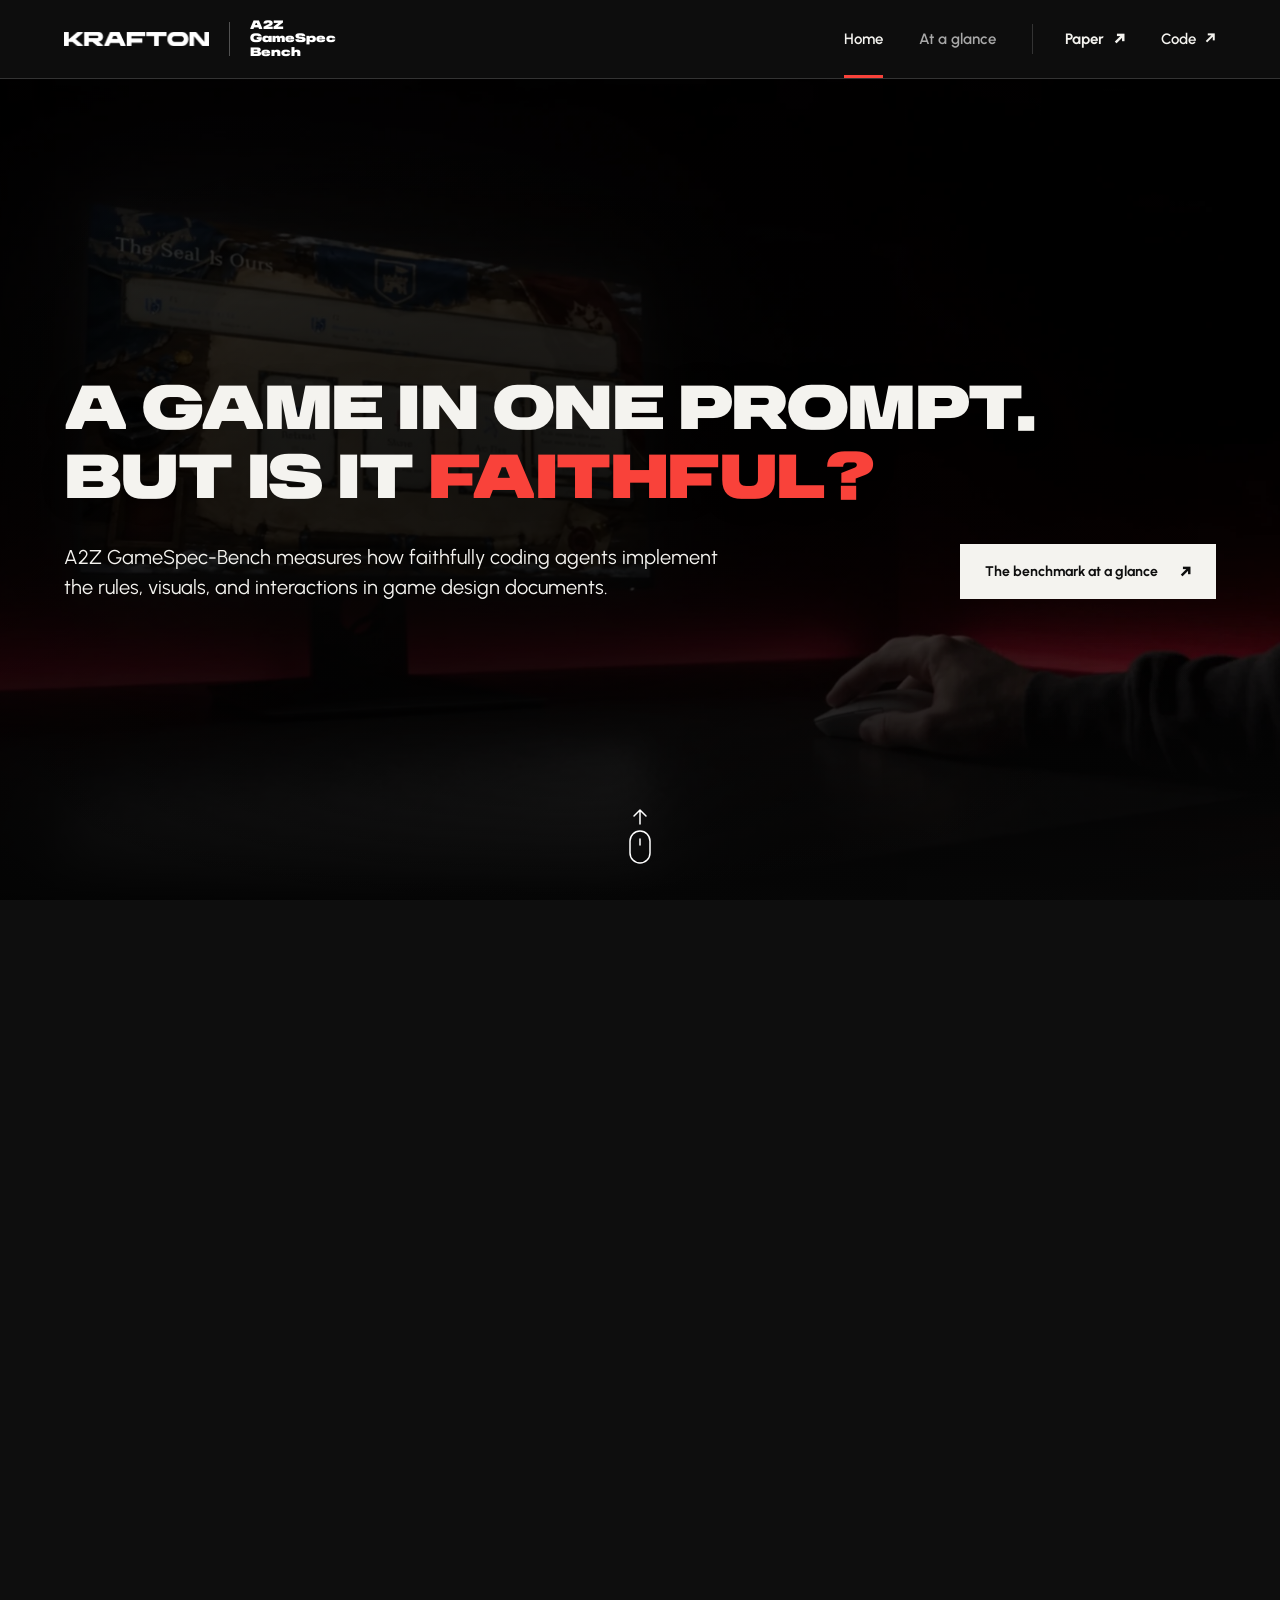
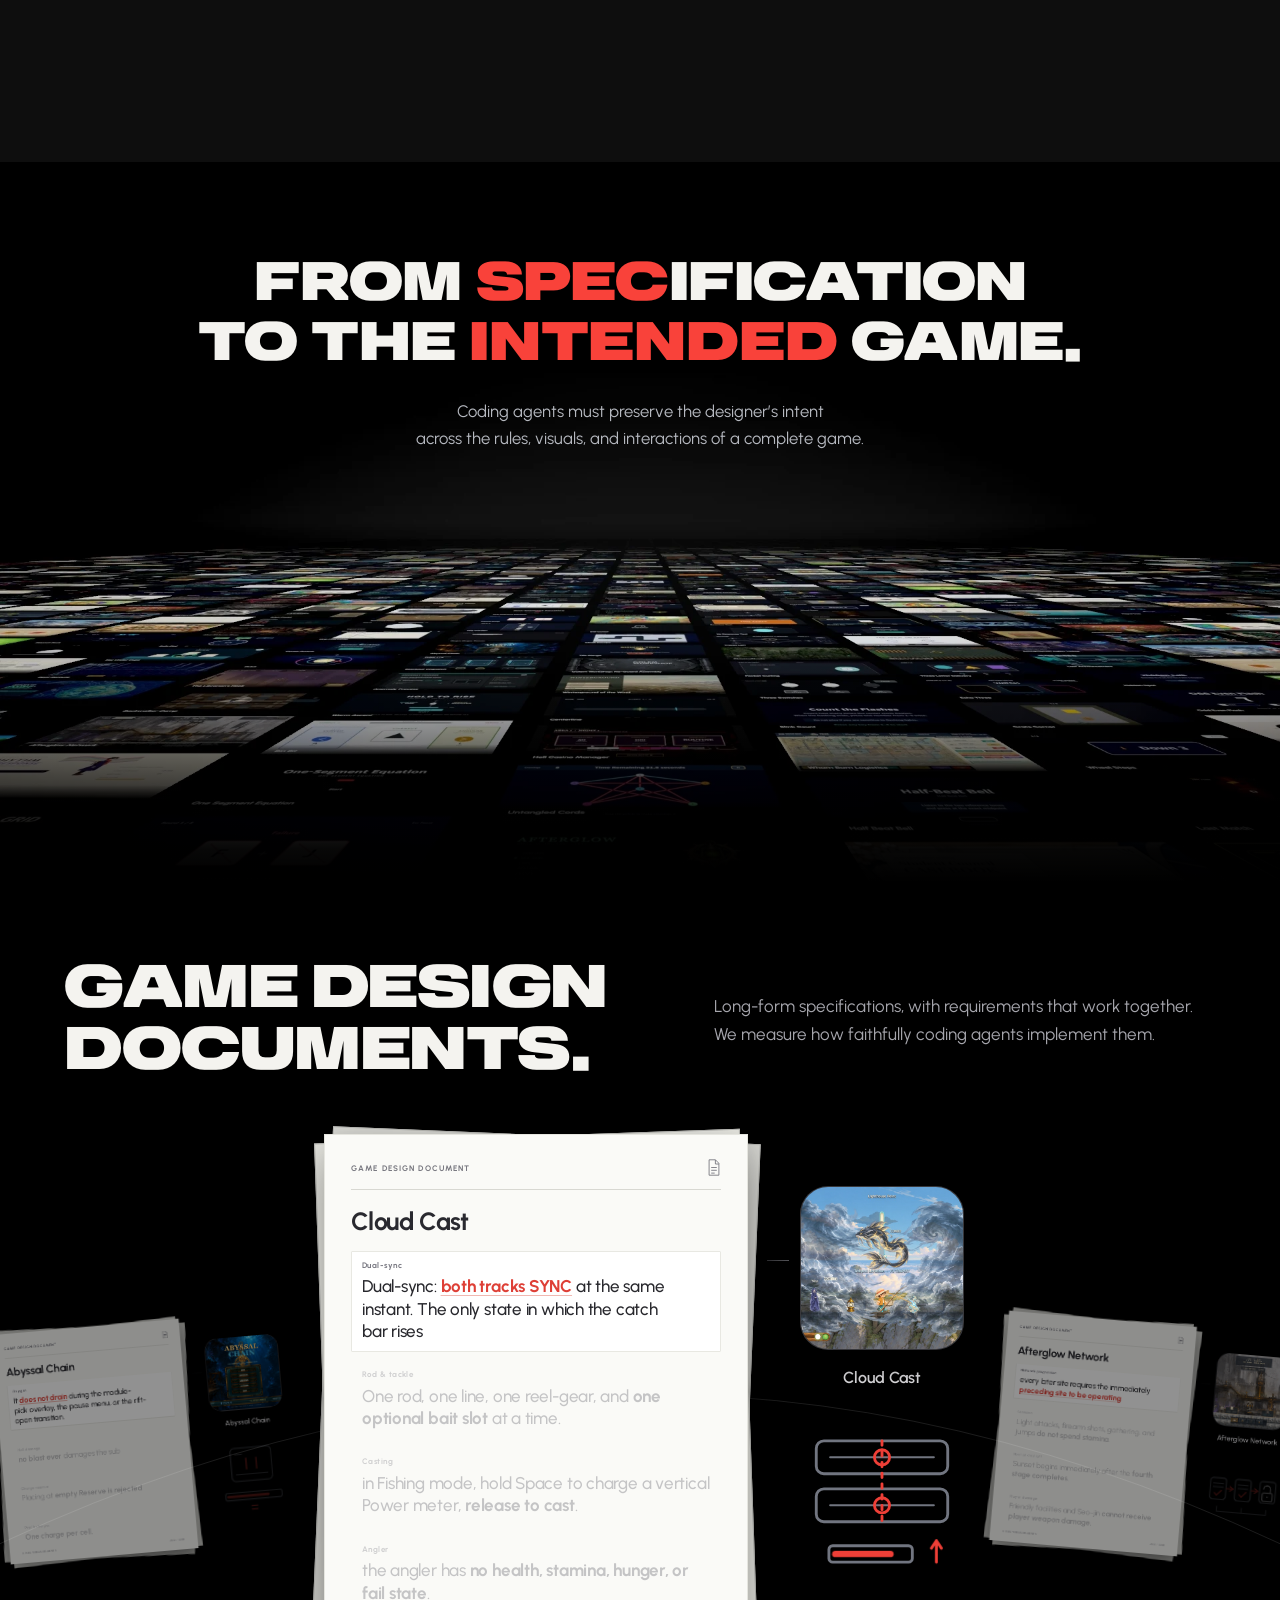
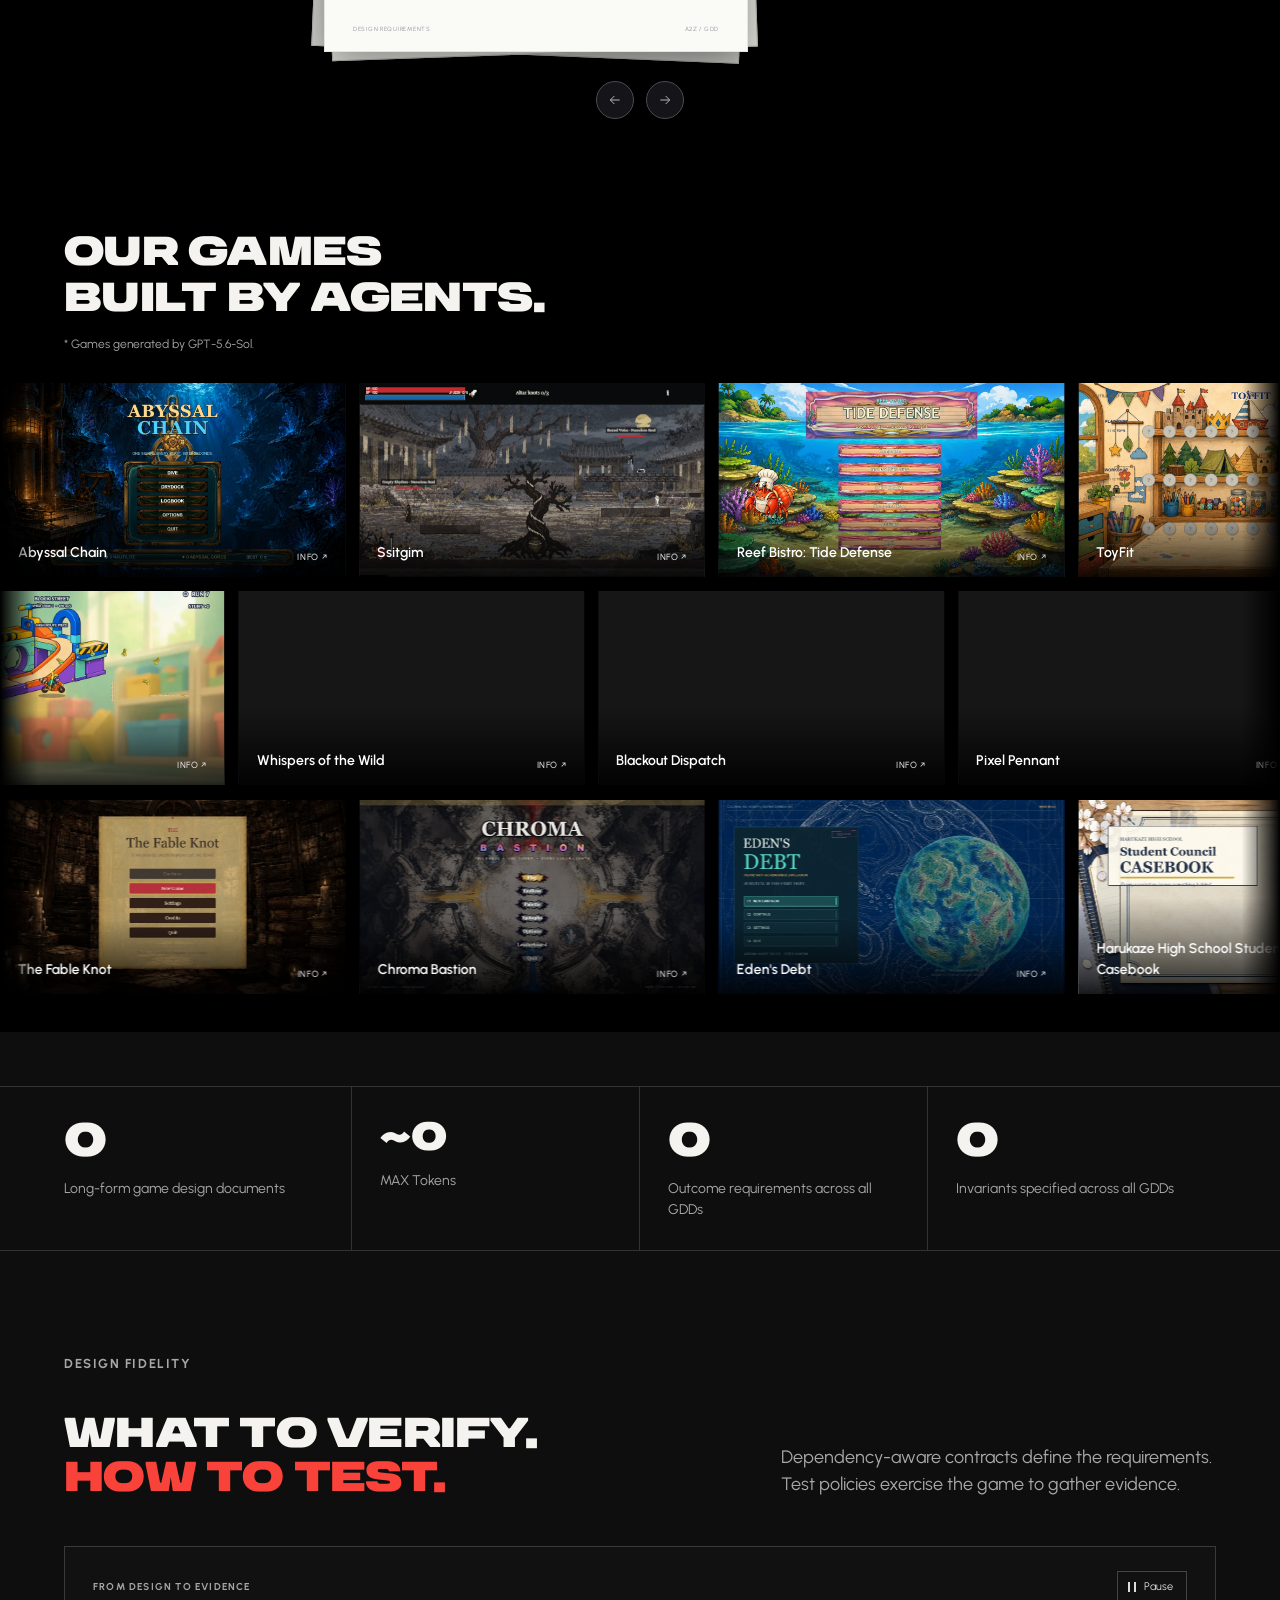
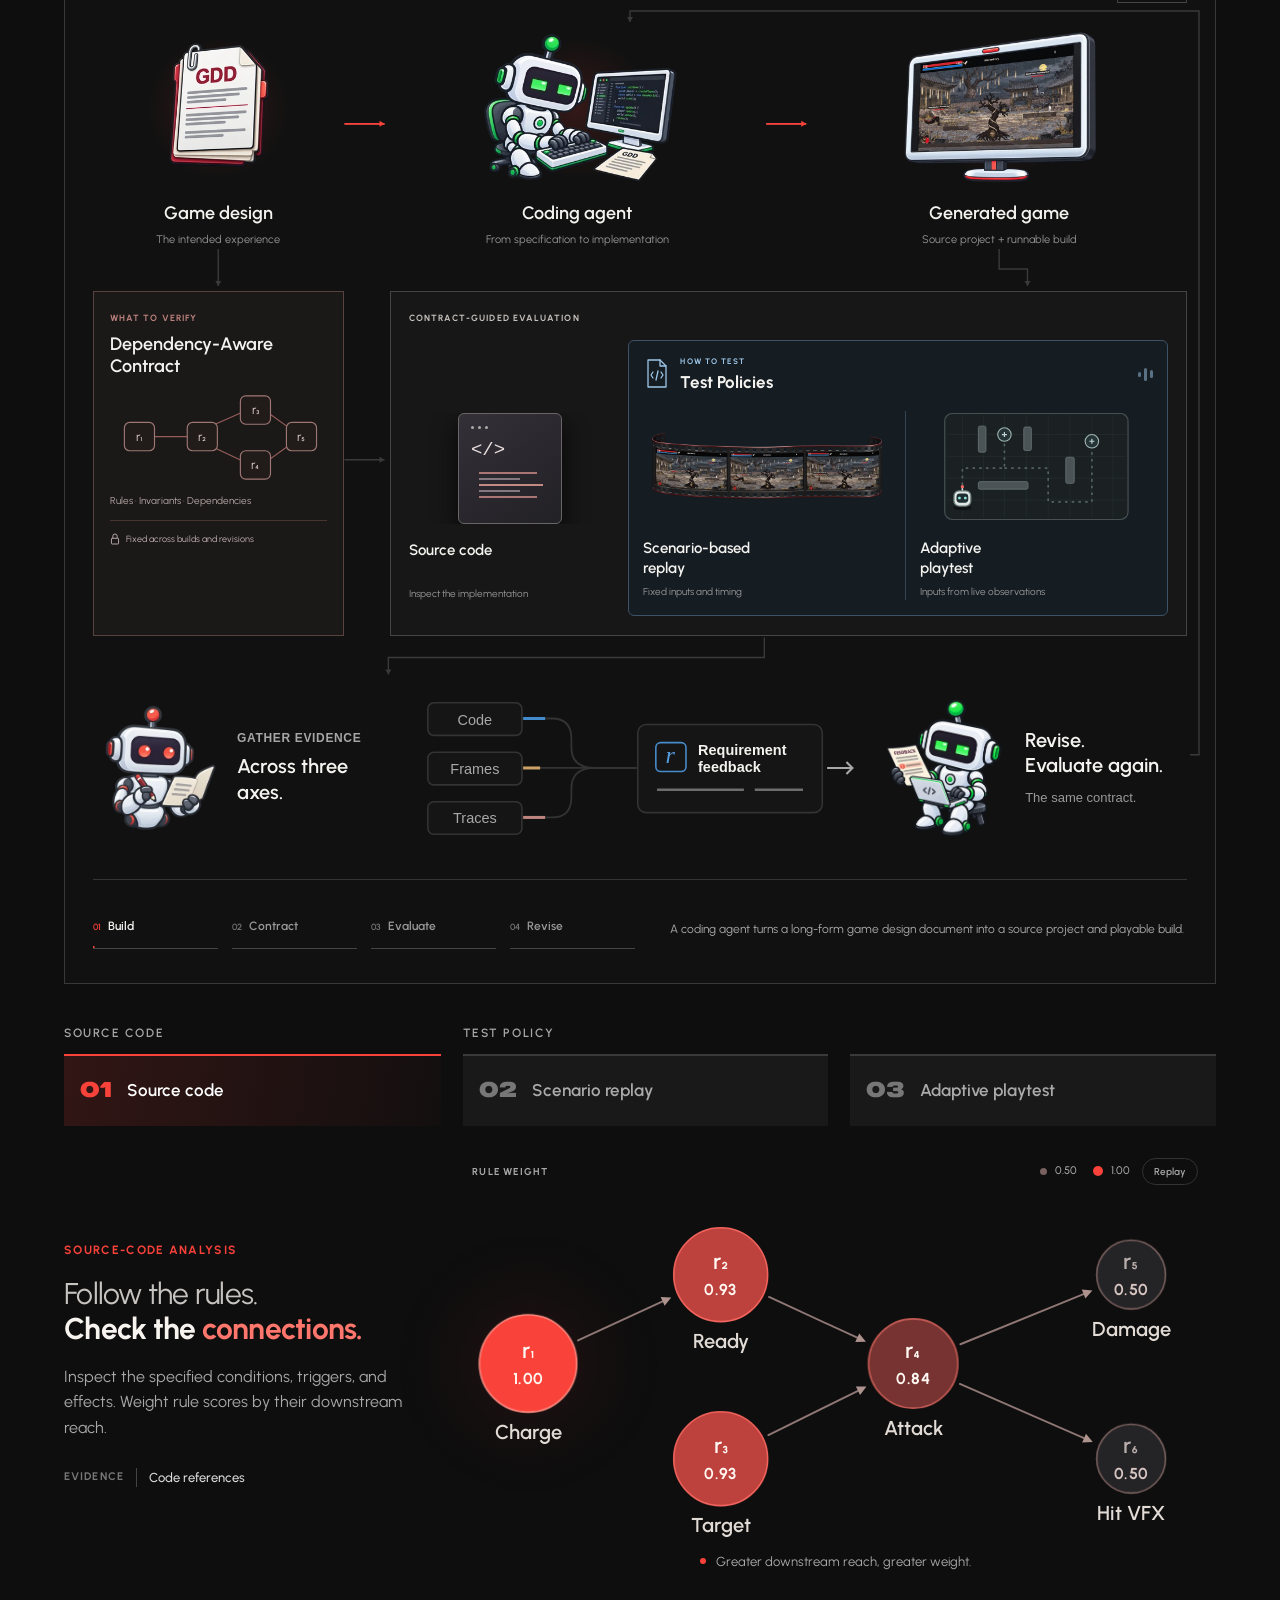
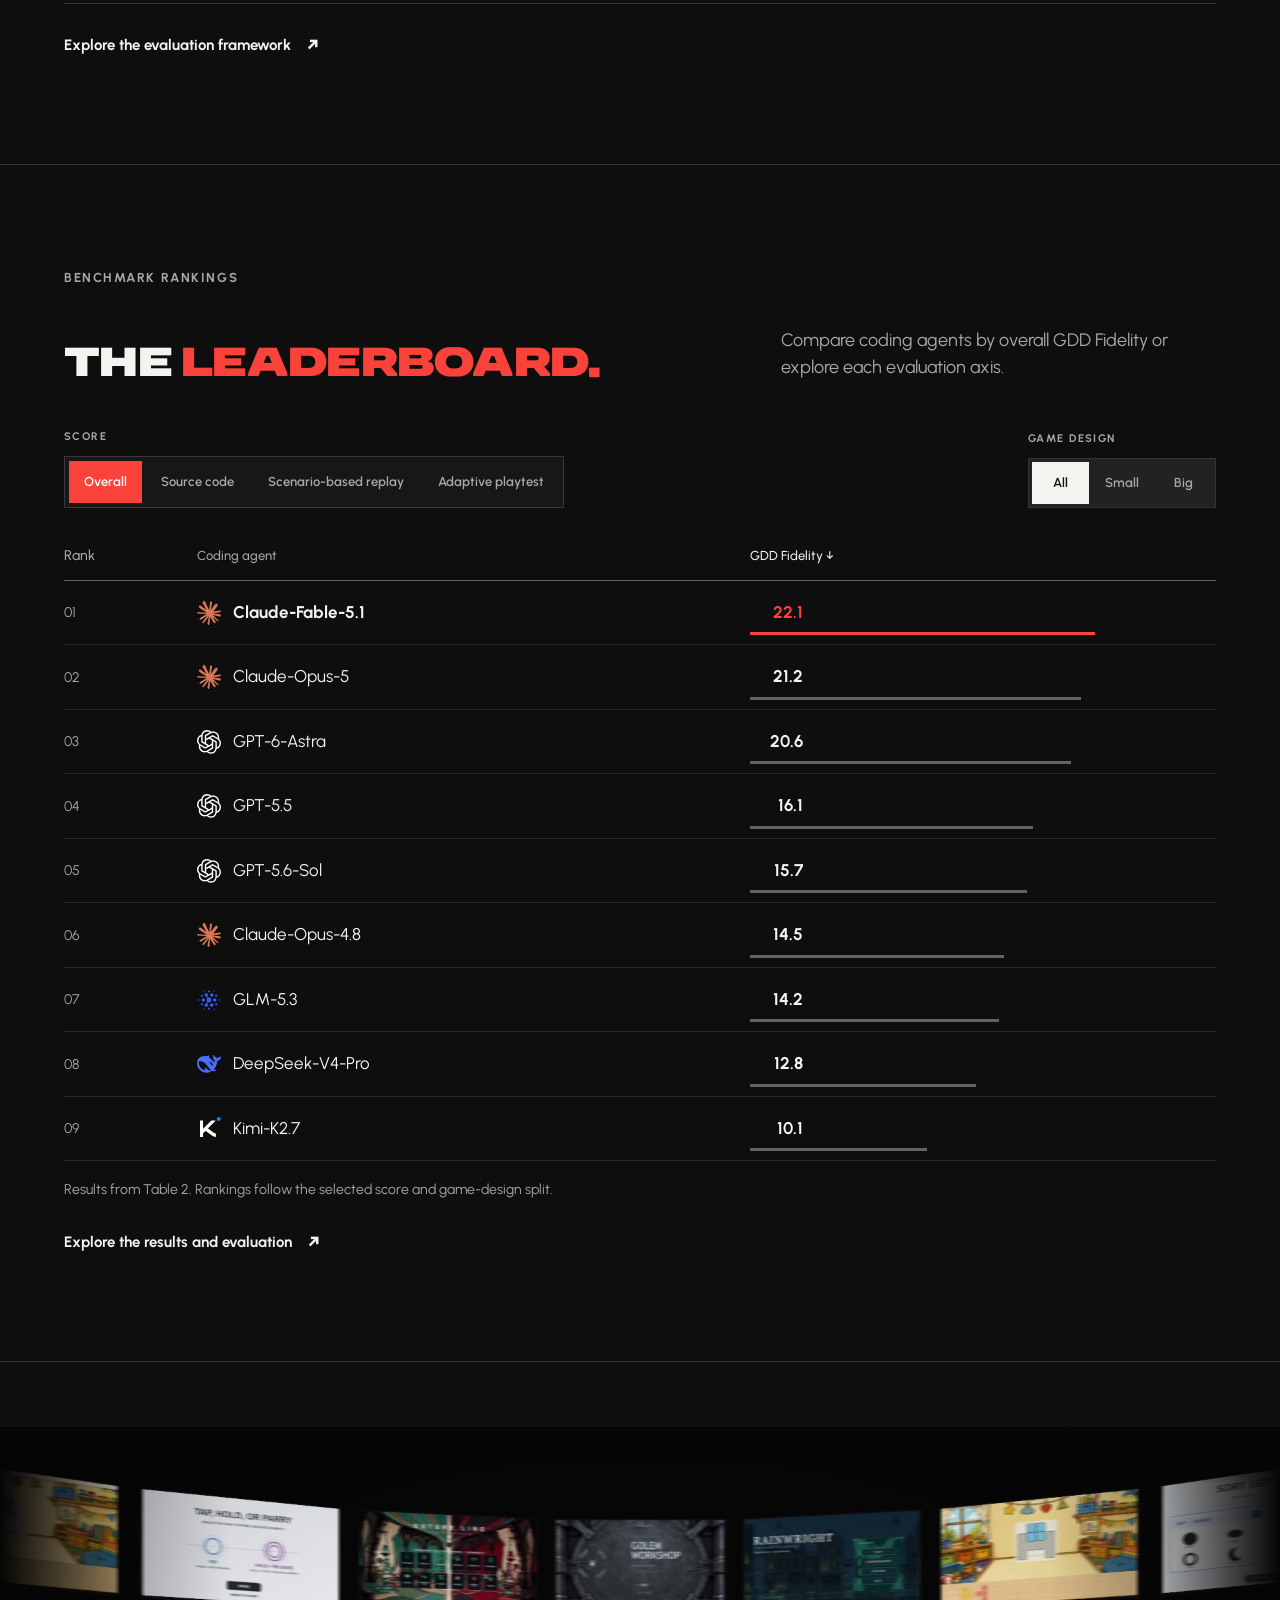
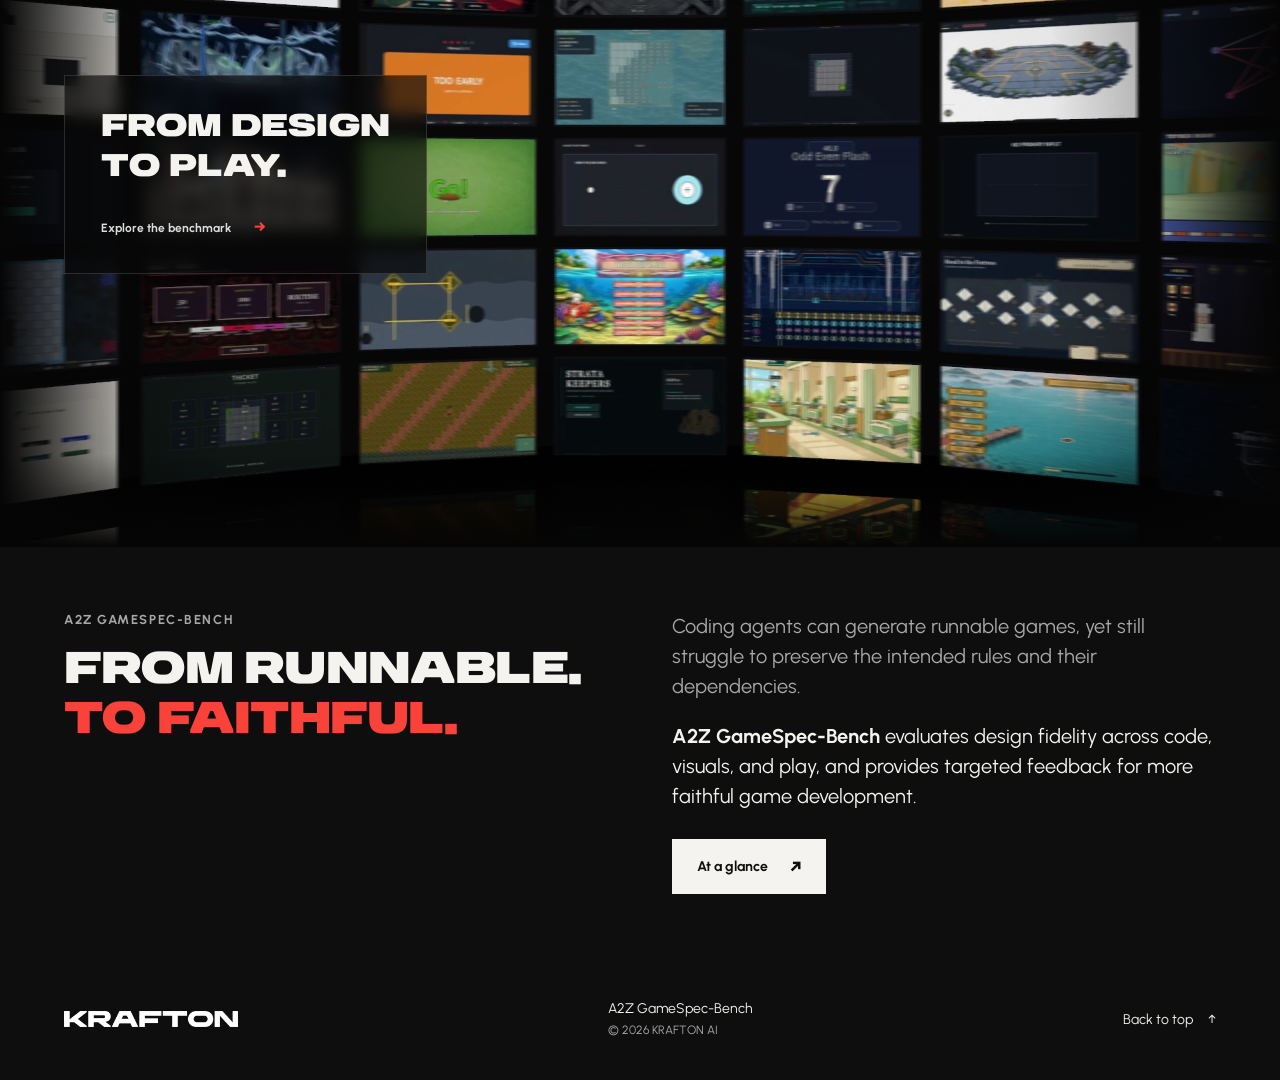
<file: index.html>
<!doctype html>
<html lang="en"><head>
  <meta charset="utf-8">
  <meta name="viewport" content="width=device-width, initial-scale=1">
  <title>A2Z GameSpec-Bench | KRAFTON AI</title>
  <meta name="description" content="Evaluating how faithfully coding agents implement 100 long-form game design documents. Fixed Dependency-Aware Contracts guide source-code inspection, scenario-based replay, and adaptive playtesting, with requirement-specific evidence and revision feedback.">
  <meta name="theme-color" content="#0e0e0e">
  <meta property="og:title" content="A2Z GameSpec-Bench: How Faithfully Can Coding Agents Generate Games from Game Design Specifications?">
  <meta property="og:description" content="Evaluating how faithfully coding agents implement 100 long-form game design documents. Fixed Dependency-Aware Contracts guide source-code inspection, scenario-based replay, and adaptive playtesting, with requirement-specific evidence and revision feedback.">
  <meta property="og:type" content="website">
  <meta property="og:url" content="https://a2z-gamespec-bench.github.io/">
  <meta property="og:image" content="https://a2z-gamespec-bench.github.io/assets/social-preview.png">
  <meta property="og:image:type" content="image/png">
  <meta property="og:image:width" content="2319">
  <meta property="og:image:height" content="1152">
  <meta property="og:image:alt" content="A2Z GameSpec Bench logo over a collage of generated games">
  <meta name="twitter:card" content="summary_large_image">
  <meta name="twitter:title" content="A2Z GameSpec-Bench: How Faithfully Can Coding Agents Generate Games from Game Design Specifications?">
  <meta name="twitter:description" content="Evaluating how faithfully coding agents implement 100 long-form game design documents. Fixed Dependency-Aware Contracts guide source-code inspection, scenario-based replay, and adaptive playtesting, with requirement-specific evidence and revision feedback.">
  <meta name="twitter:image" content="https://a2z-gamespec-bench.github.io/assets/social-preview.png">
  <meta name="twitter:image:alt" content="A2Z GameSpec Bench logo over a collage of generated games">
  <link rel="icon" type="image/png" href="assets/favicon.png">





<link rel="preload" href="styles.css" as="style">
<link rel="preload" href="assets/media/home-teaser.webp" as="image" fetchpriority="high">
<link rel="preload" href="assets/fonts/krafton-sans.otf" as="font" type="font/otf" crossorigin>
<link id="site-styles" rel="stylesheet" href="styles.css" media="print" onload="this.media='all';this.dataset.loaded='true'" onerror="this.dataset.loaded='error'">
<noscript><link rel="stylesheet" href="styles.css"></noscript>
<script src="site-config.js" defer></script><script id="site-script" src="script.js" defer></script>
</head><body class="home-page"><!-- Krafton loader. -->
<style id="krafton-loader-style">html{background:#0e0e0e}body{margin:0}/* The original KRAFTON wordmark masks one compositor-backed red fill. */
#krafton-loader[hidden]{display:none!important}
#krafton-loader{position:fixed;inset:0;z-index:2147483000;display:grid;place-items:center;background:#0e0e0e;opacity:1;pointer-events:none;transition:opacity 160ms ease-out;contain:layout paint}
#krafton-loader.kl-leaving{opacity:0}
#krafton-loader .kl-mark{position:relative;width:min(64vw,520px);aspect-ratio:600/56;background:#484848;-webkit-mask:var(--krafton-loader-logo) center/contain no-repeat;mask:var(--krafton-loader-logo) center/contain no-repeat;transform:translateY(-2vh);isolation:isolate}
#krafton-loader .kl-fill{position:absolute;inset:0;background:#f9423a;transform:scaleX(0);transform-origin:left center;will-change:transform}
#krafton-loader .kl-announcement{position:absolute;width:1px;height:1px;padding:0;margin:-1px;overflow:hidden;clip-path:inset(50%);white-space:nowrap;border:0}
@media(max-width:600px){#krafton-loader .kl-mark{width:72vw}}
@media(prefers-reduced-motion:reduce){#krafton-loader{transition:none}#krafton-loader .kl-fill{display:none}}
</style>
<div id="krafton-loader" data-loading-mode="static" hidden style="--krafton-loader-logo:url('[data-uri]')">
  <div class="kl-mark" aria-hidden="true"><span class="kl-fill"></span></div>
  <span class="kl-announcement" role="status">Loading A2Z GameSpec-Bench</span>
</div>
<script id="krafton-loader-controller">(function kraftonLoadingMark() {
  'use strict';
  const overlay = document.getElementById('krafton-loader');
  if (!overlay || window.A2ZLoader) return;
  const motion = window.matchMedia('(prefers-reduced-motion: reduce)');
  const preview = overlay.dataset.loadingMode === 'preview';
  const fill = overlay.querySelector('.kl-fill');
  let finished = false, readinessStarted = false, progress = 0, displayed = 0;
  let frame = 0, lastFrame = 0, firstPaint = true, completionAnimation = null, leaving = false;
  const cleanups = [];
  overlay.hidden = false;
  let timeout = setTimeout(dismiss, 8000);
  function paint(value) { fill.style.transform = `scaleX(${value.toFixed(5)})`; }
  function queueFrame() { if (!frame && !finished && !leaving && overlay.isConnected) frame = requestAnimationFrame(draw); }
  function draw(time) {
    frame = 0;
    if (!overlay.isConnected || leaving || finished) return;
    if (motion.matches || document.hidden) {
      displayed = progress;paint(displayed);
      if (finished) remove();
      return;
    }
    if (firstPaint) {
      firstPaint = false;lastFrame = time;paint(displayed);queueFrame();return;
    }
    const elapsed = Math.min(20,Math.max(0,time-lastFrame));lastFrame = time;
    // Follow actual completed work smoothly. The fill never leads readiness.
    displayed = Math.min(progress,displayed+(progress-displayed)*(1-Math.exp(-elapsed/120)));
    if (progress-displayed < .00025) displayed = progress;
    paint(displayed);
    if (progress-displayed > .0001) queueFrame();
  }
  function advance(value) {
    if (finished || !Number.isFinite(value)) return;
    const next = Math.max(progress,Math.min(.995,Math.max(0,value)));
    progress = next;queueFrame();
  }
  function remove() {
    if (!overlay.isConnected) return;
    clearTimeout(timeout);
    cancelAnimationFrame(frame);frame=0;completionAnimation?.cancel();completionAnimation=null;
    overlay.remove();
    document.dispatchEvent(new Event('a2z-page-visible'));
  }
  function dismiss() {
    finished = true;clearTimeout(timeout);
    cleanups.splice(0).forEach(cleanup => cleanup());remove();
  }
  function finish() {
    if (finished) return;
    finished = true;progress = 1;
    cleanups.splice(0).forEach(cleanup => cleanup());
    cancelAnimationFrame(frame);frame = 0;
    if (motion.matches || document.hidden) { remove();return; }
    // Real readiness is already complete. Settle the remaining visible distance
    // on the compositor so subsequent page work cannot interrupt the final fill.
    const duration = 120 + 120 * (1-displayed);
    completionAnimation = fill.animate(
      [{transform:`scaleX(${displayed})`},{transform:'scaleX(1)'}],
      {duration,easing:'cubic-bezier(.25,.1,.25,1)',fill:'forwards'}
    );
    completionAnimation.finished.then(() => {
      if (!overlay.isConnected) return;
      displayed = 1;paint(1);completionAnimation?.cancel();completionAnimation = null;
      leaving = true;
      // Render a fully red mark before fading the overlay.
      requestAnimationFrame(() => {
        if (!overlay.isConnected) return;
        overlay.classList.add('kl-leaving');setTimeout(remove,180);
      });
    }).catch(() => {});
  }
  const onKey = event => { if (event.key === 'Tab' || event.key === 'Escape') dismiss(); };
  document.addEventListener('keydown',onKey);
  cleanups.push(() => document.removeEventListener('keydown',onKey));
  // Pointer and keyboard users can always interact with the page immediately.
  const onPointer = () => dismiss();
  document.addEventListener('pointerdown',onPointer,{once:true});
  cleanups.push(() => document.removeEventListener('pointerdown',onPointer));
  window.addEventListener('pageshow',event => { if (event.persisted) dismiss(); });
  document.addEventListener('visibilitychange',() => { if (document.hidden && finished) remove();else if (!document.hidden) queueFrame(); });
  function bounded(promise, milliseconds) {
    return new Promise(resolve => {
      let timer = setTimeout(resolve,milliseconds);
      Promise.resolve(promise).then(resolve,resolve).finally(() => clearTimeout(timer));
    });
  }
  function imageReady(image) {
    if (image.complete) return image.decode?.().catch(() => {}) || Promise.resolve();
    return new Promise(resolve => {
      const done = () => { image.removeEventListener('load',done);image.removeEventListener('error',done);resolve(); };
      image.addEventListener('load',done,{once:true});image.addEventListener('error',done,{once:true});
      cleanups.push(done);
    });
  }
  async function ready() {
    if (readinessStarted || finished) return;
    readinessStarted = true;
    if (document.readyState === 'loading') await new Promise(resolve => document.addEventListener('DOMContentLoaded',resolve,{once:true}));
    if (finished) return;
    const base = preview ? .92 : .45;
    advance(base);
    // Layout identifies just the first visible screen. Offscreen screenshots and
    // full gameplay videos must never delay access to the page.
    const criticalImages = [...document.querySelectorAll('.masthead img, main:not([hidden]) img')].filter(image => {
      const box = image.getBoundingClientRect();
      return box.width > 0 && box.height > 0 && box.bottom > 0 && box.top < window.innerHeight && image.getAttribute('src');
    }).slice(0,6);
    const tasks = criticalImages.map(image => bounded(imageReady(image),1500));
    const hero = document.querySelector('main:not([hidden]) [data-hero-video]');
    if (hero?.poster && !hero.hidden) {
      const poster = new Image(); poster.src = hero.poster;
      tasks.push(bounded(imageReady(poster),1500));
    }
    if (document.fonts) {
      const requestedFonts = [document.fonts.load('700 32px Krafton'),document.fonts.load('500 16px Urbanist')];
      tasks.push(bounded(Promise.allSettled(requestedFonts).then(() => document.fonts.ready),1800));
    }
    if (!tasks.length) { finish(); return; }
    let settled = 0;
    await Promise.all(tasks.map(task => Promise.resolve(task).finally(() => {
      settled++;
      advance(base + (1-base) * settled/tasks.length);
    })));
    finish();
  }
  window.A2ZLoader = Object.freeze({
    progress:advance,
    ready,
    finish,
    dismiss,
    get finished() { return finished; },
    get progressValue() { return progress; }
  });
  advance(0);
  if (!preview) {
    const stylesheet = document.getElementById('site-styles');
    window.A2ZStylesReady = new Promise(resolve => {
      const settled = () => {
        if (stylesheet) {
          stylesheet.removeEventListener('load',settled);
          stylesheet.removeEventListener('error',settled);
          stylesheet.media = 'all';
        }
        advance(.25);
        resolve();
      };
      if (!stylesheet || stylesheet.dataset.loaded || stylesheet.sheet) settled();
      else {
        stylesheet.addEventListener('load',settled,{once:true});
        stylesheet.addEventListener('error',settled,{once:true});
      }
    });
    document.addEventListener('DOMContentLoaded',() => advance(.1),{once:true});
    document.getElementById('site-script')?.addEventListener('error',() => {
      window.A2ZStylesReady.then(ready);
    },{once:true});
  }
})();
</script>
<a class="skip" href="#main">Skip to content</a><header class="masthead"><div class="shell mast-inner"><div class="mast-brands">
  <a class="brand" href="https://krafton.ai/en/" target="_blank" rel="noopener" aria-label="KRAFTON, visit KRAFTON AI"><img src="assets/krafton-wordmark.png" alt="KRAFTON" width="600" height="56"></a>
  <span class="mast-brand-divider" aria-hidden="true"></span>
  <a class="bench-brand" href="index.html" aria-label="A2Z GameSpec-Bench, Home"><span aria-hidden="true">A2Z</span><span aria-hidden="true">GameSpec</span><span aria-hidden="true">Bench</span></a>
</div>
    <nav aria-label="Main navigation"><a href="index.html" aria-current="page">Home</a><a href="at-a-glance.html">At a glance</a><a class="paper-nav" data-paper-link href="https://arxiv.org/abs/2609.39564" target="_blank" rel="noopener noreferrer">Paper <span aria-hidden="true">↗</span></a><a class="code-nav" data-code-link href="https://github.com/krafton-ai/a2z-gamespec-bench" target="_blank" rel="noopener">Code <span aria-hidden="true">↗</span></a></nav>
    <details class="mast-menu">
      <summary aria-label="Navigation menu"><span>Menu</span><svg viewBox="0 0 24 24" width="20" height="20" aria-hidden="true"><path d="M4 7h16M4 12h16M4 17h16"/></svg></summary>
      <nav aria-label="Main navigation"><a href="index.html" aria-current="page">Home</a><a href="at-a-glance.html">At a glance</a><a class="paper-nav" data-paper-link href="https://arxiv.org/abs/2609.39564" target="_blank" rel="noopener noreferrer">Paper <span aria-hidden="true">↗</span></a><a class="code-nav" data-code-link href="https://github.com/krafton-ai/a2z-gamespec-bench" target="_blank" rel="noopener">Code <span aria-hidden="true">↗</span></a></nav>
    </details>
  </div></header><main id="main" data-view="home">
  <section class="home-hero" aria-labelledby="home-title">
    <div class="hero-scroll" data-hero-scroll>
      <div class="hero-stage">
        <div class="hero-media" aria-hidden="true"><video data-hero-video muted autoplay loop playsinline preload="none" poster="assets/media/home-teaser.webp" tabindex="-1" hidden></video></div>
        <div class="hero-intro shell" data-hero-intro>
    <h1 id="home-title">A GAME IN ONE PROMPT.<br>BUT IS IT <span class="accent">FAITHFUL?</span></h1>
    <div class="hero-bottom"><p>A2Z GameSpec-Bench measures how faithfully coding agents implement<br class="desktop-break"> the rules, visuals, and interactions in game design documents.</p><a class="button primary" href="at-a-glance.html">The benchmark at a glance <span aria-hidden="true">↗</span></a></div>
        </div>
        <button class="hero-scroll-cue" type="button" data-hero-scroll-cue aria-label="Scroll to reveal A2Z GameSpec-Bench"><svg viewBox="0 0 30 62" aria-hidden="true"><g class="cue-arrow"><path d="M9 10 15 4l6 6M15 4v14"/></g><rect x="5" y="25" width="20" height="32" rx="10"/><path class="cue-wheel" d="M15 33v6"/></svg></button>
        <div class="hero-brand-curtain" aria-hidden="true"></div>
        <div class="hero-brand">
          <div class="hero-brand-content shell">
            <div class="hero-wordmark" aria-hidden="true">
              <span class="hero-logo-line"><span>A2Z</span></span>
              <span class="hero-logo-line"><span>GameSpec</span></span>
              <span class="hero-logo-line"><span>Bench</span></span>
            </div>
          </div>
        <div class="hero-credits shell"><p class="hero-author-names"><span><a class="author-link" href="https://glanceyes.github.io" target="_blank" rel="noopener noreferrer">Seonho Lee</a><sup>*†1</sup></span><span><a class="author-link" href="https://github.com/jwr0218" target="_blank" rel="noopener noreferrer">Wonryeol Jeong</a><sup>*†1</sup></span><span><a class="author-link" href="https://github.com/albusdemens" target="_blank" rel="noopener noreferrer">Alberto Cereser</a><sup>†1</sup></span><span><a class="author-link" href="https://2na-97.github.io/" target="_blank" rel="noopener noreferrer">Inha Kang</a><sup>‡1,2</sup></span><span><a class="author-link" href="https://github.com/hjkim001" target="_blank" rel="noopener noreferrer">Hyeonjong Kim</a><sup>1</sup></span><span><a class="author-link" href="https://github.com/Kwak-Seungmin" target="_blank" rel="noopener noreferrer">Seungmin Kwak</a><sup>‡1,3</sup></span><span><a class="author-link" href="https://dongmean.github.io" target="_blank" rel="noopener noreferrer">Dongmin Park</a><sup>1</sup></span></p><p class="hero-author-affiliations">¹ KRAFTON &nbsp; ² KAIST &nbsp; ³ Korea National University of Arts</p></div>
        </div>
      </div>
    </div>
<!-- Design horizon. -->
<section class="design-horizon" data-design-horizon aria-labelledby="design-horizon-title">
  <video class="design-horizon-video" data-horizon-video muted loop playsinline preload="none" poster="assets/media/design-horizon.webp" data-src="assets/media/design-horizon.mp4" aria-hidden="true" tabindex="-1"></video>
  <div class="design-horizon-copy shell">
    <h2 id="design-horizon-title"><span>FROM <span class="intent-accent">SPEC</span>IFICATION</span><span>TO THE <span class="intent-accent">INTENDED</span> GAME.</span></h2>
    <p>Coding agents must preserve the designer’s intent<br>across the rules, visuals, and interactions<br class="horizon-mobile-break"> of a complete game.</p>
  </div>
</section>


<!-- Gdd document rollout. -->
<section class="gdd-rollout gdd-library gdd-arc-library" data-gdd-rollout aria-labelledby="gdd-rollout-title">
<div class="gdd-content"><div class="shell gdd-heading"><h2 id="gdd-rollout-title">GAME DESIGN<br>DOCUMENTS.</h2><p>Long-form specifications, with requirements that work together. We measure how faithfully coding agents implement them.</p></div>
<div class="gdd-pair-stage" data-gdd-stage tabindex="0" aria-label="Game design excerpts. Use left and right arrow keys to browse. Focusing here pauses automatic movement. Up and down arrow keys select requirements.">
<svg class="gdd-arc-line" viewBox="0 0 1440 500" preserveAspectRatio="none" aria-hidden="true"><path d="M-100 428 Q720 68 1540 428"/></svg>
<div class="gdd-pair-deck" data-gdd-deck><article class="gdd-pair" data-gdd-pair="0" aria-label="Cloud Cast design document and game">
<div class="gdd-document-wrap"><div class="gdd-document-backing" aria-hidden="true"></div><div class="gdd-document">
<div class="gdd-document-top"><span>GAME DESIGN DOCUMENT</span><svg viewBox="0 0 20 24" aria-hidden="true"><path d="M3 1h9l5 5v17H3zM12 1v6h5M6 12h8M6 16h8M6 20h5"/></svg></div>
<p class="gdd-document-game">Cloud Cast</p><div class="gdd-requirements" role="group" aria-label="Design requirements"><button type="button" class="gdd-requirement-row is-requirement-focus" data-gdd-requirement="0" aria-pressed="true"><span class="gdd-requirement-label">Dual-sync</span><span class="gdd-requirement">Dual-sync: <mark>both tracks SYNC</mark> at the same instant. The only state in which the catch bar rises</span></button><button type="button" class="gdd-requirement-row" data-gdd-requirement="1" aria-pressed="false"><span class="gdd-requirement-label">Rod &amp; tackle</span><span class="gdd-requirement">One rod, one line, one reel-gear, and <mark>one optional bait slot</mark> at a time.</span></button><button type="button" class="gdd-requirement-row" data-gdd-requirement="2" aria-pressed="false"><span class="gdd-requirement-label">Casting</span><span class="gdd-requirement">in Fishing mode, hold Space to charge a vertical Power meter, <mark>release to cast</mark>.</span></button><button type="button" class="gdd-requirement-row" data-gdd-requirement="3" aria-pressed="false"><span class="gdd-requirement-label">Angler</span><span class="gdd-requirement">the angler has <mark>no health, stamina, hunger, or fail state</mark>.</span></button></div>
<div class="gdd-document-footer"><span>DESIGN REQUIREMENTS</span><span>A2Z / GDD</span></div>
</div></div>
<figure class="gdd-game-tile"><div class="gdd-app-image"><img src="assets/replay/fig-s27-cloud-cast-02.jpeg" alt="Game capture from Cloud Cast" loading="lazy" decoding="async"></div><figcaption>Cloud Cast<div class="gdd-semantics" data-gdd-semantics><svg class="gdd-semantic-state is-semantic-active" data-gdd-semantic="0" viewBox="0 0 144 144" role="img" aria-label="Dual-sync: Dual-sync: both tracks SYNC at the same instant. The only state in which the catch bar rises" aria-hidden="false"><rect x="20" y="26" width="104" height="26" rx="6" class="gsm-muted"/><rect x="20" y="64" width="104" height="26" rx="6" class="gsm-muted"/><path d="M31 39H113M31 77H113" class="gsm-detail gsm-muted" /><path d="M72 26V90" class="gsm-accent gsm-dashed" /><circle cx="72" cy="39" r="6" class="gsm-accent gsm-soft-fill"/><circle cx="72" cy="77" r="6" class="gsm-accent gsm-soft-fill"/><rect x="30" y="109" width="66" height="13" rx="3" class="gsm-muted"/><path d="M35 115.5H78.68" class="gsm-accent gsm-grow gsm-bar" /><path d="M115 122L115 105M111.00 111.00L115 105L119.00 111.00" class="gsm-accent gsm-draw" pathLength="1" /></svg><svg class="gdd-semantic-state" data-gdd-semantic="1" viewBox="0 0 144 144" role="img" aria-label="Rod &amp; tackle: One rod, one line, one reel-gear, and one optional bait slot at a time." aria-hidden="true"><rect x="17" y="20" width="48" height="48" rx="8" class="gsm-muted"/><rect x="79" y="20" width="48" height="48" rx="8" class="gsm-muted"/><rect x="17" y="82" width="48" height="48" rx="8" class="gsm-muted"/><rect x="79" y="82" width="48" height="48" rx="8" class="gsm-muted gsm-dashed"/><path d="M29 57L48 30Q56 24 57 35M33 53l-4 -3M48 30l-3 14M90 33C119 32 88 55 115 55" class="gsm-accent" /><circle cx="41" cy="106" r="12" class=""/><circle cx="41" cy="106" r="6" class="gsm-detail"/><path d="M41 94V89M53 106h5M58 106v6" class="gsm-detail" /><path d="M97 95q14 -4 9 7l-5 9q-4 9 10 6" class="gsm-accent" /><path d="M101 96l1 4M103 105l4 2M100 112l5 1" class="gsm-accent gsm-detail" /></svg><svg class="gdd-semantic-state" data-gdd-semantic="2" viewBox="0 0 144 144" role="img" aria-label="Casting: in Fishing mode, hold Space to charge a vertical Power meter, release to cast." aria-hidden="true"><rect x="21" y="31" width="14" height="65" rx="5" class="gsm-muted"/><path d="M28 87V49" class="gsm-accent gsm-draw" pathLength="1" /><path d="M47 95L64 59Q71 44 83 50M52 85l-4 -2" class="gsm-detail" /><path d="M65 60Q91 15 121 49" class="gsm-accent gsm-draw" pathLength="1" /><circle cx="121" cy="49" r="3.5" class="gsm-accent gsm-soft-fill"/><rect x="44" y="107" width="72" height="21" rx="5" class="gsm-muted"/><path d="M55 114v7h49v-7" class="gsm-detail" /></svg><svg class="gdd-semantic-state" data-gdd-semantic="3" viewBox="0 0 144 144" role="img" aria-label="Angler: the angler has no health, stamina, hunger, or fail state." aria-hidden="true"><circle cx="49" cy="40" r="7" class=""/><path d="M40 74V58q0 -9 9 -9t9 9v16M40 63l-7 6M58 63l7 6M45 74v15M53 74v15" class="" /><path d="M66 64L83 44Q89 36 92 43M80 46v31" class="gsm-detail" /><rect x="92" y="25" width="34" height="70" rx="6" class="gsm-muted"/><path d="M100 40c0 -7 9 -7 9 0c0 -7 9 -7 9 0q0 5 -9 11q-9 -6 -9 -11M111 57l-8 14h10l-5 12" class="gsm-detail gsm-muted" /><path d="M95 92L123 28" class="gsm-accent" /><path d="M21 118H121" class="gsm-muted" /></svg></div></figcaption></figure>
<button class="gdd-neighbor-button" type="button" tabindex="-1" aria-hidden="true" data-gdd-select></button></article><article class="gdd-pair" data-gdd-pair="1" aria-label="Afterglow Network design document and game" hidden>
<div class="gdd-document-wrap"><div class="gdd-document-backing" aria-hidden="true"></div><div class="gdd-document">
<div class="gdd-document-top"><span>GAME DESIGN DOCUMENT</span><svg viewBox="0 0 20 24" aria-hidden="true"><path d="M3 1h9l5 5v17H3zM12 1v6h5M6 12h8M6 16h8M6 20h5"/></svg></div>
<p class="gdd-document-game">Afterglow Network</p><div class="gdd-requirements" role="group" aria-label="Design requirements"><button type="button" class="gdd-requirement-row is-requirement-focus" data-gdd-requirement="0" aria-pressed="true" tabindex="-1"><span class="gdd-requirement-label">Network progression</span><span class="gdd-requirement">every later site requires the immediately <mark>preceding site to be operating</mark>.</span></button><button type="button" class="gdd-requirement-row" data-gdd-requirement="1" aria-pressed="false" tabindex="-1"><span class="gdd-requirement-label">Stamina</span><span class="gdd-requirement">Light attacks, firearm shots, gathering, and jumps <mark>do not spend stamina</mark>.</span></button><button type="button" class="gdd-requirement-row" data-gdd-requirement="2" aria-pressed="false" tabindex="-1"><span class="gdd-requirement-label">Normal daylight</span><span class="gdd-requirement">Sunset begins immediately after the <mark>fourth stage completes</mark>.</span></button><button type="button" class="gdd-requirement-row" data-gdd-requirement="3" aria-pressed="false" tabindex="-1"><span class="gdd-requirement-label">Player damage</span><span class="gdd-requirement">Friendly facilities and Seo-jin <mark>cannot receive player weapon damage</mark>.</span></button></div>
<div class="gdd-document-footer"><span>DESIGN REQUIREMENTS</span><span>A2Z / GDD</span></div>
</div></div>
<figure class="gdd-game-tile"><div class="gdd-app-image"><img src="assets/replay/fig-s27-afterglow-network-03.jpeg" alt="Game capture from Afterglow Network" loading="lazy" decoding="async"></div><figcaption>Afterglow Network<div class="gdd-semantics" data-gdd-semantics><svg class="gdd-semantic-state is-semantic-active" data-gdd-semantic="0" viewBox="0 0 144 144" role="img" aria-label="Network progression: every later site requires the immediately preceding site to be operating." aria-hidden="false"><rect x="14" y="47" width="28" height="38" rx="5" class="gsm-muted"/><path d="M19 57h18M19 63h18" class="gsm-detail gsm-muted" /><rect x="58" y="47" width="28" height="38" rx="5" class="gsm-muted"/><path d="M63 57h18M63 63h18" class="gsm-detail gsm-muted" /><rect x="102" y="47" width="28" height="38" rx="5" class="gsm-muted"/><path d="M22 74l4 4l8 -9" class="gsm-accent gsm-draw" pathLength="1" /><path d="M66 74l4 4l8 -9" class="gsm-accent gsm-draw" pathLength="1" /><rect x="107" y="67" width="18" height="15" rx="3" class=""/><path d="M121 67v-7a6 6 0 0 0 -12 0" class="" /><circle cx="116" cy="74" r="1.4" class="gsm-ink-fill"/><path d="M43 65L55 65M49.00 61.00L55 65L49.00 69.00" class="gsm-accent gsm-draw" pathLength="1" /><path d="M87 65L99 65M93.00 61.00L99 65L93.00 69.00" class="gsm-accent gsm-draw" pathLength="1" /><path d="M28 98v8h44v-8M72 106h44v-8" class="gsm-detail gsm-muted" /></svg><svg class="gdd-semantic-state" data-gdd-semantic="1" viewBox="0 0 144 144" role="img" aria-label="Stamina: Light attacks, firearm shots, gathering, and jumps do not spend stamina." aria-hidden="true"><path d="M43 20L26 52H42L35 72L61 40H45L53 20Z" class="gsm-soft-fill" /><path d="M85 31l17 17M80 39l9 -13q14 -4 18 10M104 27l5 -5" class="gsm-detail" /><path d="M87 63h23M108 59l4 4l-4 4" class="gsm-muted" /><rect x="24" y="96" width="96" height="13" rx="3" class="gsm-muted"/><path d="M29 102.5H115" class="gsm-accent gsm-bar" /><path d="M67 121h10M67 127h10" class="gsm-accent" /></svg><svg class="gdd-semantic-state" data-gdd-semantic="2" viewBox="0 0 144 144" role="img" aria-label="Normal daylight: Sunset begins immediately after the fourth stage completes." aria-hidden="true"><path d="M27 63H117" class="gsm-muted" /><path d="M45 63a27 27 0 0 1 54 0" class="gsm-accent gsm-draw" pathLength="1" /><path d="M72 25v-8M41 32l-6 -6M103 32l6 -6" class="gsm-muted gsm-detail" /><path d="M118 35L118 57M122.00 51.00L118 57L114.00 51.00" class="gsm-accent gsm-draw" pathLength="1" /><rect x="16" y="91" width="22" height="24" rx="4" class="gsm-muted"/><path d="M21 102l4 4l8 -9" class="gsm-accent gsm-draw" pathLength="1" /><rect x="46" y="91" width="22" height="24" rx="4" class="gsm-muted"/><path d="M51 102l4 4l8 -9" class="gsm-accent gsm-draw" pathLength="1" /><rect x="76" y="91" width="22" height="24" rx="4" class="gsm-muted"/><path d="M81 102l4 4l8 -9" class="gsm-accent gsm-draw" pathLength="1" /><rect x="106" y="91" width="22" height="24" rx="4" class="gsm-accent"/><path d="M111 102l4 4l8 -9" class="gsm-accent gsm-draw" pathLength="1" /></svg><svg class="gdd-semantic-state" data-gdd-semantic="3" viewBox="0 0 144 144" role="img" aria-label="Player damage: Friendly facilities and Seo-jin cannot receive player weapon damage." aria-hidden="true"><circle cx="61" cy="50" r="7" class=""/><path d="M52 84V68q0 -9 9 -9t9 9v16M52 73l-7 6M70 73l7 6M57 84v15M65 84v15" class="" /><path d="M86 93V56l21 -17l21 17v37ZM101 93V77h12v16M93 62h6v7h-6" class="gsm-detail" /><path d="M35 30v78" class="gsm-accent gsm-draw" pathLength="1" /><path d="M16 58h11M18 74h9" class="gsm-muted" /><path d="M28 44l-6 -6M28 92l-6 6" class="gsm-accent gsm-detail" /><path d="M47 115H128" class="gsm-muted" /></svg></div></figcaption></figure>
<button class="gdd-neighbor-button" type="button" tabindex="-1" aria-hidden="true" data-gdd-select></button></article><article class="gdd-pair" data-gdd-pair="2" aria-label="Wham Bam Logistics design document and game" hidden>
<div class="gdd-document-wrap"><div class="gdd-document-backing" aria-hidden="true"></div><div class="gdd-document">
<div class="gdd-document-top"><span>GAME DESIGN DOCUMENT</span><svg viewBox="0 0 20 24" aria-hidden="true"><path d="M3 1h9l5 5v17H3zM12 1v6h5M6 12h8M6 16h8M6 20h5"/></svg></div>
<p class="gdd-document-game">Wham Bam Logistics</p><div class="gdd-requirements" role="group" aria-label="Design requirements"><button type="button" class="gdd-requirement-row is-requirement-focus" data-gdd-requirement="0" aria-pressed="true" tabindex="-1"><span class="gdd-requirement-label">Cargo priority</span><span class="gdd-requirement">Priority changes affect <mark>only Waiting cargo</mark></span></button><button type="button" class="gdd-requirement-row" data-gdd-requirement="1" aria-pressed="false" tabindex="-1"><span class="gdd-requirement-label">Cargo bikes</span><span class="gdd-requirement">Cargo bikes may use only itineraries with <mark>zero or one inter-district edge</mark>.</span></button><button type="button" class="gdd-requirement-row" data-gdd-requirement="2" aria-pressed="false" tabindex="-1"><span class="gdd-requirement-label">Vehicle assignment</span><span class="gdd-requirement">A vehicle may belong to <mark>exactly one</mark> active or closing route.</span></button><button type="button" class="gdd-requirement-row" data-gdd-requirement="3" aria-pressed="false" tabindex="-1"><span class="gdd-requirement-label">Route editing</span><span class="gdd-requirement">Creating, editing, and deleting routes <mark>costs no cash</mark>.</span></button></div>
<div class="gdd-document-footer"><span>DESIGN REQUIREMENTS</span><span>A2Z / GDD</span></div>
</div></div>
<figure class="gdd-game-tile"><div class="gdd-app-image"><img src="assets/replay/fig-s27-wham-bam-logistics-02.jpeg" alt="Game capture from Wham Bam Logistics" loading="lazy" decoding="async"></div><figcaption>Wham Bam Logistics<div class="gdd-semantics" data-gdd-semantics><svg class="gdd-semantic-state is-semantic-active" data-gdd-semantic="0" viewBox="0 0 144 144" role="img" aria-label="Cargo priority: Priority changes affect only Waiting cargo" aria-hidden="false"><rect x="18" y="39" width="34" height="31" rx="2" class=""/><path d="M18 46h34M35.0 39v31" class="gsm-detail" /><path d="M22 65h4" class="gsm-muted gsm-detail" /><circle cx="35" cy="89" r="10" class=""/><path d="M35 83.0V89l4.0 2.5" class="gsm-detail" /><rect x="71" y="39" width="34" height="31" rx="2" class=""/><path d="M71 46h34M88.0 39v31" class="gsm-detail" /><path d="M75 65h4" class="gsm-muted gsm-detail" /><circle cx="88" cy="89" r="10" class=""/><path d="M88 83.0V89l4.0 2.5" class="gsm-detail" /><path d="M53 25L86 25M80.00 21.00L86 25L80.00 29.00" class="gsm-accent gsm-draw" pathLength="1" /><path d="M89 113L40 113M46.00 117.00L40 113L46.00 109.00" class="gsm-accent gsm-draw" pathLength="1" /><path d="M116 42v58" class="gsm-muted gsm-dashed" /><path d="M123 65h9M129 61l4 4l-4 4" class="gsm-muted" /></svg><svg class="gdd-semantic-state" data-gdd-semantic="1" viewBox="0 0 144 144" role="img" aria-label="Cargo bikes: Cargo bikes may use only itineraries with zero or one inter-district edge." aria-hidden="true"><circle cx="34" cy="66" r="16" class=""/><circle cx="108" cy="66" r="16" class=""/><path d="M34 66L53 36L74 66H34L64 43H94L108 66M53 36h13M89 33h11M94 33v10" class="gsm-detail" /><rect x="58" y="23" width="22" height="14" rx="2" class="gsm-muted"/><path d="M64 23v14" class="gsm-detail gsm-muted" /><rect x="17" y="103" width="29" height="23" rx="5" class="gsm-muted"/><rect x="98" y="103" width="29" height="23" rx="5" class="gsm-muted"/><circle cx="32" cy="114" r="4" class="gsm-accent"/><circle cx="112" cy="114" r="4" class="gsm-accent"/><path d="M38 114H106" class="gsm-accent gsm-draw" pathLength="1" /></svg><svg class="gdd-semantic-state" data-gdd-semantic="2" viewBox="0 0 144 144" role="img" aria-label="Vehicle assignment: A vehicle may belong to exactly one active or closing route." aria-hidden="true"><path d="M49 27q0 -4 4 -4h25v27H49ZM78 30h11l8 11v9h-19M82 34h5l5 8h-10Z" class="" /><circle cx="59" cy="51" r="5" class="gsm-dark-fill"/><circle cx="87" cy="51" r="5" class="gsm-dark-fill"/><path d="M53 31h15M53 36h10" class="gsm-detail gsm-muted" /><path d="M73 61v19H32v30M73 80h39v30" class="gsm-muted" /><path d="M73 61v19H32v30" class="gsm-accent gsm-draw" pathLength="1" /><circle cx="32" cy="119" r="9" class="gsm-accent"/><path d="M27 118l4 4l8 -9" class="gsm-accent gsm-draw" pathLength="1" /><circle cx="112" cy="119" r="9" class="gsm-muted"/><path d="M108 115l8 8m0 -8l-8 8" class="gsm-accent" /><path d="M57 80v7M89 80v7" class="gsm-detail gsm-muted" /></svg><svg class="gdd-semantic-state" data-gdd-semantic="3" viewBox="0 0 144 144" role="img" aria-label="Route editing: Creating, editing, and deleting routes costs no cash." aria-hidden="true"><rect x="19" y="27" width="106" height="56" rx="6" class="gsm-muted"/><path d="M36 65L58 42L87 66L107 44" class="gsm-accent gsm-draw" pathLength="1" /><circle cx="36" cy="65" r="4" class="gsm-dark-fill"/><circle cx="58" cy="42" r="4" class="gsm-dark-fill"/><circle cx="87" cy="66" r="4" class="gsm-dark-fill"/><circle cx="107" cy="44" r="4" class="gsm-dark-fill"/><circle cx="72" cy="110" r="12" class=""/><circle cx="72" cy="110" r="8" class="gsm-detail gsm-muted"/><path d="M69 106h6M72 103v14M69 114h6" class="gsm-detail" /><path d="M57 125L87 95" class="gsm-accent" /></svg></div></figcaption></figure>
<button class="gdd-neighbor-button" type="button" tabindex="-1" aria-hidden="true" data-gdd-select></button></article><article class="gdd-pair" data-gdd-pair="3" aria-label="Strata Keepers design document and game" hidden>
<div class="gdd-document-wrap"><div class="gdd-document-backing" aria-hidden="true"></div><div class="gdd-document">
<div class="gdd-document-top"><span>GAME DESIGN DOCUMENT</span><svg viewBox="0 0 20 24" aria-hidden="true"><path d="M3 1h9l5 5v17H3zM12 1v6h5M6 12h8M6 16h8M6 20h5"/></svg></div>
<p class="gdd-document-game">Strata Keepers</p><div class="gdd-requirements" role="group" aria-label="Design requirements"><button type="button" class="gdd-requirement-row is-requirement-focus" data-gdd-requirement="0" aria-pressed="true" tabindex="-1"><span class="gdd-requirement-label">Vulnerability axes</span><span class="gdd-requirement">Striking a vulnerability axis <mark>immediately displays a crack mark</mark> over the artifact</span></button><button type="button" class="gdd-requirement-row" data-gdd-requirement="1" aria-pressed="false" tabindex="-1"><span class="gdd-requirement-label">Strokes</span><span class="gdd-requirement">A single drag can produce multiple ticks but <mark>does not consume workdays</mark></span></button><button type="button" class="gdd-requirement-row" data-gdd-requirement="2" aria-pressed="false" tabindex="-1"><span class="gdd-requirement-label">Measurement tools</span><span class="gdd-requirement">With a measurement tool selected, left-click (or drag) to <mark>read a point</mark>.</span></button><button type="button" class="gdd-requirement-row" data-gdd-requirement="3" aria-pressed="false" tabindex="-1"><span class="gdd-requirement-label">Layer removal</span><span class="gdd-requirement">Layers are removed only through strokes and <mark>cannot be restored</mark></span></button></div>
<div class="gdd-document-footer"><span>DESIGN REQUIREMENTS</span><span>A2Z / GDD</span></div>
</div></div>
<figure class="gdd-game-tile"><div class="gdd-app-image"><img src="assets/replay/fig-s28-strata-keepers-02.png" alt="Game capture from Strata Keepers" loading="lazy" decoding="async"></div><figcaption>Strata Keepers<div class="gdd-semantics" data-gdd-semantics><svg class="gdd-semantic-state is-semantic-active" data-gdd-semantic="0" viewBox="0 0 144 144" role="img" aria-label="Vulnerability axes: Striking a vulnerability axis immediately displays a crack mark over the artifact" aria-hidden="false"><path d="M31 43L66 24L112 48L105 94L67 118L32 93Z M31 43L66 65L112 48M66 65L67 118" class="gsm-muted" /><path d="M23 31L117 111M23 106L118 31" class="gsm-muted gsm-dashed" /><path d="M69 47L59 61L73 76L65 90L79 99" class="gsm-accent gsm-draw" pathLength="1" /><path d="M100 30L119 11M111 16L129 34M107 20l18 18" class="gsm-detail" /></svg><svg class="gdd-semantic-state" data-gdd-semantic="1" viewBox="0 0 144 144" role="img" aria-label="Strokes: A single drag can produce multiple ticks but does not consume workdays" aria-hidden="true"><path d="M20 67C43 19 65 42 82 58S111 86 126 54" class="gsm-accent gsm-draw" pathLength="1" /><path d="M29 49l5 3M48 38v6M72 50l-4 5M91 66l-3 5M114 72l-3 -5" class="gsm-detail" /><path d="M16 67l-1 14l11 -8Z" class="gsm-detail" /><rect x="46" y="97" width="52" height="30" rx="5" class="gsm-muted"/><path d="M46 105h52M58 92v10M86 92v10" class="gsm-detail gsm-muted" /><path d="M67 113h10M67 119h10" class="gsm-accent" /></svg><svg class="gdd-semantic-state" data-gdd-semantic="2" viewBox="0 0 144 144" role="img" aria-label="Measurement tools: With a measurement tool selected, left-click (or drag) to read a point." aria-hidden="true"><path d="M28 93L49 39L83 29L112 67L91 107Z" class="gsm-muted" /><path d="M39 91L58 70L82 84L101 65" class="gsm-muted gsm-detail" /><circle cx="68" cy="64" r="16" class="gsm-accent"/><circle cx="68" cy="64" r="3" class="gsm-accent gsm-soft-fill"/><path d="M68 41v10M68 77v10M45 64h10M81 64h10" class="gsm-accent gsm-draw" pathLength="1" /><path d="M85 94l13 12h28" class="gsm-muted gsm-detail" /><rect x="99" y="100" width="29" height="19" rx="3" class=""/><path d="M105 106h16M105 112h8" class="gsm-detail" /></svg><svg class="gdd-semantic-state" data-gdd-semantic="3" viewBox="0 0 144 144" role="img" aria-label="Layer removal: Layers are removed only through strokes and cannot be restored" aria-hidden="true"><path d="M22 76L69 52L116 76L69 100Z M22 92L69 116L116 92" class="gsm-muted" /><path d="M22 44L69 20L116 44L69 68Z" class="gsm-accent gsm-fade-layer" /><path d="M22 60L69 84L116 60" class="gsm-muted gsm-detail" /><path d="M121 53Q139 37 123 24M123 24l1 8M123 24l8 1" class="gsm-muted" /><circle cx="122" cy="23" r="10" class="gsm-accent"/><path d="M115.0 30.0L129.0 16.0" class="gsm-accent" /></svg></div></figcaption></figure>
<button class="gdd-neighbor-button" type="button" tabindex="-1" aria-hidden="true" data-gdd-select></button></article><article class="gdd-pair" data-gdd-pair="4" aria-label="Alias Alchemy Shop design document and game" hidden>
<div class="gdd-document-wrap"><div class="gdd-document-backing" aria-hidden="true"></div><div class="gdd-document">
<div class="gdd-document-top"><span>GAME DESIGN DOCUMENT</span><svg viewBox="0 0 20 24" aria-hidden="true"><path d="M3 1h9l5 5v17H3zM12 1v6h5M6 12h8M6 16h8M6 20h5"/></svg></div>
<p class="gdd-document-game">Alias Alchemy Shop</p><div class="gdd-requirements" role="group" aria-label="Design requirements"><button type="button" class="gdd-requirement-row is-requirement-focus" data-gdd-requirement="0" aria-pressed="true" tabindex="-1"><span class="gdd-requirement-label">Forged Alias I upgrade</span><span class="gdd-requirement">First forbidden fulfillment of each visit <mark>does not raise Suspicion</mark></span></button><button type="button" class="gdd-requirement-row" data-gdd-requirement="1" aria-pressed="false" tabindex="-1"><span class="gdd-requirement-label">Recipe switching</span><span class="gdd-requirement">Changing recipes <mark>keeps 50%</mark> of incomplete progress and discards 50%.</span></button><button type="button" class="gdd-requirement-row" data-gdd-requirement="2" aria-pressed="false" tabindex="-1"><span class="gdd-requirement-label">District progression</span><span class="gdd-requirement"><mark>Two voluntary closures</mark> in the current district unlock the next district.</span></button><button type="button" class="gdd-requirement-row" data-gdd-requirement="3" aria-pressed="false" tabindex="-1"><span class="gdd-requirement-label">Shared stock</span><span class="gdd-requirement">There is <mark>no spoilage</mark>, sale outside orders, or cross-tier substitution.</span></button></div>
<div class="gdd-document-footer"><span>DESIGN REQUIREMENTS</span><span>A2Z / GDD</span></div>
</div></div>
<figure class="gdd-game-tile"><div class="gdd-app-image"><img src="assets/replay/fig-s28-alias-alchemy-shop-02.jpeg" alt="Game capture from Alias Alchemy Shop" loading="lazy" decoding="async"></div><figcaption>Alias Alchemy Shop<div class="gdd-semantics" data-gdd-semantics><svg class="gdd-semantic-state is-semantic-active" data-gdd-semantic="0" viewBox="0 0 144 144" role="img" aria-label="Forged Alias I upgrade: First forbidden fulfillment of each visit does not raise Suspicion" aria-hidden="false"><rect x="18" y="22" width="42" height="64" rx="5" class="gsm-muted"/><circle cx="39" cy="41" r="7" class=""/><path d="M27 64q0 -14 12 -14t12 14M27 75h24" class="gsm-detail" /><path d="M80 48Q101 24 126 48Q101 72 80 48Z" class="" /><circle cx="103" cy="48" r="7" class=""/><path d="M86 44l34 8" class="gsm-detail" /><rect x="79" y="89" width="48" height="13" rx="3" class="gsm-muted"/><path d="M84 95.5H99.2" class="gsm-accent gsm-bar" /><path d="M98 113h10M98 119h10" class="gsm-accent" /><circle cx="53" cy="84" r="9" class="gsm-accent"/><path d="M46.7 90.3L59.3 77.7" class="gsm-accent" /></svg><svg class="gdd-semantic-state" data-gdd-semantic="1" viewBox="0 0 144 144" role="img" aria-label="Recipe switching: Changing recipes keeps 50% of incomplete progress and discards 50%." aria-hidden="true"><rect x="20" y="23" width="36" height="42" rx="5" class="gsm-muted"/><rect x="88" y="23" width="36" height="42" rx="5" class="gsm-muted"/><path d="M28 33h20M28 42h14M28 51h18M96 33h20M96 42h18M96 51h11" class="gsm-detail" /><path d="M62 44L81 44M75.00 40.00L81 44L75.00 48.00" class="gsm-accent gsm-draw" pathLength="1" /><rect x="24" y="88" width="96" height="13" rx="3" class="gsm-muted"/><path d="M29 94.5H115" class="gsm-muted gsm-bar" /><rect x="24" y="114" width="96" height="13" rx="3" class="gsm-muted"/><path d="M29 120.5H72.0" class="gsm-accent gsm-reduce gsm-bar" /><path d="M72 111v19" class="gsm-accent gsm-detail" /></svg><svg class="gdd-semantic-state" data-gdd-semantic="2" viewBox="0 0 144 144" role="img" aria-label="District progression: Two voluntary closures in the current district unlock the next district." aria-hidden="true"><path d="M16 65V35h35v30M13 35l5 -11h31l5 11M23 35v12h21V35" class="gsm-detail" /><circle cx="33.5" cy="58" r="7" class="gsm-accent"/><path d="M28.6 62.9L38.4 53.1" class="gsm-accent" /><path d="M64 65V35h35v30M61 35l5 -11h31l5 11M71 35v12h21V35" class="gsm-detail" /><circle cx="81.5" cy="58" r="7" class="gsm-accent"/><path d="M76.6 62.9L86.4 53.1" class="gsm-accent" /><path d="M33 77v10h49v13" class="gsm-accent gsm-draw" pathLength="1" /><rect x="101" y="107" width="18" height="15" rx="3" class=""/><path d="M115 107v-7a6 6 0 0 0 -12 0" class="" /><circle cx="110" cy="114" r="1.4" class="gsm-ink-fill"/><path d="M95 124H81V102" class="gsm-muted gsm-detail" /></svg><svg class="gdd-semantic-state" data-gdd-semantic="3" viewBox="0 0 144 144" role="img" aria-label="Shared stock: There is no spoilage, sale outside orders, or cross-tier substitution." aria-hidden="true"><path d="M19 120V27H125v93M19 77H125" class="gsm-muted" /><g transform="translate(29 33) scale(0.8)" class=""><path d="M6 0h12M8 0v10l-7 16q-4 11 7 11h8q11 0 7 -11l-7 -16V0" class="" /><path d="M3 25h18" class="gsm-detail" /><circle cx="9" cy="29" r="1.2" class="gsm-ink-fill"/><circle cx="15" cy="19" r="1.2" class="gsm-ink-fill"/></g><g transform="translate(86 33) scale(0.8)" class=""><path d="M6 0h12M8 0v10l-7 16q-4 11 7 11h8q11 0 7 -11l-7 -16V0" class="" /><path d="M3 25h18" class="gsm-detail" /><circle cx="9" cy="29" r="1.2" class="gsm-ink-fill"/><circle cx="15" cy="19" r="1.2" class="gsm-ink-fill"/></g><g transform="translate(29 83) scale(0.8)" class=""><path d="M6 0h12M8 0v10l-7 16q-4 11 7 11h8q11 0 7 -11l-7 -16V0" class="" /><path d="M3 25h18" class="gsm-detail" /><circle cx="9" cy="29" r="1.2" class="gsm-ink-fill"/><circle cx="15" cy="19" r="1.2" class="gsm-ink-fill"/></g><g transform="translate(86 83) scale(0.8)" class=""><path d="M6 0h12M8 0v10l-7 16q-4 11 7 11h8q11 0 7 -11l-7 -16V0" class="" /><path d="M3 25h18" class="gsm-detail" /><circle cx="9" cy="29" r="1.2" class="gsm-ink-fill"/><circle cx="15" cy="19" r="1.2" class="gsm-ink-fill"/></g><path d="M64 53h14M64 101h14" class="gsm-muted gsm-detail" /><path d="M67 49l8 8m0 -8l-8 8" class="gsm-accent" /><path d="M67 97l8 8m0 -8l-8 8" class="gsm-accent" /></svg></div></figcaption></figure>
<button class="gdd-neighbor-button" type="button" tabindex="-1" aria-hidden="true" data-gdd-select></button></article><article class="gdd-pair" data-gdd-pair="5" aria-label="SSITGIM design document and game" hidden>
<div class="gdd-document-wrap"><div class="gdd-document-backing" aria-hidden="true"></div><div class="gdd-document">
<div class="gdd-document-top"><span>GAME DESIGN DOCUMENT</span><svg viewBox="0 0 20 24" aria-hidden="true"><path d="M3 1h9l5 5v17H3zM12 1v6h5M6 12h8M6 16h8M6 20h5"/></svg></div>
<p class="gdd-document-game">SSITGIM</p><div class="gdd-requirements" role="group" aria-label="Design requirements"><button type="button" class="gdd-requirement-row is-requirement-focus" data-gdd-requirement="0" aria-pressed="true" tabindex="-1"><span class="gdd-requirement-label">Bells</span><span class="gdd-requirement">The wave passes through solids and can hit <mark>each target only once</mark>.</span></button><button type="button" class="gdd-requirement-row" data-gdd-requirement="1" aria-pressed="false" tabindex="-1"><span class="gdd-requirement-label">Spirit sword</span><span class="gdd-requirement"><mark>Jump input is ignored</mark> from startup through the end of recovery.</span></button><button type="button" class="gdd-requirement-row" data-gdd-requirement="2" aria-pressed="false" tabindex="-1"><span class="gdd-requirement-label">Dani’s sidestep</span><span class="gdd-requirement">She can cross pits and <mark>stops immediately</mark> on contact with a solid.</span></button><button type="button" class="gdd-requirement-row" data-gdd-requirement="3" aria-pressed="false" tabindex="-1"><span class="gdd-requirement-label">Heoju corruption</span><span class="gdd-requirement">The passage of time, taking damage, and death <mark>do not reduce Heoju</mark>.</span></button></div>
<div class="gdd-document-footer"><span>DESIGN REQUIREMENTS</span><span>A2Z / GDD</span></div>
</div></div>
<figure class="gdd-game-tile"><div class="gdd-app-image"><img src="assets/gallery/ssitgim.webp" alt="Game capture from SSITGIM" loading="lazy" decoding="async"></div><figcaption>SSITGIM<div class="gdd-semantics" data-gdd-semantics><svg class="gdd-semantic-state is-semantic-active" data-gdd-semantic="0" viewBox="0 0 144 144" role="img" aria-label="Bells: The wave passes through solids and can hit each target only once." aria-hidden="false"><path d="M19 69q6 -6 6 -19q0 -12 10 -12t10 12q0 13 6 19ZM29 76q6 8 12 0M35 38v-6" class="gsm-detail" /><rect x="70" y="26" width="10" height="91" rx="1" class="gsm-muted"/><path d="M56 47q20 18 0 36M62 32q44 34 0 66" class="gsm-accent gsm-draw" pathLength="1" /><circle cx="116" cy="66" r="15" class=""/><circle cx="116" cy="66" r="5" class="gsm-detail"/><text x="116" y="105" class="gsm-symbol gsm-accent" text-anchor="middle">1</text></svg><svg class="gdd-semantic-state" data-gdd-semantic="1" viewBox="0 0 144 144" role="img" aria-label="Spirit sword: Jump input is ignored from startup through the end of recovery." aria-hidden="true"><circle cx="44" cy="52" r="7" class=""/><path d="M35 86V70q0 -9 9 -9t9 9v16M35 75l-7 6M53 75l7 6M40 86v15M48 86v15" class="" /><path d="M56 65L80 34L87 27L87 37L63 70M58 62l9 8" class="gsm-accent" /><path d="M40 27Q82 20 91 63" class="gsm-accent gsm-draw" pathLength="1" /><path d="M24 118h69M30 113v10M87 113v10" class="gsm-muted gsm-detail" /><path d="M115 97L115 49M111.00 55.00L115 49L119.00 55.00" class="gsm-muted" /><circle cx="115" cy="71" r="11" class="gsm-accent"/><path d="M107.3 78.7L122.7 63.3" class="gsm-accent" /></svg><svg class="gdd-semantic-state" data-gdd-semantic="2" viewBox="0 0 144 144" role="img" aria-label="Dani’s sidestep: She can cross pits and stops immediately on contact with a solid." aria-hidden="true"><path d="M16 102H43v24M89 126v-24h39M120 39v63" class="gsm-muted" /><circle cx="31" cy="61" r="7" class=""/><path d="M30 68v19l-8 15M30 87l10 7M30 74l11 5" class="gsm-detail" /><path d="M44 81Q77 55 112 81" class="gsm-accent gsm-draw" pathLength="1" /><path d="M105 77l7 4l-5 6" class="gsm-accent" /><path d="M50 113v5M59 113v5M68 113v5M77 113v5" class="gsm-muted gsm-detail" /><circle cx="118" cy="81" r="3" class="gsm-accent gsm-soft-fill"/></svg><svg class="gdd-semantic-state" data-gdd-semantic="3" viewBox="0 0 144 144" role="img" aria-label="Heoju corruption: The passage of time, taking damage, and death do not reduce Heoju." aria-hidden="true"><circle cx="31" cy="40" r="12" class=""/><path d="M31 32.8V40l4.800000000000001 3.0" class="gsm-detail" /><path d="M70 27l-10 18h10l-5 13l19 -22H73l5 -9" class="gsm-muted gsm-detail" /><path d="M105 33q0 -9 10 -9t10 9v10h-20ZM111 47v7M119 47v7" class="gsm-muted gsm-detail" /><rect x="23" y="85" width="98" height="13" rx="3" class="gsm-muted"/><path d="M28 91.5H87.84" class="gsm-accent gsm-bar" /><path d="M31 109h82" class="gsm-muted gsm-dashed" /><path d="M67 116h10M67 122h10" class="gsm-accent" /></svg></div></figcaption></figure>
<button class="gdd-neighbor-button" type="button" tabindex="-1" aria-hidden="true" data-gdd-select></button></article><article class="gdd-pair" data-gdd-pair="6" aria-label="Whispers of the Wild design document and game" hidden>
<div class="gdd-document-wrap"><div class="gdd-document-backing" aria-hidden="true"></div><div class="gdd-document">
<div class="gdd-document-top"><span>GAME DESIGN DOCUMENT</span><svg viewBox="0 0 20 24" aria-hidden="true"><path d="M3 1h9l5 5v17H3zM12 1v6h5M6 12h8M6 16h8M6 20h5"/></svg></div>
<p class="gdd-document-game">Whispers of the Wild</p><div class="gdd-requirements" role="group" aria-label="Design requirements"><button type="button" class="gdd-requirement-row is-requirement-focus" data-gdd-requirement="0" aria-pressed="true" tabindex="-1"><span class="gdd-requirement-label">Shutter</span><span class="gdd-requirement">shutter pressed outside Photo Mode <mark>does nothing</mark>.</span></button><button type="button" class="gdd-requirement-row" data-gdd-requirement="1" aria-pressed="false" tabindex="-1"><span class="gdd-requirement-label">Photo Mode</span><span class="gdd-requirement">Photo Mode zoom is <mark>fixed ×1.5</mark> so apparent subject size is constant</span></button><button type="button" class="gdd-requirement-row" data-gdd-requirement="2" aria-pressed="false" tabindex="-1"><span class="gdd-requirement-label">Photography</span><span class="gdd-requirement">photos <mark>cost nothing and are unlimited</mark> (no film resource).</span></button><button type="button" class="gdd-requirement-row" data-gdd-requirement="3" aria-pressed="false" tabindex="-1"><span class="gdd-requirement-label">Rest at tent</span><span class="gdd-requirement">Resting <mark>does not move the player</mark>.</span></button></div>
<div class="gdd-document-footer"><span>DESIGN REQUIREMENTS</span><span>A2Z / GDD</span></div>
</div></div>
<figure class="gdd-game-tile"><div class="gdd-app-image"><img src="assets/gallery/whispers-of-the-wild.webp" alt="Game capture from Whispers of the Wild" loading="lazy" decoding="async"></div><figcaption>Whispers of the Wild<div class="gdd-semantics" data-gdd-semantics><svg class="gdd-semantic-state is-semantic-active" data-gdd-semantic="0" viewBox="0 0 144 144" role="img" aria-label="Shutter: shutter pressed outside Photo Mode does nothing." aria-hidden="false"><rect x="42" y="46" width="58" height="36" rx="6" class=""/><path d="M51 46l4 -7h17l4 7" class="" /><circle cx="72" cy="64" r="11" class=""/><circle cx="72" cy="64" r="6" class="gsm-detail"/><path d="M49 54h5" class="gsm-detail" /><path d="M18 43V28h16M111 28h15v15M18 92v15h16M111 107h15V92" class="gsm-muted gsm-dashed" /><rect x="23" y="60" width="9" height="15" rx="4" class="gsm-muted"/><path d="M27.5 55v-8" class="gsm-muted" /><circle cx="72" cy="113" r="11" class="gsm-accent"/><path d="M64.3 120.7L79.7 105.3" class="gsm-accent" /></svg><svg class="gdd-semantic-state" data-gdd-semantic="1" viewBox="0 0 144 144" role="img" aria-label="Photo Mode: Photo Mode zoom is fixed ×1.5 so apparent subject size is constant" aria-hidden="true"><rect x="43" y="48" width="58" height="36" rx="6" class=""/><path d="M52 48l4 -7h17l4 7" class="" /><circle cx="73" cy="66" r="11" class=""/><circle cx="73" cy="66" r="6" class="gsm-detail"/><path d="M50 56h5" class="gsm-detail" /><path d="M18 41V25h16M110 25h16v16M18 83v16h16M110 99h16V83" class="gsm-accent" /><rect x="48" y="110" width="48" height="23" rx="5" class="gsm-muted"/><text x="72" y="122" class="gsm-symbol " text-anchor="middle">×1.5</text><rect x="107" y="116" width="18" height="15" rx="3" class=""/><path d="M111 116v-6a5 5 0 0 1 10 0v6" class="" /><circle cx="116" cy="123" r="1.4" class="gsm-ink-fill"/></svg><svg class="gdd-semantic-state" data-gdd-semantic="2" viewBox="0 0 144 144" role="img" aria-label="Photography: photos cost nothing and are unlimited (no film resource)." aria-hidden="true"><rect x="21" y="24" width="78" height="54" rx="5" class="gsm-muted"/><rect x="29" y="33" width="78" height="54" rx="5" class="gsm-muted"/><rect x="37" y="42" width="78" height="54" rx="5" class=""/><path d="M45 83l18 -19l16 16l11 -11l17 14" class="gsm-detail" /><circle cx="96" cy="56" r="4" class="gsm-detail"/><path d="M72 116C60 99 39 99 39 116C39 133 60 133 72 116C84 99 105 99 105 116C105 133 84 133 72 116Z" class="gsm-accent gsm-draw" pathLength="1" /></svg><svg class="gdd-semantic-state" data-gdd-semantic="3" viewBox="0 0 144 144" role="img" aria-label="Rest at tent: Resting does not move the player." aria-hidden="true"><path d="M21 102L72 26L123 102ZM72 26v76M48 102l24 -38l24 38" class="gsm-detail" /><path d="M31 117h26M87 117h26" class="gsm-muted" /><circle cx="72" cy="103" r="6" class="gsm-accent gsm-soft-fill"/><circle cx="72" cy="103" r="15" class="gsm-accent"/><path d="M72 119v8M53 103h-8M91 103h8" class="gsm-accent gsm-detail" /></svg></div></figcaption></figure>
<button class="gdd-neighbor-button" type="button" tabindex="-1" aria-hidden="true" data-gdd-select></button></article><article class="gdd-pair" data-gdd-pair="7" aria-label="Bloom or Weed design document and game" hidden>
<div class="gdd-document-wrap"><div class="gdd-document-backing" aria-hidden="true"></div><div class="gdd-document">
<div class="gdd-document-top"><span>GAME DESIGN DOCUMENT</span><svg viewBox="0 0 20 24" aria-hidden="true"><path d="M3 1h9l5 5v17H3zM12 1v6h5M6 12h8M6 16h8M6 20h5"/></svg></div>
<p class="gdd-document-game">Bloom or Weed</p><div class="gdd-requirements" role="group" aria-label="Design requirements"><button type="button" class="gdd-requirement-row is-requirement-focus" data-gdd-requirement="0" aria-pressed="true" tabindex="-1"><span class="gdd-requirement-label">Beat resolution</span><span class="gdd-requirement">Only the <mark>first press</mark> of a beat resolves it</span></button><button type="button" class="gdd-requirement-row" data-gdd-requirement="1" aria-pressed="false" tabindex="-1"><span class="gdd-requirement-label">Last-frame input</span><span class="gdd-requirement">a press on the exact frame ACTIVE would expire is <mark>evaluated as a click first</mark></span></button><button type="button" class="gdd-requirement-row" data-gdd-requirement="2" aria-pressed="false" tabindex="-1"><span class="gdd-requirement-label">Streak feedback</span><span class="gdd-requirement">the streak grants <mark>no reward</mark>.</span></button><button type="button" class="gdd-requirement-row" data-gdd-requirement="3" aria-pressed="false" tabindex="-1"><span class="gdd-requirement-label">Readability</span><span class="gdd-requirement">flower vs weed must be distinguishable by <mark>silhouette and value alone</mark></span></button></div>
<div class="gdd-document-footer"><span>DESIGN REQUIREMENTS</span><span>A2Z / GDD</span></div>
</div></div>
<figure class="gdd-game-tile"><div class="gdd-app-image"><img src="assets/gallery/bloom-or-weed.webp" alt="Game capture from Bloom or Weed" loading="lazy" decoding="async"></div><figcaption>Bloom or Weed<div class="gdd-semantics" data-gdd-semantics><svg class="gdd-semantic-state is-semantic-active" data-gdd-semantic="0" viewBox="0 0 144 144" role="img" aria-label="Beat resolution: Only the first press of a beat resolves it" aria-hidden="false"><rect x="17" y="25" width="35" height="35" rx="8" class="gsm-muted"/><path d="M29 43l4 4l8 -9" class="gsm-accent gsm-draw" pathLength="1" /><rect x="17" y="81" width="35" height="35" rx="8" class="gsm-muted"/><circle cx="34" cy="99" r="9" class="gsm-accent"/><path d="M27.7 105.3L40.3 92.7" class="gsm-accent" /><path d="M59 44L80 44M74.00 40.00L80 44L74.00 48.00" class="gsm-accent gsm-draw" pathLength="1" /><g transform="translate(108 43) scale(0.8)" class=""><path d="M0 12v26M0 30q-13 0 -14 -10q11 -2 14 7" class="gsm-detail" /><path d="M-5 -9C-14 -25 14 -25 5 -9C24 -17 27 8 10 6C19 23 -8 29 -7 11C-27 17 -27 -10 -10 -7Z" class="gsm-soft-fill" /><circle cx="0" cy="0" r="5" class="gsm-ink-fill"/></g><path d="M57 99h25" class="gsm-muted gsm-dashed" /><path d="M67 95l8 8m0 -8l-8 8" class="gsm-accent" /></svg><svg class="gdd-semantic-state" data-gdd-semantic="1" viewBox="0 0 144 144" role="img" aria-label="Last-frame input: a press on the exact frame ACTIVE would expire is evaluated as a click first" aria-hidden="true"><path d="M21 96H123M108 43v75" class="gsm-muted" /><path d="M23 92h76" class="gsm-accent gsm-draw" pathLength="1" /><path d="M90 59l4 29l7 -8l9 14l6 -4l-9 -14h11Z" class="gsm-accent gsm-soft-fill" /><circle cx="107" cy="27" r="11" class=""/><path d="M107 20.4V27l4.4 2.75" class="gsm-detail" /><path d="M34 105v5M54 105v5M74 105v5" class="gsm-muted gsm-detail" /></svg><svg class="gdd-semantic-state" data-gdd-semantic="2" viewBox="0 0 144 144" role="img" aria-label="Streak feedback: the streak grants no reward." aria-hidden="true"><circle cx="24" cy="36" r="6" class="gsm-accent gsm-soft-fill"/><circle cx="48" cy="36" r="6" class="gsm-accent gsm-soft-fill"/><circle cx="72" cy="36" r="6" class="gsm-accent gsm-soft-fill"/><circle cx="96" cy="36" r="6" class="gsm-accent gsm-soft-fill"/><circle cx="120" cy="36" r="6" class="gsm-accent gsm-soft-fill"/><path d="M24 53H120M72 53v22" class="gsm-muted" /><circle cx="72" cy="104" r="12" class=""/><circle cx="72" cy="104" r="8" class="gsm-detail gsm-muted"/><path d="M69 100h6M72 97v14M69 108h6" class="gsm-detail" /><path d="M55 121L89 87" class="gsm-accent" /><path d="M35 71l-3 6M109 71l3 6" class="gsm-muted gsm-detail" /></svg><svg class="gdd-semantic-state" data-gdd-semantic="3" viewBox="0 0 144 144" role="img" aria-label="Readability: flower vs weed must be distinguishable by silhouette and value alone" aria-hidden="true"><path d="M38 71v26M38 89q-13 0 -14 -10q11 -2 14 7" class="gsm-detail" /><path d="M33 50C24 34 52 34 43 50C62 42 65 67 48 65C57 82 30 88 31 70C11 76 11 49 28 52Z" class="gsm-soft-fill" /><circle cx="38" cy="59" r="5" class="gsm-ink-fill"/><path d="M107 93V35M107 82q-19 -4 -20 -19q17 1 20 16M107 69q20 -5 22 -22q-18 3 -22 19M107 55q-17 -4 -17 -18q15 2 17 15" class="gsm-detail" /><path d="M16 118h46M84 118h46" class="gsm-muted" /><path d="M72 27v76" class="gsm-muted gsm-dashed" /></svg></div></figcaption></figure>
<button class="gdd-neighbor-button" type="button" tabindex="-1" aria-hidden="true" data-gdd-select></button></article><article class="gdd-pair" data-gdd-pair="8" aria-label="Snowfall Draw design document and game" hidden>
<div class="gdd-document-wrap"><div class="gdd-document-backing" aria-hidden="true"></div><div class="gdd-document">
<div class="gdd-document-top"><span>GAME DESIGN DOCUMENT</span><svg viewBox="0 0 20 24" aria-hidden="true"><path d="M3 1h9l5 5v17H3zM12 1v6h5M6 12h8M6 16h8M6 20h5"/></svg></div>
<p class="gdd-document-game">Snowfall Draw</p><div class="gdd-requirements" role="group" aria-label="Design requirements"><button type="button" class="gdd-requirement-row is-requirement-focus" data-gdd-requirement="0" aria-pressed="true" tabindex="-1"><span class="gdd-requirement-label">Ice ramp preview</span><span class="gdd-requirement">A live preview ghost (dashed) follows the cursor during the drag, <mark>tinted red</mark> if the stroke is unaffordable</span></button><button type="button" class="gdd-requirement-row" data-gdd-requirement="1" aria-pressed="false" tabindex="-1"><span class="gdd-requirement-label">Ink cost</span><span class="gdd-requirement">the ink gauge <mark>drains on commit</mark>.</span></button><button type="button" class="gdd-requirement-row" data-gdd-requirement="2" aria-pressed="false" tabindex="-1"><span class="gdd-requirement-label">Shield</span><span class="gdd-requirement">the first bullet that contacts it <mark>destroys both bullet and shield</mark>.</span></button><button type="button" class="gdd-requirement-row" data-gdd-requirement="3" aria-pressed="false" tabindex="-1"><span class="gdd-requirement-label">Camera</span><span class="gdd-requirement">The camera follows the sprite <mark>downward only</mark>.</span></button></div>
<div class="gdd-document-footer"><span>DESIGN REQUIREMENTS</span><span>A2Z / GDD</span></div>
</div></div>
<figure class="gdd-game-tile"><div class="gdd-app-image"><img src="assets/gallery/snowfall-draw.webp" alt="Game capture from Snowfall Draw" loading="lazy" decoding="async"></div><figcaption>Snowfall Draw<div class="gdd-semantics" data-gdd-semantics><svg class="gdd-semantic-state is-semantic-active" data-gdd-semantic="0" viewBox="0 0 144 144" role="img" aria-label="Ice ramp preview: A live preview ghost (dashed) follows the cursor during the drag, tinted red if the stroke is unaffordable" aria-hidden="false"><path d="M17 116H127" class="gsm-muted" /><path d="M22 104L91 60L121 78" class="gsm-accent gsm-dashed gsm-draw" /><path d="M89 37l3 24l7 -8l9 11l5 -4l-9 -11h11Z" class="gsm-accent gsm-soft-fill" /><rect x="21" y="24" width="44" height="16" rx="4" class="gsm-muted"/><path d="M27 32h6" class="gsm-accent gsm-bar" /><circle cx="57" cy="47" r="9" class="gsm-accent"/><path d="M50.7 53.3L63.3 40.7" class="gsm-accent" /></svg><svg class="gdd-semantic-state" data-gdd-semantic="1" viewBox="0 0 144 144" role="img" aria-label="Ink cost: the ink gauge drains on commit." aria-hidden="true"><path d="M22 79L82 39L120 59" class="gsm-accent gsm-draw" pathLength="1" /><path d="M22 88L82 48L120 68" class="gsm-muted gsm-detail" /><path d="M112 81l4 4l8 -9" class="gsm-accent gsm-draw" pathLength="1" /><rect x="23" y="110" width="98" height="13" rx="3" class="gsm-muted"/><path d="M28 116.5H64.96000000000001" class="gsm-accent gsm-reduce gsm-bar" /><path d="M68 107v19" class="gsm-muted gsm-dashed" /><path d="M89 97L72 97M78.00 101.00L72 97L78.00 93.00" class="gsm-accent gsm-draw" pathLength="1" /></svg><svg class="gdd-semantic-state" data-gdd-semantic="2" viewBox="0 0 144 144" role="img" aria-label="Shield: the first bullet that contacts it destroys both bullet and shield." aria-hidden="true"><path d="M88 29L119 43v32q-3 27 -31 43q-28 -16 -31 -43V43Z" class="" /><path d="M88 41L107 50v24q-3 19 -19 30" class="gsm-detail gsm-muted" /><path d="M16 70H43" class="gsm-accent gsm-draw" pathLength="1" /><circle cx="48" cy="70" r="5" class="gsm-accent gsm-soft-fill"/><path d="M61 63l9 -8M62 79l10 7" class="gsm-accent" /><circle cx="88" cy="72" r="11" class="gsm-accent"/><path d="M80.3 79.7L95.7 64.3" class="gsm-accent" /></svg><svg class="gdd-semantic-state" data-gdd-semantic="3" viewBox="0 0 144 144" role="img" aria-label="Camera: The camera follows the sprite downward only." aria-hidden="true"><rect x="35" y="25" width="78" height="82" rx="6" class="gsm-muted"/><path d="M43 38V33h12M93 33h12v5M43 94v5h12M93 99h12v-5" class="gsm-detail" /><g transform="translate(74 62) scale(0.74)" class=""><circle cx="0" cy="-17" r="7" class=""/><path d="M-9 17V1q0 -9 9 -9t9 9v16M-9 6l-7 6M9 6l7 6M-4 17v15M4 17v15" class="" /></g><path d="M21 27L21 121M25.00 115.00L21 121L17.00 115.00" class="gsm-accent gsm-draw" pathLength="1" /><path d="M127 111L127 44M123.00 50.00L127 44L131.00 50.00" class="gsm-muted" /><circle cx="127" cy="65" r="9" class="gsm-accent"/><path d="M120.7 71.3L133.3 58.7" class="gsm-accent" /></svg></div></figcaption></figure>
<button class="gdd-neighbor-button" type="button" tabindex="-1" aria-hidden="true" data-gdd-select></button></article><article class="gdd-pair" data-gdd-pair="9" aria-label="Abyssal Chain design document and game" hidden>
<div class="gdd-document-wrap"><div class="gdd-document-backing" aria-hidden="true"></div><div class="gdd-document">
<div class="gdd-document-top"><span>GAME DESIGN DOCUMENT</span><svg viewBox="0 0 20 24" aria-hidden="true"><path d="M3 1h9l5 5v17H3zM12 1v6h5M6 12h8M6 16h8M6 20h5"/></svg></div>
<p class="gdd-document-game">Abyssal Chain</p><div class="gdd-requirements" role="group" aria-label="Design requirements"><button type="button" class="gdd-requirement-row is-requirement-focus" data-gdd-requirement="0" aria-pressed="true" tabindex="-1"><span class="gdd-requirement-label">Oxygen</span><span class="gdd-requirement">It <mark>does not drain</mark> during the module-pick overlay, the pause menu, or the rift-open transition.</span></button><button type="button" class="gdd-requirement-row" data-gdd-requirement="1" aria-pressed="false" tabindex="-1"><span class="gdd-requirement-label">Hull damage</span><span class="gdd-requirement"><mark>no blast ever</mark> damages the sub</span></button><button type="button" class="gdd-requirement-row" data-gdd-requirement="2" aria-pressed="false" tabindex="-1"><span class="gdd-requirement-label">Charge reserve</span><span class="gdd-requirement">Placing at <mark>empty Reserve is rejected</mark></span></button><button type="button" class="gdd-requirement-row" data-gdd-requirement="3" aria-pressed="false" tabindex="-1"><span class="gdd-requirement-label">Depth charges</span><span class="gdd-requirement"><mark>One charge per cell</mark>.</span></button></div>
<div class="gdd-document-footer"><span>DESIGN REQUIREMENTS</span><span>A2Z / GDD</span></div>
</div></div>
<figure class="gdd-game-tile"><div class="gdd-app-image"><img src="assets/gallery/abyssal-chain.webp" alt="Game capture from Abyssal Chain" loading="lazy" decoding="async"></div><figcaption>Abyssal Chain<div class="gdd-semantics" data-gdd-semantics><svg class="gdd-semantic-state is-semantic-active" data-gdd-semantic="0" viewBox="0 0 144 144" role="img" aria-label="Oxygen: It does not drain during the module-pick overlay, the pause menu, or the rift-open transition." aria-hidden="false"><rect x="36" y="22" width="72" height="59" rx="7" class="gsm-muted"/><path d="M44 34h12M44 69h56" class="gsm-detail gsm-muted" /><path d="M63 41v19M81 41v19" class="gsm-accent" /><rect x="22" y="101" width="100" height="13" rx="3" class="gsm-muted"/><path d="M27 107.5H97.2" class="gsm-accent gsm-bar" /><path d="M67 126h10M67 132h10" class="gsm-accent" /></svg><svg class="gdd-semantic-state" data-gdd-semantic="1" viewBox="0 0 144 144" role="img" aria-label="Hull damage: no blast ever damages the sub" aria-hidden="true"><path d="M33 64h70q19 0 19 17t-19 17h-70q-16 0 -16 -17t16 -17Z M48 64v-9h24v9M56 55v-7h14M118 76l13 -8v26l-13 -8" class="" /><circle cx="41" cy="81" r="5" class=""/><circle cx="62" cy="81" r="5" class=""/><circle cx="83" cy="81" r="5" class=""/><path d="M27 72h8M26 90h69" class="gsm-detail gsm-muted" /><path d="M34 21l7 -11l7 15l14 -2l-3 15l15 7l-17 7" class="gsm-accent gsm-draw" pathLength="1" /><path d="M29 34l-10 -4M27 48l-12 6M63 59l8 4" class="gsm-accent gsm-detail" /><path d="M31 115h83" class="gsm-muted" /><path d="M67 126h10M67 132h10" class="gsm-accent" /></svg><svg class="gdd-semantic-state" data-gdd-semantic="2" viewBox="0 0 144 144" role="img" aria-label="Charge reserve: Placing at empty Reserve is rejected" aria-hidden="true"><rect x="20" y="23" width="104" height="19" rx="5" class="gsm-muted"/><path d="M29 33h86" class="gsm-muted gsm-dashed" /><text x="72" y="61" class="gsm-symbol gsm-muted" text-anchor="middle">0</text><path d="M72 71v12" class="gsm-muted" /><rect x="47" y="95" width="50" height="33" rx="5" class="gsm-muted"/><path d="M53 90v11M91 90v11" class="gsm-muted gsm-detail" /><circle cx="72" cy="111" r="10" class="gsm-accent"/><path d="M65.0 118.0L79.0 104.0" class="gsm-accent" /></svg><svg class="gdd-semantic-state" data-gdd-semantic="3" viewBox="0 0 144 144" role="img" aria-label="Depth charges: One charge per cell." aria-hidden="true"><rect x="23" y="23" width="98" height="98" rx="3" class="gsm-muted"/><path d="M56 23V121M88 23V121M23 56H121M23 88H121" class="gsm-muted gsm-detail" /><rect x="58" y="58" width="28" height="28" rx="3" class="gsm-accent gsm-soft-fill"/><circle cx="72" cy="73" r="7" class="gsm-accent"/><path d="M72 66v-3h4" class="gsm-accent gsm-detail" /><circle cx="104" cy="105" r="7" class=""/><path d="M104 98v-3h4" class="gsm-detail" /></svg></div></figcaption></figure>
<button class="gdd-neighbor-button" type="button" tabindex="-1" aria-hidden="true" data-gdd-select></button></article></div>
<div class="gdd-browse-controls"><button type="button" data-gdd-prev aria-label="Previous design document"><svg viewBox="0 0 24 24" aria-hidden="true"><path d="M19 12H5M11 6L5 12L11 18"/></svg></button><button type="button" data-gdd-next aria-label="Next design document"><svg viewBox="0 0 24 24" aria-hidden="true"><path d="M5 12H19M13 6L19 12L13 18"/></svg></button></div>
</div><span class="sr-only" data-gdd-announcement role="status" aria-live="polite"></span>
</div></section>

    <section class="game-wall" data-game-wall aria-label="Gallery of agent-generated games"><div class="wall-heading shell"><div><h2>OUR GAMES<br>BUILT BY AGENTS.</h2><p class="wall-generation-note">* Games generated by GPT-5.6-Sol.</p></div></div><div class="game-wall-rows"><div class="marquee-row"><div class="marquee-track" style="--drift-duration:185s"><div class="marquee-group"><button class="marquee-card" type="button" data-media-id="abyssal-chain" aria-label="Abyssal Chain, Big GDD, Action puzzle roguelike" aria-description="Pilot a deep-sea submersible and set off chain reactions through an abyss of volatile creatures and mineral veins."><img src="assets/gallery/abyssal-chain.webp" alt="" width="1280" height="720" loading="lazy"><span class="marquee-rest-title" aria-hidden="true">Abyssal Chain<small>INFO ↗</small></span><span class="marquee-info" aria-hidden="true"><span class="marquee-meta"><b class="split-badge" data-split="Big">Big</b><span>Action puzzle roguelike</span></span><strong class="marquee-game-name">Abyssal Chain</strong><span class="marquee-brief">Pilot a deep-sea submersible and set off chain reactions through an abyss of volatile creatures and mineral veins.</span><span class="marquee-cta">MEET THE GAME ↗</span></span></button><button class="marquee-card" type="button" data-media-id="ssitgim" aria-label="Ssitgim, Big GDD, Action platformer" aria-description="Wield a spirit sword and ritual bells through a silent shrine, soothing restless souls and guiding them toward the afterlife."><img src="assets/gallery/ssitgim.webp" alt="" width="1280" height="720" loading="lazy"><span class="marquee-rest-title" aria-hidden="true">Ssitgim<small>INFO ↗</small></span><span class="marquee-info" aria-hidden="true"><span class="marquee-meta"><b class="split-badge" data-split="Big">Big</b><span>Action platformer</span></span><strong class="marquee-game-name">Ssitgim</strong><span class="marquee-brief">Wield a spirit sword and ritual bells through a silent shrine, soothing restless souls and guiding them toward the afterlife.</span><span class="marquee-cta">MEET THE GAME ↗</span></span></button><button class="marquee-card" type="button" data-media-id="reef-bistro" aria-label="Reef Bistro: Tide Defense, Big GDD, Restaurant and tower defense" aria-description="Run a coral-reef bistro by day and protect its display shelf from thieving sea creatures by night."><img src="assets/gallery/reef-bistro.webp" alt="" width="1280" height="720" loading="lazy"><span class="marquee-rest-title" aria-hidden="true">Reef Bistro: Tide Defense<small>INFO ↗</small></span><span class="marquee-info" aria-hidden="true"><span class="marquee-meta"><b class="split-badge" data-split="Big">Big</b><span>Restaurant and tower defense</span></span><strong class="marquee-game-name">Reef Bistro: Tide Defense</strong><span class="marquee-brief">Run a coral-reef bistro by day and protect its display shelf from thieving sea creatures by night.</span><span class="marquee-cta">MEET THE GAME ↗</span></span></button><button class="marquee-card" type="button" data-media-id="toyfit" aria-label="ToyFit, Big GDD, Spatial puzzle" aria-description="Fit wooden pieces into a toy&#x27;s silhouette and watch the completed shape come alive on the collection shelf."><img src="assets/gallery/toyfit.webp" alt="" width="1280" height="720" loading="lazy"><span class="marquee-rest-title" aria-hidden="true">ToyFit<small>INFO ↗</small></span><span class="marquee-info" aria-hidden="true"><span class="marquee-meta"><b class="split-badge" data-split="Big">Big</b><span>Spatial puzzle</span></span><strong class="marquee-game-name">ToyFit</strong><span class="marquee-brief">Fit wooden pieces into a toy&#x27;s silhouette and watch the completed shape come alive on the collection shelf.</span><span class="marquee-cta">MEET THE GAME ↗</span></span></button><button class="marquee-card" type="button" data-media-id="snowfall-draw" aria-label="Snowfall Draw, Big GDD, Drawing · Survival" aria-description="Draw ice ramps and shields to guide a falling snow sprite through gunfire, balancing each rescue against a slowly refilling ink supply."><img src="assets/gallery/snowfall-draw.webp" alt="" width="1280" height="720" loading="lazy"><span class="marquee-rest-title" aria-hidden="true">Snowfall Draw<small>INFO ↗</small></span><span class="marquee-info" aria-hidden="true"><span class="marquee-meta"><b class="split-badge" data-split="Big">Big</b><span>Drawing · Survival</span></span><strong class="marquee-game-name">Snowfall Draw</strong><span class="marquee-brief">Draw ice ramps and shields to guide a falling snow sprite through gunfire, balancing each rescue against a slowly refilling ink supply.</span><span class="marquee-cta">MEET THE GAME ↗</span></span></button><button class="marquee-card" type="button" data-media-id="greedy-die" aria-label="Greedy Die, Small GDD, Push your luck" aria-description="Roll a six-sided die to build a temporary score, then bank your points before a one wipes out your unbanked total."><img src="assets/gallery/paper-greedy-die.webp" alt="" width="1280" height="720" loading="lazy"><span class="marquee-rest-title" aria-hidden="true">Greedy Die<small>INFO ↗</small></span><span class="marquee-info" aria-hidden="true"><span class="marquee-meta"><b class="split-badge" data-split="Small">Small</b><span>Push your luck</span></span><strong class="marquee-game-name">Greedy Die</strong><span class="marquee-brief">Roll a six-sided die to build a temporary score, then bank your points before a one wipes out your unbanked total.</span><span class="marquee-cta">MEET THE GAME ↗</span></span></button><button class="marquee-card" type="button" data-media-id="echo-three" aria-label="Echo Three, Small GDD, Memory game" aria-description="Watch three panels flash, then repeat their order with mapped keys across ten short patterns that increase their flashing speed."><img src="assets/gallery/echo-three.webp" alt="" width="1280" height="720" loading="lazy"><span class="marquee-rest-title" aria-hidden="true">Echo Three<small>INFO ↗</small></span><span class="marquee-info" aria-hidden="true"><span class="marquee-meta"><b class="split-badge" data-split="Small">Small</b><span>Memory game</span></span><strong class="marquee-game-name">Echo Three</strong><span class="marquee-brief">Watch three panels flash, then repeat their order with mapped keys across ten short patterns that increase their flashing speed.</span><span class="marquee-cta">MEET THE GAME ↗</span></span></button><button class="marquee-card" type="button" data-media-id="backwalker-camp" aria-label="Backwalker Camp, Big GDD, Psychological horror" aria-description="Explore an abandoned training center with a single flashlight, spotting changes in remembered objects while keeping a relentless pursuer at a distance."><img src="assets/gallery/backwalker-camp.webp" alt="" width="1280" height="720" loading="lazy"><span class="marquee-rest-title" aria-hidden="true">Backwalker Camp<small>INFO ↗</small></span><span class="marquee-info" aria-hidden="true"><span class="marquee-meta"><b class="split-badge" data-split="Big">Big</b><span>Psychological horror</span></span><strong class="marquee-game-name">Backwalker Camp</strong><span class="marquee-brief">Explore an abandoned training center with a single flashlight, spotting changes in remembered objects while keeping a relentless pursuer at a distance.</span><span class="marquee-cta">MEET THE GAME ↗</span></span></button><button class="marquee-card" type="button" data-media-id="the-librarians-hook" aria-label="The Librarian’s Hook, Big GDD, Grappling · Collection" aria-description="Swing between floating bookshelves, hook wandering memory creatures, and tame them through rhythm challenges to restore the Library of Memories."><img src="assets/gallery/the-librarians-hook.webp" alt="" width="1280" height="720" loading="lazy"><span class="marquee-rest-title" aria-hidden="true">The Librarian’s Hook<small>INFO ↗</small></span><span class="marquee-info" aria-hidden="true"><span class="marquee-meta"><b class="split-badge" data-split="Big">Big</b><span>Grappling · Collection</span></span><strong class="marquee-game-name">The Librarian’s Hook</strong><span class="marquee-brief">Swing between floating bookshelves, hook wandering memory creatures, and tame them through rhythm challenges to restore the Library of Memories.</span><span class="marquee-cta">MEET THE GAME ↗</span></span></button><button class="marquee-card" type="button" data-media-id="afterglow-network" aria-label="Afterglow Network, Big GDD, Survival · Base defense" aria-description="Scavenge and reconnect relay bases by day, then defend their light at night to reopen a protected route through a ruined world."><img src="assets/replay/fig-s27-afterglow-network-03.jpeg" alt="" width="1280" height="720" loading="lazy"><span class="marquee-rest-title" aria-hidden="true">Afterglow Network<small>INFO ↗</small></span><span class="marquee-info" aria-hidden="true"><span class="marquee-meta"><b class="split-badge" data-split="Big">Big</b><span>Survival · Base defense</span></span><strong class="marquee-game-name">Afterglow Network</strong><span class="marquee-brief">Scavenge and reconnect relay bases by day, then defend their light at night to reopen a protected route through a ruined world.</span><span class="marquee-cta">MEET THE GAME ↗</span></span></button><button class="marquee-card" type="button" data-media-id="key-under-cups" aria-label="Key Under Cups, Small GDD, Visual tracking" aria-description="Remember the cup hiding a key, follow its identity through a series of swaps, then select where the key ended up."><img src="assets/gallery/paper-key-under-cups.webp" alt="" width="1280" height="720" loading="lazy"><span class="marquee-rest-title" aria-hidden="true">Key Under Cups<small>INFO ↗</small></span><span class="marquee-info" aria-hidden="true"><span class="marquee-meta"><b class="split-badge" data-split="Small">Small</b><span>Visual tracking</span></span><strong class="marquee-game-name">Key Under Cups</strong><span class="marquee-brief">Remember the cup hiding a key, follow its identity through a series of swaps, then select where the key ended up.</span><span class="marquee-cta">MEET THE GAME ↗</span></span></button><button class="marquee-card" type="button" data-media-id="pocket-curling" aria-label="Pocket Curling, Small GDD, Precision · Physics" aria-description="Drag back a disc, judge the power and direction, then release a single shot to stop as close as possible to the target."><img src="assets/gallery/pocket-curling.webp" alt="" width="1280" height="720" loading="lazy"><span class="marquee-rest-title" aria-hidden="true">Pocket Curling<small>INFO ↗</small></span><span class="marquee-info" aria-hidden="true"><span class="marquee-meta"><b class="split-badge" data-split="Small">Small</b><span>Precision · Physics</span></span><strong class="marquee-game-name">Pocket Curling</strong><span class="marquee-brief">Drag back a disc, judge the power and direction, then release a single shot to stop as close as possible to the target.</span><span class="marquee-cta">MEET THE GAME ↗</span></span></button><button class="marquee-card" type="button" data-media-id="odd-patch" aria-label="Odd Patch, Small GDD, Reaction puzzle" aria-description="Spot the patch with a different color or shape across fifteen rounds, balancing accurate picks against your selection time."><img src="assets/gallery/odd-patch.webp" alt="" width="1280" height="720" loading="lazy"><span class="marquee-rest-title" aria-hidden="true">Odd Patch<small>INFO ↗</small></span><span class="marquee-info" aria-hidden="true"><span class="marquee-meta"><b class="split-badge" data-split="Small">Small</b><span>Reaction puzzle</span></span><strong class="marquee-game-name">Odd Patch</strong><span class="marquee-brief">Spot the patch with a different color or shape across fifteen rounds, balancing accurate picks against your selection time.</span><span class="marquee-cta">MEET THE GAME ↗</span></span></button><button class="marquee-card" type="button" data-media-id="chromashade" aria-label="ChromaShade, Big GDD, Puzzle platformer" aria-description="Aim light to turn shadows into temporary platforms, then leap across them to recover color shards and restore a monochrome city."><img src="assets/replay/fig-s28-chromashade-03.jpeg" alt="" width="1280" height="720" loading="lazy"><span class="marquee-rest-title" aria-hidden="true">ChromaShade<small>INFO ↗</small></span><span class="marquee-info" aria-hidden="true"><span class="marquee-meta"><b class="split-badge" data-split="Big">Big</b><span>Puzzle platformer</span></span><strong class="marquee-game-name">ChromaShade</strong><span class="marquee-brief">Aim light to turn shadows into temporary platforms, then leap across them to recover color shards and restore a monochrome city.</span><span class="marquee-cta">MEET THE GAME ↗</span></span></button><button class="marquee-card" type="button" data-media-id="safe-dial" aria-label="Safe Dial, Small GDD, Precision timing" aria-description="Hold the indicated direction to turn a numbered dial, releasing at each of three targets to complete the displayed combination."><img src="assets/gallery/paper-safe-dial.webp" alt="" width="1280" height="720" loading="lazy"><span class="marquee-rest-title" aria-hidden="true">Safe Dial<small>INFO ↗</small></span><span class="marquee-info" aria-hidden="true"><span class="marquee-meta"><b class="split-badge" data-split="Small">Small</b><span>Precision timing</span></span><strong class="marquee-game-name">Safe Dial</strong><span class="marquee-brief">Hold the indicated direction to turn a numbered dial, releasing at each of three targets to complete the displayed combination.</span><span class="marquee-cta">MEET THE GAME ↗</span></span></button><button class="marquee-card" type="button" data-media-id="stamp-register" aria-label="Stamp Register, Small GDD, Precision alignment" aria-description="Drag a translucent stamp onto its matching outline, then inspect the placement error and try to align the centers more precisely."><img src="assets/gallery/stamp-register.webp" alt="" width="1280" height="720" loading="lazy"><span class="marquee-rest-title" aria-hidden="true">Stamp Register<small>INFO ↗</small></span><span class="marquee-info" aria-hidden="true"><span class="marquee-meta"><b class="split-badge" data-split="Small">Small</b><span>Precision alignment</span></span><strong class="marquee-game-name">Stamp Register</strong><span class="marquee-brief">Drag a translucent stamp onto its matching outline, then inspect the placement error and try to align the centers more precisely.</span><span class="marquee-cta">MEET THE GAME ↗</span></span></button></div></div></div><div class="marquee-row"><div class="marquee-track" style="--drift-duration:200s"><div class="marquee-group"><button class="marquee-card" type="button" data-media-id="rainwright" aria-label="Rainwright: The Rain Sculptor, Big GDD, Runner puzzle platformer" aria-description="Race through a drowning city, shaping falling rain into temporary bridges, launch-mounds, and rescue pillars."><img src="assets/gallery/rainwright.webp" alt="" width="1280" height="720" loading="lazy"><span class="marquee-rest-title" aria-hidden="true">Rainwright: The Rain Sculptor<small>INFO ↗</small></span><span class="marquee-info" aria-hidden="true"><span class="marquee-meta"><b class="split-badge" data-split="Big">Big</b><span>Runner puzzle platformer</span></span><strong class="marquee-game-name">Rainwright: The Rain Sculptor</strong><span class="marquee-brief">Race through a drowning city, shaping falling rain into temporary bridges, launch-mounds, and rescue pillars.</span><span class="marquee-cta">MEET THE GAME ↗</span></span></button><button class="marquee-card" type="button" data-media-id="magma-arc" aria-label="Magma Arc: Fall of the Archer, Big GDD, Archery wave defense" aria-description="Hold the rim of a waking volcano with arrows that change size and trajectory in mid-flight."><img src="assets/gallery/magma-arc.webp" alt="" width="1280" height="720" loading="lazy"><span class="marquee-rest-title" aria-hidden="true">Magma Arc: Fall of the Archer<small>INFO ↗</small></span><span class="marquee-info" aria-hidden="true"><span class="marquee-meta"><b class="split-badge" data-split="Big">Big</b><span>Archery wave defense</span></span><strong class="marquee-game-name">Magma Arc: Fall of the Archer</strong><span class="marquee-brief">Hold the rim of a waking volcano with arrows that change size and trajectory in mid-flight.</span><span class="marquee-cta">MEET THE GAME ↗</span></span></button><button class="marquee-card" type="button" data-media-id="seamline" aria-label="Suture Line, Big GDD, Action roguelite" aria-description="Two survivors from overlapping realities share one lifeline, swapping in and out to chain attacks through a collapsing city."><img src="assets/gallery/seamline.webp" alt="" width="1280" height="720" loading="lazy"><span class="marquee-rest-title" aria-hidden="true">Suture Line<small>INFO ↗</small></span><span class="marquee-info" aria-hidden="true"><span class="marquee-meta"><b class="split-badge" data-split="Big">Big</b><span>Action roguelite</span></span><strong class="marquee-game-name">Suture Line</strong><span class="marquee-brief">Two survivors from overlapping realities share one lifeline, swapping in and out to chain attacks through a collapsing city.</span><span class="marquee-cta">MEET THE GAME ↗</span></span></button><button class="marquee-card" type="button" data-media-id="toybox-rider" aria-label="Toybox Rider, Big GDD, Stunt racing" aria-description="Ride an endless toy track, time your jumps, and rotate the bike for clean landings while collecting Bolts and chasing distance records."><img src="assets/gallery/toybox-rider.webp" alt="" width="1280" height="720" loading="lazy"><span class="marquee-rest-title" aria-hidden="true">Toybox Rider<small>INFO ↗</small></span><span class="marquee-info" aria-hidden="true"><span class="marquee-meta"><b class="split-badge" data-split="Big">Big</b><span>Stunt racing</span></span><strong class="marquee-game-name">Toybox Rider</strong><span class="marquee-brief">Ride an endless toy track, time your jumps, and rotate the bike for clean landings while collecting Bolts and chasing distance records.</span><span class="marquee-cta">MEET THE GAME ↗</span></span></button><button class="marquee-card" type="button" data-media-id="whispers-of-the-wild" aria-label="Whispers of the Wild, Big GDD, Photography · Adventure" aria-description="Follow tracks through a misty forest, approach animals quietly, and frame their photographs to complete a wildlife codex without frightening them away."><img src="assets/gallery/whispers-of-the-wild.webp" alt="" width="1280" height="720" loading="lazy"><span class="marquee-rest-title" aria-hidden="true">Whispers of the Wild<small>INFO ↗</small></span><span class="marquee-info" aria-hidden="true"><span class="marquee-meta"><b class="split-badge" data-split="Big">Big</b><span>Photography · Adventure</span></span><strong class="marquee-game-name">Whispers of the Wild</strong><span class="marquee-brief">Follow tracks through a misty forest, approach animals quietly, and frame their photographs to complete a wildlife codex without frightening them away.</span><span class="marquee-cta">MEET THE GAME ↗</span></span></button><button class="marquee-card" type="button" data-media-id="blackout-dispatch" aria-label="Blackout Dispatch, Small GDD, Resource planning" aria-description="Allocate two power tokens across three bars, balancing restoration and escalating decay to keep every bar alive for six turns."><img src="assets/gallery/blackout-dispatch.webp" alt="" width="1280" height="720" loading="lazy"><span class="marquee-rest-title" aria-hidden="true">Blackout Dispatch<small>INFO ↗</small></span><span class="marquee-info" aria-hidden="true"><span class="marquee-meta"><b class="split-badge" data-split="Small">Small</b><span>Resource planning</span></span><strong class="marquee-game-name">Blackout Dispatch</strong><span class="marquee-brief">Allocate two power tokens across three bars, balancing restoration and escalating decay to keep every bar alive for six turns.</span><span class="marquee-cta">MEET THE GAME ↗</span></span></button><button class="marquee-card" type="button" data-media-id="pixel-pennant" aria-label="Pixel Pennant, Big GDD, Baseball · Career" aria-description="Pitch, bat, and field through a baseball season, using precise timing and lineup decisions to lead your club toward a championship."><img src="assets/gallery/pixel-pennant.webp" alt="" width="1280" height="720" loading="lazy"><span class="marquee-rest-title" aria-hidden="true">Pixel Pennant<small>INFO ↗</small></span><span class="marquee-info" aria-hidden="true"><span class="marquee-meta"><b class="split-badge" data-split="Big">Big</b><span>Baseball · Career</span></span><strong class="marquee-game-name">Pixel Pennant</strong><span class="marquee-brief">Pitch, bat, and field through a baseball season, using precise timing and lineup decisions to lead your club toward a championship.</span><span class="marquee-cta">MEET THE GAME ↗</span></span></button><button class="marquee-card" type="button" data-media-id="siege-deck-2d" aria-label="Siege Deck 2D, Big GDD, Tactical deckbuilding" aria-description="Choose three orders each turn, position your formations, and anticipate enemy actions as simultaneous battles unfold across a fortress conquest campaign."><img src="assets/replay/fig-s27-siege-deck-2d-01.jpeg" alt="" width="1280" height="720" loading="lazy"><span class="marquee-rest-title" aria-hidden="true">Siege Deck 2D<small>INFO ↗</small></span><span class="marquee-info" aria-hidden="true"><span class="marquee-meta"><b class="split-badge" data-split="Big">Big</b><span>Tactical deckbuilding</span></span><strong class="marquee-game-name">Siege Deck 2D</strong><span class="marquee-brief">Choose three orders each turn, position your formations, and anticipate enemy actions as simultaneous battles unfold across a fortress conquest campaign.</span><span class="marquee-cta">MEET THE GAME ↗</span></span></button><button class="marquee-card" type="button" data-media-id="mobile-balance" aria-label="Mobile Balance, Small GDD, Balance puzzle" aria-description="Place two different weights on a bar’s hooks, using their masses and distances from the center to make both sides balance."><img src="assets/gallery/mobile-balance.webp" alt="" width="1280" height="720" loading="lazy"><span class="marquee-rest-title" aria-hidden="true">Mobile Balance<small>INFO ↗</small></span><span class="marquee-info" aria-hidden="true"><span class="marquee-meta"><b class="split-badge" data-split="Small">Small</b><span>Balance puzzle</span></span><strong class="marquee-game-name">Mobile Balance</strong><span class="marquee-brief">Place two different weights on a bar’s hooks, using their masses and distances from the center to make both sides balance.</span><span class="marquee-cta">MEET THE GAME ↗</span></span></button><button class="marquee-card" type="button" data-media-id="shadow-pair" aria-label="Shadow Pair, Small GDD, Silhouette puzzle" aria-description="Drag a circle and rectangle along horizontal rails until their combined silhouette matches the target, then hold the match before time expires."><img src="assets/gallery/shadow-pair.webp" alt="" width="1280" height="720" loading="lazy"><span class="marquee-rest-title" aria-hidden="true">Shadow Pair<small>INFO ↗</small></span><span class="marquee-info" aria-hidden="true"><span class="marquee-meta"><b class="split-badge" data-split="Small">Small</b><span>Silhouette puzzle</span></span><strong class="marquee-game-name">Shadow Pair</strong><span class="marquee-brief">Drag a circle and rectangle along horizontal rails until their combined silhouette matches the target, then hold the match before time expires.</span><span class="marquee-cta">MEET THE GAME ↗</span></span></button><button class="marquee-card" type="button" data-media-id="color-flood" aria-label="Color Flood, Small GDD, Color puzzle" aria-description="Choose colors to expand a connected region across the board, absorbing adjacent tiles until every cell is covered within the move limit."><img src="assets/gallery/color-flood.webp" alt="" width="1280" height="720" loading="lazy"><span class="marquee-rest-title" aria-hidden="true">Color Flood<small>INFO ↗</small></span><span class="marquee-info" aria-hidden="true"><span class="marquee-meta"><b class="split-badge" data-split="Small">Small</b><span>Color puzzle</span></span><strong class="marquee-game-name">Color Flood</strong><span class="marquee-brief">Choose colors to expand a connected region across the board, absorbing adjacent tiles until every cell is covered within the move limit.</span><span class="marquee-cta">MEET THE GAME ↗</span></span></button><button class="marquee-card" type="button" data-media-id="alias-alchemy-shop" aria-label="Alias Alchemy Shop, Big GDD, Idle management" aria-description="Brew potions, automate an underground shop, and weigh forbidden profits against rising suspicion before inspectors force you to abandon your alias."><img src="assets/replay/fig-s28-alias-alchemy-shop-02.jpeg" alt="" width="1280" height="720" loading="lazy"><span class="marquee-rest-title" aria-hidden="true">Alias Alchemy Shop<small>INFO ↗</small></span><span class="marquee-info" aria-hidden="true"><span class="marquee-meta"><b class="split-badge" data-split="Big">Big</b><span>Idle management</span></span><strong class="marquee-game-name">Alias Alchemy Shop</strong><span class="marquee-brief">Brew potions, automate an underground shop, and weigh forbidden profits against rising suspicion before inspectors force you to abandon your alias.</span><span class="marquee-cta">MEET THE GAME ↗</span></span></button><button class="marquee-card" type="button" data-media-id="bin-bit" aria-label="Bin Bit, Small GDD, Classification · Reflex" aria-description="Read the category rules and send each incoming symbol left or right before its timer expires, balancing quick decisions with accuracy."><img src="assets/gallery/paper-bin-bit.webp" alt="" width="1280" height="720" loading="lazy"><span class="marquee-rest-title" aria-hidden="true">Bin Bit<small>INFO ↗</small></span><span class="marquee-info" aria-hidden="true"><span class="marquee-meta"><b class="split-badge" data-split="Small">Small</b><span>Classification · Reflex</span></span><strong class="marquee-game-name">Bin Bit</strong><span class="marquee-brief">Read the category rules and send each incoming symbol left or right before its timer expires, balancing quick decisions with accuracy.</span><span class="marquee-cta">MEET THE GAME ↗</span></span></button><button class="marquee-card" type="button" data-media-id="beat-bistro" aria-label="Beat Bistro, Small GDD, Timing arcade" aria-description="Press four lane keys as falling symbol cards reach the timing line, matching at least fifteen of twenty to clear the session."><img src="assets/gallery/beat-bistro.webp" alt="" width="1280" height="720" loading="lazy"><span class="marquee-rest-title" aria-hidden="true">Beat Bistro<small>INFO ↗</small></span><span class="marquee-info" aria-hidden="true"><span class="marquee-meta"><b class="split-badge" data-split="Small">Small</b><span>Timing arcade</span></span><strong class="marquee-game-name">Beat Bistro</strong><span class="marquee-brief">Press four lane keys as falling symbol cards reach the timing line, matching at least fifteen of twenty to clear the session.</span><span class="marquee-cta">MEET THE GAME ↗</span></span></button><button class="marquee-card" type="button" data-media-id="chalk-escape" aria-label="Chalk Escape, Small GDD, Precision maze" aria-description="Draw one continuous line through three fixed mazes, reaching each goal while holding the pointer and keeping the entire path clear of walls."><img src="assets/gallery/chalk-escape.webp" alt="" width="1280" height="720" loading="lazy"><span class="marquee-rest-title" aria-hidden="true">Chalk Escape<small>INFO ↗</small></span><span class="marquee-info" aria-hidden="true"><span class="marquee-meta"><b class="split-badge" data-split="Small">Small</b><span>Precision maze</span></span><strong class="marquee-game-name">Chalk Escape</strong><span class="marquee-brief">Draw one continuous line through three fixed mazes, reaching each goal while holding the pointer and keeping the entire path clear of walls.</span><span class="marquee-cta">MEET THE GAME ↗</span></span></button><button class="marquee-card" type="button" data-media-id="borrowed-faces-2d" aria-label="Borrowed Faces, Big GDD, Social stealth · RPG" aria-description="Borrow identities to enter restricted districts, read social cues, and uncover secrets before conversations expose your disguise and spread rumors across the city."><img src="assets/gallery/borrowed-faces-2d.webp" alt="" width="1280" height="720" loading="lazy"><span class="marquee-rest-title" aria-hidden="true">Borrowed Faces<small>INFO ↗</small></span><span class="marquee-info" aria-hidden="true"><span class="marquee-meta"><b class="split-badge" data-split="Big">Big</b><span>Social stealth · RPG</span></span><strong class="marquee-game-name">Borrowed Faces</strong><span class="marquee-brief">Borrow identities to enter restricted districts, read social cues, and uncover secrets before conversations expose your disguise and spread rumors across the city.</span><span class="marquee-cta">MEET THE GAME ↗</span></span></button><button class="marquee-card" type="button" data-media-id="cloud-cast" aria-label="Cloud Cast, Big GDD, Rhythm · Fishing" aria-description="Keep two rhythms at once to reel cloudfish from the sky, discover rare catches, and befriend the residents of a floating harbor."><img src="assets/replay/fig-s27-cloud-cast-02.jpeg" alt="" width="1280" height="720" loading="lazy"><span class="marquee-rest-title" aria-hidden="true">Cloud Cast<small>INFO ↗</small></span><span class="marquee-info" aria-hidden="true"><span class="marquee-meta"><b class="split-badge" data-split="Big">Big</b><span>Rhythm · Fishing</span></span><strong class="marquee-game-name">Cloud Cast</strong><span class="marquee-brief">Keep two rhythms at once to reel cloudfish from the sky, discover rare catches, and befriend the residents of a floating harbor.</span><span class="marquee-cta">MEET THE GAME ↗</span></span></button></div></div></div><div class="marquee-row"><div class="marquee-track" style="--drift-duration:215s"><div class="marquee-group"><button class="marquee-card" type="button" data-media-id="fable-knot" aria-label="The Fable Knot, Big GDD, Logic puzzle" aria-description="Rewrite a fable by arranging portraits and relationship tokens, changing who follows, avoids, protects, or awakens whom."><img src="assets/gallery/fable-knot.webp" alt="" width="1280" height="720" loading="lazy"><span class="marquee-rest-title" aria-hidden="true">The Fable Knot<small>INFO ↗</small></span><span class="marquee-info" aria-hidden="true"><span class="marquee-meta"><b class="split-badge" data-split="Big">Big</b><span>Logic puzzle</span></span><strong class="marquee-game-name">The Fable Knot</strong><span class="marquee-brief">Rewrite a fable by arranging portraits and relationship tokens, changing who follows, avoids, protects, or awakens whom.</span><span class="marquee-cta">MEET THE GAME ↗</span></span></button><button class="marquee-card" type="button" data-media-id="chroma-bastion" aria-label="Chroma Bastion, Big GDD, Action tower defense" aria-description="Defend the last source of color by switching between a Painter and a Gunner, turning colored ink into ammunition."><img src="assets/gallery/chroma-bastion.webp" alt="" width="1280" height="720" loading="lazy"><span class="marquee-rest-title" aria-hidden="true">Chroma Bastion<small>INFO ↗</small></span><span class="marquee-info" aria-hidden="true"><span class="marquee-meta"><b class="split-badge" data-split="Big">Big</b><span>Action tower defense</span></span><strong class="marquee-game-name">Chroma Bastion</strong><span class="marquee-brief">Defend the last source of color by switching between a Painter and a Gunner, turning colored ink into ammunition.</span><span class="marquee-cta">MEET THE GAME ↗</span></span></button><button class="marquee-card" type="button" data-media-id="edens-debt" aria-label="Eden&#x27;s Debt, Big GDD, Planetary governance simulation" aria-description="Govern an unfamiliar planet by drawing zones and policies as residents, corporations, and a changing biosphere respond."><img src="assets/gallery/edens-debt.webp" alt="" width="1280" height="720" loading="lazy"><span class="marquee-rest-title" aria-hidden="true">Eden&#x27;s Debt<small>INFO ↗</small></span><span class="marquee-info" aria-hidden="true"><span class="marquee-meta"><b class="split-badge" data-split="Big">Big</b><span>Planetary governance simulation</span></span><strong class="marquee-game-name">Eden&#x27;s Debt</strong><span class="marquee-brief">Govern an unfamiliar planet by drawing zones and policies as residents, corporations, and a changing biosphere respond.</span><span class="marquee-cta">MEET THE GAME ↗</span></span></button><button class="marquee-card" type="button" data-media-id="harukaze-student-council-casebook" aria-label="Harukaze High School Student Council Casebook, Big GDD, School-life simulation" aria-description="Balance student council duties, campus investigations, and relationships while classmates follow schedules of their own."><img src="assets/gallery/harukaze-student-council-casebook.webp" alt="" width="1280" height="720" loading="lazy"><span class="marquee-rest-title" aria-hidden="true">Harukaze High School Student Council Casebook<small>INFO ↗</small></span><span class="marquee-info" aria-hidden="true"><span class="marquee-meta"><b class="split-badge" data-split="Big">Big</b><span>School-life simulation</span></span><strong class="marquee-game-name">Harukaze High School Student Council Casebook</strong><span class="marquee-brief">Balance student council duties, campus investigations, and relationships while classmates follow schedules of their own.</span><span class="marquee-cta">MEET THE GAME ↗</span></span></button><button class="marquee-card" type="button" data-media-id="night-shift-rx" aria-label="Night Shift Rx, Big GDD, Typing and triage" aria-description="Take the hospital&#x27;s night shift, typing symptoms and medicines while several patients need attention at once."><img src="assets/gallery/night-shift-rx.webp" alt="" width="1280" height="720" loading="lazy"><span class="marquee-rest-title" aria-hidden="true">Night Shift Rx<small>INFO ↗</small></span><span class="marquee-info" aria-hidden="true"><span class="marquee-meta"><b class="split-badge" data-split="Big">Big</b><span>Typing and triage</span></span><strong class="marquee-game-name">Night Shift Rx</strong><span class="marquee-brief">Take the hospital&#x27;s night shift, typing symptoms and medicines while several patients need attention at once.</span><span class="marquee-cta">MEET THE GAME ↗</span></span></button><button class="marquee-card" type="button" data-media-id="bloom-or-weed" aria-label="Bloom or Weed, Small GDD, Reaction game" aria-description="Click each flower and leave weeds untouched during a forty-five-second run, testing your accuracy as the time to respond shrinks."><img src="assets/gallery/bloom-or-weed.webp" alt="" width="1280" height="720" loading="lazy"><span class="marquee-rest-title" aria-hidden="true">Bloom or Weed<small>INFO ↗</small></span><span class="marquee-info" aria-hidden="true"><span class="marquee-meta"><b class="split-badge" data-split="Small">Small</b><span>Reaction game</span></span><strong class="marquee-game-name">Bloom or Weed</strong><span class="marquee-brief">Click each flower and leave weeds untouched during a forty-five-second run, testing your accuracy as the time to respond shrinks.</span><span class="marquee-cta">MEET THE GAME ↗</span></span></button><button class="marquee-card" type="button" data-media-id="three-letter-delivery" aria-label="Three Letter Delivery, Small GDD, Symbol transcription" aria-description="Enter six three-symbol codes with J, K, and L before each timer expires, keeping every key press in the correct order."><img src="assets/gallery/three-letter-delivery.webp" alt="" width="1280" height="720" loading="lazy"><span class="marquee-rest-title" aria-hidden="true">Three Letter Delivery<small>INFO ↗</small></span><span class="marquee-info" aria-hidden="true"><span class="marquee-meta"><b class="split-badge" data-split="Small">Small</b><span>Symbol transcription</span></span><strong class="marquee-game-name">Three Letter Delivery</strong><span class="marquee-brief">Enter six three-symbol codes with J, K, and L before each timer expires, keeping every key press in the correct order.</span><span class="marquee-cta">MEET THE GAME ↗</span></span></button><button class="marquee-card" type="button" data-media-id="one-fold-letter" aria-label="One-Fold Letter, Small GDD, Geometry puzzle" aria-description="Choose the reflection axis that will carry a starting point onto its target, predicting each fold before the decision timer expires."><img src="assets/gallery/one-fold-letter.webp" alt="" width="1280" height="720" loading="lazy"><span class="marquee-rest-title" aria-hidden="true">One-Fold Letter<small>INFO ↗</small></span><span class="marquee-info" aria-hidden="true"><span class="marquee-meta"><b class="split-badge" data-split="Small">Small</b><span>Geometry puzzle</span></span><strong class="marquee-game-name">One-Fold Letter</strong><span class="marquee-brief">Choose the reflection axis that will carry a starting point onto its target, predicting each fold before the decision timer expires.</span><span class="marquee-cta">MEET THE GAME ↗</span></span></button><button class="marquee-card" type="button" data-media-id="lighthouse-mirrors" aria-label="Lighthouse Mirrors, Small GDD, Light routing puzzle" aria-description="Rotate three one-sided mirrors to guide a beam into the target, solving three fixed optical puzzles by reading each reflection."><img src="assets/gallery/lighthouse-mirrors.webp" alt="" width="1280" height="720" loading="lazy"><span class="marquee-rest-title" aria-hidden="true">Lighthouse Mirrors<small>INFO ↗</small></span><span class="marquee-info" aria-hidden="true"><span class="marquee-meta"><b class="split-badge" data-split="Small">Small</b><span>Light routing puzzle</span></span><strong class="marquee-game-name">Lighthouse Mirrors</strong><span class="marquee-brief">Rotate three one-sided mirrors to guide a beam into the target, solving three fixed optical puzzles by reading each reflection.</span><span class="marquee-cta">MEET THE GAME ↗</span></span></button><button class="marquee-card" type="button" data-media-id="wham-bam-logistics" aria-label="Wham Bam Logistics, Big GDD, Logistics management" aria-description="Plan delivery routes while time is paused, then watch warehouses and vehicles carry out your choices as deadlines and growing districts test the network."><img src="assets/replay/fig-s27-wham-bam-logistics-02.jpeg" alt="" width="1280" height="720" loading="lazy"><span class="marquee-rest-title" aria-hidden="true">Wham Bam Logistics<small>INFO ↗</small></span><span class="marquee-info" aria-hidden="true"><span class="marquee-meta"><b class="split-badge" data-split="Big">Big</b><span>Logistics management</span></span><strong class="marquee-game-name">Wham Bam Logistics</strong><span class="marquee-brief">Plan delivery routes while time is paused, then watch warehouses and vehicles carry out your choices as deadlines and growing districts test the network.</span><span class="marquee-cta">MEET THE GAME ↗</span></span></button><button class="marquee-card" type="button" data-media-id="crate-corner" aria-label="Crate Corner, Small GDD, Sokoban puzzle" aria-description="Push one crate onto its goal across three compact warehouse puzzles, planning each move to avoid trapping it against walls."><img src="assets/gallery/crate-corner.webp" alt="" width="1280" height="720" loading="lazy"><span class="marquee-rest-title" aria-hidden="true">Crate Corner<small>INFO ↗</small></span><span class="marquee-info" aria-hidden="true"><span class="marquee-meta"><b class="split-badge" data-split="Small">Small</b><span>Sokoban puzzle</span></span><strong class="marquee-game-name">Crate Corner</strong><span class="marquee-brief">Push one crate onto its goal across three compact warehouse puzzles, planning each move to avoid trapping it against walls.</span><span class="marquee-cta">MEET THE GAME ↗</span></span></button><button class="marquee-card" type="button" data-media-id="peg-garden" aria-label="Peg Garden, Small GDD, Peg solitaire" aria-description="Jump pegs over neighboring pegs into empty holes, removing each crossed piece until a single peg remains before time runs out."><img src="assets/gallery/peg-garden.webp" alt="" width="1280" height="720" loading="lazy"><span class="marquee-rest-title" aria-hidden="true">Peg Garden<small>INFO ↗</small></span><span class="marquee-info" aria-hidden="true"><span class="marquee-meta"><b class="split-badge" data-split="Small">Small</b><span>Peg solitaire</span></span><strong class="marquee-game-name">Peg Garden</strong><span class="marquee-brief">Jump pegs over neighboring pegs into empty holes, removing each crossed piece until a single peg remains before time runs out.</span><span class="marquee-cta">MEET THE GAME ↗</span></span></button><button class="marquee-card" type="button" data-media-id="pancake-prefix" aria-label="Pancake Prefix, Small GDD, Sequence puzzle" aria-description="Flip the top portion of a numbered stack by selecting dividers, arranging every block into the target order within limited moves."><img src="assets/gallery/pancake-prefix.webp" alt="" width="1280" height="720" loading="lazy"><span class="marquee-rest-title" aria-hidden="true">Pancake Prefix<small>INFO ↗</small></span><span class="marquee-info" aria-hidden="true"><span class="marquee-meta"><b class="split-badge" data-split="Small">Small</b><span>Sequence puzzle</span></span><strong class="marquee-game-name">Pancake Prefix</strong><span class="marquee-brief">Flip the top portion of a numbered stack by selecting dividers, arranging every block into the target order within limited moves.</span><span class="marquee-cta">MEET THE GAME ↗</span></span></button><button class="marquee-card" type="button" data-media-id="strata-keepers" aria-label="Strata Keepers, Big GDD, Excavation · Simulation" aria-description="Choose tools and pressure to uncover buried artifacts, balancing speed against preserving fragile remains and the archaeological context needed to interpret them."><img src="assets/replay/fig-s28-strata-keepers-02.png" alt="" width="1280" height="720" loading="lazy"><span class="marquee-rest-title" aria-hidden="true">Strata Keepers<small>INFO ↗</small></span><span class="marquee-info" aria-hidden="true"><span class="marquee-meta"><b class="split-badge" data-split="Big">Big</b><span>Excavation · Simulation</span></span><strong class="marquee-game-name">Strata Keepers</strong><span class="marquee-brief">Choose tools and pressure to uncover buried artifacts, balancing speed against preserving fragile remains and the archaeological context needed to interpret them.</span><span class="marquee-cta">MEET THE GAME ↗</span></span></button><button class="marquee-card" type="button" data-media-id="orbit" aria-label="Orbit, Small GDD, Reflex arcade" aria-description="Hop between two orbital rings to dodge red blockers, collect gold motes, and build your multiplier as the pace rises."><img src="assets/gallery/paper-orbit.webp" alt="" width="1280" height="720" loading="lazy"><span class="marquee-rest-title" aria-hidden="true">Orbit<small>INFO ↗</small></span><span class="marquee-info" aria-hidden="true"><span class="marquee-meta"><b class="split-badge" data-split="Small">Small</b><span>Reflex arcade</span></span><strong class="marquee-game-name">Orbit</strong><span class="marquee-brief">Hop between two orbital rings to dodge red blockers, collect gold motes, and build your multiplier as the pace rises.</span><span class="marquee-cta">MEET THE GAME ↗</span></span></button><button class="marquee-card" type="button" data-media-id="traces-left" aria-label="Traces Left, Small GDD, Deduction puzzle" aria-description="Place two sensors on a directed graph, observe one hidden traversal, and use the resulting signals to identify its cause."><img src="assets/gallery/traces-left.webp" alt="" width="1280" height="720" loading="lazy"><span class="marquee-rest-title" aria-hidden="true">Traces Left<small>INFO ↗</small></span><span class="marquee-info" aria-hidden="true"><span class="marquee-meta"><b class="split-badge" data-split="Small">Small</b><span>Deduction puzzle</span></span><strong class="marquee-game-name">Traces Left</strong><span class="marquee-brief">Place two sensors on a directed graph, observe one hidden traversal, and use the resulting signals to identify its cause.</span><span class="marquee-cta">MEET THE GAME ↗</span></span></button><button class="marquee-card" type="button" data-media-id="untangled-cords" aria-label="Untangled Cords, Small GDD, Geometry puzzle" aria-description="Drag connected points into a layout with no crossing lines, keeping every connection intact as the fixed puzzle’s time limit runs down."><img src="assets/gallery/untangled-cords.webp" alt="" width="1280" height="720" loading="lazy"><span class="marquee-rest-title" aria-hidden="true">Untangled Cords<small>INFO ↗</small></span><span class="marquee-info" aria-hidden="true"><span class="marquee-meta"><b class="split-badge" data-split="Small">Small</b><span>Geometry puzzle</span></span><strong class="marquee-game-name">Untangled Cords</strong><span class="marquee-brief">Drag connected points into a layout with no crossing lines, keeping every connection intact as the fixed puzzle’s time limit runs down.</span><span class="marquee-cta">MEET THE GAME ↗</span></span></button></div></div></div></div></section>
  </section>
  <div class="facts-band">
    <div class="shell facts"><div><strong>100</strong><span>Long-form game design documents</span></div><div><strong class="fact-max-tokens">~51,433</strong><span>MAX Tokens</span></div><div><strong>6,912</strong><span>Outcome requirements across all GDDs</span></div><div><strong>3,240</strong><span>Invariants specified across all GDDs</span></div></div>
  </div>

  <section class="section shell home-evaluation" id="home-evaluation" aria-labelledby="home-evaluation-title"><div class="section-index">DESIGN FIDELITY</div><div class="section-heading"><h2 id="home-evaluation-title">WHAT TO VERIFY.<br><span class="accent">HOW TO TEST.</span></h2><p>Dependency-aware contracts define the requirements. Test policies exercise the game to gather evidence.</p></div>
<div class="a2z-pipeline paper-pipeline" data-a2z-pipeline data-stage="0">
  <div class="pp-topline"><span class="pp-eyebrow">From design to evidence</span><button class="pp-transport" type="button" data-pipeline-toggle aria-label="Pause pipeline animation" aria-pressed="false" hidden><span class="pp-transport-icon" aria-hidden="true"></span><span data-pipeline-toggle-label>Pause</span></button></div>
  <div class="pp-canvas">
    <svg class="pp-wires" xmlns="http://www.w3.org/2000/svg" aria-hidden="true" focusable="false"></svg>
    <div class="pp-design pp-object" data-pipeline-node="design" data-pipeline-stage="0 1">
      <div class="pp-art"><img src="assets/method/gdd.webp" width="223" height="279" alt="" loading="lazy"></div>
      <strong>Game design</strong><span>The intended experience</span>
    </div>
    <div class="pp-builder pp-object" data-pipeline-node="builder" data-pipeline-stage="0 3">
      <div class="pp-art"><img src="assets/pipeline/coding-agent.webp" width="362" height="272" alt="" loading="lazy"></div>
      <strong>Coding agent</strong><span>From specification to implementation</span>
    </div>
    <div class="pp-build pp-object" data-pipeline-node="build" data-pipeline-stage="0 2">
      <div class="pp-art"><img src="assets/pipeline/game-build.webp" width="711" height="554" alt="A generated game displayed on a monitor" loading="lazy"></div>
      <strong>Generated game</strong><span>Source project + runnable build</span>
    </div>
    <div class="pp-contract" data-pipeline-node="contract" data-pipeline-stage="1 2">
      <span class="pp-node-kicker">What to verify</span><strong>Dependency-Aware<br>Contract</strong>
      <svg class="pp-dependencies" viewBox="0 0 224 96" role="img" aria-label="A schematic network of requirement dependencies">
        <path class="pp-edge" d="M39 47H85M104 35L145 17M104 58L145 77M164 17L196 40M164 77L196 54"/>
        <g class="pp-rule"><rect x="6" y="31" width="34" height="32" rx="6"/><text x="23" y="52">r₁</text></g><g class="pp-rule"><rect x="77" y="31" width="34" height="32" rx="6"/><text x="94" y="52">r₂</text></g><g class="pp-rule"><rect x="137" y="1" width="34" height="32" rx="6"/><text x="154" y="22">r₃</text></g><g class="pp-rule"><rect x="137" y="63" width="34" height="32" rx="6"/><text x="154" y="84">r₄</text></g><g class="pp-rule"><rect x="189" y="31" width="34" height="32" rx="6"/><text x="206" y="52">r₅</text></g>
      </svg>
      <span class="pp-contract-contents">Rules · Invariants · Dependencies</span><span class="pp-fixed"><svg viewBox="0 0 14 16" fill="none" aria-hidden="true"><rect x="2" y="7" width="10" height="8" rx="1"/><path d="M4 7V4a3 3 0 0 1 6 0v3"/></svg>Fixed across builds and revisions</span>
    </div>
    <div class="pp-evaluation" data-pipeline-node="evaluation" data-pipeline-stage="2">
      <div class="pp-evaluation-heading"><span class="pp-node-kicker">Contract-guided evaluation</span></div>
      <div class="pp-axes pp-contract-policy-axes">
<div class="pp-axis pp-source" data-pipeline-axis="0">
          <div class="pp-axis-visual"><div class="pp-code" aria-hidden="true"><span class="pp-code-top"><i></i><i></i><i></i></span><b>&lt;/&gt;</b><span class="pp-code-lines"><i></i><i></i><i></i><i></i><i></i></span><span class="pp-code-scan"></span></div></div>
          <strong>Source code</strong><span>Inspect the implementation</span>
        </div>
<div class="pp-policies" data-pipeline-policies aria-label="Test policies for scenario-based replay and adaptive playtesting">
<div class="pp-policy-heading"><svg viewBox="0 0 27 32" aria-hidden="true"><path d="M5 2H17L23 8V29H5Z"/><path d="M17 2V8H23M10 14L8 17L10 20M18 14L20 17L18 20M15 13L13 22"/></svg><div><span class="pp-node-kicker">How to test</span><strong>Test Policies</strong></div><span class="pp-policy-inputs" aria-hidden="true"><i></i><i></i><i></i></span></div>
<div class="pp-policy-methods"><div class="pp-axis pp-replay" data-pipeline-axis="1">
          <div class="pp-axis-visual"><div class="pp-replay-view" aria-hidden="true"><img src="assets/pipeline/replay-film.webp" width="750" height="281" alt="" loading="lazy"><span class="pp-playhead"></span><span class="pp-frame-marker"></span></div></div>
          <strong>Scenario-based<br> replay</strong><span>Fixed inputs and timing</span>
        </div>
<div class="pp-axis pp-playtest" data-pipeline-axis="2">
          <div class="pp-axis-visual pp-exploration-visual">
  <svg class="pp-exploration" viewBox="0 0 224 132" role="img" aria-label="A playtest bot explores a branching game route, pauses to observe interactions, and records its path.">
    <rect class="pp-arena" x="3" y="3" width="218" height="126" rx="9"/>
    <g class="pp-arena-grid"><path d="M24 5V127M49 5V127M74 5V127M100 5V127M126 5V127M152 5V127M178 5V127M203 5V127M5 28H219M5 54H219M5 80H219M5 106H219"/></g>
    <g class="pp-arena-walls"><rect x="43" y="84" width="59" height="9" rx="2"/><rect x="97" y="19" width="9" height="28" rx="2"/><rect x="147" y="55" width="10" height="31" rx="2"/><rect x="43" y="18" width="9" height="31" rx="2"/></g>
    <path class="pp-route-guide" d="M24 104V68H74V28M74 68H126V108H178V36"/>
    <path class="pp-route-explored" pathLength="1" d="M24 104V68H74V28V68H126V108H178V36"/>
    <rect class="pp-route-start" x="17" y="97" width="14" height="14" rx="4"/>
    <g class="pp-route-observation pp-observation-a"><circle cx="74" cy="28" r="8"/><path d="M71 28H77M74 25V31"/></g>
    <g class="pp-route-observation pp-observation-b"><circle cx="178" cy="36" r="8"/><path d="M175 36H181M178 33V39"/></g>
    <circle class="pp-interaction-pulse pp-interaction-a" cx="74" cy="28" r="14"/>
    <circle class="pp-interaction-pulse pp-interaction-b" cx="178" cy="36" r="14"/>
    <g class="pp-explorer-bot">
      <ellipse class="pp-bot-shadow" cy="11" rx="11" ry="3"/>
      <path class="pp-bot-antenna" d="M0-9V-13"/><circle class="pp-bot-signal" cy="-14" r="2"/>
      <rect class="pp-bot-body" x="-10" y="-9" width="20" height="18" rx="6"/>
      <rect class="pp-bot-face" x="-7" y="-6" width="14" height="11" rx="4"/>
      <rect class="pp-bot-eye" x="-5" y="-2" width="3" height="3" rx="1"/><rect class="pp-bot-eye" x="2" y="-2" width="3" height="3" rx="1"/>
    </g>
  </svg>
</div>
          <strong>Adaptive<br> playtest</strong><span>Inputs from live observations</span>
        </div></div>
</div>
</div>
    </div>
    <div class="pp-feedback pp-feedback-connected" data-pipeline-node="feedback" data-pipeline-stage="3">
  <div class="pp-evidence"><img src="assets/pipeline/evidence-agent.webp" width="314" height="314" alt="" loading="lazy"><div><span class="pp-node-kicker">Gather evidence</span><strong>Across three axes.</strong></div></div>
  <div class="pp-feedback-flow"><svg viewBox="0 0 360 116" role="img" aria-label="Code references, replay frames, and execution traces converge into feedback linked to each requirement.">
    <g class="pp-flow-cards"><rect x="4" y="4" width="78" height="27" rx="5"/><rect x="4" y="45" width="78" height="27" rx="5"/><rect x="4" y="86" width="78" height="27" rx="5"/><text x="43" y="22">Code</text><text x="43" y="63">Frames</text><text x="43" y="104">Traces</text></g>
    <g class="pp-flow-tracks"><path d="M83 17H107Q123 17 123 34V41Q123 58 143 58H177"/><path d="M83 58H177"/><path d="M83 99H107Q123 99 123 82V75Q123 58 143 58H177"/></g>
    <g class="pp-flow-streams"><path class="pp-flow-code" pathLength="1" d="M83 17H107Q123 17 123 34V41Q123 58 143 58H177"/><path class="pp-flow-frame" pathLength="1" d="M83 58H177"/><path class="pp-flow-trace" pathLength="1" d="M83 99H107Q123 99 123 82V75Q123 58 143 58H177"/></g>
    <g class="pp-linked-feedback"><rect x="178" y="22" width="153" height="73" rx="7"/><rect class="pp-feedback-rule" x="193" y="37" width="25" height="24" rx="4"/><text class="pp-feedback-rule-text" x="205" y="54">r</text><text class="pp-feedback-title" x="228" y="47">Requirement</text><text class="pp-feedback-title" x="228" y="61">feedback</text><path class="pp-feedback-lines" d="M194 76H266M275 76H315"/></g>
    <path class="pp-feedback-out" d="M335 58H356M351 53L356 58L351 63"/>
  </svg></div>
  <div class="pp-revise"><img src="assets/pipeline/feedback-agent.webp" width="549" height="600" alt="" loading="lazy"><div><strong>Revise.<br>Evaluate again.</strong><span>The same contract.</span></div></div>
</div>
  </div>
  <div class="pp-bottom"><div class="pp-steps" role="group" aria-label="Explore the evaluation pipeline"><button type="button" data-pipeline-step="0" aria-pressed="true"><span>01</span>Build<i aria-hidden="true"></i></button><button type="button" data-pipeline-step="1" aria-pressed="false"><span>02</span>Contract<i aria-hidden="true"></i></button><button type="button" data-pipeline-step="2" aria-pressed="false"><span>03</span>Evaluate<i aria-hidden="true"></i></button><button type="button" data-pipeline-step="3" aria-pressed="false"><span>04</span>Revise<i aria-hidden="true"></i></button></div><p data-pipeline-description>A coding agent turns a long-form game design document into a source project and playable build.</p></div>
  <span class="sr-only" data-pipeline-announcement role="status" aria-live="polite" aria-atomic="true"></span>
</div>
<div class="method-explorer" data-method-explorer><div class="explorer-tabs" aria-label="Evaluation method"><div class="explorer-tab-group"><span class="tab-group-label">SOURCE CODE</span><button type="button" class="method-tab active" data-method-target="source" aria-pressed="true"><b>01</b><span>Source code</span></button></div><div class="explorer-tab-group policy-tab-group"><span class="tab-group-label">TEST POLICY</span><div><button type="button" class="method-tab" data-method-target="replay" aria-pressed="false"><b>02</b><span>Scenario replay</span></button><button type="button" class="method-tab" data-method-target="adaptive" aria-pressed="false"><b>03</b><span>Adaptive playtest</span></button></div></div></div><div class="explorer-panel" data-method-panel="source"><div class="explorer-copy"><span class="diagram-eyebrow">Source-code analysis</span><h3><span class="source-title-light">Follow the rules.</span><strong class="source-title-strong">Check the <em>connections.</em></strong></h3><p>Inspect the specified conditions, triggers, and effects. Weight rule scores by their downstream reach.</p><span class="evidence-label">EVIDENCE <b>Code references</b></span></div><div class="explorer-visual"><div class="dependency-drawing dependency-weighted"><div class="dw-legend"><span>RULE WEIGHT</span><span class="dw-legend-range"><i></i>0.50<b></b>1.00</span><button class="dw-motion-toggle" type="button" data-weight-motion aria-label="Pause rule-weight animation" aria-pressed="false">Pause</button></div><div class="graph-desktop"><svg xmlns="http://www.w3.org/2000/svg" viewBox="0 0 720 330" role="img" aria-label="Illustrative rule dependencies and their scoring weights">
<title>Rule weight grows with downstream reach</title>
<desc>Illustrative dependency graph using the paper’s source-scoring weights. Charge leads to Ready. Ready and Target each lead to Attack. Attack leads to Damage and Hit VFX. The rule weights are 1.00 for Charge, 0.93 for Ready and Target, 0.84 for Attack, and 0.50 for Damage and Hit VFX. Circle area represents rule weight. These are illustrative dependencies, not measured rule scores.</desc>
<g class="dw-edges" aria-hidden="true">
<path class="dw-edge" d="M117.21 142.21L197.18 105.30"/>
<path class="dw-arrow" d="M205.35 101.53L199.07 109.39L195.29 101.22Z"/>
<path class="dw-edge" d="M297.74 101.11L381.16 139.61"/>
<path class="dw-arrow" d="M389.34 143.39L379.28 143.70L383.05 135.53Z"/>
<path class="dw-edge" d="M297.16 231.67L381.84 189.79"/>
<path class="dw-arrow" d="M389.90 185.81L383.83 193.83L379.84 185.76Z"/>
<path class="dw-edge" d="M478.62 145.80L595.07 98.32"/>
<path class="dw-arrow" d="M603.40 94.92L596.76 102.49L593.37 94.16Z"/>
<path class="dw-edge" d="M478.16 183.29L595.53 234.57"/>
<path class="dw-arrow" d="M603.78 238.18L593.73 238.70L597.33 230.45Z"/>
</g><g class="dw-nodes">
<g class="dw-node dw-node-0" style="--node-fill:#f9423a;--node-stroke:#ff8b82">
<circle class="dw-disc" cx="70" cy="164" r="46.000"/>
<text class="dw-rule" x="70" y="159">r₁</text>
<text class="dw-weight" x="70" y="183">1.00</text>
<text class="dw-name" x="70" y="235.00">Charge</text></g>
<g class="dw-node dw-node-1" style="--node-fill:#bd413d;--node-stroke:#f4655e">
<circle class="dw-disc" cx="252" cy="80" r="44.377"/>
<text class="dw-rule" x="252" y="75">r₂</text>
<text class="dw-weight" x="252" y="99">0.93</text>
<text class="dw-name" x="252" y="149.38">Ready</text></g>
<g class="dw-node dw-node-2" style="--node-fill:#bd413d;--node-stroke:#f4655e">
<circle class="dw-disc" cx="252" cy="254" r="44.377"/>
<text class="dw-rule" x="252" y="249">r₃</text>
<text class="dw-weight" x="252" y="273">0.93</text>
<text class="dw-name" x="252" y="323.38">Target</text></g>
<g class="dw-node dw-node-3" style="--node-fill:#773331;--node-stroke:#c45b55">
<circle class="dw-disc" cx="434" cy="164" r="42.192"/>
<text class="dw-rule" x="434" y="159">r₄</text>
<text class="dw-weight" x="434" y="183">0.84</text>
<text class="dw-name" x="434" y="231.19">Attack</text></g>
<g class="dw-node dw-node-4" style="--node-fill:#242326;--node-stroke:#79615f">
<circle class="dw-disc" cx="640" cy="80" r="32.527"/>
<text class="dw-rule" x="640" y="75">r₅</text>
<text class="dw-weight" x="640" y="99">0.50</text>
<text class="dw-name" x="640" y="137.53">Damage</text></g>
<g class="dw-node dw-node-5" style="--node-fill:#242326;--node-stroke:#79615f">
<circle class="dw-disc" cx="640" cy="254" r="32.527"/>
<text class="dw-rule" x="640" y="249">r₆</text>
<text class="dw-weight" x="640" y="273">0.50</text>
<text class="dw-name" x="640" y="311.53">Hit VFX</text></g>
</g></svg></div><div class="graph-mobile"><svg xmlns="http://www.w3.org/2000/svg" viewBox="0 0 340 410" role="img" aria-label="Illustrative rule dependencies and their scoring weights">
<title>Rule weight grows with downstream reach</title>
<desc>Illustrative dependency graph using the paper’s source-scoring weights. Charge leads to Ready. Ready and Target each lead to Attack. Attack leads to Damage and Hit VFX. The rule weights are 1.00 for Charge, 0.93 for Ready and Target, 0.84 for Attack, and 0.50 for Damage and Hit VFX. Circle area represents rule weight. These are illustrative dependencies, not measured rule scores.</desc>
<g class="dw-edges" aria-hidden="true">
<path class="dw-edge" d="M144.92 68.55L105.61 113.29"/>
<path class="dw-arrow" d="M100.99 118.55L102.99 110.98L108.24 115.60Z"/>
<path class="dw-edge" d="M100.33 174.70L141.39 221.43"/>
<path class="dw-arrow" d="M146.01 226.69L138.76 223.74L144.02 219.12Z"/>
<path class="dw-edge" d="M239.67 174.70L198.61 221.43"/>
<path class="dw-arrow" d="M193.99 226.69L195.98 219.12L201.24 223.74Z"/>
<path class="dw-edge" d="M146.67 280.56L100.17 333.48"/>
<path class="dw-arrow" d="M95.55 338.74L97.54 331.17L102.80 335.79Z"/>
<path class="dw-edge" d="M193.33 280.56L239.83 333.48"/>
<path class="dw-arrow" d="M244.45 338.74L237.20 335.79L242.46 331.17Z"/>
</g><g class="dw-nodes">
<g class="dw-node dw-node-0" style="--node-fill:#f9423a;--node-stroke:#ff8b82">
<circle class="dw-disc" cx="170" cy="40" r="32.000"/>
<text class="dw-weight" x="170" y="45">1.00</text>
<text class="dw-name" x="170" y="92.00">Charge</text></g>
<g class="dw-node dw-node-1" style="--node-fill:#bd413d;--node-stroke:#f4655e">
<circle class="dw-disc" cx="76" cy="147" r="30.871"/>
<text class="dw-weight" x="76" y="152">0.93</text>
<text class="dw-name" x="76" y="197.87">Ready</text></g>
<g class="dw-node dw-node-2" style="--node-fill:#bd413d;--node-stroke:#f4655e">
<circle class="dw-disc" cx="264" cy="147" r="30.871"/>
<text class="dw-weight" x="264" y="152">0.93</text>
<text class="dw-name" x="264" y="197.87">Target</text></g>
<g class="dw-node dw-node-3" style="--node-fill:#773331;--node-stroke:#c45b55">
<circle class="dw-disc" cx="170" cy="254" r="29.351"/>
<text class="dw-weight" x="170" y="259">0.84</text>
<text class="dw-name" x="170" y="303.35">Attack</text></g>
<g class="dw-node dw-node-4" style="--node-fill:#242326;--node-stroke:#79615f">
<circle class="dw-disc" cx="76" cy="361" r="22.627"/>
<text class="dw-weight" x="76" y="366">0.50</text>
<text class="dw-name" x="76" y="403.63">Damage</text></g>
<g class="dw-node dw-node-5" style="--node-fill:#242326;--node-stroke:#79615f">
<circle class="dw-disc" cx="264" cy="361" r="22.627"/>
<text class="dw-weight" x="264" y="366">0.50</text>
<text class="dw-name" x="264" y="403.63">Hit VFX</text></g>
</g></svg></div></div><div class="diagram-foot"><span class="signal-dot"></span><span data-weight-status>Greater downstream reach, greater weight.</span></div></div></div><div class="explorer-panel" data-method-panel="replay" hidden><div class="explorer-copy"><span class="diagram-eyebrow">Scenario-based replay</span><h3>Replay the scenario.<br>Find the visual evidence.</h3><p>Replay each shared scenario with its prescribed inputs and timing. Retrieve relevant frames to assess the specified visual responses.</p></div><div class="explorer-visual"><section class="scenario-evidence se-filmstrip-evidence se-spatial-evidence se-retrieval-evidence" data-scenario-evidence aria-label="Scenario evidence from generated games">
  <div class="se-toolbar">
    <label class="se-game-picker">
      <span class="se-sr-only">Choose a game</span>
      <select data-se-game aria-label="Choose a game">
        <option value="cloud-cast">Cloud Cast</option>
        <option value="afterglow-network">Afterglow Network</option>
        <option value="siege-deck-2d">Siege Deck 2D</option>
        <option value="wham-bam-logistics">Wham Bam Logistics</option>
        <option value="chromashade">ChromaShade</option>
        <option value="ssitgim">Ssitgim</option>
        <option value="alias-alchemy-shop">Alias Alchemy Shop</option>
        <option value="strata-keepers">Strata Keepers</option>
      </select>
      <svg viewBox="0 0 12 8" aria-hidden="true"><path d="m1 1 5 5 5-5"/></svg>
    </label>
    <button class="se-autoplay" data-se-autoplay type="button" aria-label="Pause automatic frame exploration" aria-pressed="false">
      <svg class="se-pause-icon" viewBox="0 0 16 16" aria-hidden="true"><path d="M5 3v10M11 3v10"/></svg>
      <svg class="se-play-icon" viewBox="0 0 16 16" aria-hidden="true"><path d="m5 3 8 5-8 5z"/></svg>
      <span data-se-auto-label>Pause</span>
    </button>
  </div>
  <div class="se-spatial-scene" data-se-spatial-scene>
    <div class="se-slice-array" data-se-slice-array aria-hidden="true">
      <div class="se-slice-rail"></div>
      <i class="se-slice" style="--slice:0"></i><i class="se-slice" style="--slice:1" data-se-slice="0"></i><i class="se-slice" style="--slice:2"></i><i class="se-slice" style="--slice:3"></i><i class="se-slice" style="--slice:4"></i><i class="se-slice" style="--slice:5"></i><i class="se-slice" style="--slice:6"></i><i class="se-slice" style="--slice:7" data-se-slice="1"></i><i class="se-slice" style="--slice:8"></i><i class="se-slice" style="--slice:9"></i><i class="se-slice" style="--slice:10"></i><i class="se-slice" style="--slice:11"></i><i class="se-slice" style="--slice:12"></i><i class="se-slice" style="--slice:13" data-se-slice="2"></i><i class="se-slice" style="--slice:14"></i>
    </div>
    <div class="se-extracted-frames" aria-label="Selected screenshots">
      <figure class="se-extract-card" data-se-card="0">
        <button class="se-card-image" type="button" data-se-observation="0" aria-label="Inspect Reeling gauges" aria-pressed="true"><img data-se-image src="assets/replay/fig-s27-cloud-cast-01.jpeg" width="960" height="540" loading="lazy" decoding="async" alt="Cloud Cast. Reeling gauges. 42% catch progress with A/D and J/K cues. Screenshot from Figure S26(a)."></button>
        <figcaption><strong data-se-frame-title>Reeling gauges</strong><span data-se-frame-detail>42% catch progress with A/D and J/K cues</span></figcaption>
      </figure>
      <figure class="se-extract-card" data-se-card="1">
        <button class="se-card-image" type="button" data-se-observation="1" aria-label="Inspect Cloudstorm readability" aria-pressed="false"><img data-se-image src="assets/replay/fig-s27-cloud-cast-02.jpeg" width="960" height="540" loading="lazy" decoding="async" alt="Cloud Cast. Cloudstorm readability. Timing gauges remain visible during the storm. Screenshot from Figure S26(a)."></button>
        <figcaption><strong data-se-frame-title>Cloudstorm readability</strong><span data-se-frame-detail>Timing gauges remain visible during the storm</span></figcaption>
      </figure>
      <figure class="se-extract-card" data-se-card="2">
        <button class="se-card-image" type="button" data-se-observation="2" aria-label="Inspect Catch summary" aria-pressed="false"><img data-se-image src="assets/replay/fig-s27-cloud-cast-03.jpeg" width="960" height="540" loading="lazy" decoding="async" alt="Cloud Cast. Catch summary. Perfect grade, 90.3 cm, and +108 coins. Screenshot from Figure S26(a)."></button>
        <figcaption><strong data-se-frame-title>Catch summary</strong><span data-se-frame-detail>Perfect grade, 90.3 cm, and +108 coins</span></figcaption>
      </figure>
    </div>
  </div>
  <div class="se-source"><span data-se-source>Paper appendix · Selected screenshots</span></div>
  <span class="se-sr-only" data-se-status role="status" aria-live="polite"></span>
</section>

</div></div><div class="explorer-panel" data-method-panel="adaptive" hidden><div class="explorer-copy"><span class="diagram-eyebrow">Adaptive playtest</span><h3>Observe. Act.<br>Test what comes next.</h3><p>Bots respond to live game states. Normal play and targeted adversarial tests collect evidence across a broader set of requirements.</p><span class="evidence-label">EVIDENCE <b>Recorded traces</b></span></div><div class="explorer-visual"><div class="adaptive-lab" data-adaptive-lab data-adaptive-phase="0">
  <div class="al-toolbar"><div class="al-policy"><img src="assets/method/playtest-bots.webp" width="460" height="271" loading="lazy" alt=""><div><span class="al-kicker">Code-as-policy</span><strong data-adaptive-status>Explore from the start</strong></div></div><button class="al-pause" type="button" data-adaptive-toggle aria-label="Pause playtest animation" aria-pressed="false"><span aria-hidden="true">Ⅱ</span><span data-adaptive-toggle-label>Pause</span></button></div>
  <div class="al-worlds"><div class="al-episode al-normal-episode"><div class="al-episode-heading"><strong>Normal play</strong><span>Default start</span></div><svg class="al-world" viewBox="0 0 324 178" role="img" aria-label="Normal play. A blue bot explores the game, encounters an unmet precondition, and continues testing another branch.">
<rect class="al-arena" x="2" y="2" width="320" height="174" rx="10"/><g class="al-grid"><path d="M30 8V169M66 8V169M102 8V169M138 8V169M174 8V169M210 8V169M246 8V169M282 8V169M6 30H318M6 66H318M6 102H318M6 138H318"/></g>
<g class="al-walls"><rect x="51" y="112" width="53" height="10" rx="3"/><rect x="75" y="28" width="10" height="45" rx="3"/><rect x="150" y="119" width="65" height="11" rx="3"/></g>
<path class="al-route-guide" d="M30 145V95H126V44H203M126 95H265"/>
<path class="al-route-drawn al-normal-trace" pathLength="1" d="M30 145V95H126V44H203H126V95H265"/>
<rect class="al-start" x="23" y="138" width="14" height="14" rx="4"/>
<g class="al-blocked-gate"><path d="M221 25V63M229 25V63M237 25V63"/><path d="M219 33H239M219 54H239"/></g>
<g class="al-unmet"><rect x="153" y="7" width="157" height="23" rx="4"/><text x="231" y="22">Unmet precondition</text></g>
<circle class="al-observation" cx="265" cy="95" r="10"/><path class="al-observation-cross" d="M261 95H269M265 91V99"/>
<circle class="al-sensor al-normal-sensor" cx="203" cy="44" r="20"/>
<g class="al-bot al-normal-bot"><ellipse class="al-bot-shadow" cx="0" cy="12" rx="13" ry="4"/><path class="al-bot-antenna" d="M0-10V-16"/><circle class="al-bot-signal" cy="-17" r="3"/><rect class="al-bot-body" x="-12" y="-10" width="24" height="23" rx="7"/><rect class="al-bot-face" x="-8" y="-6" width="16" height="13" rx="4"/><rect class="al-bot-eye" x="-6" y="-1" width="4" height="4" rx="1"/><rect class="al-bot-eye" x="2" y="-1" width="4" height="4" rx="1"/></g>
</svg></div><div class="al-episode al-targeted-episode"><div class="al-episode-heading"><strong>Targeted adversarial test</strong><span>Initialized start</span></div><svg class="al-world" viewBox="0 0 324 178" role="img" aria-label="A separate targeted adversarial test starts from initialized preconditions. The bot then uses player inputs to exercise and observe downstream behavior.">
<rect class="al-arena" x="2" y="2" width="320" height="174" rx="10"/><g class="al-grid"><path d="M30 8V169M66 8V169M102 8V169M138 8V169M174 8V169M210 8V169M246 8V169M282 8V169M6 30H318M6 66H318M6 102H318M6 138H318"/></g>
<g class="al-walls"><rect x="65" y="47" width="10" height="66" rx="3"/><rect x="143" y="109" width="70" height="10" rx="3"/><rect x="153" y="29" width="55" height="10" rx="3"/></g>
<path class="al-route-guide" d="M35 139H118V86H263V40"/>
<path class="al-route-drawn al-targeted-trace" pathLength="1" d="M35 139H118V86H263V40"/>
<rect class="al-initialized-start" x="22" y="126" width="26" height="26" rx="7"/><circle class="al-init-ring" cx="35" cy="139" r="21"/>
<circle class="al-observation" cx="263" cy="40" r="10"/><path class="al-observation-cross" d="M259 40H267M263 36V44"/>
<circle class="al-sensor al-targeted-sensor" cx="263" cy="40" r="20"/>
<g class="al-bot al-targeted-bot"><ellipse class="al-bot-shadow" cx="0" cy="12" rx="13" ry="4"/><path class="al-bot-antenna" d="M0-10V-16"/><circle class="al-bot-signal" cy="-17" r="3"/><rect class="al-bot-body" x="-12" y="-10" width="24" height="23" rx="7"/><rect class="al-bot-face" x="-8" y="-6" width="16" height="13" rx="4"/><rect class="al-bot-eye" x="-6" y="-1" width="4" height="4" rx="1"/><rect class="al-bot-eye" x="2" y="-1" width="4" height="4" rx="1"/></g>
</svg></div></div>
  <div class="al-evidence-join" aria-hidden="true"><span class="al-evidence-drop al-normal-drop"></span><span class="al-evidence-drop al-targeted-drop"></span><i></i></div>
  <div class="al-feedback"><div class="al-trace-record"><span class="al-trace-icon" aria-hidden="true">≡</span><div><strong>Recorded trace</strong><span>States · Inputs · Events</span></div><div class="al-trace-lines" aria-hidden="true"><i></i><i></i><i></i></div></div><span class="al-to-feedback" aria-hidden="true">→</span><div class="al-rule-feedback"><span class="al-requirement-icon" aria-hidden="true">r</span><strong>Requirement-level<br>feedback</strong></div></div>
</div></div></div></div><a class="text-link evaluation-detail-link" href="at-a-glance.html#benchmark">Explore the evaluation framework <span aria-hidden="true">↗</span></a></section>
  <section class="section shell results home-results" id="home-results" data-leaderboard aria-labelledby="home-results-title">
    <div class="section-index">BENCHMARK RANKINGS</div>
    <div class="section-heading"><h2 id="home-results-title">THE <span class="accent">LEADERBOARD.</span></h2><p>Compare coding agents by overall GDD Fidelity or explore each evaluation axis.</p></div>
    <div class="results-toolbar"><div class="results-filter"><span class="results-filter-label">Score</span><div class="segmented score-axis-tabs" role="group" aria-label="Evaluation score"><button type="button" class="active" data-score-axis="overall" aria-pressed="true">Overall</button><button type="button" data-score-axis="source" aria-pressed="false">Source code</button><button type="button" data-score-axis="replay" aria-pressed="false">Scenario-based replay</button><button type="button" data-score-axis="playtest" aria-pressed="false">Adaptive playtest</button></div></div><div class="results-filter"><span class="results-filter-label">Game design</span><div class="segmented split-tabs" role="group" aria-label="Game design split"><button type="button" class="active" data-split="all" aria-pressed="true">All</button><button type="button" data-split="small" aria-pressed="false">Small</button><button type="button" data-split="big" aria-pressed="false">Big</button></div></div></div>
    <div class="table-scroll"><table><caption class="sr-only">Coding-agent results. GDD Fidelity is on a zero to one hundred scale. Use the split buttons to compare all, Small, and Big designs.</caption><thead><tr><th scope="col">Rank</th><th scope="col">Coding agent</th><th scope="col" class="score-th"><span data-score-label>GDD Fidelity</span> <span aria-hidden="true">↓</span></th></tr></thead><tbody id="home-results-body" data-results-body></tbody></table></div>
    <p class="fine-print">Results from Table 2. Rankings follow the selected score and game-design split.</p><p class="fine-print" data-score-note hidden>≈ All per-axis scores average the reported Small and Big results.</p><span class="sr-only" data-results-status role="status" aria-live="polite"></span>
    <a class="text-link results-detail-link" href="at-a-glance.html#results">Explore the results and evaluation <span aria-hidden="true">↗</span></a>
  </section>
  <section class="motion-section" id="games" data-motion-section aria-labelledby="games-title">
  <div class="motion-cinema">
    <div class="motion-backdrop" aria-hidden="true"><video data-motion-video data-src="assets/media/game-field-loop.mp4" poster="assets/media/game-field-loop.webp" muted autoplay loop playsinline preload="none" tabindex="-1"></video></div>
    <div class="motion-stage-content shell"><div class="motion-message">
      <h2 id="games-title">FROM DESIGN<br>TO PLAY.</h2>
      <a class="text-link" href="at-a-glance.html" target="_self">Explore the benchmark <span aria-hidden="true">→</span></a>
    </div></div>
  </div>
</section>
  <section class="home-next home-takeaway shell" id="takeaway" aria-labelledby="takeaway-title">
    <div class="takeaway-title"><span class="eyebrow">A2Z GAMESPEC-BENCH</span><h2 id="takeaway-title">FROM RUNNABLE.<br><span class="accent">TO FAITHFUL.</span></h2></div>
    <div class="takeaway-copy"><p>Coding agents can generate runnable games, yet still struggle to preserve the intended rules and their dependencies.</p><p><strong>A2Z GameSpec-Bench</strong> evaluates design fidelity across code, visuals, and play, and provides targeted feedback for more faithful game development.</p><a class="button primary" href="at-a-glance.html">At a glance <span aria-hidden="true">↗</span></a></div>
  </section>
</main><footer class="footer shell"><a class="brand" href="https://krafton.ai/en/" target="_blank" rel="noopener" aria-label="KRAFTON, visit KRAFTON AI"><img src="assets/krafton-wordmark.png" alt="KRAFTON" width="600" height="56"></a><p>A2Z GameSpec-Bench<br><span>© 2026 KRAFTON AI</span></p><a href="#main">Back to top <span aria-hidden="true">↑</span></a></footer><dialog id="game-dialog" class="game-profile-dialog" aria-labelledby="dialog-title" aria-describedby="dialog-description"><button type="button" class="close-dialog" aria-label="Close game introduction">×</button><div class="profile-heading"><div class="profile-thumbnail"><img id="dialog-image" alt="" width="320" height="180"></div><div><span class="profile-kicker">THE GAME DESIGN</span><h2 id="dialog-title">Game introduction</h2><div class="dialog-game-meta" data-dialog-game-meta hidden></div></div></div><p id="dialog-description"></p><div class="profile-design"><div><span>Your goal</span><p data-dialog-goal></p></div><div><span>How it plays</span><p data-dialog-gameplay></p></div></div><div class="profile-bottom"><p>A short introduction based on the game brief and design document.</p><button type="button" data-dialog-watch hidden>Watch gameplay ↗</button></div></dialog></body></html>
</file>
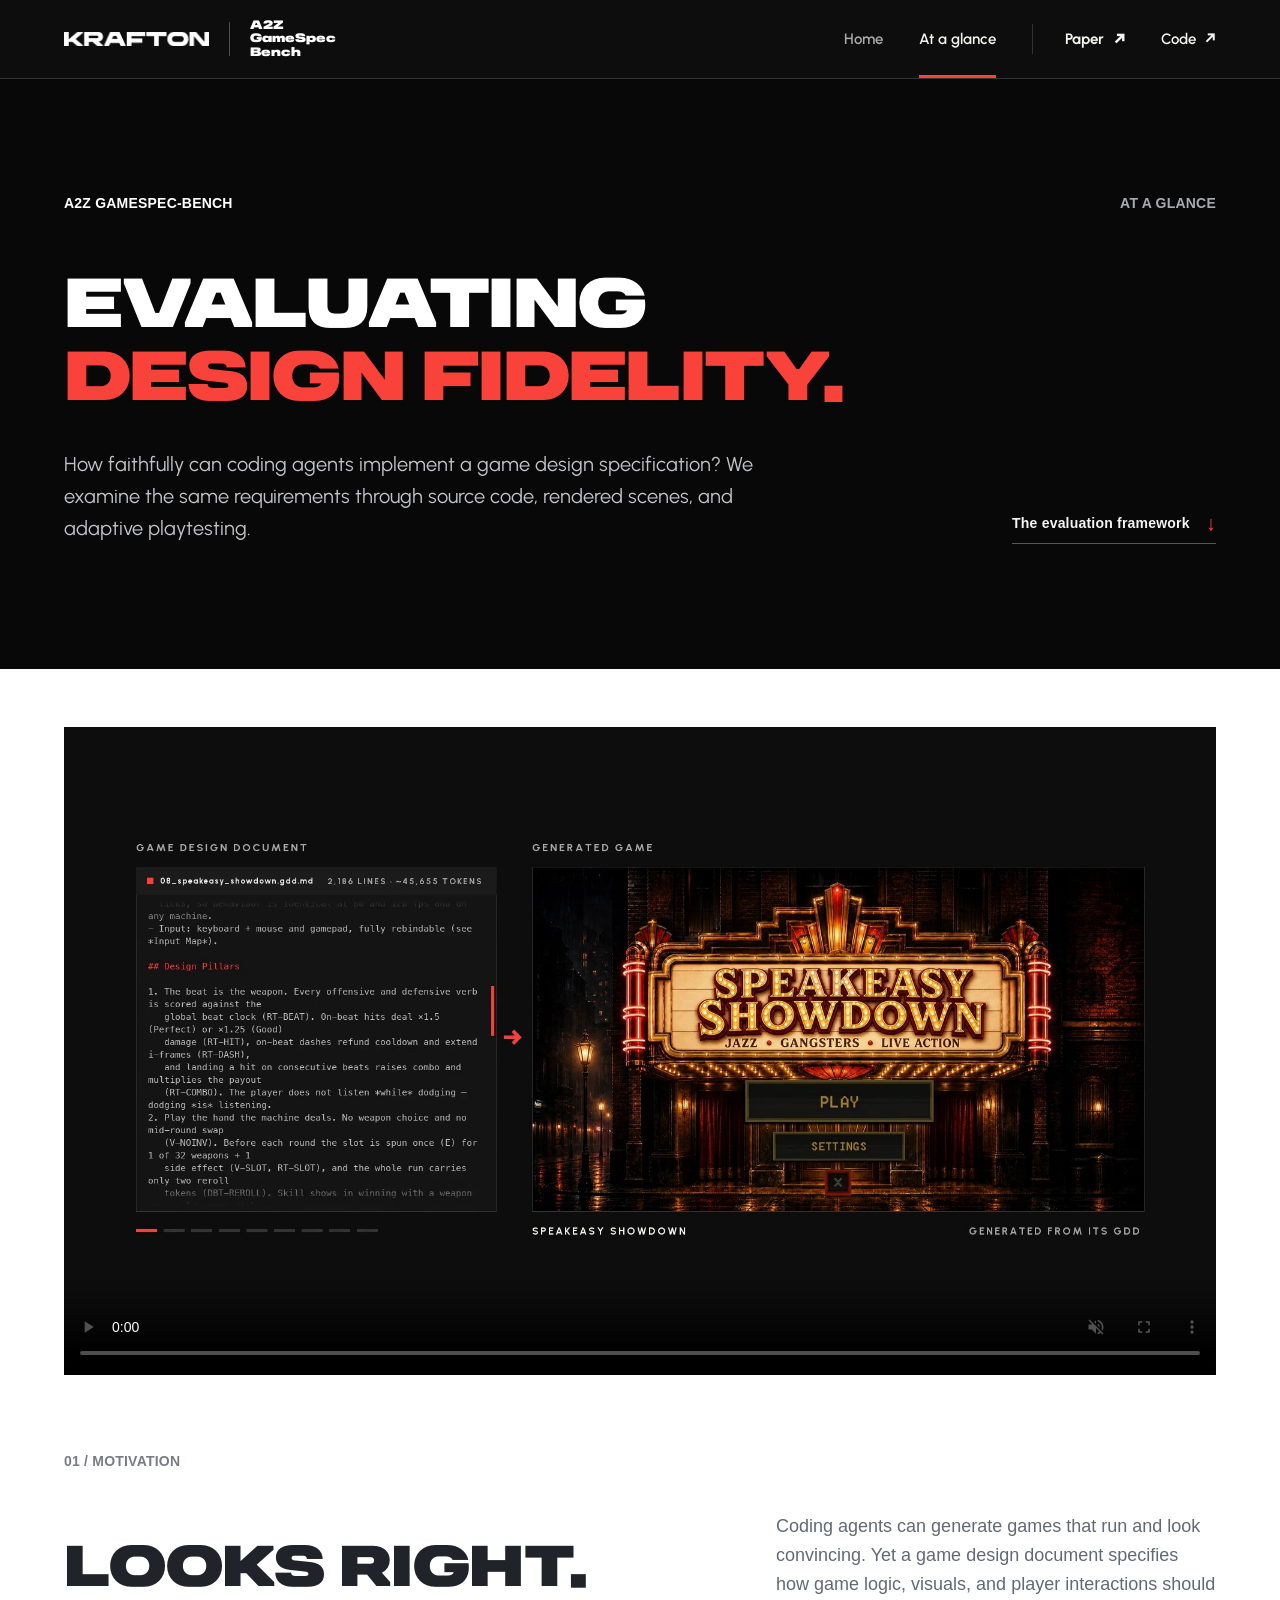
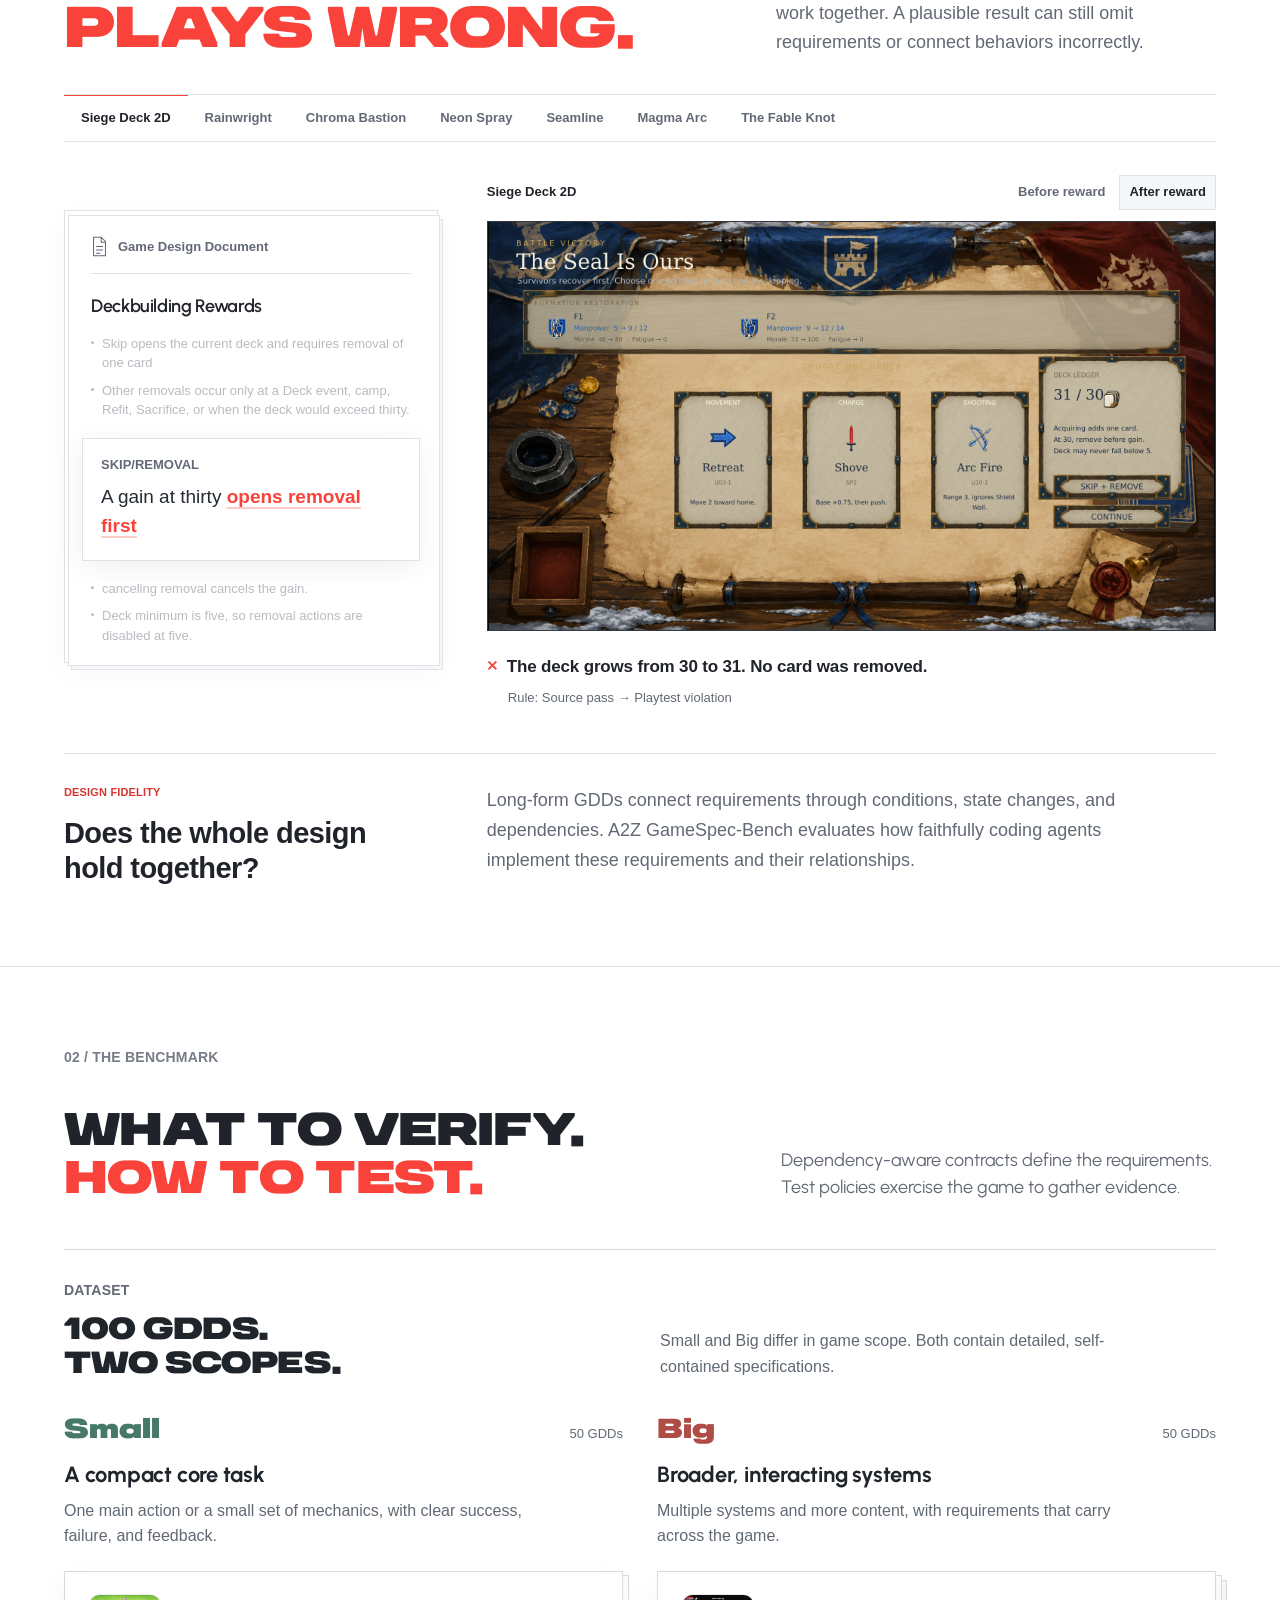
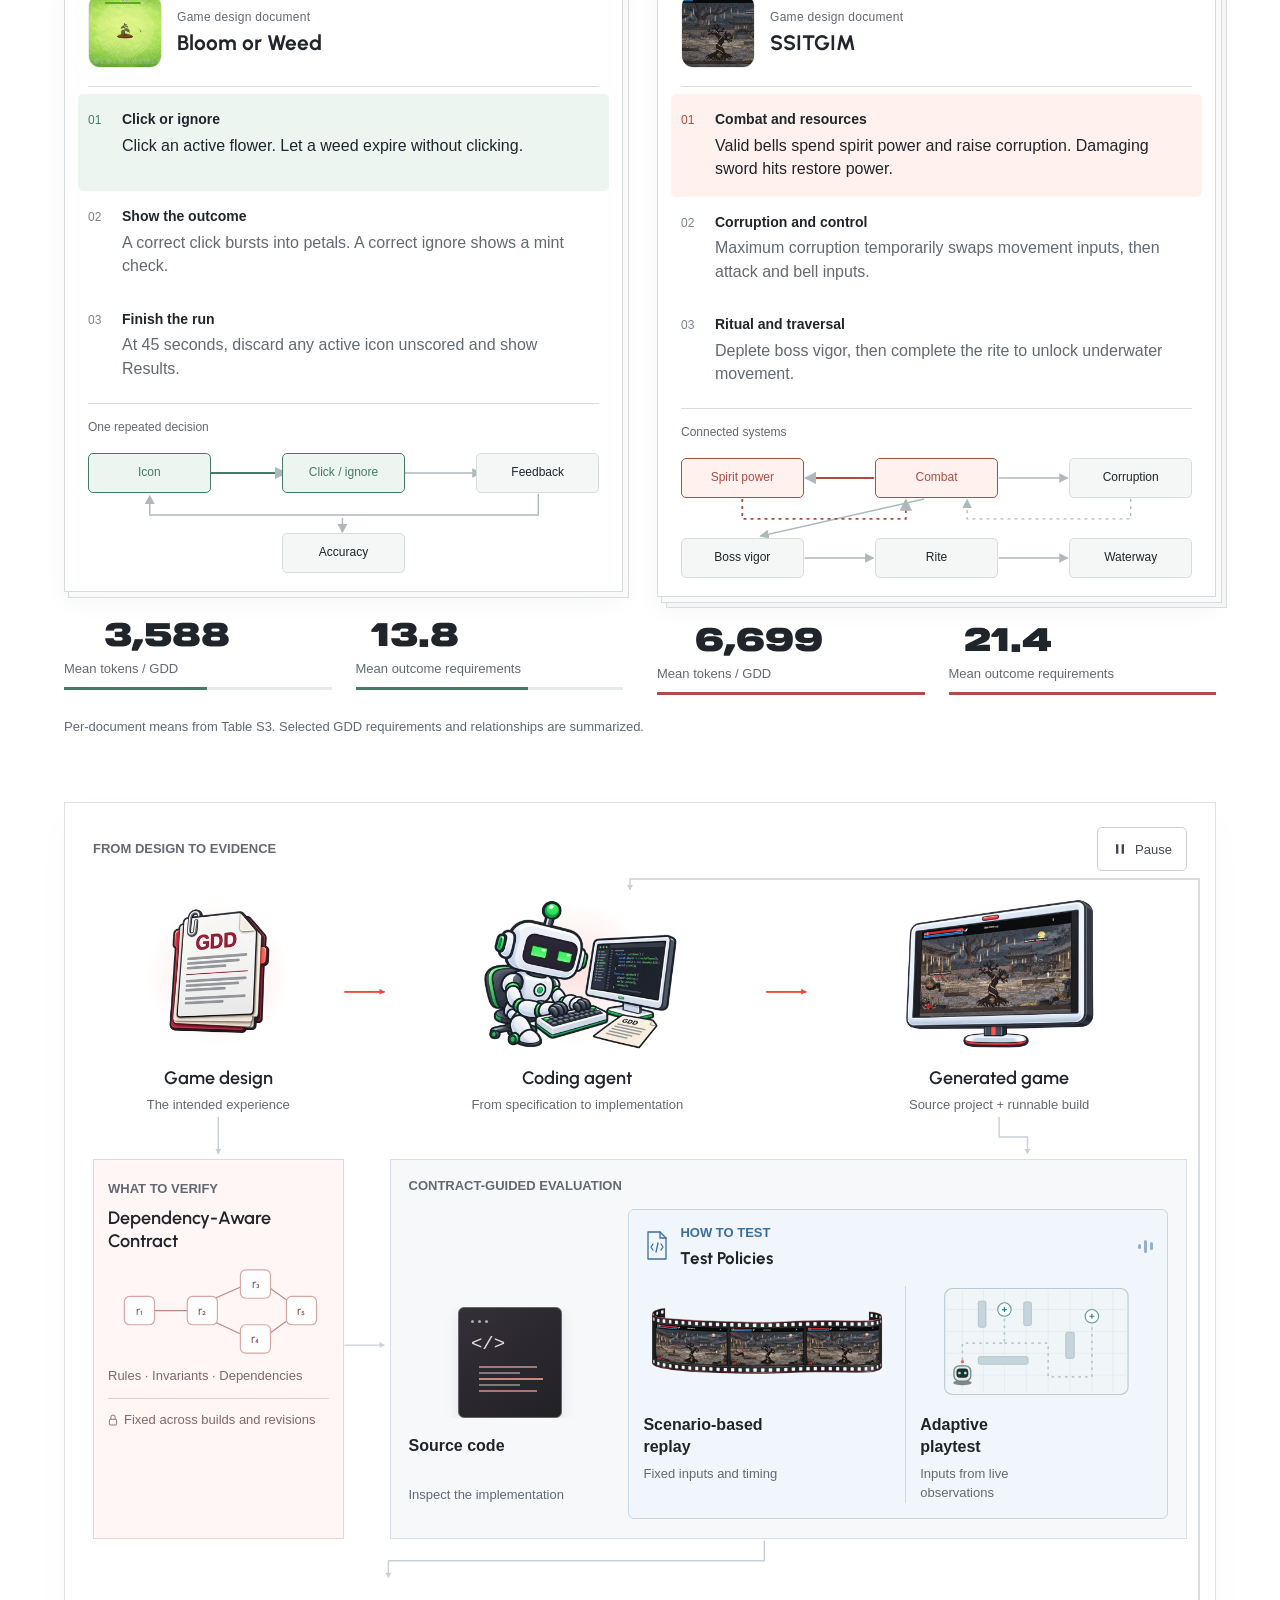
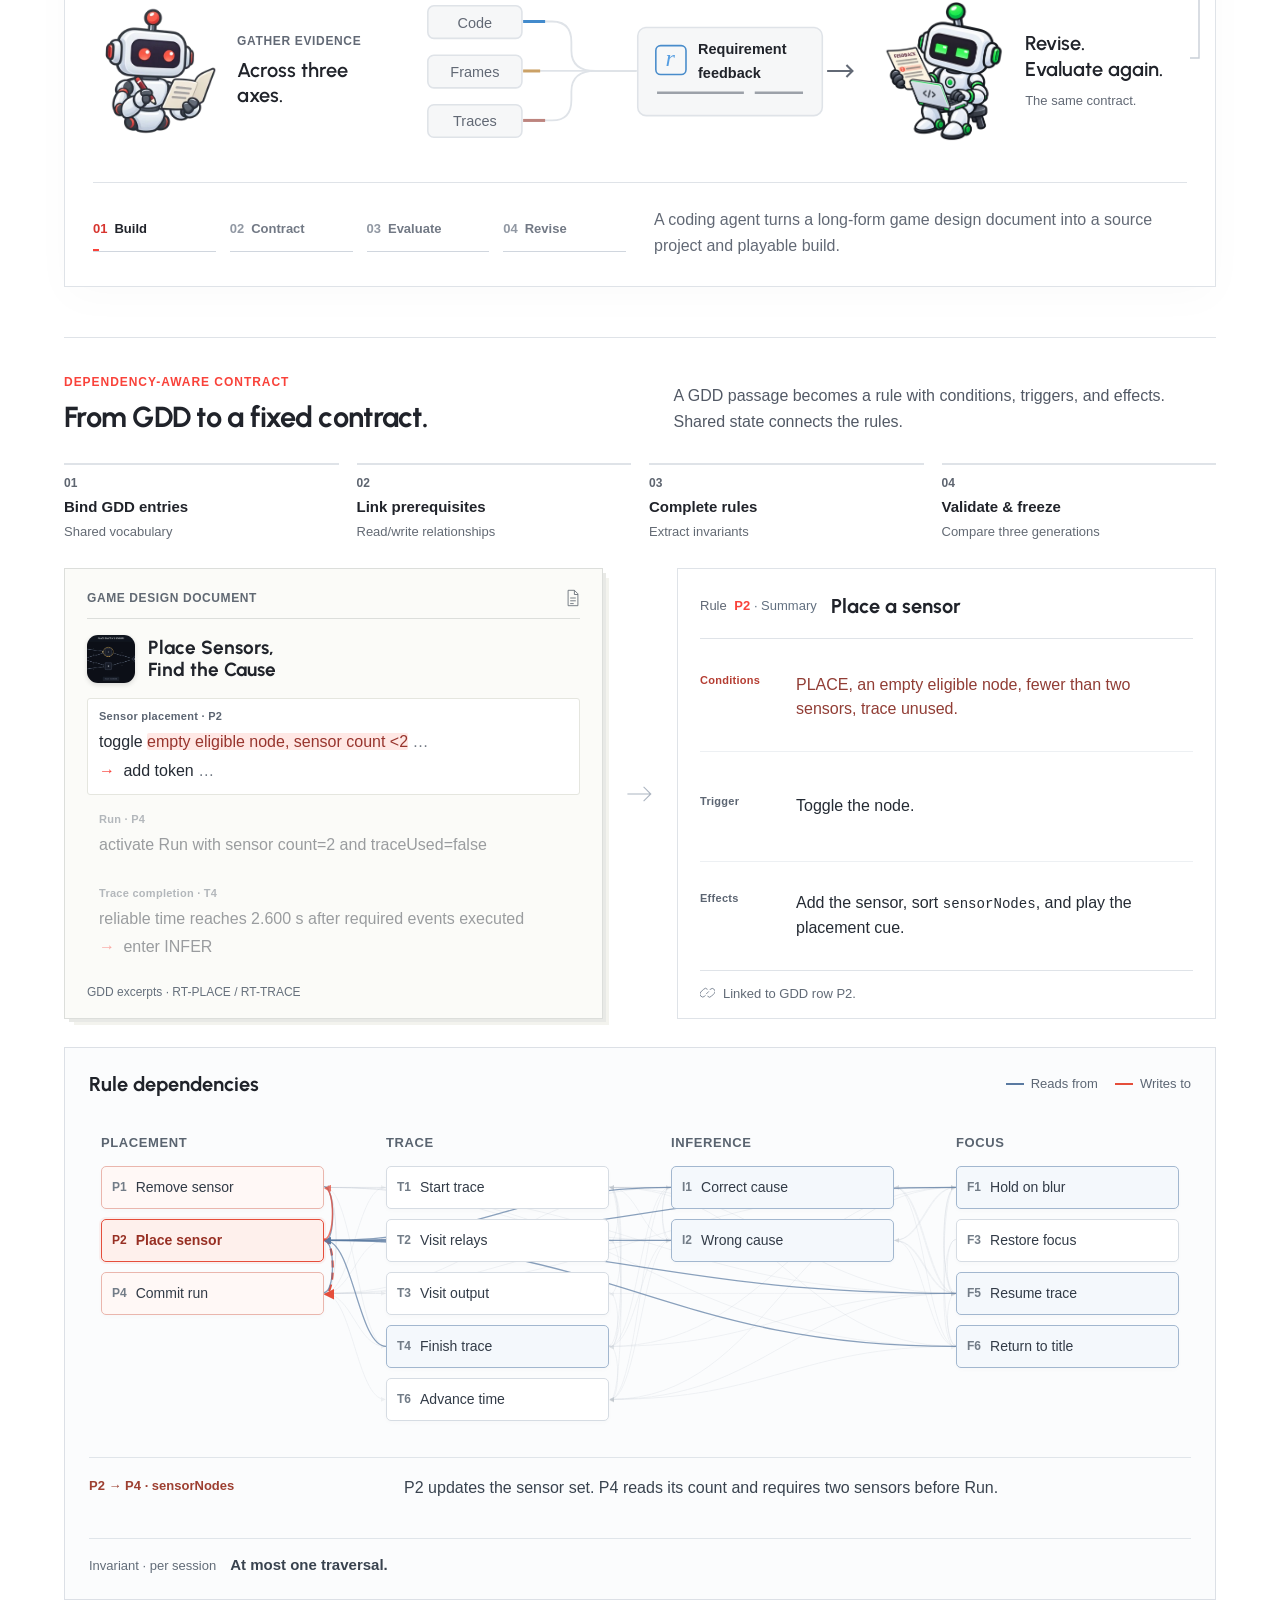
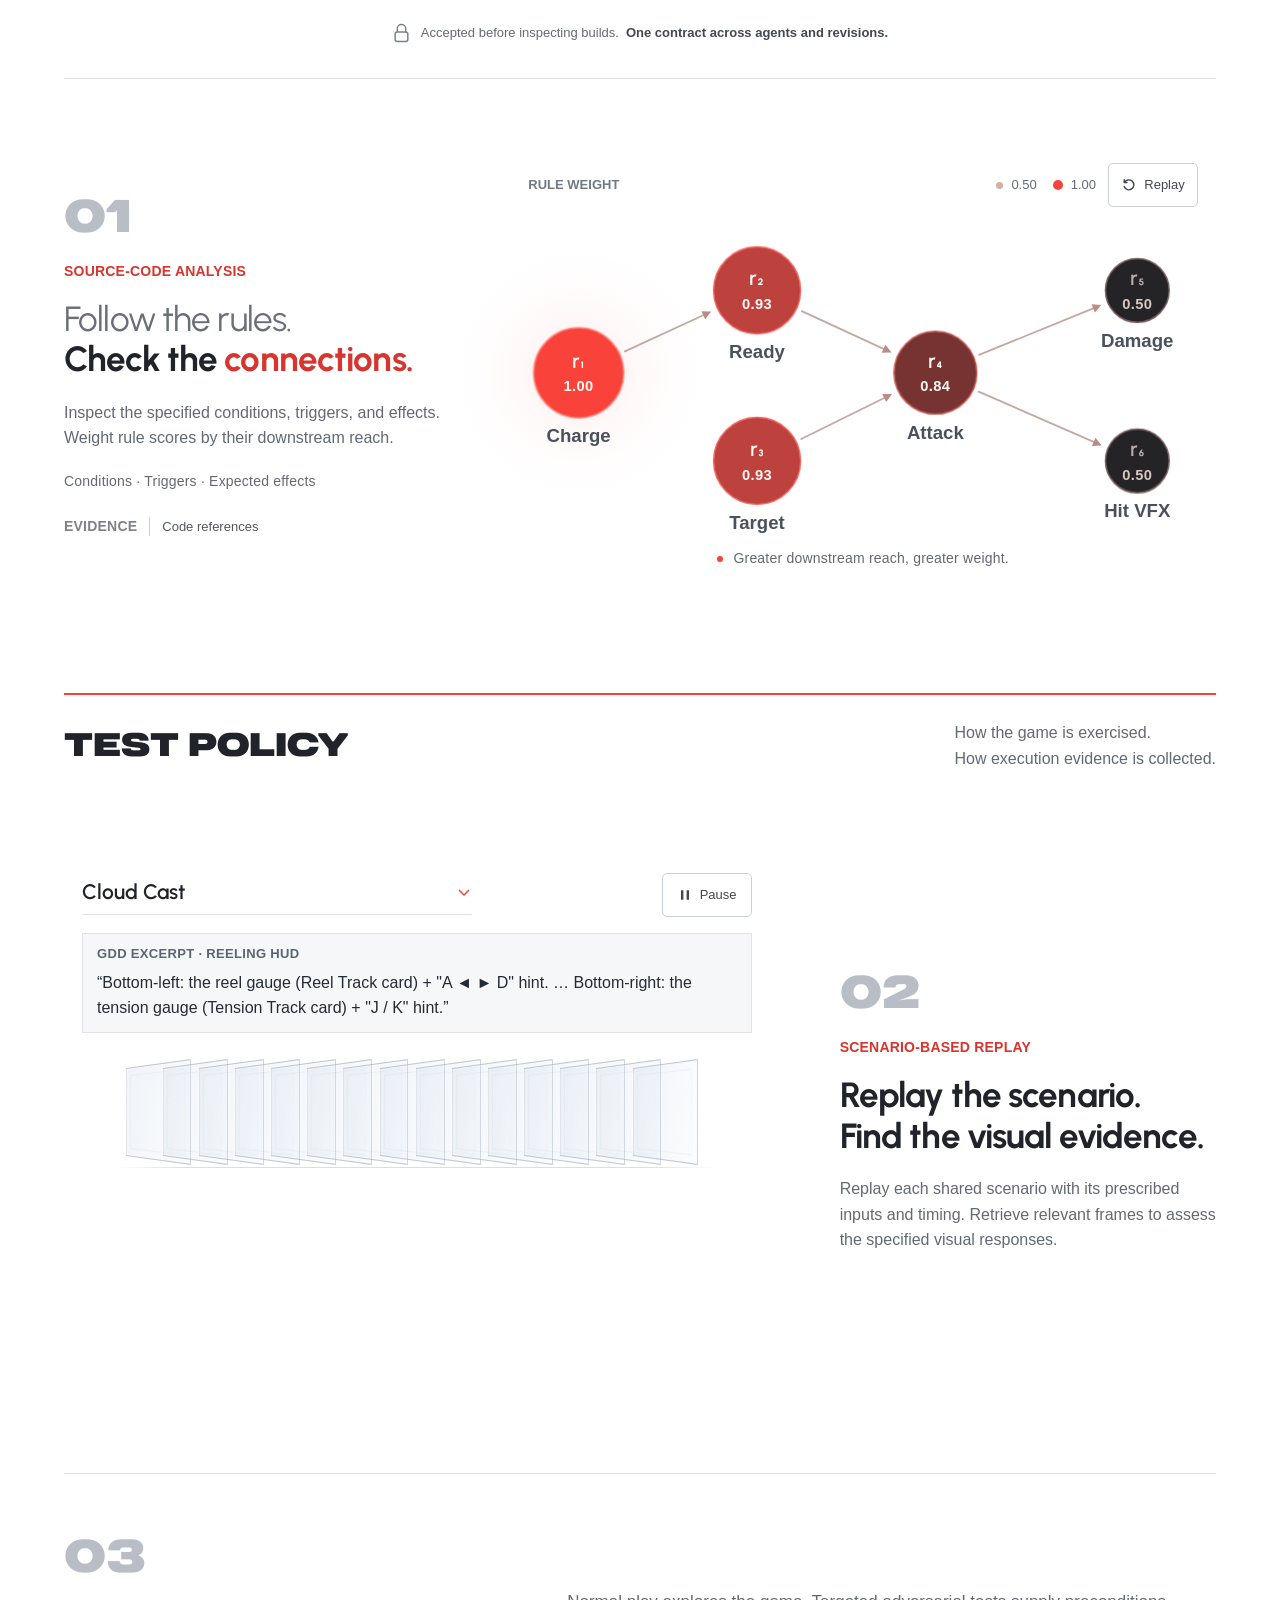
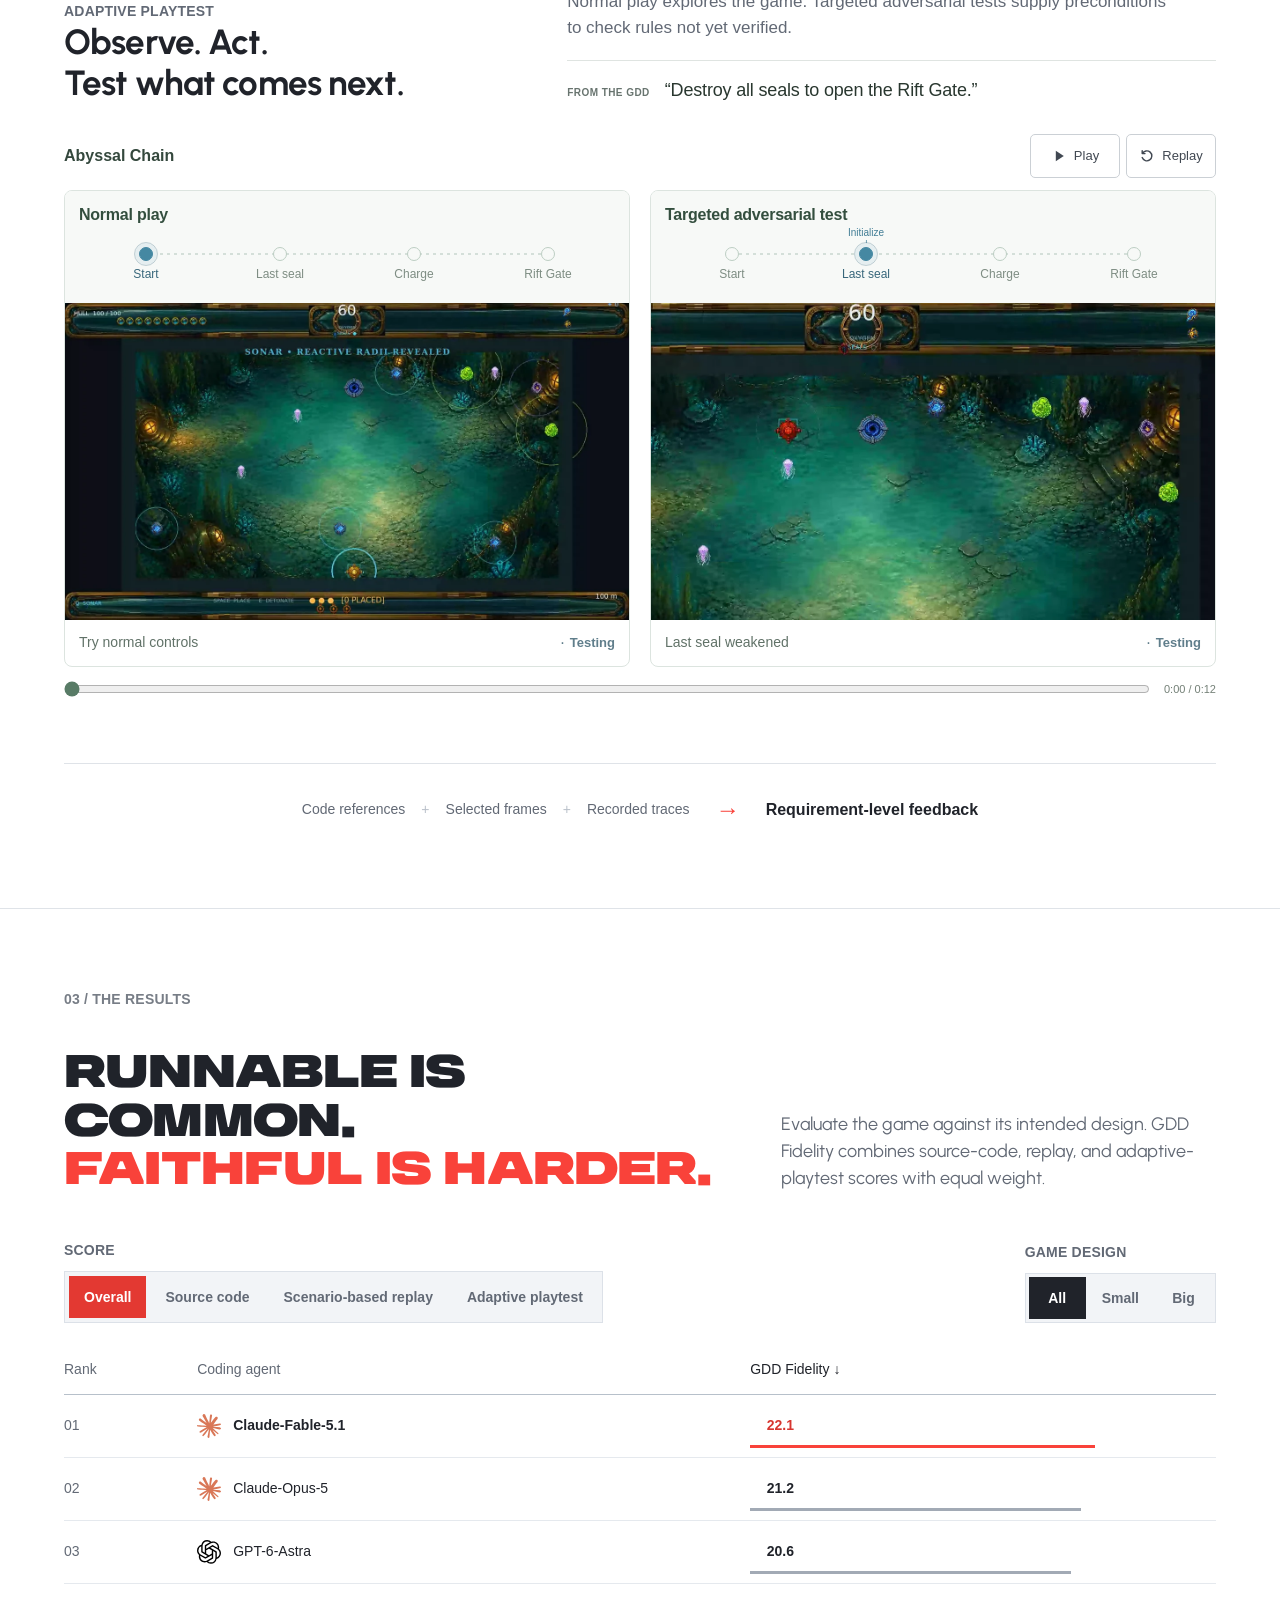
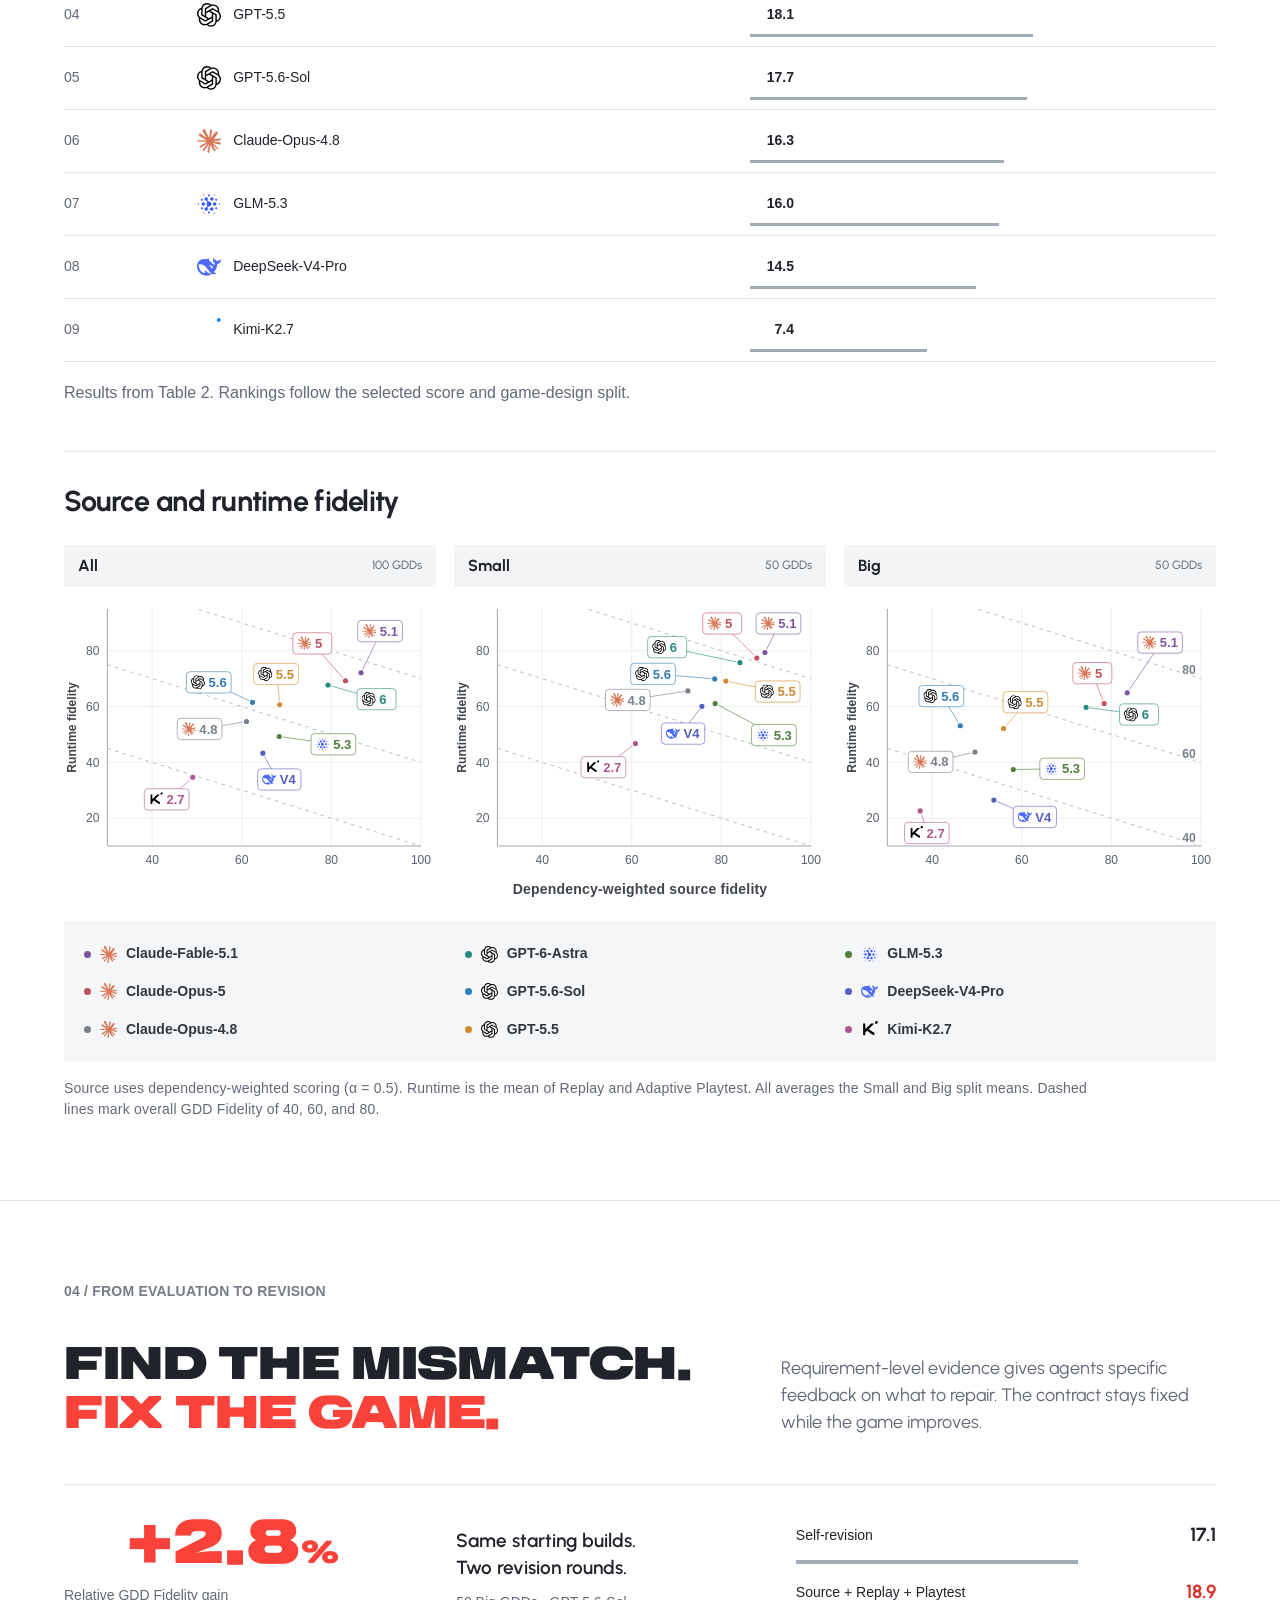
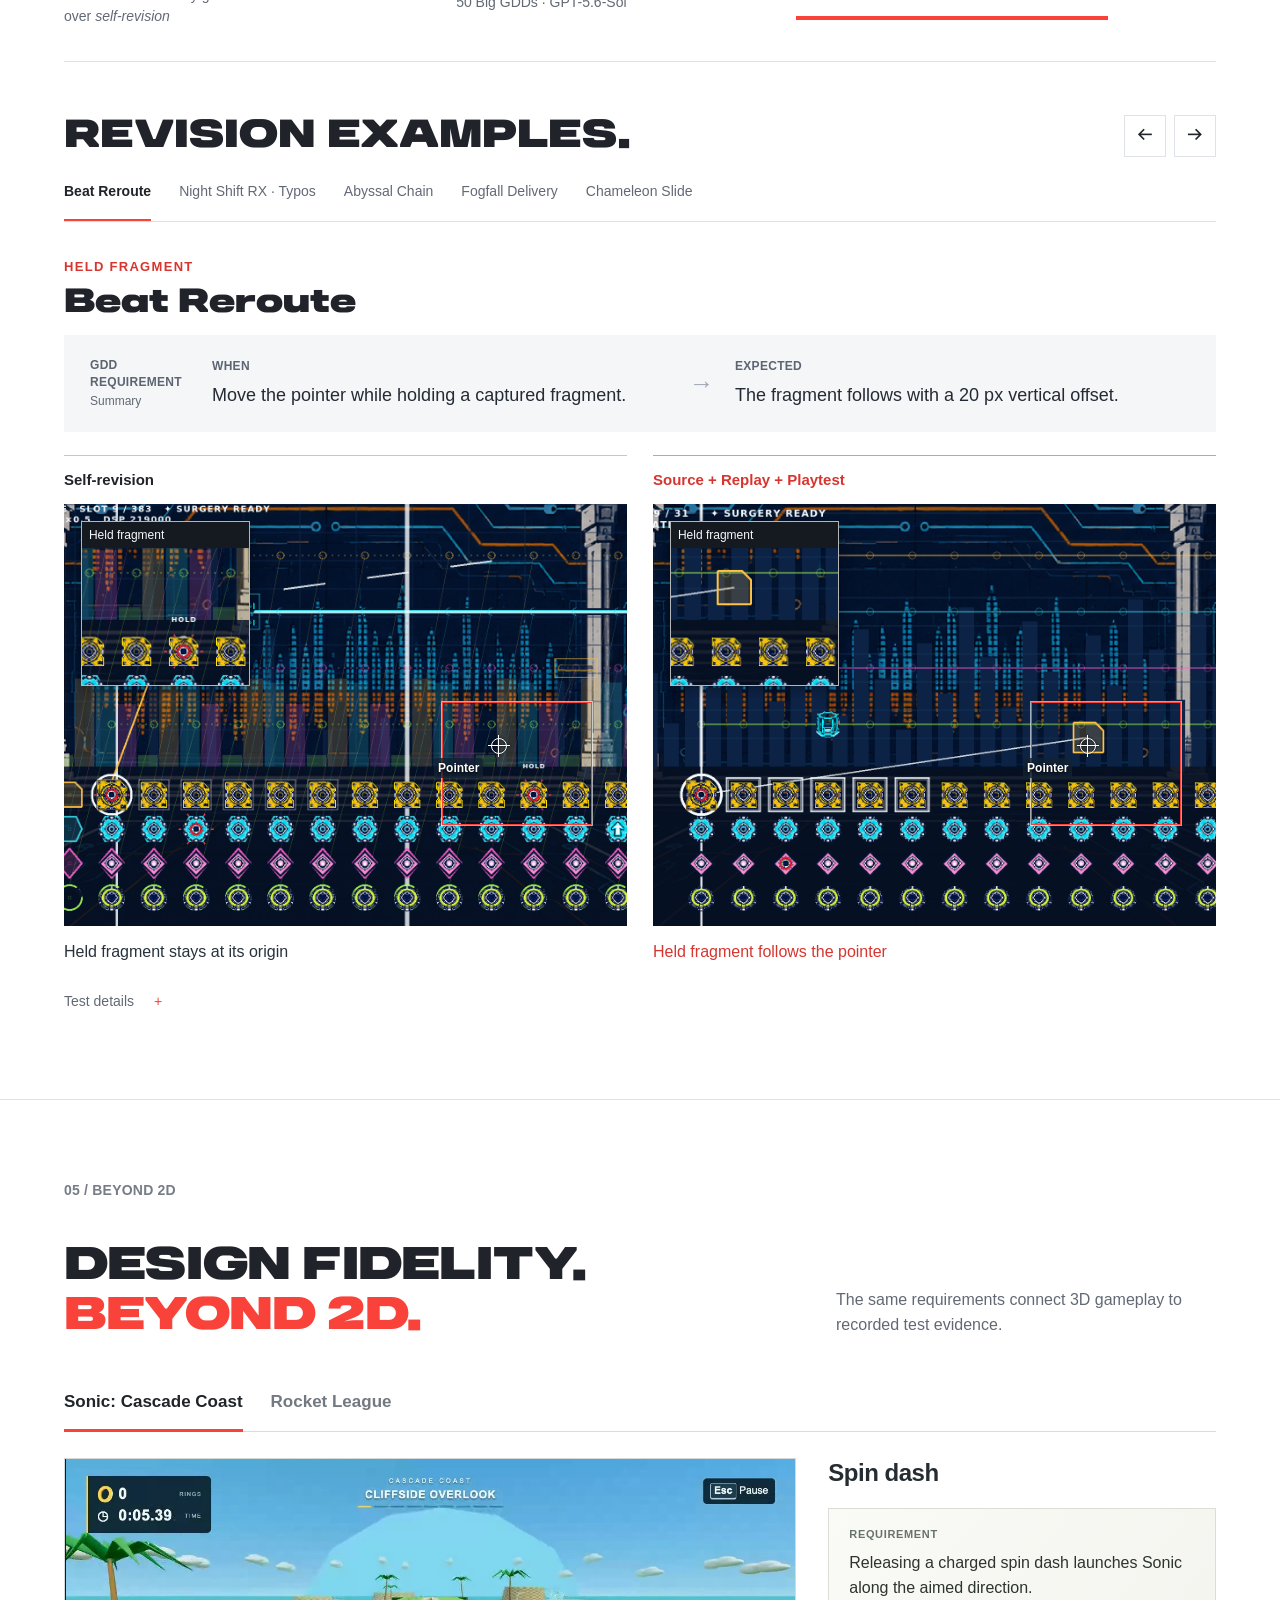
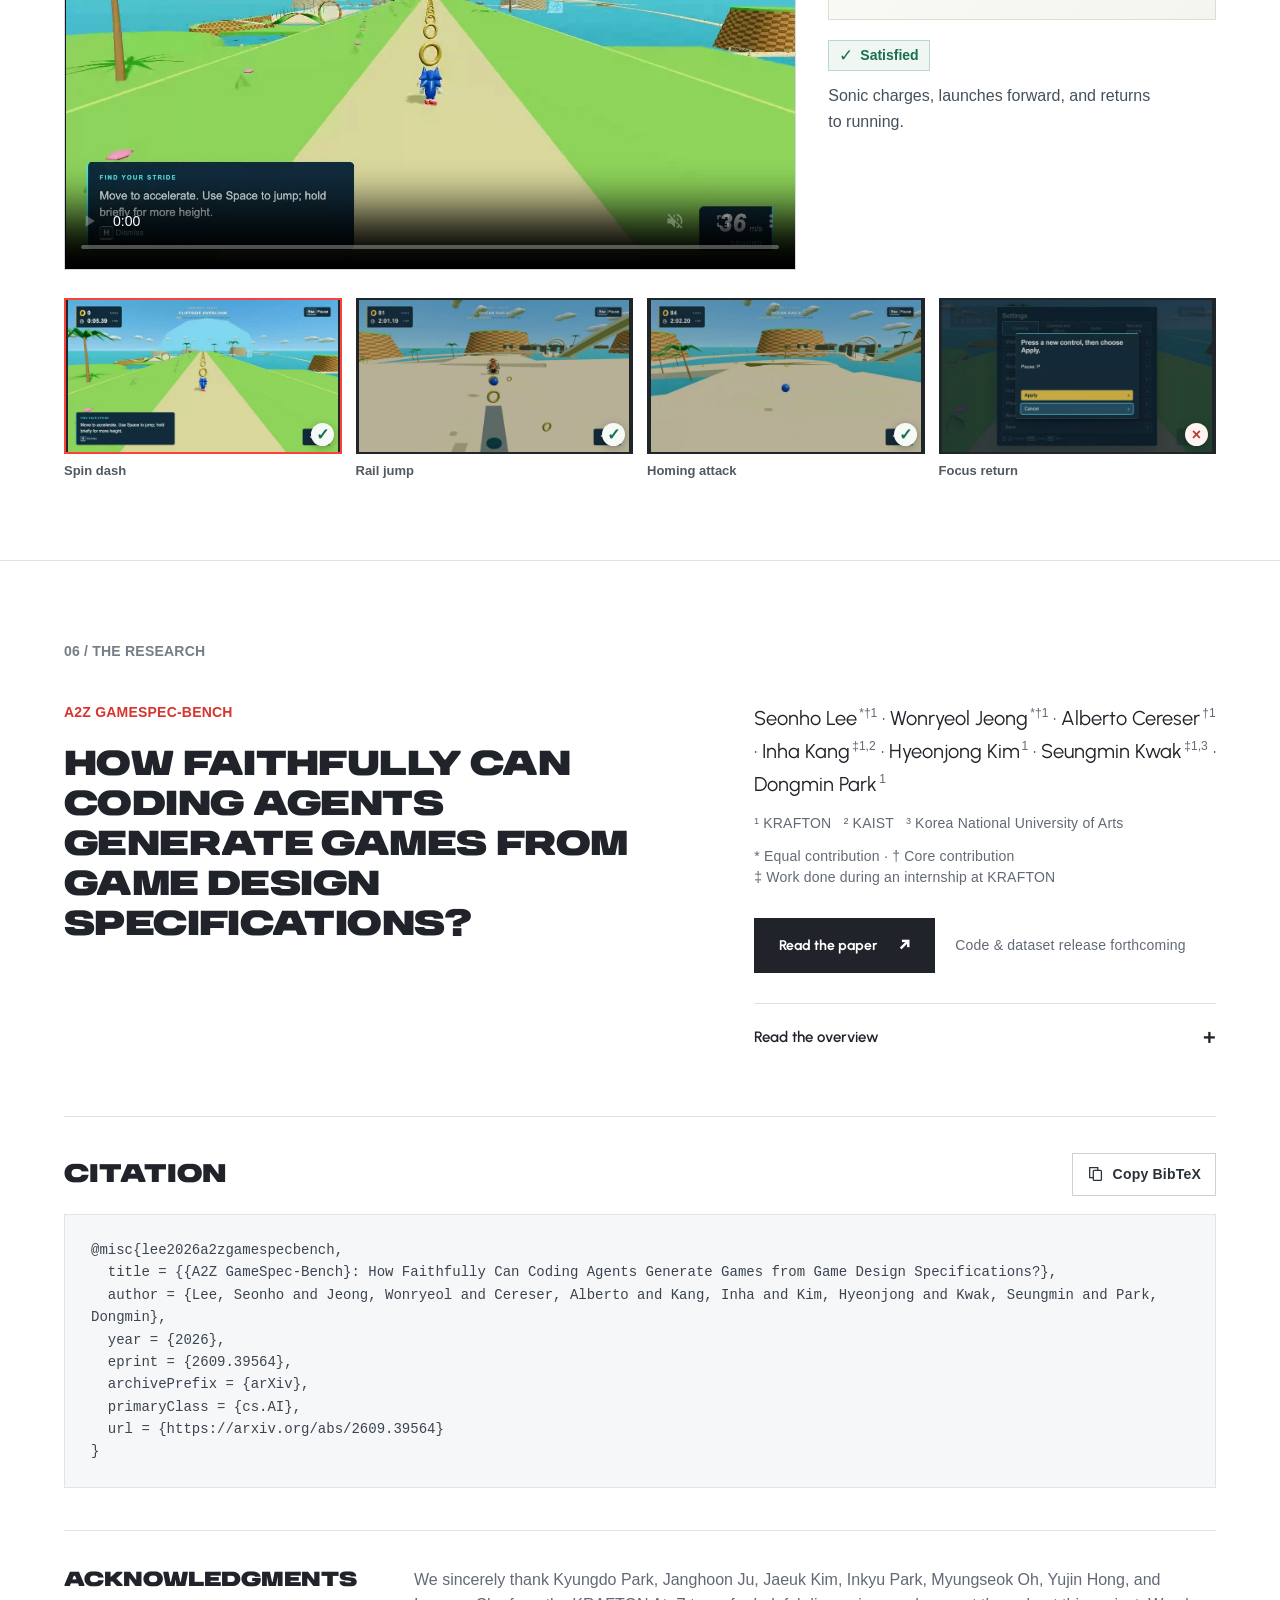
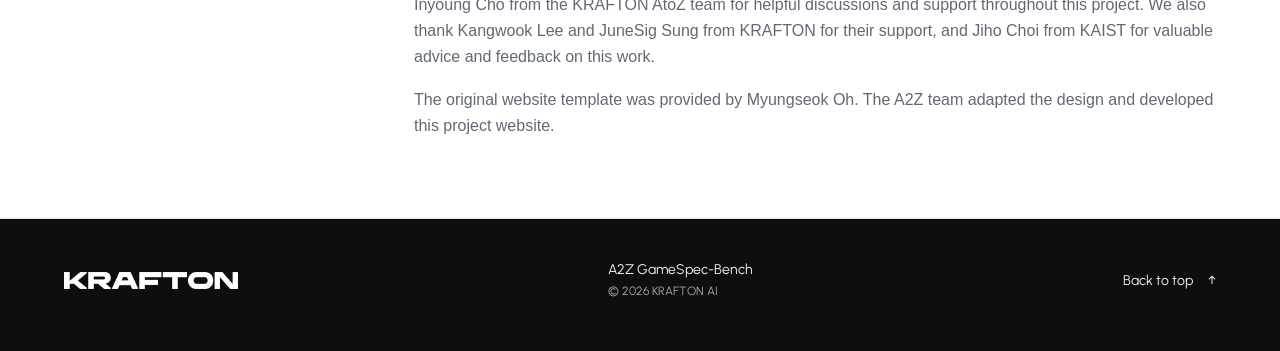
<file: at-a-glance.html>
<!doctype html>
<html lang="en"><head>
  <meta charset="utf-8">
  <meta name="viewport" content="width=device-width, initial-scale=1">
  <title>At a glance | A2Z GameSpec-Bench</title>
  <meta name="description" content="Evaluating how faithfully coding agents implement 100 long-form game design documents. Fixed Dependency-Aware Contracts guide source-code inspection, scenario-based replay, and adaptive playtesting, with requirement-specific evidence and revision feedback.">
  <meta name="theme-color" content="#0e0e0e">
  <meta property="og:title" content="A2Z GameSpec-Bench: How Faithfully Can Coding Agents Generate Games from Game Design Specifications?">
  <meta property="og:description" content="Evaluating how faithfully coding agents implement 100 long-form game design documents. Fixed Dependency-Aware Contracts guide source-code inspection, scenario-based replay, and adaptive playtesting, with requirement-specific evidence and revision feedback.">
  <meta property="og:type" content="website">
  <meta property="og:url" content="https://a2z-gamespec-bench.github.io/at-a-glance.html">
  <meta property="og:image" content="https://a2z-gamespec-bench.github.io/assets/social-preview.png">
  <meta property="og:image:type" content="image/png">
  <meta property="og:image:width" content="2319">
  <meta property="og:image:height" content="1152">
  <meta property="og:image:alt" content="A2Z GameSpec Bench logo over a collage of generated games">
  <meta name="twitter:card" content="summary_large_image">
  <meta name="twitter:title" content="A2Z GameSpec-Bench: How Faithfully Can Coding Agents Generate Games from Game Design Specifications?">
  <meta name="twitter:description" content="Evaluating how faithfully coding agents implement 100 long-form game design documents. Fixed Dependency-Aware Contracts guide source-code inspection, scenario-based replay, and adaptive playtesting, with requirement-specific evidence and revision feedback.">
  <meta name="twitter:image" content="https://a2z-gamespec-bench.github.io/assets/social-preview.png">
  <meta name="twitter:image:alt" content="A2Z GameSpec Bench logo over a collage of generated games">
  <link rel="icon" type="image/png" href="assets/favicon.png">





<link rel="preload" href="styles.css" as="style">
<link rel="preload" href="assets/fonts/krafton-sans.otf" as="font" type="font/otf" crossorigin>
<link id="site-styles" rel="stylesheet" href="styles.css" media="print" onload="this.media='all';this.dataset.loaded='true'" onerror="this.dataset.loaded='error'">
<noscript><link rel="stylesheet" href="styles.css"></noscript>
<script src="site-config.js" defer></script><script id="site-script" src="script.js" defer></script>
</head><body class="glance-page"><!-- Krafton loader. -->
<style id="krafton-loader-style">html{background:#0e0e0e}body{margin:0}/* The original KRAFTON wordmark masks one compositor-backed red fill. */
#krafton-loader[hidden]{display:none!important}
#krafton-loader{position:fixed;inset:0;z-index:2147483000;display:grid;place-items:center;background:#0e0e0e;opacity:1;pointer-events:none;transition:opacity 160ms ease-out;contain:layout paint}
#krafton-loader.kl-leaving{opacity:0}
#krafton-loader .kl-mark{position:relative;width:min(64vw,520px);aspect-ratio:600/56;background:#484848;-webkit-mask:var(--krafton-loader-logo) center/contain no-repeat;mask:var(--krafton-loader-logo) center/contain no-repeat;transform:translateY(-2vh);isolation:isolate}
#krafton-loader .kl-fill{position:absolute;inset:0;background:#f9423a;transform:scaleX(0);transform-origin:left center;will-change:transform}
#krafton-loader .kl-announcement{position:absolute;width:1px;height:1px;padding:0;margin:-1px;overflow:hidden;clip-path:inset(50%);white-space:nowrap;border:0}
@media(max-width:600px){#krafton-loader .kl-mark{width:72vw}}
@media(prefers-reduced-motion:reduce){#krafton-loader{transition:none}#krafton-loader .kl-fill{display:none}}
</style>
<div id="krafton-loader" data-loading-mode="static" hidden style="--krafton-loader-logo:url('[data-uri]')">
  <div class="kl-mark" aria-hidden="true"><span class="kl-fill"></span></div>
  <span class="kl-announcement" role="status">Loading A2Z GameSpec-Bench</span>
</div>
<script id="krafton-loader-controller">(function kraftonLoadingMark() {
  'use strict';
  const overlay = document.getElementById('krafton-loader');
  if (!overlay || window.A2ZLoader) return;
  const motion = window.matchMedia('(prefers-reduced-motion: reduce)');
  const preview = overlay.dataset.loadingMode === 'preview';
  const fill = overlay.querySelector('.kl-fill');
  let finished = false, readinessStarted = false, progress = 0, displayed = 0;
  let frame = 0, lastFrame = 0, firstPaint = true, completionAnimation = null, leaving = false;
  const cleanups = [];
  overlay.hidden = false;
  let timeout = setTimeout(dismiss, 8000);
  function paint(value) { fill.style.transform = `scaleX(${value.toFixed(5)})`; }
  function queueFrame() { if (!frame && !finished && !leaving && overlay.isConnected) frame = requestAnimationFrame(draw); }
  function draw(time) {
    frame = 0;
    if (!overlay.isConnected || leaving || finished) return;
    if (motion.matches || document.hidden) {
      displayed = progress;paint(displayed);
      if (finished) remove();
      return;
    }
    if (firstPaint) {
      firstPaint = false;lastFrame = time;paint(displayed);queueFrame();return;
    }
    const elapsed = Math.min(20,Math.max(0,time-lastFrame));lastFrame = time;
    // Follow actual completed work smoothly. The fill never leads readiness.
    displayed = Math.min(progress,displayed+(progress-displayed)*(1-Math.exp(-elapsed/120)));
    if (progress-displayed < .00025) displayed = progress;
    paint(displayed);
    if (progress-displayed > .0001) queueFrame();
  }
  function advance(value) {
    if (finished || !Number.isFinite(value)) return;
    const next = Math.max(progress,Math.min(.995,Math.max(0,value)));
    progress = next;queueFrame();
  }
  function remove() {
    if (!overlay.isConnected) return;
    clearTimeout(timeout);
    cancelAnimationFrame(frame);frame=0;completionAnimation?.cancel();completionAnimation=null;
    overlay.remove();
    document.dispatchEvent(new Event('a2z-page-visible'));
  }
  function dismiss() {
    finished = true;clearTimeout(timeout);
    cleanups.splice(0).forEach(cleanup => cleanup());remove();
  }
  function finish() {
    if (finished) return;
    finished = true;progress = 1;
    cleanups.splice(0).forEach(cleanup => cleanup());
    cancelAnimationFrame(frame);frame = 0;
    if (motion.matches || document.hidden) { remove();return; }
    // Real readiness is already complete. Settle the remaining visible distance
    // on the compositor so subsequent page work cannot interrupt the final fill.
    const duration = 120 + 120 * (1-displayed);
    completionAnimation = fill.animate(
      [{transform:`scaleX(${displayed})`},{transform:'scaleX(1)'}],
      {duration,easing:'cubic-bezier(.25,.1,.25,1)',fill:'forwards'}
    );
    completionAnimation.finished.then(() => {
      if (!overlay.isConnected) return;
      displayed = 1;paint(1);completionAnimation?.cancel();completionAnimation = null;
      leaving = true;
      // Render a fully red mark before fading the overlay.
      requestAnimationFrame(() => {
        if (!overlay.isConnected) return;
        overlay.classList.add('kl-leaving');setTimeout(remove,180);
      });
    }).catch(() => {});
  }
  const onKey = event => { if (event.key === 'Tab' || event.key === 'Escape') dismiss(); };
  document.addEventListener('keydown',onKey);
  cleanups.push(() => document.removeEventListener('keydown',onKey));
  // Pointer and keyboard users can always interact with the page immediately.
  const onPointer = () => dismiss();
  document.addEventListener('pointerdown',onPointer,{once:true});
  cleanups.push(() => document.removeEventListener('pointerdown',onPointer));
  window.addEventListener('pageshow',event => { if (event.persisted) dismiss(); });
  document.addEventListener('visibilitychange',() => { if (document.hidden && finished) remove();else if (!document.hidden) queueFrame(); });
  function bounded(promise, milliseconds) {
    return new Promise(resolve => {
      let timer = setTimeout(resolve,milliseconds);
      Promise.resolve(promise).then(resolve,resolve).finally(() => clearTimeout(timer));
    });
  }
  function imageReady(image) {
    if (image.complete) return image.decode?.().catch(() => {}) || Promise.resolve();
    return new Promise(resolve => {
      const done = () => { image.removeEventListener('load',done);image.removeEventListener('error',done);resolve(); };
      image.addEventListener('load',done,{once:true});image.addEventListener('error',done,{once:true});
      cleanups.push(done);
    });
  }
  async function ready() {
    if (readinessStarted || finished) return;
    readinessStarted = true;
    if (document.readyState === 'loading') await new Promise(resolve => document.addEventListener('DOMContentLoaded',resolve,{once:true}));
    if (finished) return;
    const base = preview ? .92 : .45;
    advance(base);
    // Layout identifies just the first visible screen. Offscreen screenshots and
    // full gameplay videos must never delay access to the page.
    const criticalImages = [...document.querySelectorAll('.masthead img, main:not([hidden]) img')].filter(image => {
      const box = image.getBoundingClientRect();
      return box.width > 0 && box.height > 0 && box.bottom > 0 && box.top < window.innerHeight && image.getAttribute('src');
    }).slice(0,6);
    const tasks = criticalImages.map(image => bounded(imageReady(image),1500));
    const hero = document.querySelector('main:not([hidden]) [data-hero-video]');
    if (hero?.poster && !hero.hidden) {
      const poster = new Image(); poster.src = hero.poster;
      tasks.push(bounded(imageReady(poster),1500));
    }
    if (document.fonts) {
      const requestedFonts = [document.fonts.load('700 32px Krafton'),document.fonts.load('500 16px Urbanist')];
      tasks.push(bounded(Promise.allSettled(requestedFonts).then(() => document.fonts.ready),1800));
    }
    if (!tasks.length) { finish(); return; }
    let settled = 0;
    await Promise.all(tasks.map(task => Promise.resolve(task).finally(() => {
      settled++;
      advance(base + (1-base) * settled/tasks.length);
    })));
    finish();
  }
  window.A2ZLoader = Object.freeze({
    progress:advance,
    ready,
    finish,
    dismiss,
    get finished() { return finished; },
    get progressValue() { return progress; }
  });
  advance(0);
  if (!preview) {
    const stylesheet = document.getElementById('site-styles');
    window.A2ZStylesReady = new Promise(resolve => {
      const settled = () => {
        if (stylesheet) {
          stylesheet.removeEventListener('load',settled);
          stylesheet.removeEventListener('error',settled);
          stylesheet.media = 'all';
        }
        advance(.25);
        resolve();
      };
      if (!stylesheet || stylesheet.dataset.loaded || stylesheet.sheet) settled();
      else {
        stylesheet.addEventListener('load',settled,{once:true});
        stylesheet.addEventListener('error',settled,{once:true});
      }
    });
    document.addEventListener('DOMContentLoaded',() => advance(.1),{once:true});
    document.getElementById('site-script')?.addEventListener('error',() => {
      window.A2ZStylesReady.then(ready);
    },{once:true});
  }
})();
</script>
<a class="skip" href="#main">Skip to content</a><header class="masthead"><div class="shell mast-inner"><div class="mast-brands">
  <a class="brand" href="https://krafton.ai/en/" target="_blank" rel="noopener" aria-label="KRAFTON, visit KRAFTON AI"><img src="assets/krafton-wordmark.png" alt="KRAFTON" width="600" height="56"></a>
  <span class="mast-brand-divider" aria-hidden="true"></span>
  <a class="bench-brand" href="index.html" aria-label="A2Z GameSpec-Bench, Home"><span aria-hidden="true">A2Z</span><span aria-hidden="true">GameSpec</span><span aria-hidden="true">Bench</span></a>
</div>
    <nav aria-label="Main navigation"><a href="index.html">Home</a><a href="at-a-glance.html" aria-current="page">At a glance</a><a class="paper-nav" data-paper-link href="https://arxiv.org/abs/2609.39564" target="_blank" rel="noopener noreferrer">Paper <span aria-hidden="true">↗</span></a><a class="code-nav" data-code-link href="https://github.com/krafton-ai/a2z-gamespec-bench" target="_blank" rel="noopener">Code <span aria-hidden="true">↗</span></a></nav>
    <details class="mast-menu">
      <summary aria-label="Navigation menu"><span>Menu</span><svg viewBox="0 0 24 24" width="20" height="20" aria-hidden="true"><path d="M4 7h16M4 12h16M4 17h16"/></svg></summary>
      <nav aria-label="Main navigation"><a href="index.html">Home</a><a href="at-a-glance.html" aria-current="page">At a glance</a><a class="paper-nav" data-paper-link href="https://arxiv.org/abs/2609.39564" target="_blank" rel="noopener noreferrer">Paper <span aria-hidden="true">↗</span></a><a class="code-nav" data-code-link href="https://github.com/krafton-ai/a2z-gamespec-bench" target="_blank" rel="noopener">Code <span aria-hidden="true">↗</span></a></nav>
    </details>
  </div></header><main id="main" data-view="glance">
  <section class="glance-hero" data-glance-hero aria-labelledby="glance-title"><div class="glance-hero-media" aria-hidden="true"><video data-glance-video muted autoplay loop playsinline preload="none" tabindex="-1" hidden></video></div><div class="glance-hero-content shell"><div class="eyebrow hero-kicker"><span>A2Z GAMESPEC-BENCH</span><span>AT A GLANCE</span></div><h1 id="glance-title">EVALUATING<br><span class="accent">DESIGN FIDELITY.</span></h1><div class="glance-intro"><p>How faithfully can coding agents implement a game design specification? We examine the same requirements through source code, rendered scenes, and adaptive playtesting.</p><a class="text-link" href="#benchmark">The evaluation framework <span aria-hidden="true">↓</span></a></div></div></section>
<!-- Glance feature film. -->
  <figure class="glance-feature-film shell" data-glance-feature-film aria-label="A2Z GameSpec-Bench introduction and revision examples">
    <div class="glance-feature-screen"><video data-feature-video data-src="assets/media/revision-case-study.mp4" poster="assets/media/revision-case-study.webp" width="1920" height="1080" controls muted loop playsinline preload="none" aria-label="A2Z GameSpec-Bench introduction and revision examples"></video></div>
  </figure>

  <section class="section shell" id="why" aria-labelledby="why-title">
    <div class="section-index">01 / MOTIVATION</div>
<!-- Evidence cases. -->
    <div class="evidence-gallery" data-evidence-gallery data-gap-expanded>
      <div class="ec-heading motivation-heading"><h2 id="why-title">LOOKS RIGHT.<br><span class="accent">PLAYS WRONG.</span></h2><p>Coding agents can generate games that run and look convincing. Yet a game design document specifies how game logic, visuals, and player interactions should work together. A plausible result can still omit requirements or connect behaviors incorrectly.</p></div>
      <div class="ec-case-nav" aria-label="Explore evidence cases"><button type="button" data-ec-case="0" aria-pressed="true">Siege Deck 2D</button><button type="button" data-ec-case="1" aria-pressed="false">Rainwright</button><button type="button" data-ec-case="2" aria-pressed="false">Chroma Bastion</button><button type="button" data-ec-case="3" aria-pressed="false">Neon Spray</button><button type="button" data-ec-case="4" aria-pressed="false">Seamline</button><button type="button" data-ec-case="5" aria-pressed="false">Magma Arc</button><button type="button" data-ec-case="6" aria-pressed="false">The Fable Knot</button></div>
      <div class="ec-layout" data-ec-panel>
        <div class="ec-specification"><div class="ec-document" data-ec-document><div class="ec-document-top"><svg viewBox="0 0 20 24" aria-hidden="true"><path d="M3 1h9l5 5v17H3zM12 1v6h5M6 12h8M6 16h8M6 20h5"/></svg><span>Game Design Document</span></div><h3 data-ec-doc-section>Deckbuilding Rewards</h3><div class="ec-doc-context ec-doc-before" data-ec-doc-before><p>Skip opens the current deck and requires removal of one card</p><p>Other removals occur only at a Deck event, camp, Refit, Sacrifice, or when the deck would exceed thirty.</p></div><div class="ec-doc-focus"><span data-ec-doc-label>Skip/removal</span><blockquote data-ec-doc-focus>A gain at thirty opens removal first</blockquote></div><div class="ec-doc-context ec-doc-after" data-ec-doc-after><p>canceling removal cancels the gain.</p><p>Deck minimum is five, so removal actions are disabled at five.</p></div></div></div>
        <div class="ec-media"><div class="ec-screen-top"><strong data-ec-name>Siege Deck 2D</strong><div class="ec-frame-controls" data-ec-frames aria-label="Recorded game state"></div></div>
          <div class="ec-media-stage"><div class="ec-viewport" data-ec-viewport><img data-ec-image src="assets/evidence/siege-after.webp" width="1920" height="1080" alt="Full Siege Deck 2D reward screen after reward acceptance, showing 31 of 30 cards." loading="lazy"><span class="ec-focus-boxes" data-ec-boxes aria-hidden="true"></span><svg class="ec-zoom-link" data-ec-link viewBox="0 0 1920 1080" aria-hidden="true"><path/></svg><div class="ec-auto-inset" data-ec-inset aria-label="Enlarged recorded evidence"></div></div></div>
          <div class="ec-result"><span class="ec-result-mark" aria-hidden="true">×</span><p data-ec-observed>The deck grows from 30 to 31. No card was removed.</p></div><span class="ec-axis" data-ec-axis>Rule: Source pass → Playtest violation</span>
        </div>
      </div>
    </div>

    <div class="motivation-rationale" aria-labelledby="motivation-rationale-title">
      <div><span class="eyebrow">DESIGN FIDELITY</span><h3 id="motivation-rationale-title">Does the whole design <br>hold together?</h3></div>
      <p>Long-form GDDs connect requirements through conditions, state changes, and dependencies. A2Z GameSpec-Bench evaluates how faithfully coding agents implement these requirements and their relationships.</p>
    </div>
  </section>
  <section class="section method method-editorial" id="benchmark" aria-labelledby="benchmark-title"><div class="shell"><div class="section-index">02 / THE BENCHMARK</div><div class="section-heading"><h2 id="benchmark-title">WHAT TO VERIFY.<br><span class="accent">HOW TO TEST.</span></h2><p>Dependency-aware contracts define the requirements. Test policies exercise the game to gather evidence.</p></div><!-- Dataset scope. -->
<section class="dataset-scope" id="dataset" data-dataset-scope data-ds-active="small" aria-labelledby="dataset-scope-title">
  <div class="ds-heading"><div><span class="diagram-eyebrow">Dataset</span><h3 id="dataset-scope-title">100 GDDS.<br>TWO SCOPES.</h3></div><p>Small and Big differ in game scope. Both contain detailed, self-contained specifications.</p></div>
  <div class="ds-tabs" aria-label="Compare game design scopes"><button type="button" data-ds-select="small" aria-pressed="true">Small <span>50 GDDs</span></button><button type="button" data-ds-select="big" aria-pressed="false">Big <span>50 GDDs</span></button></div>
  <div class="ds-pair">
<article class="ds-split ds-small" data-ds-split="small" aria-labelledby="ds-title-small">
<div class="ds-split-heading"><span class="ds-split-name">Small</span><span class="ds-count">50 GDDs</span></div>
<h4 id="ds-title-small">A compact core task</h4><p class="ds-definition">One main action or a small set of mechanics, with clear success, failure, and feedback.</p>
<div class="ds-paper"><div class="ds-paper-heading"><img src="assets/gallery/bloom-or-weed.webp" alt="" width="80" height="80" loading="lazy"><div><span>Game design document</span><strong>Bloom or Weed</strong></div></div>
<ol class="ds-requirements" aria-label="Selected requirement summaries">
<li class="ds-requirement is-focused" data-ds-row="0"><span class="ds-row-index">01</span><div><strong>Click or ignore</strong><p>Click an active flower. Let a weed expire without clicking.</p></div></li>
<li class="ds-requirement" data-ds-row="1"><span class="ds-row-index">02</span><div><strong>Show the outcome</strong><p>A correct click bursts into petals. A correct ignore shows a mint check.</p></div></li>
<li class="ds-requirement" data-ds-row="2"><span class="ds-row-index">03</span><div><strong>Finish the run</strong><p>At 45 seconds, discard any active icon unscored and show Results.</p></div></li>
</ol><div class="ds-map-wrap"><span class="ds-map-label">One repeated decision</span><div class="ds-map ds-map-small" aria-label="Example loop: show an icon, click or ignore it, give feedback, then show the next icon. Outcomes contribute to accuracy."><svg viewBox="0 0 480 134" preserveAspectRatio="none" aria-hidden="true"><defs><marker id="ds-arrow-small" markerWidth="7" markerHeight="7" refX="6" refY="3.5" orient="auto"><path d="M0 0L7 3.5L0 7Z"/></marker></defs><path data-ds-node="0" d="M111 32H186"/><path data-ds-node="1" d="M294 32H369"/><path d="M423 53V74H58V55"/><path d="M239 77V91"/></svg><span class="ds-node ds-node-a" data-ds-node="0">Icon</span><span class="ds-node ds-node-b" data-ds-node="0">Click / ignore</span><span class="ds-node ds-node-c" data-ds-node="1">Feedback</span><span class="ds-node ds-node-d" data-ds-node="2">Accuracy</span></div></div></div>
<div class="ds-statistics" aria-label="Small split averages"><div><strong data-count-to="14085">14,085</strong><span>Mean tokens / GDD</span><i class="ds-stat-track" aria-hidden="true"><b style="--ds-stat:53.56%"></b></i></div><div><strong data-count-to="54.2">54.2</strong><span>Mean outcome requirements</span><i class="ds-stat-track" aria-hidden="true"><b style="--ds-stat:64.52%"></b></i></div></div></article>
<article class="ds-split ds-big" data-ds-split="big" aria-labelledby="ds-title-big">
<div class="ds-split-heading"><span class="ds-split-name">Big</span><span class="ds-count">50 GDDs</span></div>
<h4 id="ds-title-big">Broader, interacting systems</h4><p class="ds-definition">Multiple systems and more content, with requirements that carry across the game.</p>
<div class="ds-paper"><div class="ds-paper-heading"><img src="assets/gallery/ssitgim.webp" alt="" width="80" height="80" loading="lazy"><div><span>Game design document</span><strong>SSITGIM</strong></div></div>
<ol class="ds-requirements" aria-label="Selected requirement summaries">
<li class="ds-requirement is-focused" data-ds-row="0"><span class="ds-row-index">01</span><div><strong>Combat and resources</strong><p>Valid bells spend spirit power and raise corruption. Damaging sword hits restore power.</p></div></li>
<li class="ds-requirement" data-ds-row="1"><span class="ds-row-index">02</span><div><strong>Corruption and control</strong><p>Maximum corruption temporarily swaps movement inputs, then attack and bell inputs.</p></div></li>
<li class="ds-requirement" data-ds-row="2"><span class="ds-row-index">03</span><div><strong>Ritual and traversal</strong><p>Deplete boss vigor, then complete the rite to unlock underwater movement.</p></div></li>
</ol><div class="ds-map-wrap"><span class="ds-map-label">Connected systems</span><div class="ds-map ds-map-big" aria-label="Selected GDD relationships: valid combat actions change spirit power and corruption. Spirit power gates bell activation. Maximum corruption changes combat input mapping. Depleting boss vigor enables the rite, which unlocks Mulhalmi and underwater traversal."><svg viewBox="0 0 480 134" preserveAspectRatio="none" aria-hidden="true"><defs><marker id="ds-arrow-big" markerWidth="7" markerHeight="7" refX="6" refY="3.5" orient="auto"><path d="M0 0L7 3.5L0 7Z"/></marker></defs><path data-ds-node="0" d="M186 32H115"/><path data-ds-node="1" d="M294 32H366"/><path data-ds-node="2" d="M224 54L82 89"/><path data-ds-node="2" d="M112 112H186"/><path data-ds-node="2" d="M294 112H366"/><path data-ds-node="0" class="ds-return" d="M65 54V71H202V54"/><path data-ds-node="1" data-ds-corruption-return class="ds-return" d="M421 54V71H277V54"/></svg><span class="ds-node ds-node-a" data-ds-node="0">Spirit power</span><span class="ds-node ds-node-b" data-ds-node="0">Combat</span><span class="ds-node ds-node-c" data-ds-node="1">Corruption</span><span class="ds-node ds-node-d" data-ds-node="2">Boss vigor</span><span class="ds-node ds-node-e" data-ds-node="2">Rite</span><span class="ds-node ds-node-f" data-ds-node="2">Waterway</span></div></div></div>
<div class="ds-statistics" aria-label="Big split averages"><div><strong data-count-to="26297">26,297</strong><span>Mean tokens / GDD</span><i class="ds-stat-track" aria-hidden="true"><b style="--ds-stat:100%"></b></i></div><div><strong data-count-to="84.0">84.0</strong><span>Mean outcome requirements</span><i class="ds-stat-track" aria-hidden="true"><b style="--ds-stat:100%"></b></i></div></div></article>
</div><p class="ds-note">Per-document means from Table S3. Selected GDD requirements and relationships are summarized.</p>
</section>


<div class="a2z-pipeline paper-pipeline" data-a2z-pipeline data-stage="0">
  <div class="pp-topline"><span class="pp-eyebrow">From design to evidence</span><button class="pp-transport" type="button" data-pipeline-toggle aria-label="Pause pipeline animation" aria-pressed="false" hidden><span class="pp-transport-icon" aria-hidden="true"></span><span data-pipeline-toggle-label>Pause</span></button></div>
  <div class="pp-canvas">
    <svg class="pp-wires" xmlns="http://www.w3.org/2000/svg" aria-hidden="true" focusable="false"></svg>
    <div class="pp-design pp-object" data-pipeline-node="design" data-pipeline-stage="0 1">
      <div class="pp-art"><img src="assets/method/gdd.webp" width="223" height="279" alt="" loading="lazy"></div>
      <strong>Game design</strong><span>The intended experience</span>
    </div>
    <div class="pp-builder pp-object" data-pipeline-node="builder" data-pipeline-stage="0 3">
      <div class="pp-art"><img src="assets/pipeline/coding-agent.webp" width="362" height="272" alt="" loading="lazy"></div>
      <strong>Coding agent</strong><span>From specification to implementation</span>
    </div>
    <div class="pp-build pp-object" data-pipeline-node="build" data-pipeline-stage="0 2">
      <div class="pp-art"><img src="assets/pipeline/game-build.webp" width="711" height="554" alt="A generated game displayed on a monitor" loading="lazy"></div>
      <strong>Generated game</strong><span>Source project + runnable build</span>
    </div>
    <div class="pp-contract" data-pipeline-node="contract" data-pipeline-stage="1 2">
      <span class="pp-node-kicker">What to verify</span><strong>Dependency-Aware<br>Contract</strong>
      <svg class="pp-dependencies" viewBox="0 0 224 96" role="img" aria-label="A schematic network of requirement dependencies">
        <path class="pp-edge" d="M39 47H85M104 35L145 17M104 58L145 77M164 17L196 40M164 77L196 54"/>
        <g class="pp-rule"><rect x="6" y="31" width="34" height="32" rx="6"/><text x="23" y="52">r₁</text></g><g class="pp-rule"><rect x="77" y="31" width="34" height="32" rx="6"/><text x="94" y="52">r₂</text></g><g class="pp-rule"><rect x="137" y="1" width="34" height="32" rx="6"/><text x="154" y="22">r₃</text></g><g class="pp-rule"><rect x="137" y="63" width="34" height="32" rx="6"/><text x="154" y="84">r₄</text></g><g class="pp-rule"><rect x="189" y="31" width="34" height="32" rx="6"/><text x="206" y="52">r₅</text></g>
      </svg>
      <span class="pp-contract-contents">Rules · Invariants · Dependencies</span><span class="pp-fixed"><svg viewBox="0 0 14 16" fill="none" aria-hidden="true"><rect x="2" y="7" width="10" height="8" rx="1"/><path d="M4 7V4a3 3 0 0 1 6 0v3"/></svg>Fixed across builds and revisions</span>
    </div>
    <div class="pp-evaluation" data-pipeline-node="evaluation" data-pipeline-stage="2">
      <div class="pp-evaluation-heading"><span class="pp-node-kicker">Contract-guided evaluation</span></div>
      <div class="pp-axes pp-contract-policy-axes">
<div class="pp-axis pp-source" data-pipeline-axis="0">
          <div class="pp-axis-visual"><div class="pp-code" aria-hidden="true"><span class="pp-code-top"><i></i><i></i><i></i></span><b>&lt;/&gt;</b><span class="pp-code-lines"><i></i><i></i><i></i><i></i><i></i></span><span class="pp-code-scan"></span></div></div>
          <strong>Source code</strong><span>Inspect the implementation</span>
        </div>
<div class="pp-policies" data-pipeline-policies aria-label="Test policies for scenario-based replay and adaptive playtesting">
<div class="pp-policy-heading"><svg viewBox="0 0 27 32" aria-hidden="true"><path d="M5 2H17L23 8V29H5Z"/><path d="M17 2V8H23M10 14L8 17L10 20M18 14L20 17L18 20M15 13L13 22"/></svg><div><span class="pp-node-kicker">How to test</span><strong>Test Policies</strong></div><span class="pp-policy-inputs" aria-hidden="true"><i></i><i></i><i></i></span></div>
<div class="pp-policy-methods"><div class="pp-axis pp-replay" data-pipeline-axis="1">
          <div class="pp-axis-visual"><div class="pp-replay-view" aria-hidden="true"><img src="assets/pipeline/replay-film.webp" width="750" height="281" alt="" loading="lazy"><span class="pp-playhead"></span><span class="pp-frame-marker"></span></div></div>
          <strong>Scenario-based<br> replay</strong><span>Fixed inputs and timing</span>
        </div>
<div class="pp-axis pp-playtest" data-pipeline-axis="2">
          <div class="pp-axis-visual pp-exploration-visual">
  <svg class="pp-exploration" viewBox="0 0 224 132" role="img" aria-label="A playtest bot explores a branching game route, pauses to observe interactions, and records its path.">
    <rect class="pp-arena" x="3" y="3" width="218" height="126" rx="9"/>
    <g class="pp-arena-grid"><path d="M24 5V127M49 5V127M74 5V127M100 5V127M126 5V127M152 5V127M178 5V127M203 5V127M5 28H219M5 54H219M5 80H219M5 106H219"/></g>
    <g class="pp-arena-walls"><rect x="43" y="84" width="59" height="9" rx="2"/><rect x="97" y="19" width="9" height="28" rx="2"/><rect x="147" y="55" width="10" height="31" rx="2"/><rect x="43" y="18" width="9" height="31" rx="2"/></g>
    <path class="pp-route-guide" d="M24 104V68H74V28M74 68H126V108H178V36"/>
    <path class="pp-route-explored" pathLength="1" d="M24 104V68H74V28V68H126V108H178V36"/>
    <rect class="pp-route-start" x="17" y="97" width="14" height="14" rx="4"/>
    <g class="pp-route-observation pp-observation-a"><circle cx="74" cy="28" r="8"/><path d="M71 28H77M74 25V31"/></g>
    <g class="pp-route-observation pp-observation-b"><circle cx="178" cy="36" r="8"/><path d="M175 36H181M178 33V39"/></g>
    <circle class="pp-interaction-pulse pp-interaction-a" cx="74" cy="28" r="14"/>
    <circle class="pp-interaction-pulse pp-interaction-b" cx="178" cy="36" r="14"/>
    <g class="pp-explorer-bot">
      <ellipse class="pp-bot-shadow" cy="11" rx="11" ry="3"/>
      <path class="pp-bot-antenna" d="M0-9V-13"/><circle class="pp-bot-signal" cy="-14" r="2"/>
      <rect class="pp-bot-body" x="-10" y="-9" width="20" height="18" rx="6"/>
      <rect class="pp-bot-face" x="-7" y="-6" width="14" height="11" rx="4"/>
      <rect class="pp-bot-eye" x="-5" y="-2" width="3" height="3" rx="1"/><rect class="pp-bot-eye" x="2" y="-2" width="3" height="3" rx="1"/>
    </g>
  </svg>
</div>
          <strong>Adaptive<br> playtest</strong><span>Inputs from live observations</span>
        </div></div>
</div>
</div>
    </div>
    <div class="pp-feedback pp-feedback-connected" data-pipeline-node="feedback" data-pipeline-stage="3">
  <div class="pp-evidence"><img src="assets/pipeline/evidence-agent.webp" width="314" height="314" alt="" loading="lazy"><div><span class="pp-node-kicker">Gather evidence</span><strong>Across three axes.</strong></div></div>
  <div class="pp-feedback-flow"><svg viewBox="0 0 360 116" role="img" aria-label="Code references, replay frames, and execution traces converge into feedback linked to each requirement.">
    <g class="pp-flow-cards"><rect x="4" y="4" width="78" height="27" rx="5"/><rect x="4" y="45" width="78" height="27" rx="5"/><rect x="4" y="86" width="78" height="27" rx="5"/><text x="43" y="22">Code</text><text x="43" y="63">Frames</text><text x="43" y="104">Traces</text></g>
    <g class="pp-flow-tracks"><path d="M83 17H107Q123 17 123 34V41Q123 58 143 58H177"/><path d="M83 58H177"/><path d="M83 99H107Q123 99 123 82V75Q123 58 143 58H177"/></g>
    <g class="pp-flow-streams"><path class="pp-flow-code" pathLength="1" d="M83 17H107Q123 17 123 34V41Q123 58 143 58H177"/><path class="pp-flow-frame" pathLength="1" d="M83 58H177"/><path class="pp-flow-trace" pathLength="1" d="M83 99H107Q123 99 123 82V75Q123 58 143 58H177"/></g>
    <g class="pp-linked-feedback"><rect x="178" y="22" width="153" height="73" rx="7"/><rect class="pp-feedback-rule" x="193" y="37" width="25" height="24" rx="4"/><text class="pp-feedback-rule-text" x="205" y="54">r</text><text class="pp-feedback-title" x="228" y="47">Requirement</text><text class="pp-feedback-title" x="228" y="61">feedback</text><path class="pp-feedback-lines" d="M194 76H266M275 76H315"/></g>
    <path class="pp-feedback-out" d="M335 58H356M351 53L356 58L351 63"/>
  </svg></div>
  <div class="pp-revise"><img src="assets/pipeline/feedback-agent.webp" width="549" height="600" alt="" loading="lazy"><div><strong>Revise.<br>Evaluate again.</strong><span>The same contract.</span></div></div>
</div>
  </div>
  <div class="pp-bottom"><div class="pp-steps" role="group" aria-label="Explore the evaluation pipeline"><button type="button" data-pipeline-step="0" aria-pressed="true"><span>01</span>Build<i aria-hidden="true"></i></button><button type="button" data-pipeline-step="1" aria-pressed="false"><span>02</span>Contract<i aria-hidden="true"></i></button><button type="button" data-pipeline-step="2" aria-pressed="false"><span>03</span>Evaluate<i aria-hidden="true"></i></button><button type="button" data-pipeline-step="3" aria-pressed="false"><span>04</span>Revise<i aria-hidden="true"></i></button></div><p data-pipeline-description>A coding agent turns a long-form game design document into a source project and playable build.</p></div>
  <span class="sr-only" data-pipeline-announcement role="status" aria-live="polite" aria-atomic="true"></span>
</div>
<!-- Contract construction example. -->
<section class="contract-example" data-contract-example aria-labelledby="contract-example-title">
  <div class="ce-intro"><div><span class="ce-eyebrow">Dependency-aware contract</span><h3 id="contract-example-title">From GDD to a fixed contract.</h3></div><p>A GDD passage becomes a rule with conditions, triggers, and effects. Shared state connects the rules.</p></div>
  <ol class="ce-process" aria-label="Contract construction, condensed from Appendix B.2">
    <li data-ce-step="0"><span>01</span><strong>Bind GDD entries</strong><small>Shared vocabulary</small></li>
    <li data-ce-step="1"><span>02</span><strong>Link prerequisites</strong><small>Read/write relationships</small></li>
    <li data-ce-step="2"><span>03</span><strong>Complete rules</strong><small>Extract invariants</small></li>
    <li data-ce-step="3"><span>04</span><strong>Validate &amp; freeze</strong><small>Compare three generations</small></li>
  </ol>
  <div class="ce-example-grid">
    <div class="ce-document" data-ce-source>
      <div class="ce-paper-top"><span>GAME DESIGN DOCUMENT</span><svg viewBox="0 0 20 24" aria-hidden="true"><path d="M3 1h9l5 5v17H3zM12 1v6h5M6 12h8M6 16h8M6 20h5"/></svg></div>
      <div class="ce-doc-head"><img src="assets/gallery/traces-left.webp" width="72" height="72" loading="lazy" alt="Place Sensors, Find the Cause game screen"><strong>Place Sensors,<br>Find the Cause</strong></div>
      <div class="ce-source-rows" role="group" aria-label="GDD excerpts and their contract entries">
        <button class="ce-source-row is-selected" type="button" data-ce-entry="0" aria-pressed="true"><span class="ce-row-reference">Sensor placement · P2</span><p><mark data-ce-match="trigger">toggle</mark> <mark data-ce-match="conditions">empty eligible node, sensor count &lt;2</mark><span class="ce-ellipsis"> …</span></p><p class="ce-outcome"><span aria-hidden="true">→</span> <mark data-ce-match="effects">add token</mark><span class="ce-ellipsis"> …</span></p></button>
        <button class="ce-source-row" type="button" data-ce-entry="1" aria-pressed="false"><span class="ce-row-reference">Run · P4</span><p><mark data-ce-match="trigger">activate Run</mark> <mark data-ce-match="conditions">with sensor count=2 and traceUsed=false</mark></p></button>
        <button class="ce-source-row" type="button" data-ce-entry="2" aria-pressed="false"><span class="ce-row-reference">Trace completion · T4</span><p><mark data-ce-match="conditions">reliable time reaches 2.600 s after required events executed</mark></p><p class="ce-outcome"><span aria-hidden="true">→</span> <mark data-ce-match="effects">enter INFER</mark></p></button>
      </div>
      <span class="ce-document-source">GDD excerpts · RT-PLACE / RT-TRACE</span>
    </div>
    <div class="ce-map-arrow" aria-hidden="true"><svg viewBox="0 0 32 100"><path d="M2 50H28M20 42L28 50L20 58"/></svg></div>
    <div class="ce-rule"><div class="ce-rule-head"><span data-ce-rule-kind>Rule <b>P2</b></span><strong data-ce-rule-title>Place a sensor</strong></div>
      <dl class="ce-rule-fields" data-ce-rule-fields>
        <div data-ce-target="conditions"><dt>Conditions</dt><dd>PLACE, an empty eligible node, fewer than two sensors, trace unused.</dd></div>
        <div data-ce-target="trigger"><dt>Trigger</dt><dd>Toggle the node.</dd></div>
        <div data-ce-target="effects"><dt>Effects</dt><dd>Add the sensor, sort <code>sensorNodes</code>, and play the placement cue.</dd></div>
      </dl>
      <div class="ce-binding"><svg viewBox="0 0 20 20" aria-hidden="true"><path d="m8 12 4-4M7 14l-1 1a4 4 0 0 1-6-6l4-4a4 4 0 0 1 6 0M13 6l1-1a4 4 0 0 1 6 6l-4 4a4 4 0 0 1-6 0" transform="translate(1 0) scale(.9)"/></svg><span data-ce-binding>Linked to GDD row P2.</span></div>
    </div>
  </div>
  <div class="ce-relations">
    <div class="ce-graph-heading"><h4>Rule dependencies</h4><div class="ce-graph-legend"><span class="ce-legend-in">Reads from</span><span class="ce-legend-out">Writes to</span></div></div>
    <div class="ce-network" aria-label="All fourteen rules in the fixed contract and their read/write dependencies."><svg class="ce-network-edges" aria-hidden="true"><defs><marker id="ce-arrow-quiet" viewBox="0 0 7 7" refX="6" refY="3.5" markerWidth="5" markerHeight="5" orient="auto"><path d="M0 0 7 3.5 0 7Z" fill="#b5bcc4"/></marker><marker id="ce-arrow-in" viewBox="0 0 7 7" refX="6" refY="3.5" markerWidth="5" markerHeight="5" orient="auto"><path d="M0 0 7 3.5 0 7Z" fill="#5a7aa1"/></marker><marker id="ce-arrow-out" viewBox="0 0 7 7" refX="6" refY="3.5" markerWidth="5" markerHeight="5" orient="auto"><path d="M0 0 7 3.5 0 7Z" fill="#e54e3b"/></marker></defs><g data-ce-edge-layer></g></svg><div class="ce-graph-group"><h4>Placement</h4><div class="ce-graph-nodes"><div class="ce-graph-node" data-ce-node="P1"><span>P1</span><strong>Remove sensor</strong></div><button class="ce-graph-node" type="button" data-ce-node="P2" aria-pressed="false"><span>P2</span><strong>Place sensor</strong></button><button class="ce-graph-node" type="button" data-ce-node="P4" aria-pressed="false"><span>P4</span><strong>Commit run</strong></button></div></div><div class="ce-graph-group"><h4>Trace</h4><div class="ce-graph-nodes"><div class="ce-graph-node" data-ce-node="T1"><span>T1</span><strong>Start trace</strong></div><div class="ce-graph-node" data-ce-node="T2"><span>T2</span><strong>Visit relays</strong></div><div class="ce-graph-node" data-ce-node="T3"><span>T3</span><strong>Visit output</strong></div><button class="ce-graph-node" type="button" data-ce-node="T4" aria-pressed="false"><span>T4</span><strong>Finish trace</strong></button><div class="ce-graph-node" data-ce-node="T6"><span>T6</span><strong>Advance time</strong></div></div></div><div class="ce-graph-group"><h4>Inference</h4><div class="ce-graph-nodes"><div class="ce-graph-node" data-ce-node="I1"><span>I1</span><strong>Correct cause</strong></div><div class="ce-graph-node" data-ce-node="I2"><span>I2</span><strong>Wrong cause</strong></div></div></div><div class="ce-graph-group"><h4>Focus</h4><div class="ce-graph-nodes"><div class="ce-graph-node" data-ce-node="F1"><span>F1</span><strong>Hold on blur</strong></div><div class="ce-graph-node" data-ce-node="F3"><span>F3</span><strong>Restore focus</strong></div><div class="ce-graph-node" data-ce-node="F5"><span>F5</span><strong>Resume trace</strong></div><div class="ce-graph-node" data-ce-node="F6"><span>F6</span><strong>Return to title</strong></div></div></div></div>
    <div class="ce-relation-detail"><span data-ce-relation-label>P2 → P4 · sensorNodes</span><p data-ce-relation-copy>P2 updates the sensor set. P4 reads its count and requires two sensors before Run.</p></div>
    <div class="ce-invariant"><span>Invariant · per session</span><strong>At most one traversal.</strong></div>
  </div>
  <div class="ce-fixed"><svg viewBox="0 0 18 20" aria-hidden="true"><rect x="3" y="9" width="12" height="9" rx="2"/><path d="M5 9V6a4 4 0 0 1 8 0v3"/></svg><p>Accepted before inspecting builds.<br><strong>One contract across agents and revisions.</strong></p></div>
</section>

<article class="method-story story-source" aria-labelledby="detail-source-title"><div class="story-copy"><span class="story-number">01</span><span class="diagram-eyebrow">Source-code analysis</span><h3 id="detail-source-title"><span class="source-title-light">Follow the rules.</span><strong class="source-title-strong">Check the <em>connections.</em></strong></h3><p>Inspect the specified conditions, triggers, and effects. Weight rule scores by their downstream reach.</p><span class="story-detail">Conditions · Triggers · Expected effects</span><span class="evidence-label">EVIDENCE <b>Code references</b></span></div><div class="story-visual"><div class="dependency-drawing dependency-weighted"><div class="dw-legend"><span>RULE WEIGHT</span><span class="dw-legend-range"><i></i>0.50<b></b>1.00</span><button class="dw-motion-toggle" type="button" data-weight-motion aria-label="Pause rule-weight animation" aria-pressed="false">Pause</button></div><div class="graph-desktop"><svg xmlns="http://www.w3.org/2000/svg" viewBox="0 0 720 330" role="img" aria-label="Illustrative rule dependencies and their scoring weights">
<title>Rule weight grows with downstream reach</title>
<desc>Illustrative dependency graph using the paper’s source-scoring weights. Charge leads to Ready. Ready and Target each lead to Attack. Attack leads to Damage and Hit VFX. The rule weights are 1.00 for Charge, 0.93 for Ready and Target, 0.84 for Attack, and 0.50 for Damage and Hit VFX. Circle area represents rule weight. These are illustrative dependencies, not measured rule scores.</desc>
<g class="dw-edges" aria-hidden="true">
<path class="dw-edge" d="M117.21 142.21L197.18 105.30"/>
<path class="dw-arrow" d="M205.35 101.53L199.07 109.39L195.29 101.22Z"/>
<path class="dw-edge" d="M297.74 101.11L381.16 139.61"/>
<path class="dw-arrow" d="M389.34 143.39L379.28 143.70L383.05 135.53Z"/>
<path class="dw-edge" d="M297.16 231.67L381.84 189.79"/>
<path class="dw-arrow" d="M389.90 185.81L383.83 193.83L379.84 185.76Z"/>
<path class="dw-edge" d="M478.62 145.80L595.07 98.32"/>
<path class="dw-arrow" d="M603.40 94.92L596.76 102.49L593.37 94.16Z"/>
<path class="dw-edge" d="M478.16 183.29L595.53 234.57"/>
<path class="dw-arrow" d="M603.78 238.18L593.73 238.70L597.33 230.45Z"/>
</g><g class="dw-nodes">
<g class="dw-node dw-node-0" style="--node-fill:#f9423a;--node-stroke:#ff8b82">
<circle class="dw-disc" cx="70" cy="164" r="46.000"/>
<text class="dw-rule" x="70" y="159">r₁</text>
<text class="dw-weight" x="70" y="183">1.00</text>
<text class="dw-name" x="70" y="235.00">Charge</text></g>
<g class="dw-node dw-node-1" style="--node-fill:#bd413d;--node-stroke:#f4655e">
<circle class="dw-disc" cx="252" cy="80" r="44.377"/>
<text class="dw-rule" x="252" y="75">r₂</text>
<text class="dw-weight" x="252" y="99">0.93</text>
<text class="dw-name" x="252" y="149.38">Ready</text></g>
<g class="dw-node dw-node-2" style="--node-fill:#bd413d;--node-stroke:#f4655e">
<circle class="dw-disc" cx="252" cy="254" r="44.377"/>
<text class="dw-rule" x="252" y="249">r₃</text>
<text class="dw-weight" x="252" y="273">0.93</text>
<text class="dw-name" x="252" y="323.38">Target</text></g>
<g class="dw-node dw-node-3" style="--node-fill:#773331;--node-stroke:#c45b55">
<circle class="dw-disc" cx="434" cy="164" r="42.192"/>
<text class="dw-rule" x="434" y="159">r₄</text>
<text class="dw-weight" x="434" y="183">0.84</text>
<text class="dw-name" x="434" y="231.19">Attack</text></g>
<g class="dw-node dw-node-4" style="--node-fill:#242326;--node-stroke:#79615f">
<circle class="dw-disc" cx="640" cy="80" r="32.527"/>
<text class="dw-rule" x="640" y="75">r₅</text>
<text class="dw-weight" x="640" y="99">0.50</text>
<text class="dw-name" x="640" y="137.53">Damage</text></g>
<g class="dw-node dw-node-5" style="--node-fill:#242326;--node-stroke:#79615f">
<circle class="dw-disc" cx="640" cy="254" r="32.527"/>
<text class="dw-rule" x="640" y="249">r₆</text>
<text class="dw-weight" x="640" y="273">0.50</text>
<text class="dw-name" x="640" y="311.53">Hit VFX</text></g>
</g></svg></div><div class="graph-mobile"><svg xmlns="http://www.w3.org/2000/svg" viewBox="0 0 340 410" role="img" aria-label="Illustrative rule dependencies and their scoring weights">
<title>Rule weight grows with downstream reach</title>
<desc>Illustrative dependency graph using the paper’s source-scoring weights. Charge leads to Ready. Ready and Target each lead to Attack. Attack leads to Damage and Hit VFX. The rule weights are 1.00 for Charge, 0.93 for Ready and Target, 0.84 for Attack, and 0.50 for Damage and Hit VFX. Circle area represents rule weight. These are illustrative dependencies, not measured rule scores.</desc>
<g class="dw-edges" aria-hidden="true">
<path class="dw-edge" d="M144.92 68.55L105.61 113.29"/>
<path class="dw-arrow" d="M100.99 118.55L102.99 110.98L108.24 115.60Z"/>
<path class="dw-edge" d="M100.33 174.70L141.39 221.43"/>
<path class="dw-arrow" d="M146.01 226.69L138.76 223.74L144.02 219.12Z"/>
<path class="dw-edge" d="M239.67 174.70L198.61 221.43"/>
<path class="dw-arrow" d="M193.99 226.69L195.98 219.12L201.24 223.74Z"/>
<path class="dw-edge" d="M146.67 280.56L100.17 333.48"/>
<path class="dw-arrow" d="M95.55 338.74L97.54 331.17L102.80 335.79Z"/>
<path class="dw-edge" d="M193.33 280.56L239.83 333.48"/>
<path class="dw-arrow" d="M244.45 338.74L237.20 335.79L242.46 331.17Z"/>
</g><g class="dw-nodes">
<g class="dw-node dw-node-0" style="--node-fill:#f9423a;--node-stroke:#ff8b82">
<circle class="dw-disc" cx="170" cy="40" r="32.000"/>
<text class="dw-weight" x="170" y="45">1.00</text>
<text class="dw-name" x="170" y="92.00">Charge</text></g>
<g class="dw-node dw-node-1" style="--node-fill:#bd413d;--node-stroke:#f4655e">
<circle class="dw-disc" cx="76" cy="147" r="30.871"/>
<text class="dw-weight" x="76" y="152">0.93</text>
<text class="dw-name" x="76" y="197.87">Ready</text></g>
<g class="dw-node dw-node-2" style="--node-fill:#bd413d;--node-stroke:#f4655e">
<circle class="dw-disc" cx="264" cy="147" r="30.871"/>
<text class="dw-weight" x="264" y="152">0.93</text>
<text class="dw-name" x="264" y="197.87">Target</text></g>
<g class="dw-node dw-node-3" style="--node-fill:#773331;--node-stroke:#c45b55">
<circle class="dw-disc" cx="170" cy="254" r="29.351"/>
<text class="dw-weight" x="170" y="259">0.84</text>
<text class="dw-name" x="170" y="303.35">Attack</text></g>
<g class="dw-node dw-node-4" style="--node-fill:#242326;--node-stroke:#79615f">
<circle class="dw-disc" cx="76" cy="361" r="22.627"/>
<text class="dw-weight" x="76" y="366">0.50</text>
<text class="dw-name" x="76" y="403.63">Damage</text></g>
<g class="dw-node dw-node-5" style="--node-fill:#242326;--node-stroke:#79615f">
<circle class="dw-disc" cx="264" cy="361" r="22.627"/>
<text class="dw-weight" x="264" y="366">0.50</text>
<text class="dw-name" x="264" y="403.63">Hit VFX</text></g>
</g></svg></div></div><div class="diagram-foot"><span class="signal-dot"></span><span data-weight-status>Greater downstream reach, greater weight.</span></div></div></article><div class="test-policy-heading"><span>TEST POLICY</span><p>How the game is exercised.<br>How execution evidence is collected.</p></div><article class="method-story story-replay" aria-labelledby="detail-replay-title"><div class="story-copy"><span class="story-number">02</span><span class="diagram-eyebrow">Scenario-based replay</span><h3 id="detail-replay-title">Replay the scenario.<br>Find the visual evidence.</h3><p>Replay each shared scenario with its prescribed inputs and timing. Retrieve relevant frames to assess the specified visual responses.</p></div><div class="story-visual"><section class="scenario-evidence se-filmstrip-evidence se-spatial-evidence se-retrieval-evidence" data-scenario-evidence aria-label="Scenario evidence from generated games">
  <div class="se-toolbar">
    <label class="se-game-picker">
      <span class="se-sr-only">Choose a game</span>
      <select data-se-game aria-label="Choose a game">
        <option value="cloud-cast">Cloud Cast</option>
        <option value="afterglow-network">Afterglow Network</option>
        <option value="siege-deck-2d">Siege Deck 2D</option>
        <option value="wham-bam-logistics">Wham Bam Logistics</option>
        <option value="chromashade">ChromaShade</option>
        <option value="ssitgim">Ssitgim</option>
        <option value="alias-alchemy-shop">Alias Alchemy Shop</option>
        <option value="strata-keepers">Strata Keepers</option>
      </select>
      <svg viewBox="0 0 12 8" aria-hidden="true"><path d="m1 1 5 5 5-5"/></svg>
    </label>
    <button class="se-autoplay" data-se-autoplay type="button" aria-label="Pause automatic frame exploration" aria-pressed="false">
      <svg class="se-pause-icon" viewBox="0 0 16 16" aria-hidden="true"><path d="M5 3v10M11 3v10"/></svg>
      <svg class="se-play-icon" viewBox="0 0 16 16" aria-hidden="true"><path d="m5 3 8 5-8 5z"/></svg>
      <span data-se-auto-label>Pause</span>
    </button>
  </div>
<!-- Replay requirement. --><aside class="example-requirement se-requirement" data-se-requirement aria-label="Intended game design"><div class="er-label"><span data-requirement-label>GDD excerpt · Reeling HUD</span></div><p data-requirement-text>“Bottom-left: the reel gauge (Reel Track card) + &quot;A ◄ ► D&quot; hint. … Bottom-right: the tension gauge (Tension Track card) + &quot;J / K&quot; hint.”</p></aside>
  <div class="se-spatial-scene" data-se-spatial-scene>
    <div class="se-slice-array" data-se-slice-array aria-hidden="true">
      <div class="se-slice-rail"></div>
      <i class="se-slice" style="--slice:0"></i><i class="se-slice" style="--slice:1" data-se-slice="0"></i><i class="se-slice" style="--slice:2"></i><i class="se-slice" style="--slice:3"></i><i class="se-slice" style="--slice:4"></i><i class="se-slice" style="--slice:5"></i><i class="se-slice" style="--slice:6"></i><i class="se-slice" style="--slice:7" data-se-slice="1"></i><i class="se-slice" style="--slice:8"></i><i class="se-slice" style="--slice:9"></i><i class="se-slice" style="--slice:10"></i><i class="se-slice" style="--slice:11"></i><i class="se-slice" style="--slice:12"></i><i class="se-slice" style="--slice:13" data-se-slice="2"></i><i class="se-slice" style="--slice:14"></i>
    </div>
    <div class="se-extracted-frames" aria-label="Selected screenshots">
      <figure class="se-extract-card" data-se-card="0">
        <button class="se-card-image" type="button" data-se-observation="0" aria-label="Inspect Reeling gauges" aria-pressed="true"><img data-se-image src="assets/replay/fig-s27-cloud-cast-01.jpeg" width="960" height="540" loading="lazy" decoding="async" alt="Cloud Cast. Reeling gauges. 42% catch progress with A/D and J/K cues. Screenshot from Figure S26(a)."></button>
        <figcaption><strong data-se-frame-title>Reeling gauges</strong><span data-se-frame-detail>42% catch progress with A/D and J/K cues</span></figcaption>
      </figure>
      <figure class="se-extract-card" data-se-card="1">
        <button class="se-card-image" type="button" data-se-observation="1" aria-label="Inspect Cloudstorm readability" aria-pressed="false"><img data-se-image src="assets/replay/fig-s27-cloud-cast-02.jpeg" width="960" height="540" loading="lazy" decoding="async" alt="Cloud Cast. Cloudstorm readability. Timing gauges remain visible during the storm. Screenshot from Figure S26(a)."></button>
        <figcaption><strong data-se-frame-title>Cloudstorm readability</strong><span data-se-frame-detail>Timing gauges remain visible during the storm</span></figcaption>
      </figure>
      <figure class="se-extract-card" data-se-card="2">
        <button class="se-card-image" type="button" data-se-observation="2" aria-label="Inspect Catch summary" aria-pressed="false"><img data-se-image src="assets/replay/fig-s27-cloud-cast-03.jpeg" width="960" height="540" loading="lazy" decoding="async" alt="Cloud Cast. Catch summary. Perfect grade, 90.3 cm, and +108 coins. Screenshot from Figure S26(a)."></button>
        <figcaption><strong data-se-frame-title>Catch summary</strong><span data-se-frame-detail>Perfect grade, 90.3 cm, and +108 coins</span></figcaption>
      </figure>
    </div>
  </div>
  <div class="se-source"><span data-se-source>Paper appendix · Selected screenshots</span></div>
  <span class="se-sr-only" data-se-status role="status" aria-live="polite"></span>
</section>

</div></article><article class="method-story story-adaptive" data-adaptive-gameplay data-agp-comparison aria-labelledby="detail-adaptive-title">
  <div class="story-copy">
    <div class="agp-intro"><span class="story-number">03</span><span class="diagram-eyebrow">Adaptive playtest</span><h3 id="detail-adaptive-title">Observe. Act.<br> Test what comes next.</h3></div>
    <div class="agp-context"><p>Normal play explores the game. Targeted adversarial tests supply preconditions to check rules not yet verified.</p><div class="agp-gdd"><span>FROM THE GDD</span><blockquote>“Destroy all seals to open the Rift Gate.”</blockquote></div></div>
    <p class="method-mobile-copy">Explore normally, then test unverified rules.</p>
  </div>
  <div class="story-visual">
    <div class="agp-player" data-agp-player>
      <div class="agp-toolbar"><strong>Abyssal Chain</strong><div class="agp-controls" data-agp-controls hidden><button type="button" data-agp-toggle aria-label="Play comparison"><span data-agp-toggle-icon aria-hidden="true">▶</span><span data-agp-toggle-text>Play</span></button><button type="button" data-agp-replay aria-label="Replay comparison"><span aria-hidden="true">↻</span>Replay</button></div></div>
      <div class="agp-comparison"><section class="agp-case" data-agp-case="normal" aria-labelledby="agp-normal-title">
          <div class="agp-case-heading"><h4 id="agp-normal-title">Normal play</h4><div class="agp-trajectory" data-agp-trajectory="normal" role="img" aria-label="Normal play starts before the final seal is reached">
  <div class="agp-path-track"><svg viewBox="0 0 300 12" preserveAspectRatio="none" aria-hidden="true"><path class="agp-path-pending" d="M0 6H300"/><path class="agp-path-progress" data-agp-path-progress d="M100 6H100"/></svg><span class="agp-path-frontier" aria-hidden="true"></span><span class="agp-path-node" data-agp-node="0"><i aria-hidden="true"></i><span>Start</span></span><span class="agp-path-node" data-agp-node="1"><i aria-hidden="true"></i><span>Last seal</span></span><span class="agp-path-node" data-agp-node="2"><i aria-hidden="true"></i><span>Charge</span></span><span class="agp-path-node" data-agp-node="3"><i aria-hidden="true"></i><span>Rift Gate</span></span></div></div></div>
          <div class="agp-screen"><video data-agp-video="normal" controls muted playsinline preload="none" width="1280" height="720" poster="assets/adaptive/abyssal-art-normal-poster.webp" data-src="assets/adaptive/abyssal-art-normal.mp4" aria-label="Normal play in Abyssal Chain, with the seal intact and gate opening unverified"></video></div>
          <div class="agp-caption"><p data-agp-action>Try normal controls</p><span class="agp-result" data-agp-result="testing"><i data-agp-result-icon aria-hidden="true">·</i><strong data-agp-result-text>Testing</strong></span></div>
        </section><section class="agp-case" data-agp-case="targeted" aria-labelledby="agp-targeted-title">
          <div class="agp-case-heading"><h4 id="agp-targeted-title">Targeted adversarial test</h4><div class="agp-trajectory" data-agp-trajectory="targeted" role="img" aria-label="Initialize beside the last seal, then test the path to opening the Rift Gate">
  <span class="agp-initialize">Initialize<i aria-hidden="true"></i></span><div class="agp-path-track"><svg viewBox="0 0 300 12" preserveAspectRatio="none" aria-hidden="true"><path class="agp-path-pending" d="M0 6H300"/><path class="agp-path-progress" data-agp-path-progress d="M100 6H100"/></svg><span class="agp-path-frontier" aria-hidden="true"></span><span class="agp-path-node" data-agp-node="0"><i aria-hidden="true"></i><span>Start</span></span><span class="agp-path-node" data-agp-node="1"><i aria-hidden="true"></i><span>Last seal</span></span><span class="agp-path-node" data-agp-node="2"><i aria-hidden="true"></i><span>Charge</span></span><span class="agp-path-node" data-agp-node="3"><i aria-hidden="true"></i><span>Rift Gate</span></span></div></div></div>
          <div class="agp-screen"><video data-agp-video="targeted" controls muted playsinline preload="none" width="1280" height="720" poster="assets/adaptive/abyssal-art-target-poster.webp" data-src="assets/adaptive/abyssal-art-target.mp4" aria-label="Targeted adversarial test in Abyssal Chain, where a placed charge breaks the final seal and opens the Rift Gate"></video></div>
          <div class="agp-caption"><p data-agp-action>Last seal weakened</p><span class="agp-result" data-agp-result="testing"><i data-agp-result-icon aria-hidden="true">·</i><strong data-agp-result-text>Testing</strong></span></div>
        </section></div>
      <div class="agp-timeline" data-agp-controls hidden><input data-agp-seek type="range" min="0" max="11.88" step="0.01" value="0" aria-label="Comparison playback position"><span data-agp-time>0:00 / 0:12</span></div>
    </div>
  </div>
</article>
<div class="evidence-close"><span>Code references</span><i>+</i><span>Selected frames</span><i>+</i><span>Recorded traces</span><b aria-hidden="true">→</b><strong>Requirement-level feedback</strong></div></div></section>
  <section class="section shell results" id="results" data-leaderboard aria-labelledby="results-title">
    <div class="section-index">03 / THE RESULTS</div>
    <div class="section-heading"><h2 id="results-title">RUNNABLE IS COMMON.<br><span class="accent">FAITHFUL IS HARDER.</span></h2><p>Evaluate the game against its intended design. GDD Fidelity combines source-code, replay, and adaptive-playtest scores with equal weight.</p></div>
    <div class="results-toolbar"><div class="results-filter"><span class="results-filter-label">Score</span><div class="segmented score-axis-tabs" role="group" aria-label="Evaluation score"><button type="button" class="active" data-score-axis="overall" aria-pressed="true">Overall</button><button type="button" data-score-axis="source" aria-pressed="false">Source code</button><button type="button" data-score-axis="replay" aria-pressed="false">Scenario-based replay</button><button type="button" data-score-axis="playtest" aria-pressed="false">Adaptive playtest</button></div></div><div class="results-filter"><span class="results-filter-label">Game design</span><div class="segmented split-tabs" role="group" aria-label="Game design split"><button type="button" class="active" data-split="all" aria-pressed="true">All</button><button type="button" data-split="small" aria-pressed="false">Small</button><button type="button" data-split="big" aria-pressed="false">Big</button></div></div></div>
    <div class="table-scroll"><table><caption class="sr-only">Coding-agent results. GDD Fidelity is on a zero to one hundred scale. Use the split buttons to compare all, Small, and Big designs.</caption><thead><tr><th scope="col">Rank</th><th scope="col">Coding agent</th><th scope="col" class="score-th"><span data-score-label>GDD Fidelity</span> <span aria-hidden="true">↓</span></th></tr></thead><tbody id="results-body" data-results-body></tbody></table></div>
    <p class="fine-print">Results from Table 2. Rankings follow the selected score and game-design split.</p><p class="fine-print" data-score-note hidden>≈ All per-axis scores average the reported Small and Big results.</p><span class="sr-only" data-results-status role="status" aria-live="polite"></span>
    <!-- Source runtime chart. --><figure class="source-runtime-chart" data-source-runtime-chart aria-labelledby="source-runtime-title"><div class="src-heading"><h3 id="source-runtime-title">Source and runtime fidelity</h3></div><div class="src-panel-tabs" role="tablist" aria-label="Source and runtime chart split"><button type="button" role="tab" data-chart-panel="all" id="src-tab-all" aria-controls="src-panel-all" aria-selected="true" tabindex="0">All<span>100 GDDs</span></button><button type="button" role="tab" data-chart-panel="small" id="src-tab-small" aria-controls="src-panel-small" aria-selected="false" tabindex="-1">Small<span>50 GDDs</span></button><button type="button" role="tab" data-chart-panel="big" id="src-tab-big" aria-controls="src-panel-big" aria-selected="false" tabindex="-1">Big<span>50 GDDs</span></button></div><div class="src-panels" data-chart-panels><section class="src-panel" id="src-panel-all" aria-labelledby="src-panel-title-all"><h4 id="src-panel-title-all">All<span>100 GDDs</span></h4><svg class="src-svg" viewBox="0 0 420 334" role="img" aria-labelledby="src-title-all src-desc-all"><title id="src-title-all">All: source and runtime fidelity</title><desc id="src-desc-all">Nine coding agents across 100 GDDs. Dots mark the exact scores; icon badges are offset labels. Both axes share the same scales across all three panels. Dashed contours show overall fidelity of 40, 60, and 80.</desc><defs><clipPath id="src-clip-all"><rect x="49" y="18" width="354" height="267.658537"/></clipPath></defs><line class="src-grid" x1="49" y1="254.169297" x2="403" y2="254.169297"/><text class="src-tick" x="40" y="254.169297" dy=".35em" text-anchor="end">20</text><line class="src-grid" x1="49" y1="191.190818" x2="403" y2="191.190818"/><text class="src-tick" x="40" y="191.190818" dy=".35em" text-anchor="end">40</text><line class="src-grid" x1="49" y1="128.212339" x2="403" y2="128.212339"/><text class="src-tick" x="40" y="128.212339" dy=".35em" text-anchor="end">60</text><line class="src-grid" x1="49" y1="65.233859" x2="403" y2="65.233859"/><text class="src-tick" x="40" y="65.233859" dy=".35em" text-anchor="end">80</text><line class="src-grid" x1="99.571429" y1="18" x2="99.571429" y2="285.658537"/><text class="src-tick" x="99.571429" y="305.658537" text-anchor="middle">40</text><line class="src-grid" x1="200.714286" y1="18" x2="200.714286" y2="285.658537"/><text class="src-tick" x="200.714286" y="305.658537" text-anchor="middle">60</text><line class="src-grid" x1="301.857143" y1="18" x2="301.857143" y2="285.658537"/><text class="src-tick" x="301.857143" y="305.658537" text-anchor="middle">80</text><line class="src-grid" x1="403" y1="18" x2="403" y2="285.658537"/><text class="src-tick" x="403" y="305.658537" text-anchor="middle">100</text><g clip-path="url(#src-clip-all)" class="src-contours"><line class="src-contour" data-contour="40" x1="49" y1="175.446198" x2="403" y2="285.658537"/><line class="src-contour" data-contour="60" x1="49" y1="80.978479" x2="403" y2="191.190818"/><line class="src-contour" data-contour="80" x1="49" y1="-13.48924" x2="403" y2="96.723099"/></g><path class="src-axis" d="M49 18V285.658537H403"/><text class="src-axis-title" text-anchor="middle" transform="translate(14,151.829268) rotate(-90)">Runtime fidelity</text><g class="src-agent-point" data-chart-agent="claude-fable-5-1" data-chart-split="all" style="--agent-color:#8055A0"><title>Claude-Fable-5.1. All: Source 86.63; Runtime 72.13.</title><line class="src-label-leader" x1="335.400695" y1="90.003794" x2="358.102439" y2="43.039024"/><circle class="src-score-dot" cx="335.400695" cy="90.003794" r="3.5" data-source="86.632905793916" data-runtime="72.133841656679"/><g class="src-badge" transform="translate(358.102439 43.039024)"><rect x="-26.5" y="-12.0" width="53" height="24" rx="4"/><image class="src-icon" href="assets/icons/claude.svg" x="-21.5" y="-8" width="16" height="16" aria-hidden="true"/><text x="-1.5" y=".35em">5.1</text></g></g><g class="src-agent-point" data-chart-agent="claude-opus-5" data-chart-split="all" style="--agent-color:#BC515D"><title>Claude-Opus-5. All: Source 83.16; Runtime 69.24.</title><line class="src-label-leader" x1="317.839688" y1="99.104084" x2="280.395122" y2="56.853659"/><circle class="src-score-dot" cx="317.839688" cy="99.104084" r="3.5" data-source="83.160390299157" data-runtime="69.243873506730"/><g class="src-badge" transform="translate(280.395122 56.853659)"><rect x="-22.0" y="-12.0" width="44" height="24" rx="4"/><image class="src-icon" href="assets/icons/claude.svg" x="-17.0" y="-8" width="16" height="16" aria-hidden="true"/><text x="3.0" y=".35em">5</text></g></g><g class="src-agent-point" data-chart-agent="claude-opus-4-8" data-chart-split="all" style="--agent-color:#7A808A"><title>Claude-Opus-4.8. All: Source 61.05; Runtime 54.65.</title><line class="src-label-leader" x1="206.005431" y1="145.068237" x2="154.336585" y2="153.556098"/><circle class="src-score-dot" cx="206.005431" cy="145.068237" r="3.5" data-source="61.046271603555" data-runtime="54.647092745829"/><g class="src-badge" transform="translate(154.336585 153.556098)"><rect x="-26.5" y="-12.0" width="53" height="24" rx="4"/><image class="src-icon" href="assets/icons/claude.svg" x="-21.5" y="-8" width="16" height="16" aria-hidden="true"/><text x="-1.5" y=".35em">4.8</text></g></g><g class="src-agent-point" data-chart-agent="gpt-6-astra" data-chart-split="all" style="--agent-color:#268B7E"><title>GPT-6-Astra. All: Source 79.25; Runtime 67.73.</title><line class="src-label-leader" x1="298.082361" y1="103.857683" x2="352.921951" y2="119.882927"/><circle class="src-score-dot" cx="298.082361" cy="103.857683" r="3.5" data-source="79.253574262123" data-runtime="67.734278641146"/><g class="src-badge" transform="translate(352.921951 119.882927)"><rect x="-22.0" y="-12.0" width="44" height="24" rx="4"/><image class="src-icon" href="assets/icons/openai.svg" x="-17.0" y="-8" width="16" height="16" aria-hidden="true"/><text x="3.0" y=".35em">6</text></g></g><g class="src-agent-point" data-chart-agent="gpt-5-6-sol" data-chart-split="all" style="--agent-color:#347CB6"><title>GPT-5.6-Sol. All: Source 62.39; Runtime 61.52.</title><line class="src-label-leader" x1="212.812778" y1="123.419418" x2="164.697561" y2="100.887805"/><circle class="src-score-dot" cx="212.812778" cy="123.419418" r="3.5" data-source="62.392357227767" data-runtime="61.522081939084"/><g class="src-badge" transform="translate(164.697561 100.887805)"><rect x="-26.5" y="-12.0" width="53" height="24" rx="4"/><image class="src-icon" href="assets/icons/openai.svg" x="-21.5" y="-8" width="16" height="16" aria-hidden="true"/><text x="-1.5" y=".35em">5.6</text></g></g><g class="src-agent-point" data-chart-agent="gpt-5-5" data-chart-split="all" style="--agent-color:#D08B30"><title>GPT-5.5. All: Source 68.47; Runtime 60.63.</title><line class="src-label-leader" x1="243.539557" y1="126.233958" x2="240.678049" y2="91.390244"/><circle class="src-score-dot" cx="243.539557" cy="126.233958" r="3.5" data-source="68.468274063727" data-runtime="60.628271989679"/><g class="src-badge" transform="translate(240.678049 91.390244)"><rect x="-26.5" y="-12.0" width="53" height="24" rx="4"/><image class="src-icon" href="assets/icons/openai.svg" x="-21.5" y="-8" width="16" height="16" aria-hidden="true"/><text x="-1.5" y=".35em">5.5</text></g></g><g class="src-agent-point" data-chart-agent="glm-5-3" data-chart-split="all" style="--agent-color:#527D3D"><title>GLM-5.3. All: Source 68.36; Runtime 49.26.</title><line class="src-label-leader" x1="242.980522" y1="162.031278" x2="305.434146" y2="170.82439"/><circle class="src-score-dot" cx="242.980522" cy="162.031278" r="3.5" data-source="68.357730277249" data-runtime="49.260159913310"/><g class="src-badge" transform="translate(305.434146 170.82439)"><rect x="-26.5" y="-12.0" width="53" height="24" rx="4"/><image class="src-icon" href="assets/icons/glm.svg" x="-21.5" y="-8" width="16" height="16" aria-hidden="true"/><text x="-1.5" y=".35em">5.3</text></g></g><g class="src-agent-point" data-chart-agent="deepseek-v4-pro" data-chart-split="all" style="--agent-color:#585DC2"><title>DeepSeek-V4-Pro. All: Source 64.72; Runtime 43.28.</title><line class="src-label-leader" x1="224.576909" y1="180.868491" x2="240.678049" y2="210.541463"/><circle class="src-score-dot" cx="224.576909" cy="180.868491" r="3.5" data-source="64.718597819177" data-runtime="43.278048936634"/><g class="src-badge" transform="translate(240.678049 210.541463)"><rect x="-22.0" y="-12.0" width="44" height="24" rx="4"/><image class="src-icon" href="assets/icons/deepseek.svg" x="-17.0" y="-8" width="16" height="16" aria-hidden="true"/><text x="3.0" y=".35em">V4</text></g></g><g class="src-agent-point" data-chart-agent="kimi-k2-7" data-chart-split="all" style="--agent-color:#AF578C"><title>Kimi-K2.7. All: Source 49.06; Runtime 34.65.</title><line class="src-label-leader" x1="145.393983" y1="208.031778" x2="117.209756" y2="232.990244"/><circle class="src-score-dot" cx="145.393983" cy="208.031778" r="3.5" data-source="49.060957100937" data-runtime="34.651836458029"/><g class="src-badge" transform="translate(117.209756 232.990244)"><rect x="-26.5" y="-12.0" width="53" height="24" rx="4"/><image class="src-icon src-icon-kimi" href="assets/icons/kimi.svg" x="-21.5" y="-8" width="16" height="16" aria-hidden="true"/><text x="-1.5" y=".35em">2.7</text></g></g></svg></section><section class="src-panel" id="src-panel-small" aria-labelledby="src-panel-title-small"><h4 id="src-panel-title-small">Small<span>50 GDDs</span></h4><svg class="src-svg" viewBox="0 0 420 334" role="img" aria-labelledby="src-title-small src-desc-small"><title id="src-title-small">Small: source and runtime fidelity</title><desc id="src-desc-small">Nine coding agents across 50 GDDs. Dots mark the exact scores; icon badges are offset labels. Both axes share the same scales across all three panels. Dashed contours show overall fidelity of 40, 60, and 80.</desc><defs><clipPath id="src-clip-small"><rect x="49" y="18" width="354" height="267.658537"/></clipPath></defs><line class="src-grid" x1="49" y1="254.169297" x2="403" y2="254.169297"/><text class="src-tick" x="40" y="254.169297" dy=".35em" text-anchor="end">20</text><line class="src-grid" x1="49" y1="191.190818" x2="403" y2="191.190818"/><text class="src-tick" x="40" y="191.190818" dy=".35em" text-anchor="end">40</text><line class="src-grid" x1="49" y1="128.212339" x2="403" y2="128.212339"/><text class="src-tick" x="40" y="128.212339" dy=".35em" text-anchor="end">60</text><line class="src-grid" x1="49" y1="65.233859" x2="403" y2="65.233859"/><text class="src-tick" x="40" y="65.233859" dy=".35em" text-anchor="end">80</text><line class="src-grid" x1="99.571429" y1="18" x2="99.571429" y2="285.658537"/><text class="src-tick" x="99.571429" y="305.658537" text-anchor="middle">40</text><line class="src-grid" x1="200.714286" y1="18" x2="200.714286" y2="285.658537"/><text class="src-tick" x="200.714286" y="305.658537" text-anchor="middle">60</text><line class="src-grid" x1="301.857143" y1="18" x2="301.857143" y2="285.658537"/><text class="src-tick" x="301.857143" y="305.658537" text-anchor="middle">80</text><line class="src-grid" x1="403" y1="18" x2="403" y2="285.658537"/><text class="src-tick" x="403" y="305.658537" text-anchor="middle">100</text><g clip-path="url(#src-clip-small)" class="src-contours"><line class="src-contour" data-contour="40" x1="49" y1="175.446198" x2="403" y2="285.658537"/><line class="src-contour" data-contour="60" x1="49" y1="80.978479" x2="403" y2="191.190818"/><line class="src-contour" data-contour="80" x1="49" y1="-13.48924" x2="403" y2="96.723099"/></g><path class="src-axis" d="M49 18V285.658537H403"/><text class="src-axis-title" text-anchor="middle" transform="translate(14,151.829268) rotate(-90)">Runtime fidelity</text><g class="src-agent-point" data-chart-agent="claude-fable-5-1" data-chart-split="small" style="--agent-color:#8055A0"><title>Claude-Fable-5.1. Small: Source 89.73; Runtime 79.35.</title><line class="src-label-leader" x1="351.06311" y1="67.268992" x2="367.6" y2="34.404878"/><circle class="src-score-dot" cx="351.06311" cy="67.268992" r="3.5" data-source="89.729993451710" data-runtime="79.353705465909"/><g class="src-badge" transform="translate(367.6 34.404878)"><rect x="-26.5" y="-12.0" width="53" height="24" rx="4"/><image class="src-icon" href="assets/icons/claude.svg" x="-21.5" y="-8" width="16" height="16" aria-hidden="true"/><text x="-1.5" y=".35em">5.1</text></g></g><g class="src-agent-point" data-chart-agent="claude-opus-5" data-chart-split="small" style="--agent-color:#BC515D"><title>Claude-Opus-5. Small: Source 87.92; Runtime 77.42.</title><line class="src-label-leader" x1="341.931577" y1="73.355488" x2="302.843902" y2="34.404878"/><circle class="src-score-dot" cx="341.931577" cy="73.355488" r="3.5" data-source="87.924323158052" data-runtime="77.420824147802"/><g class="src-badge" transform="translate(302.843902 34.404878)"><rect x="-22.0" y="-12.0" width="44" height="24" rx="4"/><image class="src-icon" href="assets/icons/claude.svg" x="-17.0" y="-8" width="16" height="16" aria-hidden="true"/><text x="3.0" y=".35em">5</text></g></g><g class="src-agent-point" data-chart-agent="claude-opus-4-8" data-chart-split="small" style="--agent-color:#7A808A"><title>Claude-Opus-4.8. Small: Source 72.53; Runtime 65.61.</title><line class="src-label-leader" x1="264.09324" y1="110.550158" x2="197.507317" y2="120.746341"/><circle class="src-score-dot" cx="264.09324" cy="110.550158" r="3.5" data-source="72.532561637227" data-runtime="65.608957583861"/><g class="src-badge" transform="translate(197.507317 120.746341)"><rect x="-26.5" y="-12.0" width="53" height="24" rx="4"/><image class="src-icon" href="assets/icons/claude.svg" x="-21.5" y="-8" width="16" height="16" aria-hidden="true"/><text x="-1.5" y=".35em">4.8</text></g></g><g class="src-agent-point" data-chart-agent="gpt-6-astra" data-chart-split="small" style="--agent-color:#268B7E"><title>GPT-6-Astra. Small: Source 84.15; Runtime 75.74.</title><line class="src-label-leader" x1="322.861934" y1="78.650374" x2="240.678049" y2="61.170732"/><circle class="src-score-dot" cx="322.861934" cy="78.650374" r="3.5" data-source="84.153489732480" data-runtime="75.739333475168"/><g class="src-badge" transform="translate(240.678049 61.170732)"><rect x="-22.0" y="-12.0" width="44" height="24" rx="4"/><image class="src-icon" href="assets/icons/openai.svg" x="-17.0" y="-8" width="16" height="16" aria-hidden="true"/><text x="3.0" y=".35em">6</text></g></g><g class="src-agent-point" data-chart-agent="gpt-5-6-sol" data-chart-split="small" style="--agent-color:#347CB6"><title>GPT-5.6-Sol. Small: Source 78.52; Runtime 69.92.</title><line class="src-label-leader" x1="294.378807" y1="96.972283" x2="226" y2="91.390244"/><circle class="src-score-dot" cx="294.378807" cy="96.972283" r="3.5" data-source="78.521232986778" data-runtime="69.920866890585"/><g class="src-badge" transform="translate(226 91.390244)"><rect x="-26.5" y="-12.0" width="53" height="24" rx="4"/><image class="src-icon" href="assets/icons/openai.svg" x="-21.5" y="-8" width="16" height="16" aria-hidden="true"/><text x="-1.5" y=".35em">5.6</text></g></g><g class="src-agent-point" data-chart-agent="gpt-5-5" data-chart-split="small" style="--agent-color:#D08B30"><title>GPT-5.5. Small: Source 81.01; Runtime 69.15.</title><line class="src-label-leader" x1="306.976019" y1="99.40812" x2="366.736585" y2="111.24878"/><circle class="src-score-dot" cx="306.976019" cy="99.40812" r="3.5" data-source="81.012207078651" data-runtime="69.147320998177"/><g class="src-badge" transform="translate(366.736585 111.24878)"><rect x="-26.5" y="-12.0" width="53" height="24" rx="4"/><image class="src-icon" href="assets/icons/openai.svg" x="-21.5" y="-8" width="16" height="16" aria-hidden="true"/><text x="-1.5" y=".35em">5.5</text></g></g><g class="src-agent-point" data-chart-agent="glm-5-3" data-chart-split="small" style="--agent-color:#527D3D"><title>GLM-5.3. Small: Source 78.61; Runtime 61.10.</title><line class="src-label-leader" x1="294.837472" y1="124.753722" x2="362.419512" y2="160.463415"/><circle class="src-score-dot" cx="294.837472" cy="124.753722" r="3.5" data-source="78.611929498895" data-runtime="61.098348624154"/><g class="src-badge" transform="translate(362.419512 160.463415)"><rect x="-26.5" y="-12.0" width="53" height="24" rx="4"/><image class="src-icon" href="assets/icons/glm.svg" x="-21.5" y="-8" width="16" height="16" aria-hidden="true"/><text x="-1.5" y=".35em">5.3</text></g></g><g class="src-agent-point" data-chart-agent="deepseek-v4-pro" data-chart-split="small" style="--agent-color:#585DC2"><title>DeepSeek-V4-Pro. Small: Source 75.66; Runtime 60.09.</title><line class="src-label-leader" x1="279.931471" y1="127.914966" x2="256.219512" y2="158.736585"/><circle class="src-score-dot" cx="279.931471" cy="127.914966" r="3.5" data-source="75.664415159979" data-runtime="60.094436201487"/><g class="src-badge" transform="translate(256.219512 158.736585)"><rect x="-22.0" y="-12.0" width="44" height="24" rx="4"/><image class="src-icon" href="assets/icons/deepseek.svg" x="-17.0" y="-8" width="16" height="16" aria-hidden="true"/><text x="3.0" y=".35em">V4</text></g></g><g class="src-agent-point" data-chart-agent="kimi-k2-7" data-chart-split="small" style="--agent-color:#AF578C"><title>Kimi-K2.7. Small: Source 60.81; Runtime 46.72.</title><line class="src-label-leader" x1="204.806535" y1="170.035826" x2="169.878049" y2="196.726829"/><circle class="src-score-dot" cx="204.806535" cy="170.035826" r="3.5" data-source="60.809201783257" data-runtime="46.718165189578"/><g class="src-badge" transform="translate(169.878049 196.726829)"><rect x="-26.5" y="-12.0" width="53" height="24" rx="4"/><image class="src-icon src-icon-kimi" href="assets/icons/kimi.svg" x="-21.5" y="-8" width="16" height="16" aria-hidden="true"/><text x="-1.5" y=".35em">2.7</text></g></g></svg></section><section class="src-panel" id="src-panel-big" aria-labelledby="src-panel-title-big"><h4 id="src-panel-title-big">Big<span>50 GDDs</span></h4><svg class="src-svg" viewBox="0 0 420 334" role="img" aria-labelledby="src-title-big src-desc-big"><title id="src-title-big">Big: source and runtime fidelity</title><desc id="src-desc-big">Nine coding agents across 50 GDDs. Dots mark the exact scores; icon badges are offset labels. Both axes share the same scales across all three panels. Dashed contours show overall fidelity of 40, 60, and 80.</desc><defs><clipPath id="src-clip-big"><rect x="49" y="18" width="354" height="267.658537"/></clipPath></defs><line class="src-grid" x1="49" y1="254.169297" x2="403" y2="254.169297"/><text class="src-tick" x="40" y="254.169297" dy=".35em" text-anchor="end">20</text><line class="src-grid" x1="49" y1="191.190818" x2="403" y2="191.190818"/><text class="src-tick" x="40" y="191.190818" dy=".35em" text-anchor="end">40</text><line class="src-grid" x1="49" y1="128.212339" x2="403" y2="128.212339"/><text class="src-tick" x="40" y="128.212339" dy=".35em" text-anchor="end">60</text><line class="src-grid" x1="49" y1="65.233859" x2="403" y2="65.233859"/><text class="src-tick" x="40" y="65.233859" dy=".35em" text-anchor="end">80</text><line class="src-grid" x1="99.571429" y1="18" x2="99.571429" y2="285.658537"/><text class="src-tick" x="99.571429" y="305.658537" text-anchor="middle">40</text><line class="src-grid" x1="200.714286" y1="18" x2="200.714286" y2="285.658537"/><text class="src-tick" x="200.714286" y="305.658537" text-anchor="middle">60</text><line class="src-grid" x1="301.857143" y1="18" x2="301.857143" y2="285.658537"/><text class="src-tick" x="301.857143" y="305.658537" text-anchor="middle">80</text><line class="src-grid" x1="403" y1="18" x2="403" y2="285.658537"/><text class="src-tick" x="403" y="305.658537" text-anchor="middle">100</text><g clip-path="url(#src-clip-big)" class="src-contours"><line class="src-contour" data-contour="40" x1="49" y1="175.446198" x2="403" y2="285.658537"/><line class="src-contour" data-contour="60" x1="49" y1="80.978479" x2="403" y2="191.190818"/><line class="src-contour" data-contour="80" x1="49" y1="-13.48924" x2="403" y2="96.723099"/></g><path class="src-axis" d="M49 18V285.658537H403"/><text class="src-axis-title" text-anchor="middle" transform="translate(14,151.829268) rotate(-90)">Runtime fidelity</text><g class="src-agent-point" data-chart-agent="claude-fable-5-1" data-chart-split="big" style="--agent-color:#8055A0"><title>Claude-Fable-5.1. Big: Source 83.54; Runtime 64.91.</title><line class="src-label-leader" x1="319.73828" y1="112.738596" x2="358.102439" y2="55.990244"/><circle class="src-score-dot" cx="319.73828" cy="112.738596" r="3.5" data-source="83.535818136121" data-runtime="64.913977847450"/><g class="src-badge" transform="translate(358.102439 55.990244)"><rect x="-26.5" y="-12.0" width="53" height="24" rx="4"/><image class="src-icon" href="assets/icons/claude.svg" x="-21.5" y="-8" width="16" height="16" aria-hidden="true"/><text x="-1.5" y=".35em">5.1</text></g></g><g class="src-agent-point" data-chart-agent="claude-opus-5" data-chart-split="big" style="--agent-color:#BC515D"><title>Claude-Opus-5. Big: Source 78.40; Runtime 61.07.</title><line class="src-label-leader" x1="293.747799" y1="124.85268" x2="280.395122" y2="90.526829"/><circle class="src-score-dot" cx="293.747799" cy="124.85268" r="3.5" data-source="78.396457440262" data-runtime="61.066922865658"/><g class="src-badge" transform="translate(280.395122 90.526829)"><rect x="-22.0" y="-12.0" width="44" height="24" rx="4"/><image class="src-icon" href="assets/icons/claude.svg" x="-17.0" y="-8" width="16" height="16" aria-hidden="true"/><text x="3.0" y=".35em">5</text></g></g><g class="src-agent-point" data-chart-agent="claude-opus-4-8" data-chart-split="big" style="--agent-color:#7A808A"><title>Claude-Opus-4.8. Big: Source 49.56; Runtime 43.69.</title><line class="src-label-leader" x1="147.917621" y1="179.586315" x2="99.078049" y2="190.682927"/><circle class="src-score-dot" cx="147.917621" cy="179.586315" r="3.5" data-source="49.559981569883" data-runtime="43.685227907797"/><g class="src-badge" transform="translate(99.078049 190.682927)"><rect x="-26.5" y="-12.0" width="53" height="24" rx="4"/><image class="src-icon" href="assets/icons/claude.svg" x="-21.5" y="-8" width="16" height="16" aria-hidden="true"/><text x="-1.5" y=".35em">4.8</text></g></g><g class="src-agent-point" data-chart-agent="gpt-6-astra" data-chart-split="big" style="--agent-color:#268B7E"><title>GPT-6-Astra. Big: Source 74.35; Runtime 59.73.</title><line class="src-label-leader" x1="273.302789" y1="129.064992" x2="333.063415" y2="137.15122"/><circle class="src-score-dot" cx="273.302789" cy="129.064992" r="3.5" data-source="74.353658791766" data-runtime="59.729223807123"/><g class="src-badge" transform="translate(333.063415 137.15122)"><rect x="-22.0" y="-12.0" width="44" height="24" rx="4"/><image class="src-icon" href="assets/icons/openai.svg" x="-17.0" y="-8" width="16" height="16" aria-hidden="true"/><text x="3.0" y=".35em">6</text></g></g><g class="src-agent-point" data-chart-agent="gpt-5-6-sol" data-chart-split="big" style="--agent-color:#347CB6"><title>GPT-5.6-Sol. Big: Source 46.26; Runtime 53.12.</title><line class="src-label-leader" x1="131.246749" y1="149.866553" x2="111.165854" y2="116.429268"/><circle class="src-score-dot" cx="131.246749" cy="149.866553" r="3.5" data-source="46.263481468756" data-runtime="53.123296987583"/><g class="src-badge" transform="translate(111.165854 116.429268)"><rect x="-26.5" y="-12.0" width="53" height="24" rx="4"/><image class="src-icon" href="assets/icons/openai.svg" x="-21.5" y="-8" width="16" height="16" aria-hidden="true"/><text x="-1.5" y=".35em">5.6</text></g></g><g class="src-agent-point" data-chart-agent="gpt-5-5" data-chart-split="big" style="--agent-color:#D08B30"><title>GPT-5.5. Big: Source 55.92; Runtime 52.11.</title><line class="src-label-leader" x1="180.103096" y1="153.059795" x2="206.141463" y2="123.336585"/><circle class="src-score-dot" cx="180.103096" cy="153.059795" r="3.5" data-source="55.924341048802" data-runtime="52.109222981181"/><g class="src-badge" transform="translate(206.141463 123.336585)"><rect x="-26.5" y="-12.0" width="53" height="24" rx="4"/><image class="src-icon" href="assets/icons/openai.svg" x="-21.5" y="-8" width="16" height="16" aria-hidden="true"/><text x="-1.5" y=".35em">5.5</text></g></g><g class="src-agent-point" data-chart-agent="glm-5-3" data-chart-split="big" style="--agent-color:#527D3D"><title>GLM-5.3. Big: Source 58.10; Runtime 37.42.</title><line class="src-label-leader" x1="191.123571" y1="199.308834" x2="247.585366" y2="198.453659"/><circle class="src-score-dot" cx="191.123571" cy="199.308834" r="3.5" data-source="58.103531055603" data-runtime="37.421971202465"/><g class="src-badge" transform="translate(247.585366 198.453659)"><rect x="-26.5" y="-12.0" width="53" height="24" rx="4"/><image class="src-icon" href="assets/icons/glm.svg" x="-21.5" y="-8" width="16" height="16" aria-hidden="true"/><text x="-1.5" y=".35em">5.3</text></g></g><g class="src-agent-point" data-chart-agent="deepseek-v4-pro" data-chart-split="big" style="--agent-color:#585DC2"><title>DeepSeek-V4-Pro. Big: Source 53.77; Runtime 26.46.</title><line class="src-label-leader" x1="169.222347" y1="233.822016" x2="213.04878" y2="252.84878"/><circle class="src-score-dot" cx="169.222347" cy="233.822016" r="3.5" data-source="53.772780478375" data-runtime="26.461661671782"/><g class="src-badge" transform="translate(213.04878 252.84878)"><rect x="-22.0" y="-12.0" width="44" height="24" rx="4"/><image class="src-icon" href="assets/icons/deepseek.svg" x="-17.0" y="-8" width="16" height="16" aria-hidden="true"/><text x="3.0" y=".35em">V4</text></g></g><g class="src-agent-point" data-chart-agent="kimi-k2-7" data-chart-split="big" style="--agent-color:#AF578C"><title>Kimi-K2.7. Big: Source 37.31; Runtime 22.59.</title><line class="src-label-leader" x1="85.981431" y1="246.02773" x2="94.760976" y2="270.980488"/><circle class="src-score-dot" cx="85.981431" cy="246.02773" r="3.5" data-source="37.312712418617" data-runtime="22.585507726480"/><g class="src-badge" transform="translate(94.760976 270.980488)"><rect x="-26.5" y="-12.0" width="53" height="24" rx="4"/><image class="src-icon src-icon-kimi" href="assets/icons/kimi.svg" x="-21.5" y="-8" width="16" height="16" aria-hidden="true"/><text x="-1.5" y=".35em">2.7</text></g></g><text class="src-contour-label" x="397" y="280.658537" text-anchor="end">40</text><text class="src-contour-label" x="397" y="186.190818" text-anchor="end">60</text><text class="src-contour-label" x="397" y="91.723099" text-anchor="end">80</text></svg></section></div><div class="src-shared-x">Dependency-weighted source fidelity</div><div class="src-legend" aria-label="Coding agents"><button type="button" data-chart-legend="claude-fable-5-1" aria-pressed="false" aria-label="Claude-Fable-5.1. All: Source 86.63, Runtime 72.13. Small: Source 89.73, Runtime 79.35. Big: Source 83.54, Runtime 64.91." style="--agent-color:#8055A0"><i aria-hidden="true"></i><img class="src-icon" src="assets/icons/claude.svg" alt="" width="17" height="17"><span>Claude-Fable-5.1</span></button><button type="button" data-chart-legend="claude-opus-5" aria-pressed="false" aria-label="Claude-Opus-5. All: Source 83.16, Runtime 69.24. Small: Source 87.92, Runtime 77.42. Big: Source 78.40, Runtime 61.07." style="--agent-color:#BC515D"><i aria-hidden="true"></i><img class="src-icon" src="assets/icons/claude.svg" alt="" width="17" height="17"><span>Claude-Opus-5</span></button><button type="button" data-chart-legend="claude-opus-4-8" aria-pressed="false" aria-label="Claude-Opus-4.8. All: Source 61.05, Runtime 54.65. Small: Source 72.53, Runtime 65.61. Big: Source 49.56, Runtime 43.69." style="--agent-color:#7A808A"><i aria-hidden="true"></i><img class="src-icon" src="assets/icons/claude.svg" alt="" width="17" height="17"><span>Claude-Opus-4.8</span></button><button type="button" data-chart-legend="gpt-6-astra" aria-pressed="false" aria-label="GPT-6-Astra. All: Source 79.25, Runtime 67.73. Small: Source 84.15, Runtime 75.74. Big: Source 74.35, Runtime 59.73." style="--agent-color:#268B7E"><i aria-hidden="true"></i><img class="src-icon" src="assets/icons/openai.svg" alt="" width="17" height="17"><span>GPT-6-Astra</span></button><button type="button" data-chart-legend="gpt-5-6-sol" aria-pressed="false" aria-label="GPT-5.6-Sol. All: Source 62.39, Runtime 61.52. Small: Source 78.52, Runtime 69.92. Big: Source 46.26, Runtime 53.12." style="--agent-color:#347CB6"><i aria-hidden="true"></i><img class="src-icon" src="assets/icons/openai.svg" alt="" width="17" height="17"><span>GPT-5.6-Sol</span></button><button type="button" data-chart-legend="gpt-5-5" aria-pressed="false" aria-label="GPT-5.5. All: Source 68.47, Runtime 60.63. Small: Source 81.01, Runtime 69.15. Big: Source 55.92, Runtime 52.11." style="--agent-color:#D08B30"><i aria-hidden="true"></i><img class="src-icon" src="assets/icons/openai.svg" alt="" width="17" height="17"><span>GPT-5.5</span></button><button type="button" data-chart-legend="glm-5-3" aria-pressed="false" aria-label="GLM-5.3. All: Source 68.36, Runtime 49.26. Small: Source 78.61, Runtime 61.10. Big: Source 58.10, Runtime 37.42." style="--agent-color:#527D3D"><i aria-hidden="true"></i><img class="src-icon" src="assets/icons/glm.svg" alt="" width="17" height="17"><span>GLM-5.3</span></button><button type="button" data-chart-legend="deepseek-v4-pro" aria-pressed="false" aria-label="DeepSeek-V4-Pro. All: Source 64.72, Runtime 43.28. Small: Source 75.66, Runtime 60.09. Big: Source 53.77, Runtime 26.46." style="--agent-color:#585DC2"><i aria-hidden="true"></i><img class="src-icon" src="assets/icons/deepseek.svg" alt="" width="17" height="17"><span>DeepSeek-V4-Pro</span></button><button type="button" data-chart-legend="kimi-k2-7" aria-pressed="false" aria-label="Kimi-K2.7. All: Source 49.06, Runtime 34.65. Small: Source 60.81, Runtime 46.72. Big: Source 37.31, Runtime 22.59." style="--agent-color:#AF578C"><i aria-hidden="true"></i><img class="src-icon src-icon-kimi" src="assets/icons/kimi.svg" alt="" width="17" height="17"><span>Kimi-K2.7</span></button></div><figcaption class="src-caption">Source uses dependency-weighted scoring (α = 0.5). Runtime is the mean of Replay and Adaptive Playtest. All averages the Small and Big split means. Dashed lines mark overall GDD Fidelity of 40, 60, and 80.</figcaption><div class="src-tooltip" data-chart-tooltip hidden></div><script type="application/json" data-chart-values>[{"id":"all","label":"All","gddCount":100,"texOrigin":0.0,"points":[{"id":"claude-fable-5-1","name":"Claude-Fable-5.1","source":86.632905793916,"runtime":72.133841656679,"sourceExact":"86.632905793916","runtimeExact":"72.133841656679","texDot":[3.3171,2.2661],"label":[3.58,2.81],"labelTex":[3.58,2.81],"color":"#8055A0","icon":"assets/icons/claude.svg","badge":"5.1"},{"id":"claude-opus-5","name":"Claude-Opus-5","source":83.160390299157,"runtime":69.24387350673,"sourceExact":"83.160390299157","runtimeExact":"69.243873506730","texDot":[3.1137,2.1607],"label":[2.68,2.65],"labelTex":[2.68,2.65],"color":"#BC515D","icon":"assets/icons/claude.svg","badge":"5"},{"id":"claude-opus-4-8","name":"Claude-Opus-4.8","source":61.046271603555,"runtime":54.647092745829,"sourceExact":"61.046271603555","runtimeExact":"54.647092745829","texDot":[1.8184,1.6283],"label":[1.22,1.53],"labelTex":[1.22,1.53],"color":"#7A808A","icon":"assets/icons/claude.svg","badge":"4.8"},{"id":"gpt-6-astra","name":"GPT-6-Astra","source":79.253574262123,"runtime":67.734278641146,"sourceExact":"79.253574262123","runtimeExact":"67.734278641146","texDot":[2.8849,2.1056],"label":[3.52,1.92],"labelTex":[3.52,1.92],"color":"#268B7E","icon":"assets/icons/openai.svg","badge":"6"},{"id":"gpt-5-6-sol","name":"GPT-5.6-Sol","source":62.392357227767,"runtime":61.522081939084,"sourceExact":"62.392357227767","runtimeExact":"61.522081939084","texDot":[1.8973,1.879],"label":[1.34,2.14],"labelTex":[1.34,2.14],"color":"#347CB6","icon":"assets/icons/openai.svg","badge":"5.6"},{"id":"gpt-5-5","name":"GPT-5.5","source":68.468274063727,"runtime":60.628271989679,"sourceExact":"68.468274063727","runtimeExact":"60.628271989679","texDot":[2.2531,1.8464],"label":[2.22,2.25],"labelTex":[2.22,2.25],"color":"#D08B30","icon":"assets/icons/openai.svg","badge":"5.5"},{"id":"glm-5-3","name":"GLM-5.3","source":68.357730277249,"runtime":49.26015991331,"sourceExact":"68.357730277249","runtimeExact":"49.260159913310","texDot":[2.2467,1.4318],"label":[2.97,1.33],"labelTex":[2.97,1.33],"color":"#527D3D","icon":"assets/icons/glm.svg","badge":"5.3"},{"id":"deepseek-v4-pro","name":"DeepSeek-V4-Pro","source":64.718597819177,"runtime":43.278048936634,"sourceExact":"64.718597819177","runtimeExact":"43.278048936634","texDot":[2.0335,1.2137],"label":[2.22,0.87],"labelTex":[2.22,0.87],"color":"#585DC2","icon":"assets/icons/deepseek.svg","badge":"V4"},{"id":"kimi-k2-7","name":"Kimi-K2.7","source":49.060957100937,"runtime":34.651836458029,"sourceExact":"49.060957100937","runtimeExact":"34.651836458029","texDot":[1.1164,0.8991],"label":[0.79,0.61],"labelTex":[0.79,0.61],"color":"#AF578C","icon":"assets/icons/kimi.svg","badge":"2.7"}]},{"id":"small","label":"Small","gddCount":50,"texOrigin":4.82,"points":[{"id":"claude-fable-5-1","name":"Claude-Fable-5.1","source":89.72999345171,"runtime":79.353705465909,"sourceExact":"89.729993451710","runtimeExact":"79.353705465909","texDot":[8.3185,2.5294],"label":[3.6899999999999995,2.91],"labelTex":[8.51,2.91],"color":"#8055A0","icon":"assets/icons/claude.svg","badge":"5.1"},{"id":"claude-opus-5","name":"Claude-Opus-5","source":87.924323158052,"runtime":77.420824147802,"sourceExact":"87.924323158052","runtimeExact":"77.420824147802","texDot":[8.2127,2.4589],"label":[2.9399999999999995,2.91],"labelTex":[7.76,2.91],"color":"#BC515D","icon":"assets/icons/claude.svg","badge":"5"},{"id":"claude-opus-4-8","name":"Claude-Opus-4.8","source":72.532561637227,"runtime":65.608957583861,"sourceExact":"72.532561637227","runtimeExact":"65.608957583861","texDot":[7.3112,2.0281],"label":[1.7199999999999998,1.91],"labelTex":[6.54,1.91],"color":"#7A808A","icon":"assets/icons/claude.svg","badge":"4.8"},{"id":"gpt-6-astra","name":"GPT-6-Astra","source":84.15348973248,"runtime":75.739333475168,"sourceExact":"84.153489732480","runtimeExact":"75.739333475168","texDot":[7.9918,2.3976],"label":[2.2199999999999998,2.6],"labelTex":[7.04,2.6],"color":"#268B7E","icon":"assets/icons/openai.svg","badge":"6"},{"id":"gpt-5-6-sol","name":"GPT-5.6-Sol","source":78.521232986778,"runtime":69.920866890585,"sourceExact":"78.521232986778","runtimeExact":"69.920866890585","texDot":[7.662,2.1853],"label":[2.05,2.25],"labelTex":[6.87,2.25],"color":"#347CB6","icon":"assets/icons/openai.svg","badge":"5.6"},{"id":"gpt-5-5","name":"GPT-5.5","source":81.012207078651,"runtime":69.147320998177,"sourceExact":"81.012207078651","runtimeExact":"69.147320998177","texDot":[7.8079,2.1571],"label":[3.6799999999999997,2.02],"labelTex":[8.5,2.02],"color":"#D08B30","icon":"assets/icons/openai.svg","badge":"5.5"},{"id":"glm-5-3","name":"GLM-5.3","source":78.611929498895,"runtime":61.098348624154,"sourceExact":"78.611929498895","runtimeExact":"61.098348624154","texDot":[7.6673,1.8636],"label":[3.629999999999999,1.45],"labelTex":[8.45,1.45],"color":"#527D3D","icon":"assets/icons/glm.svg","badge":"5.3"},{"id":"deepseek-v4-pro","name":"DeepSeek-V4-Pro","source":75.664415159979,"runtime":60.094436201487,"sourceExact":"75.664415159979","runtimeExact":"60.094436201487","texDot":[7.4946,1.827],"label":[2.3999999999999995,1.47],"labelTex":[7.22,1.47],"color":"#585DC2","icon":"assets/icons/deepseek.svg","badge":"V4"},{"id":"kimi-k2-7","name":"Kimi-K2.7","source":60.809201783257,"runtime":46.718165189578,"sourceExact":"60.809201783257","runtimeExact":"46.718165189578","texDot":[6.6245,1.3391],"label":[1.3999999999999995,1.03],"labelTex":[6.22,1.03],"color":"#AF578C","icon":"assets/icons/kimi.svg","badge":"2.7"}]},{"id":"big","label":"Big","gddCount":50,"texOrigin":9.64,"points":[{"id":"claude-fable-5-1","name":"Claude-Fable-5.1","source":83.535818136121,"runtime":64.91397784745,"sourceExact":"83.535818136121","runtimeExact":"64.913977847450","texDot":[12.7757,2.0027],"label":[3.58,2.66],"labelTex":[13.22,2.66],"color":"#8055A0","icon":"assets/icons/claude.svg","badge":"5.1"},{"id":"claude-opus-5","name":"Claude-Opus-5","source":78.396457440262,"runtime":61.066922865658,"sourceExact":"78.396457440262","runtimeExact":"61.066922865658","texDot":[12.4746,1.8624],"label":[2.6799999999999997,2.26],"labelTex":[12.32,2.26],"color":"#BC515D","icon":"assets/icons/claude.svg","badge":"5"},{"id":"claude-opus-4-8","name":"Claude-Opus-4.8","source":49.559981569883,"runtime":43.685227907797,"sourceExact":"49.559981569883","runtimeExact":"43.685227907797","texDot":[10.7857,1.2285],"label":[0.5800000000000001,1.1],"labelTex":[10.22,1.1],"color":"#7A808A","icon":"assets/icons/claude.svg","badge":"4.8"},{"id":"gpt-6-astra","name":"GPT-6-Astra","source":74.353658791766,"runtime":59.729223807123,"sourceExact":"74.353658791766","runtimeExact":"59.729223807123","texDot":[12.2379,1.8137],"label":[3.289999999999999,1.72],"labelTex":[12.93,1.72],"color":"#268B7E","icon":"assets/icons/openai.svg","badge":"6"},{"id":"gpt-5-6-sol","name":"GPT-5.6-Sol","source":46.263481468756,"runtime":53.123296987583,"sourceExact":"46.263481468756","runtimeExact":"53.123296987583","texDot":[10.5926,1.5727],"label":[0.7199999999999989,1.96],"labelTex":[10.36,1.96],"color":"#347CB6","icon":"assets/icons/openai.svg","badge":"5.6"},{"id":"gpt-5-5","name":"GPT-5.5","source":55.924341048802,"runtime":52.109222981181,"sourceExact":"55.924341048802","runtimeExact":"52.109222981181","texDot":[11.1584,1.5357],"label":[1.8200000000000003,1.88],"labelTex":[11.46,1.88],"color":"#D08B30","icon":"assets/icons/openai.svg","badge":"5.5"},{"id":"glm-5-3","name":"GLM-5.3","source":58.103531055603,"runtime":37.421971202465,"sourceExact":"58.103531055603","runtimeExact":"37.421971202465","texDot":[11.2861,1.0001],"label":[2.299999999999999,1.01],"labelTex":[11.94,1.01],"color":"#527D3D","icon":"assets/icons/glm.svg","badge":"5.3"},{"id":"deepseek-v4-pro","name":"DeepSeek-V4-Pro","source":53.772780478375,"runtime":26.461661671782,"sourceExact":"53.772780478375","runtimeExact":"26.461661671782","texDot":[11.0324,0.6004],"label":[1.8999999999999986,0.38],"labelTex":[11.54,0.38],"color":"#585DC2","icon":"assets/icons/deepseek.svg","badge":"V4"},{"id":"kimi-k2-7","name":"Kimi-K2.7","source":37.312712418617,"runtime":22.58550772648,"sourceExact":"37.312712418617","runtimeExact":"22.585507726480","texDot":[10.0683,0.459],"label":[0.5299999999999994,0.17],"labelTex":[10.17,0.17],"color":"#AF578C","icon":"assets/icons/kimi.svg","badge":"2.7"}]}]</script></figure>
  </section>
  <section class="section revision" id="feedback" aria-labelledby="feedback-title">
    <div class="shell"><div class="section-index">04 / FROM EVALUATION TO REVISION</div>
      <div class="section-heading"><h2 id="feedback-title">FIND THE MISMATCH.<br><span class="accent">FIX THE GAME.</span></h2><p>Requirement-level evidence gives agents specific feedback on what to repair. The contract stays fixed while the game improves.</p></div>
      <div class="revision-summary"><div class="revision-lift"><strong>+10.9<span>%</span></strong><p>Relative GDD Fidelity gain<br>over <em>self-revision</em></p></div><div class="revision-summary-copy"><strong>Same starting builds.<br>Two revision rounds.</strong><p>50 Big GDDs · GPT-5.6-Sol</p></div><div class="revision-bars"><div><span>Self-revision</span><b>67.0</b><i style="--value:67"></i></div><div class="ours"><span>Source + Replay + Playtest</span><b>74.3</b><i style="--value:74.3"></i></div></div></div>
<!-- Unified revision. -->
<div class="revision-examples revision-image-examples" data-unified-revision><div class="ur-heading"><h3>REVISION EXAMPLES.</h3><div class="ur-arrows"><button type="button" data-ur-prev aria-label="Previous revision example">←</button><button type="button" data-ur-next aria-label="Next revision example">→</button></div></div><div class="ur-game-tabs" role="tablist" aria-label="Revision examples"><button type="button" role="tab" id="ur-tab-beat" data-ur-game="0" aria-selected="true" tabindex="0" aria-controls="ur-case-beat">Beat Reroute</button><button type="button" role="tab" id="ur-tab-night-prescription" data-ur-game="1" aria-selected="false" tabindex="-1" aria-controls="ur-case-night-prescription">Night Shift RX · Typos</button><button type="button" role="tab" id="ur-tab-abyssal-victory" data-ur-game="2" aria-selected="false" tabindex="-1" aria-controls="ur-case-abyssal-victory">Abyssal Chain</button><button type="button" role="tab" id="ur-tab-fogfall" data-ur-game="3" aria-selected="false" tabindex="-1" aria-controls="ur-case-fogfall">Fogfall Delivery</button><button type="button" role="tab" id="ur-tab-chameleon" data-ur-game="4" aria-selected="false" tabindex="-1" aria-controls="ur-case-chameleon">Chameleon Slide</button></div><div class="ur-cases"><article class="ur-case" data-ur-case="0" id="ur-case-beat" role="tabpanel" aria-labelledby="ur-tab-beat"><div class="case-heading ur-case-heading"><div><span class="case-topic">Held fragment</span><h3>Beat Reroute</h3></div></div><div class="case-requirement"><span class="case-spec-label">GDD <br>REQUIREMENT<small class="case-summary-note">Summary</small></span><div><span>WHEN</span><p>Move the pointer while holding a captured fragment.</p></div><span class="case-spec-arrow" aria-hidden="true">→</span><div><span>EXPECTED</span><p>The fragment follows with a 20 px vertical offset.</p></div></div><div class="case-comparison"><figure class="case-side"><figcaption class="case-condition">Self-revision</figcaption><div class="case-frames"><div class="case-frame" style="aspect-ratio:1280/960"><img src="assets/revision/beat-art-self.webp" alt="Beat Reroute: Held fragment stays at its origin." width="1920" height="1080" loading="lazy" decoding="async" draggable="false" style="width:150.000000%;left:-28.125000%;top:-6.250000%;"><span class="case-marker" aria-hidden="true" style="left:67.187500%;top:46.875000%;width:26.562500%;height:29.166667%"></span><span class="case-pointer" aria-hidden="true" style="left:77.343750%;top:57.291667%"><i></i><b>Pointer</b></span><div class="case-zoom"><span>Held fragment</span><div class="case-zoom-image" style="aspect-ratio:340/280"><img src="assets/revision/beat-art-self.webp" alt="Enlarged held fragment from the same screenshot" width="1920" height="1080" loading="lazy" decoding="async" draggable="false" style="width:564.705882%;left:-358.823529%;top:-182.142857%;"></div></div></div></div><p class="case-outcome">Held fragment stays at its origin</p></figure><figure class="case-side case-side-feedback"><figcaption class="case-condition">Source + Replay + Playtest</figcaption><div class="case-frames"><div class="case-frame" style="aspect-ratio:1280/960"><img src="assets/revision/beat-art-feedback.webp" alt="Beat Reroute: Held fragment follows the pointer." width="1920" height="1080" loading="lazy" decoding="async" draggable="false" style="width:150.000000%;left:-28.125000%;top:-6.250000%;"><span class="case-marker" aria-hidden="true" style="left:67.187500%;top:46.875000%;width:26.562500%;height:29.166667%"></span><span class="case-pointer" aria-hidden="true" style="left:77.343750%;top:57.291667%"><i></i><b>Pointer</b></span><div class="case-zoom"><span>Held fragment</span><div class="case-zoom-image" style="aspect-ratio:340/280"><img src="assets/revision/beat-art-feedback.webp" alt="Enlarged held fragment from the same screenshot" width="1920" height="1080" loading="lazy" decoding="async" draggable="false" style="width:564.705882%;left:-358.823529%;top:-182.142857%;"></div></div></div></div><p class="case-outcome">Held fragment follows the pointer</p></figure></div><details class="case-test-details"><summary>Test details <span aria-hidden="true">+</span></summary><p>Both archived art-applied builds are after two revision rounds. The test initializes a captured fragment, then moves the pointer to (1350, 610). The feedback build draws the fragment at (1350, 590). The white pointer marker is a website annotation at the measured input position.</p></details></article><article class="ur-case" data-ur-case="1" id="ur-case-night-prescription" hidden role="tabpanel" aria-labelledby="ur-tab-night-prescription"><div class="case-heading ur-case-heading"><div><span class="case-topic">Prescription errors</span><h3>Night Shift RX</h3></div></div><div class="case-requirement"><span class="case-spec-label">GDD <br>REQUIREMENT<small class="case-summary-note">Summary</small></span><div><span>WHEN</span><p>Make four prescription typos, give one correct medicine, then mistype again.</p></div><span class="case-spec-arrow" aria-hidden="true">→</span><div><span>EXPECTED</span><p>The fifth typo costs 20 life and resets the typo counter.</p></div></div><div class="case-comparison"><figure class="case-side"><figcaption class="case-condition">Self-revision</figcaption><div class="case-frames"><div class="case-frame" style="aspect-ratio:1920/1080"><img src="assets/revision/night-prescription-self.webp" alt="Night Shift RX: The fifth-typo penalty is missed." width="1920" height="1080" loading="lazy" decoding="async" draggable="false" style="width:100.000000%;left:0.000000%;top:0.000000%;"><span class="case-marker" aria-hidden="true" style="left:14.479167%;top:1.851852%;width:10.416667%;height:6.481481%"></span><div class="case-zoom"><span>Life after fifth typo</span><div class="case-zoom-image" style="aspect-ratio:200/70"><img src="assets/revision/night-prescription-self.webp" alt="Enlarged life after fifth typo from the same screenshot" width="1920" height="1080" loading="lazy" decoding="async" draggable="false" style="width:960.000000%;left:-139.000000%;top:-28.571429%;"></div></div></div></div><p class="case-outcome">The fifth-typo penalty is missed</p></figure><figure class="case-side case-side-feedback"><figcaption class="case-condition">Source + Replay + Playtest</figcaption><div class="case-frames"><div class="case-frame" style="aspect-ratio:1920/1080"><img src="assets/revision/night-prescription-feedback.webp" alt="Night Shift RX: The fifth typo applies the life penalty." width="1920" height="1080" loading="lazy" decoding="async" draggable="false" style="width:100.000000%;left:0.000000%;top:0.000000%;"><span class="case-marker" aria-hidden="true" style="left:13.229167%;top:3.333333%;width:11.718750%;height:6.111111%"></span><div class="case-zoom"><span>Life after fifth typo</span><div class="case-zoom-image" style="aspect-ratio:225/66"><img src="assets/revision/night-prescription-feedback.webp" alt="Enlarged life after fifth typo from the same screenshot" width="1920" height="1080" loading="lazy" decoding="async" draggable="false" style="width:853.333333%;left:-112.888889%;top:-54.545455%;"></div></div></div></div><p class="case-outcome">The fifth typo applies the life penalty</p></figure></div><details class="case-test-details"><summary>Test details <span aria-hidden="true">+</span></summary><p>Both archived art-applied builds are after two revision rounds. In the Infectious Ward, the test types the diagnosis, makes four invalid-prefix errors, administers the first correct medicine, and makes a fifth error. Self-revision incorrectly resets the prescription error counter after the correct medicine. The feedback build preserves it and applies the specified 20-life penalty. The traces account for ordinary life drain. The absolute life totals shown in the two screenshots are not the penalty difference. Only real keyboard inputs were used, with no state injection or game-code edits.</p></details></article><article class="ur-case" data-ur-case="2" id="ur-case-abyssal-victory" hidden role="tabpanel" aria-labelledby="ur-tab-abyssal-victory"><div class="case-heading ur-case-heading"><div><span class="case-topic">Final boss victory</span><h3>Abyssal Chain</h3></div></div><div class="case-requirement"><span class="case-spec-label">GDD <br>REQUIREMENT<small class="case-summary-note">Summary</small></span><div><span>WHEN</span><p>The boss on the final floor is defeated.</p></div><span class="case-spec-arrow" aria-hidden="true">→</span><div><span>EXPECTED</span><p>Open the Victory screen immediately.</p></div></div><div class="case-comparison"><figure class="case-side"><figcaption class="case-condition">Self-revision</figcaption><div class="case-frames"><div class="case-frame" style="aspect-ratio:1280/960"><img src="assets/revision/abyssal-victory-self.webp" alt="Abyssal Chain: The final arena stays active." width="1920" height="1080" loading="lazy" decoding="async" draggable="false" style="width:150.000000%;left:-25.000000%;top:0.000000%;"><span class="case-marker" aria-hidden="true" style="left:44.531250%;top:8.229167%;width:11.328125%;height:2.500000%"></span><div class="case-zoom"><span>Boss HP after hit</span><div class="case-zoom-image" style="aspect-ratio:145/24"><img src="assets/revision/abyssal-victory-self.webp" alt="Enlarged boss hp after hit from the same screenshot" width="1920" height="1080" loading="lazy" decoding="async" draggable="false" style="width:1324.137931%;left:-613.793103%;top:-329.166667%;"></div></div></div></div><p class="case-outcome">The final arena stays active</p></figure><figure class="case-side case-side-feedback"><figcaption class="case-condition">Source + Replay + Playtest</figcaption><div class="case-frames"><div class="case-frame" style="aspect-ratio:1280/960"><img src="assets/revision/abyssal-victory-feedback.webp" alt="Abyssal Chain: The Victory screen opens." width="1920" height="1080" loading="lazy" decoding="async" draggable="false" style="width:150.000000%;left:-25.000000%;top:0.000000%;"><span class="case-marker" aria-hidden="true" style="left:17.968750%;top:9.375000%;width:64.062500%;height:9.375000%"></span><div class="case-zoom"><span>Victory screen</span><div class="case-zoom-image" style="aspect-ratio:820/90"><img src="assets/revision/abyssal-victory-feedback.webp" alt="Enlarged victory screen from the same screenshot" width="1920" height="1080" loading="lazy" decoding="async" draggable="false" style="width:234.146341%;left:-67.073171%;top:-100.000000%;"></div></div></div></div><p class="case-outcome">The Victory screen opens</p></figure></div><details class="case-test-details"><summary>Test details <span aria-hidden="true">+</span></summary><p>Both archived art-applied builds are after two revision rounds. The test sets up the final boss at 1 HP with its south valve open, then places and detonates a charge through real keyboard input. Both bosses reach non-positive HP. Self-revision remains in play and waits for gate entry. The feedback build enters Victory immediately. The player stays outside the gate-entry radius. No result state is assigned by the test.</p></details></article><article class="ur-case" data-ur-case="3" id="ur-case-fogfall" hidden role="tabpanel" aria-labelledby="ur-tab-fogfall">
 <div class="case-heading ur-case-heading"><div><span class="case-topic">Map information</span><h3>Fogfall Delivery</h3></div></div>
 <div class="case-requirement"><span class="case-spec-label">GDD <br>REQUIREMENT<small class="case-summary-note">Summary</small></span><div><span>WHEN</span><p>A cell is outside the reveal radius, within four extra steps, and has no lighthouse coverage.</p></div><span class="case-spec-arrow" aria-hidden="true">→</span><div><span>EXPECTED</span><p>Show its estimate icon, confidence value, and confidence-band color.</p></div></div>
 <div class="case-comparison"><figure class="case-side"><figcaption class="case-condition">Self-revision</figcaption><div class="case-frames"><div class="case-frame" style="aspect-ratio:4/3"><img src="assets/revision/fogfall-self.webp" alt="Sparse estimate icons remain on the map after self-revision." width="1280" height="720" loading="lazy" decoding="async" draggable="false" style="width:133.333333%;left:-16.666667%;top:0.000000%;"><span class="case-marker" aria-hidden="true" style="left:33.750000%;top:26.111111%;width:18.541667%;height:24.722222%"></span><div class="case-zoom"><span>Estimate region</span><div class="case-zoom-image" style="aspect-ratio:1"><img src="assets/revision/fogfall-self.webp" alt="Enlarged estimate region from the same screenshot" width="1280" height="720" loading="lazy" decoding="async" draggable="false" style="width:719.101124%;left:-271.910112%;top:-105.617978%;"></div></div></div></div><p class="case-outcome">Estimate information remains sparse</p></figure><figure class="case-side case-side-feedback"><figcaption class="case-condition">Source + Replay + Playtest</figcaption><div class="case-frames"><div class="case-frame" style="aspect-ratio:4/3"><img src="assets/revision/fogfall-feedback.webp" alt="Estimate icons and confidence values cover the specified map range." width="1280" height="720" loading="lazy" decoding="async" draggable="false" style="width:133.333333%;left:-16.666667%;top:0.000000%;"><span class="case-marker" aria-hidden="true" style="left:33.750000%;top:26.111111%;width:18.541667%;height:24.722222%"></span><div class="case-zoom"><span>Estimate region</span><div class="case-zoom-image" style="aspect-ratio:1"><img src="assets/revision/fogfall-feedback.webp" alt="Enlarged estimate region from the same screenshot" width="1280" height="720" loading="lazy" decoding="async" draggable="false" style="width:719.101124%;left:-271.910112%;top:-105.617978%;"></div></div></div></div><p class="case-outcome">Icons and confidence values are shown</p></figure></div><details class="case-test-details"><summary>Test details <span aria-hidden="true">+</span></summary><p>The specified range is R < d ≤ R + 4, where R is the reveal radius and d is Manhattan distance from the ship.</p></details></article><article class="ur-case" data-ur-case="4" id="ur-case-chameleon" hidden role="tabpanel" aria-labelledby="ur-tab-chameleon">
 <div class="case-heading ur-case-heading"><div><span class="case-topic">Character color</span><h3>Chameleon Slide</h3></div></div>
 <div class="case-requirement"><span class="case-spec-label">GDD <br>REQUIREMENT<small class="case-summary-note">Summary</small></span><div><span>WHEN</span><p>Press a color key while the character is at rest.</p></div><span class="case-spec-arrow" aria-hidden="true">→</span><div><span>EXPECTED</span><p>The body should change to the selected color immediately.</p></div></div>
 <div class="case-comparison"><figure class="case-side"><figcaption class="case-condition">Self-revision</figcaption><div class="case-frames"><div class="case-frame" style="aspect-ratio:4/3"><img src="assets/revision/chameleon-self.webp" alt="After the red color-key input, the character remains green." width="1120" height="630" loading="lazy" decoding="async" draggable="false" style="width:175.000000%;left:-37.500000%;top:-12.500000%;"><span class="case-marker" aria-hidden="true" style="left:24.062500%;top:19.583333%;width:12.187500%;height:16.250000%"></span><div class="case-zoom"><span>Character color</span><div class="case-zoom-image" style="aspect-ratio:1"><img src="assets/revision/chameleon-self.webp" alt="Enlarged character color from the same screenshot" width="1120" height="630" loading="lazy" decoding="async" draggable="false" style="width:1435.897436%;left:-505.128205%;top:-197.435897%;"></div></div></div></div><p class="case-outcome">Body remains green</p></figure><figure class="case-side case-side-feedback"><figcaption class="case-condition">Source + Replay + Playtest</figcaption><div class="case-frames"><div class="case-frame" style="aspect-ratio:4/3"><img src="assets/revision/chameleon-feedback.webp" alt="The same color-selection input changes the character to red." width="1120" height="630" loading="lazy" decoding="async" draggable="false" style="width:175.000000%;left:-37.500000%;top:-12.500000%;"><span class="case-marker" aria-hidden="true" style="left:24.062500%;top:19.583333%;width:12.187500%;height:16.250000%"></span><div class="case-zoom"><span>Character color</span><div class="case-zoom-image" style="aspect-ratio:1"><img src="assets/revision/chameleon-feedback.webp" alt="Enlarged character color from the same screenshot" width="1120" height="630" loading="lazy" decoding="async" draggable="false" style="width:1435.897436%;left:-505.128205%;top:-197.435897%;"></div></div></div></div><p class="case-outcome">Body changes to the selected color</p></figure></div></article></div><p class="sr-only" data-ur-status role="status" aria-live="polite"></p></div>

    </div>
  </section>
  <section class="section shell extension-3d" id="beyond-2d" aria-labelledby="extension-title">
  <div class="section-index">05 / BEYOND 2D</div>
  <div class="extension-heading"><h2 id="extension-title">DESIGN FIDELITY.<br><span class="accent">BEYOND 2D.</span></h2><p>The same requirements connect 3D gameplay to recorded test evidence.</p></div>
  <!-- Threejs gameplay showcase. -->
<div class="xe-showcase" data-xe-player data-xe-version="34">
 <div class="xe-game-tabs" role="group" aria-label="Choose a 3D game"><button type="button" data-xe-game="sonic" aria-pressed="true">Sonic: Cascade Coast</button><button type="button" data-xe-game="rocket_league" aria-pressed="false">Rocket League</button></div>
 <div class="xe-main">
  <div class="xe-screen"><video data-xe-video controls muted playsinline loop preload="none" width="1280" height="720" poster="assets/extension/sonic-spin-dash.webp" data-src="assets/extension/sonic-spin-dash.mp4" aria-label="Spin dash gameplay"></video></div>
  <div class="xe-details">
<article class="xe-case" data-xe-panel="sonic_course_spin_dash" aria-label="Spin dash requirement and result"><h3>Spin dash</h3><div class="xe-requirement"><span class="xe-label">REQUIREMENT</span><p>Releasing a charged spin dash launches Sonic along the aimed direction.</p></div><div class="xe-verdict satisfied"><span aria-hidden="true">✓</span><strong>Satisfied</strong></div><p class="xe-observed">Sonic charges, launches forward, and returns to running.</p></article>
<article class="xe-case" data-xe-panel="sonic_course_rail_jump" aria-label="Rail jump requirement and result" hidden><h3>Rail jump</h3><div class="xe-requirement"><span class="xe-label">REQUIREMENT</span><p>Jumping from a rail preserves forward motion and enters curled air.</p></div><div class="xe-verdict satisfied"><span aria-hidden="true">✓</span><strong>Satisfied</strong></div><p class="xe-observed">Sonic leaves the rail in a curled jump and continues forward.</p></article>
<article class="xe-case" data-xe-panel="sonic_course_homing_hit" aria-label="Homing attack requirement and result" hidden><h3>Homing attack</h3><div class="xe-requirement"><span class="xe-label">REQUIREMENT</span><p>Homing contact sends Sonic into an air rebound.</p></div><div class="xe-verdict satisfied"><span aria-hidden="true">✓</span><strong>Satisfied</strong></div><p class="xe-observed">Sonic strikes the robot, destroys it, and rebounds into the air.</p></article>
<article class="xe-case" data-xe-panel="sonic_course_focus_return" aria-label="Focus return requirement and result" hidden><h3>Focus return</h3><div class="xe-requirement"><span class="xe-label">REQUIREMENT</span><p>Returning to settings restores the retained focus.</p></div><div class="xe-verdict violated"><span aria-hidden="true">×</span><strong>Violated</strong></div><p class="xe-observed">Selection returns to Cancel instead of the retained Pause binding.</p></article>
<article class="xe-case" data-xe-panel="rocket_goal" aria-label="Goal and score requirement and result" hidden><h3>Goal and score</h3><div class="xe-requirement"><span class="xe-label">REQUIREMENT</span><p>A goal updates the score immediately and starts a celebration.</p></div><div class="xe-verdict satisfied"><span aria-hidden="true">✓</span><strong>Satisfied</strong></div><p class="xe-observed">Blue scores and the tally changes to 1–0 as the celebration begins.</p></article>
<article class="xe-case" data-xe-panel="rocket_jump" aria-label="First jump requirement and result" hidden><h3>First jump</h3><div class="xe-requirement"><span class="xe-label">REQUIREMENT</span><p>Pressing jump while supported starts a first jump.</p></div><div class="xe-verdict satisfied"><span aria-hidden="true">✓</span><strong>Satisfied</strong></div><p class="xe-observed">The blue car lifts off the field and travels through the air.</p></article>
<article class="xe-case" data-xe-panel="rocket_league_opponent_jump" aria-label="Opponent jump requirement and result" hidden><h3>Opponent jump</h3><div class="xe-requirement"><span class="xe-label">REQUIREMENT</span><p>The opponent jumps for a reachable low-ball challenge.</p></div><div class="xe-verdict satisfied"><span aria-hidden="true">✓</span><strong>Satisfied</strong></div><p class="xe-observed">The orange opponent leaves the turf and rises beside the blue car.</p></article>
<article class="xe-case" data-xe-panel="rocket_pitch_cancel" aria-label="Pitch cancellation requirement and result" hidden><h3>Pitch cancellation</h3><div class="xe-requirement"><span class="xe-label">REQUIREMENT</span><p>Opposite throttle cancels the pitch component of a dodge and keeps it cancelled.</p></div><div class="xe-verdict violated"><span aria-hidden="true">×</span><strong>Violated</strong></div><p class="xe-observed">After the opposite-throttle input, the car continues pitching through the dodge.</p></article>
</div>
</div>
<div class="xe-clip-list" role="group" aria-label="Choose a recorded example">
<button type="button" class="xe-clip" data-xe-case="sonic_course_spin_dash" data-xe-for="sonic" aria-pressed="true" aria-label="Spin dash, Satisfied"><span class="xe-thumb"><img src="assets/extension/sonic-spin-dash.webp" alt="" loading="lazy" width="192" height="108"><span class="xe-thumb-status satisfied" aria-hidden="true">✓</span></span><span class="xe-clip-title">Spin dash</span></button>
<button type="button" class="xe-clip" data-xe-case="sonic_course_rail_jump" data-xe-for="sonic" aria-pressed="false" aria-label="Rail jump, Satisfied"><span class="xe-thumb"><img src="assets/extension/sonic-rail-jump.webp" alt="" loading="lazy" width="192" height="108"><span class="xe-thumb-status satisfied" aria-hidden="true">✓</span></span><span class="xe-clip-title">Rail jump</span></button>
<button type="button" class="xe-clip" data-xe-case="sonic_course_homing_hit" data-xe-for="sonic" aria-pressed="false" aria-label="Homing attack, Satisfied"><span class="xe-thumb"><img src="assets/extension/sonic-homing-hit.webp" alt="" loading="lazy" width="192" height="108"><span class="xe-thumb-status satisfied" aria-hidden="true">✓</span></span><span class="xe-clip-title">Homing attack</span></button>
<button type="button" class="xe-clip" data-xe-case="sonic_course_focus_return" data-xe-for="sonic" aria-pressed="false" aria-label="Focus return, Violated"><span class="xe-thumb"><img src="assets/extension/sonic-focus-return.webp" alt="" loading="lazy" width="192" height="108"><span class="xe-thumb-status violated" aria-hidden="true">×</span></span><span class="xe-clip-title">Focus return</span></button>
<button type="button" class="xe-clip" data-xe-case="rocket_goal" data-xe-for="rocket_league" aria-pressed="false" aria-label="Goal and score, Satisfied" hidden><span class="xe-thumb"><img src="assets/extension/rocket-goal.webp" alt="" loading="lazy" width="192" height="108"><span class="xe-thumb-status satisfied" aria-hidden="true">✓</span></span><span class="xe-clip-title">Goal and score</span></button>
<button type="button" class="xe-clip" data-xe-case="rocket_jump" data-xe-for="rocket_league" aria-pressed="false" aria-label="First jump, Satisfied" hidden><span class="xe-thumb"><img src="assets/extension/rocket-jump.webp" alt="" loading="lazy" width="192" height="108"><span class="xe-thumb-status satisfied" aria-hidden="true">✓</span></span><span class="xe-clip-title">First jump</span></button>
<button type="button" class="xe-clip" data-xe-case="rocket_league_opponent_jump" data-xe-for="rocket_league" aria-pressed="false" aria-label="Opponent jump, Satisfied" hidden><span class="xe-thumb"><img src="assets/extension/rocket-opponent-jump.webp" alt="" loading="lazy" width="192" height="108"><span class="xe-thumb-status satisfied" aria-hidden="true">✓</span></span><span class="xe-clip-title">Opponent jump</span></button>
<button type="button" class="xe-clip" data-xe-case="rocket_pitch_cancel" data-xe-for="rocket_league" aria-pressed="false" aria-label="Pitch cancellation, Violated" hidden><span class="xe-thumb"><img src="assets/extension/rocket-pitch-cancel.webp" alt="" loading="lazy" width="192" height="108"><span class="xe-thumb-status violated" aria-hidden="true">×</span></span><span class="xe-clip-title">Pitch cancellation</span></button>
</div>
 <span class="sr-only" data-xe-status role="status" aria-live="polite"></span>
</div>

</section>
<section class="section paper-section" id="paper" aria-labelledby="paper-title"><div class="shell">
    <div class="section-index">06 / THE RESEARCH</div>
    <div class="paper-grid"><div><span class="eyebrow">A2Z GAMESPEC-BENCH</span><h2 id="paper-title">HOW FAITHFULLY CAN CODING AGENTS GENERATE GAMES FROM GAME DESIGN SPECIFICATIONS?</h2></div><div class="paper-details"><p class="authors"><span><a class="author-link" href="https://glanceyes.github.io" target="_blank" rel="noopener noreferrer">Seonho Lee</a><sup>*†1</sup></span> · <span><a class="author-link" href="https://github.com/jwr0218" target="_blank" rel="noopener noreferrer">Wonryeol Jeong</a><sup>*†1</sup></span> · <span><a class="author-link" href="https://github.com/albusdemens" target="_blank" rel="noopener noreferrer">Alberto Cereser</a><sup>†1</sup></span> · <span><a class="author-link" href="https://2na-97.github.io/" target="_blank" rel="noopener noreferrer">Inha Kang</a><sup>‡1,2</sup></span> · <span><a class="author-link" href="https://github.com/hjkim001" target="_blank" rel="noopener noreferrer">Hyeonjong Kim</a><sup>1</sup></span> · <span><a class="author-link" href="https://github.com/Kwak-Seungmin" target="_blank" rel="noopener noreferrer">Seungmin Kwak</a><sup>‡1,3</sup></span> · <span><a class="author-link" href="https://dongmean.github.io" target="_blank" rel="noopener noreferrer">Dongmin Park</a><sup>1</sup></span></p><span class="affiliation">¹ KRAFTON &nbsp; ² KAIST &nbsp; ³ Korea National University of Arts</span><p class="author-notes">* Equal contribution · † Core contribution<br>‡ Work done during an internship at KRAFTON</p><div class="paper-links"><a class="button primary" data-paper-link href="https://arxiv.org/abs/2609.39564" target="_blank" rel="noopener noreferrer">Read the paper <span aria-hidden="true">↗</span></a><span class="release-status">Code &amp; dataset release forthcoming</span></div><details class="abstract"><summary>Read the overview <span aria-hidden="true">+</span></summary><p>Delegating complete application development to coding agents requires preserving the intended design rather than simply producing plausible outputs through naïve prompting. Game development provides a demanding testbed, as long-form Game Design Documents describe requirements that must work together across game logic, visual rendering, and player interactions. A2Z GameSpec-Bench evaluates end-to-end game development using 100 long-form GDDs. Each document is turned into a dependency-aware contract containing rules, constraints, and prerequisite relations. Source-code inspection, scenario-based replay, and adaptive playtesting connect evidence to the same requirements. Evaluations reveal gaps between runnable games and faithful implementations. Requirement-specific feedback improves GDD Fidelity by a 10.9% relative gain over self-revision after two rounds.</p></details></div></div>
<!-- Research references. -->
<div class="research-references">
  <section class="citation-block" aria-labelledby="citation-title" data-citation>
    <div class="citation-heading"><h3 id="citation-title">CITATION</h3><button class="citation-copy" type="button" data-copy-citation><svg viewBox="0 0 20 20" fill="none" aria-hidden="true"><rect x="7" y="6" width="9" height="11" rx="1"/><path d="M12 6V3H3v11h4"/></svg><span data-copy-label>Copy BibTeX</span></button></div>
    <pre class="citation-code" tabindex="0" aria-label="BibTeX citation"><code data-citation-text>@misc{lee2026a2zgamespecbench,
  title = {{A2Z GameSpec-Bench}: How Faithfully Can Coding Agents Generate Games from Game Design Specifications?},
  author = {Lee, Seonho and Jeong, Wonryeol and Cereser, Alberto and Kang, Inha and Kim, Hyeonjong and Kwak, Seungmin and Park, Dongmin},
  year = {2026},
  eprint = {2609.39564},
  archivePrefix = {arXiv},
  primaryClass = {cs.AI},
  url = {https://arxiv.org/abs/2609.39564}
}</code></pre>
    <span class="sr-only" data-copy-status role="status" aria-live="polite"></span>
  </section>
  <section class="acknowledgments" aria-labelledby="acknowledgments-title"><h3 id="acknowledgments-title">ACKNOWLEDGMENTS</h3><div class="acknowledgments-copy"><p>We sincerely thank Kyungdo Park, Janghoon Ju, Jaeuk Kim, Inkyu Park, <a href="http://hearenzo.github.io/" target="_blank" rel="noopener">Myungseok Oh</a>, Yujin Hong, and Inyoung Cho from the KRAFTON AtoZ team for helpful discussions and support throughout this project. We also thank <a href="https://kangwooklee.com" target="_blank" rel="noopener">Kangwook Lee</a> and JuneSig Sung from KRAFTON for their support, and <a href="https://jihochoi.github.io/" target="_blank" rel="noopener">Jiho Choi</a> from KAIST for valuable advice and feedback on this work.</p><p class="site-template-credit">The original website template was provided by <a href="http://hearenzo.github.io/" target="_blank" rel="noopener">Myungseok Oh</a>. The A2Z team adapted the design and developed this project website.</p></div></section>
</div>

  </div></section>
</main><footer class="footer shell"><a class="brand" href="https://krafton.ai/en/" target="_blank" rel="noopener" aria-label="KRAFTON, visit KRAFTON AI"><img src="assets/krafton-wordmark.png" alt="KRAFTON" width="600" height="56"></a><p>A2Z GameSpec-Bench<br><span>© 2026 KRAFTON AI</span></p><a href="#main">Back to top <span aria-hidden="true">↑</span></a></footer></body></html>
</file>
<file: styles.css>
@font-face{font-family:Krafton;src:url('assets/fonts/krafton-sans.otf') format('opentype');font-display:swap;font-weight:100 900}
@font-face{font-family:Urbanist;src:url('assets/fonts/urbanist-regular.ttf') format('truetype');font-display:swap;font-weight:400}
@font-face{font-family:Urbanist;src:url('assets/fonts/urbanist-medium.ttf') format('truetype');font-display:swap;font-weight:500}
@font-face{font-family:Urbanist;src:url('assets/fonts/urbanist-semibold.ttf') format('truetype');font-display:swap;font-weight:600}
@font-face{font-family:Urbanist;src:url('assets/fonts/urbanist-bold.ttf') format('truetype');font-display:swap;font-weight:700 900}
:root{--bg:#0e0e0e;--surface:#151515;--red:#f9423a;--text:#f4f3ef;--muted:#a8a8a8;--line:#333;--pad:clamp(22px,5vw,80px);color-scheme:dark}
*{box-sizing:border-box}html{scroll-behavior:smooth;scroll-padding-top:100px}body{margin:0;background:var(--bg);color:var(--text);font-family:Urbanist,Arial,sans-serif;font-size:18px;line-height:1.5;-webkit-font-smoothing:antialiased}button,a{-webkit-tap-highlight-color:transparent}button,input{font:inherit}button{cursor:pointer}a{color:inherit;text-decoration:none}a:hover{color:var(--red)}img{display:block;max-width:100%;height:auto}button:focus-visible,a:focus-visible,summary:focus-visible{outline:2px solid var(--red);outline-offset:5px}button:disabled{cursor:default}p{margin:0 0 20px}h1,h2,h3,p,figure{margin-top:0}figure{margin:0}.shell{width:min(1440px,100%);margin:auto;padding-left:var(--pad);padding-right:var(--pad)}.section{padding-top:104px;padding-bottom:104px}.accent{color:var(--red)}.eyebrow,.section-index{font-size:13px;font-weight:700;letter-spacing:.12em;line-height:1.4;text-transform:uppercase}.section-index{color:var(--muted);margin-bottom:40px}.fine-print{font-size:14px;color:var(--muted);line-height:1.55}.sr-only{position:absolute;width:1px;height:1px;padding:0;margin:-1px;overflow:hidden;clip:rect(0,0,0,0);white-space:nowrap;border:0}.skip{position:fixed;left:20px;top:-60px;background:var(--red);color:#fff;z-index:100;padding:10px}.skip:focus{top:10px}
.masthead{border-bottom:1px solid var(--line);background:var(--bg)}.mast-inner{height:86px;display:flex;align-items:center;gap:38px}.brand{width:196px;flex-shrink:0}.brand img{filter:brightness(0) invert(1);width:100%;height:auto}.mast-inner nav{display:flex;gap:30px;margin-left:auto;font-size:14px;font-weight:600}.paper-nav{font-size:14px;font-weight:700;border-left:1px solid var(--line);padding-left:30px}.paper-nav span{margin-left:10px;font-size:20px}.hero{padding-top:54px;padding-bottom:24px}.hero-kicker{display:flex;justify-content:space-between;color:var(--muted);margin-bottom:30px}.hero-kicker span:first-child{color:var(--text)}h1,h2{font-family:Krafton,Urbanist,sans-serif;font-weight:800;text-transform:uppercase;letter-spacing:-.018em}h1{font-size:clamp(46px,6.6vw,96px);line-height:1.01;margin:0 0 34px;color:var(--red)}h1 span{color:var(--text)}.hero-bottom{display:flex;align-items:center;justify-content:space-between;gap:30px;margin-bottom:42px}.hero-bottom p{font-size:20px;line-height:1.5;margin:0}.actions{display:flex;gap:12px;flex-shrink:0}.button{display:inline-flex;justify-content:center;align-items:center;gap:22px;padding:16px 24px;font-size:14px;font-weight:700;white-space:nowrap;border:1px solid var(--text);transition:background .2s,color .2s}.button span{font-size:20px;line-height:1}.button.primary{background:var(--text);color:var(--bg)}.button.primary:hover{background:var(--red);border-color:var(--red);color:#fff}.button.outline:hover{background:#202020;color:#fff}.hero-reel{display:grid;grid-template-columns:1.55fr 1fr 1fr;gap:12px}.hero-reel figure{position:relative;overflow:hidden;min-width:0}.hero-reel img{width:100%;height:256px;object-fit:cover;transition:transform .5s}.hero-reel figure:hover img{transform:scale(1.025)}.hero-reel figcaption{position:absolute;bottom:0;left:0;right:0;padding:34px 14px 12px;background:linear-gradient(transparent,rgba(0,0,0,.85));display:flex;justify-content:space-between;gap:8px;font-size:11px;font-weight:700;letter-spacing:.065em}.hero-caption{display:flex;justify-content:space-between;color:var(--muted);font-size:13px;margin-top:14px}.hero-caption a{color:var(--text)}.facts-band{border-top:1px solid var(--line);border-bottom:1px solid var(--line);margin-top:26px}.facts{display:grid;grid-template-columns:repeat(4,1fr)}.facts>div{padding:30px 28px;border-right:1px solid var(--line)}.facts>div:first-child{padding-left:0}.facts>div:last-child{border-right:0;padding-right:0}.facts strong{font-family:Krafton,Urbanist,sans-serif;font-size:46px;line-height:1.1;display:block;font-weight:800}.facts span{font-size:14px;color:var(--muted);display:block;margin-top:10px}
h2{font-size:clamp(32px,3.5vw,52px);line-height:1.09;margin-bottom:24px}h3{font-size:25px;font-weight:700;line-height:1.2;margin-bottom:18px}.gap-grid{display:grid;grid-template-columns:.85fr 1.5fr;gap:58px;align-items:start}.gap-copy>p{color:var(--muted);font-size:17px}.requirement{border-left:3px solid var(--red);padding:4px 0 4px 20px;margin-top:32px}.requirement .eyebrow{font-size:11px;color:var(--red)}.requirement p{font-size:20px;line-height:1.35;margin:12px 0 0}.evidence-demo{background:var(--surface);border:1px solid var(--line)}.demo-toolbar{display:flex;align-items:center;justify-content:space-between;gap:14px;min-height:62px;padding:14px 18px;border-bottom:1px solid var(--line);font-size:12px;font-weight:700;letter-spacing:.045em}.segmented{display:flex;gap:2px;padding:3px;background:#222;border:1px solid var(--line);width:max-content;max-width:100%}.segmented button{border:0;background:none;color:var(--muted);font-size:13px;font-weight:600;padding:8px 12px;min-height:38px;white-space:nowrap;transition:background .2s,color .2s}.segmented button:hover{color:#fff}.segmented button.active{background:var(--text);color:var(--bg)}.demo-frame{aspect-ratio:16/9;background:#151515}.demo-frame img{width:100%;height:100%;object-fit:contain}.demo-verdict{border-top:1px solid var(--line);padding:20px;display:grid;grid-template-columns:auto 1fr;align-items:center;gap:12px 28px;position:relative}.demo-verdict .eyebrow{font-size:11px;color:var(--muted)}.demo-verdict strong{font-family:Krafton,Urbanist,sans-serif;font-size:44px;display:block;line-height:1.2}.demo-verdict strong span{color:#818181;font-size:28px}.demo-verdict p{font-size:15px;line-height:1.4;margin:0}.state-label{grid-column:2;font-size:11px;letter-spacing:.08em;color:var(--muted)}.state-label.violated{color:var(--red)}.gap-finding{border-top:1px solid var(--line);margin-top:68px;padding-top:34px;display:grid;grid-template-columns:1fr auto;align-items:center;gap:12px 64px}.gap-finding>.fine-print{grid-column:1/-1;max-width:760px;margin:12px 0 0}.gap-finding .eyebrow{color:var(--muted);font-size:12px}.gap-finding p:not(.fine-print){max-width:440px;font-size:22px;line-height:1.4;margin:14px 0 0}.finding-numbers{display:flex;align-items:center;gap:34px}.finding-numbers>div{display:flex;flex-direction:column}.finding-numbers strong{font-family:Krafton,Urbanist,sans-serif;font-size:60px;line-height:1.2}.finding-numbers strong span{font-size:30px}.finding-numbers>div>span{font-size:14px;color:var(--muted)}.versus{font-size:40px;color:#575757}
.method,.revision,.paper-section{background:var(--surface);border-top:1px solid var(--line);border-bottom:1px solid var(--line)}.section-heading{display:flex;justify-content:space-between;align-items:flex-end;gap:60px;margin-bottom:44px}.section-heading h2{margin-bottom:0;flex:1.35}.section-heading p{flex:1;max-width:435px;color:var(--muted);font-size:18px;margin:0 0 4px}.contract-strip{display:grid;grid-template-columns:1fr auto 1.5fr auto 1fr;align-items:center;gap:22px;border-top:1px solid var(--line);border-bottom:1px solid var(--line);padding:28px 0;margin:42px 0}.contract-strip>div{display:flex;flex-direction:column;gap:8px}.contract-strip .eyebrow{color:var(--muted);font-size:11px}.contract-strip strong{font-size:20px}.contract-strip span:not(.eyebrow):not(.flow-arrow){color:var(--muted);font-size:14px}.contract-core strong{color:var(--red)}.flow-arrow{font-size:28px;color:var(--muted)}.axis-grid{display:grid;grid-template-columns:repeat(3,1fr);gap:32px}.axis-number{color:var(--red);font-family:Krafton,Urbanist,sans-serif;font-size:36px;margin-bottom:18px}.axis h3{margin-bottom:12px}.axis p{color:var(--muted);font-size:16px;min-height:96px}.axis-image{height:210px;background:#080808;border:1px solid #2e2e2e;overflow:hidden}.axis-image img{width:100%;height:100%;object-fit:contain}.axis-question{display:block;font-size:14px;font-weight:600;margin-top:17px}.method-close{font-family:Krafton,Urbanist,sans-serif;font-size:clamp(22px,2.6vw,36px);line-height:1.25;margin:48px 0 0;padding-top:28px;border-top:1px solid var(--line);color:var(--muted)}.method-close strong{color:var(--text)}
.results-toolbar{display:flex;justify-content:space-between;align-items:center;margin-top:44px;margin-bottom:20px}.results-toolbar h3{margin:0;font-size:20px}.table-scroll{overflow-x:auto}table{border-collapse:collapse;width:100%;min-width:600px;font-variant-numeric:tabular-nums;text-align:left}th{font-size:13px;color:var(--muted);font-weight:500;padding:14px 18px;border-bottom:1px solid #666}td{padding:19px 18px;border-bottom:1px solid #2a2a2a;font-size:17px}th:first-child,td:first-child{padding-left:0;width:65px;color:var(--muted);font-size:14px}th:last-child,td:last-child{text-align:left;padding-right:18px;width:42%}th:nth-child(2){width:36%}.score-th{color:var(--text)}.score-cell{position:relative;font-weight:700;width:34%}.score-meter{position:absolute;left:18px;bottom:9px;height:3px;width:calc((100% - 36px) * var(--score) / 100);background:#626262}.top-result .score-cell{color:var(--red)}.top-result .score-meter{background:var(--red)}.top-result td:nth-child(2){font-weight:700}.results>.fine-print{margin:18px 0 0}.split-finding{display:flex;align-items:center;gap:52px;margin-top:42px;padding-top:30px;border-top:1px solid var(--line)}.split-finding>strong{font-family:Krafton,Urbanist,sans-serif;color:var(--red);font-size:64px;line-height:1;white-space:nowrap}.split-finding>strong span{display:block;color:var(--muted);font:700 12px Urbanist,sans-serif;letter-spacing:.16em;margin-top:10px}.split-finding p{font-size:21px;max-width:650px;margin:0;color:var(--muted)}.split-finding b{color:var(--text)}
.revision-grid{display:grid;grid-template-columns:.8fr 1.6fr;gap:72px;align-items:center}.revision-stat>strong{font-family:Krafton,Urbanist,sans-serif;font-size:clamp(60px,6.2vw,92px);letter-spacing:-.025em;line-height:1.1;color:var(--red)}.revision-stat>strong>span{font-size:.55em}.revision-stat>p{font-size:20px;max-width:340px;margin-top:16px}.revision-bars{margin:32px 0 24px}.revision-bars>div{display:flex;align-items:center;justify-content:space-between;gap:16px;position:relative;padding:0 0 14px;margin-top:22px;font-size:14px}.revision-bars i{position:absolute;bottom:0;left:0;width:calc(var(--value)*1%);height:4px;background:#727272}.revision-bars .ours i{background:var(--red)}.revision-bars .ours b{color:var(--red)}.revision-bars b{font-size:20px}.repair-demo{border:1px solid var(--line)}.repair-pair{display:grid;grid-template-columns:1fr 1fr;gap:1px;background:var(--line)}.repair-pair img{width:100%;height:auto;aspect-ratio:16/9;object-fit:contain}.repair-pair figure{background:var(--bg)}.repair-pair figcaption{padding:12px 15px;font-size:13px}.repair-pair figure:last-child figcaption{color:var(--red)}.repair-demo>p{font-size:15px;color:var(--muted);padding:18px;margin:0;border-top:1px solid var(--line)}.repair-demo .eyebrow{font-size:10px;color:var(--muted)}.game-grid{display:grid;grid-template-columns:repeat(3,1fr);gap:34px 24px}.game-card{display:block;padding:0;border:0;text-align:left;color:var(--text);background:none;min-width:0}.game-image{position:relative;display:block;overflow:hidden;background:#181818}.game-image img{aspect-ratio:16/9;object-fit:cover;width:100%;transition:transform .35s,filter .35s}.game-card:hover .game-image img{transform:scale(1.035);filter:brightness(1.1)}.image-action{position:absolute;right:10px;bottom:10px;width:34px;height:34px;display:grid;place-items:center;background:rgba(0,0,0,.75);font-size:22px}.game-title{font-size:21px;font-weight:700;display:flex;justify-content:space-between;gap:12px;margin-top:16px}.game-title>span{font-size:12px;color:var(--muted);margin-top:6px}.game-detail{display:block;color:var(--muted);font-size:14px;margin-top:4px}.paper-grid{display:grid;grid-template-columns:1.3fr 1fr;gap:90px}.paper-grid .eyebrow{display:block;color:var(--red);margin-bottom:22px}.paper-grid h2{font-size:34px;line-height:1.18;margin-bottom:0}.authors{font-size:20px;line-height:1.65;margin-bottom:12px}.affiliation{color:var(--muted);font-size:14px;letter-spacing:.08em}.paper-links{display:flex;flex-wrap:wrap;gap:20px;align-items:center;margin:30px 0}.release-status{font-size:13px;color:var(--muted)}.abstract{border-top:1px solid var(--line);padding-top:18px}.abstract summary{font-size:15px;font-weight:600;cursor:pointer;list-style:none;display:flex;justify-content:space-between}.abstract summary::-webkit-details-marker{display:none}.abstract summary span{font-size:22px;line-height:1}.abstract[open] summary span{transform:rotate(45deg)}.abstract p{font-size:16px;color:var(--muted);margin-top:18px;margin-bottom:0}.footer{display:flex;align-items:center;justify-content:space-between;gap:30px;padding-top:40px;padding-bottom:40px}.footer .brand{width:170px}.footer p{font-size:14px;margin:0}.footer p span{color:var(--muted);font-size:12px}.footer>a:last-child{font-size:14px}.footer>a:last-child span{margin-left:12px}dialog{background:var(--surface);color:var(--text);border:1px solid #555;max-width:min(1100px,94vw);width:1100px;padding:22px;max-height:90dvh;overflow:auto}dialog::backdrop{background:rgba(0,0,0,.85)}.dialog-top{display:flex;justify-content:space-between;align-items:center;gap:20px;margin-bottom:20px}.dialog-top h2{font-size:26px;margin:0}.close-dialog{background:none;border:1px solid #555;color:var(--text);width:44px;height:44px;font-size:30px;line-height:1}.close-dialog:hover{background:var(--red)}dialog>img{width:100%;height:auto}dialog>p{margin:20px 0 10px;font-size:18px}body.modal-open{overflow:hidden}
@media(min-width:1500px){.hero-reel img{height:290px}}
@media(max-width:1100px){.hero-bottom{align-items:flex-start;flex-direction:column}.hero-reel img{height:210px}.reel-main figcaption span:last-child{display:none}.gap-grid{gap:32px;grid-template-columns:.9fr 1.2fr}.demo-toolbar{flex-wrap:wrap}.gap-finding{gap:20px}.finding-numbers{gap:24px}.finding-numbers strong{font-size:48px}.section-heading{gap:36px}.contract-strip{gap:15px}.contract-strip strong{font-size:17px}.axis-grid{gap:24px}.axis-image{height:170px}.revision-grid{gap:36px;grid-template-columns:.8fr 1.2fr}.repair-pair{grid-template-columns:1fr}.repair-demo .eyebrow{display:none}.paper-grid{gap:48px}.mast-inner nav{gap:20px}.brand{width:165px}.mast-inner{gap:24px}}
@media(max-width:760px){.section{padding-top:64px;padding-bottom:64px}.section-index{margin-bottom:28px}.mast-inner{height:74px;gap:20px}.mast-inner nav{display:none}.paper-nav{margin-left:auto;padding-left:0;border:0}.brand{width:164px}.hero{padding-top:34px}.hero-kicker{font-size:11px;margin-bottom:24px}.hero-kicker span:last-child{display:none}h1{font-size:clamp(39px,8.6vw,65px);line-height:1.13;letter-spacing:-.03em;margin-bottom:24px}.hero-bottom{gap:24px;margin-bottom:30px}.hero-bottom p{font-size:18px}.actions{flex-wrap:wrap;gap:10px}.button{font-size:13px;padding:13px 16px;gap:14px}.hero-reel{grid-template-columns:1fr 1fr;gap:8px}.hero-reel .reel-main{grid-column:1/-1}.hero-reel .reel-main img{height:auto;aspect-ratio:16/9}.hero-reel figure:not(.reel-main) img{height:auto;aspect-ratio:16/9}.hero-reel figcaption{padding:24px 10px 10px;font-size:10px}.hero-caption{font-size:12px}.facts{grid-template-columns:1fr 1fr}.facts>div{padding:22px 0}.facts>div:nth-child(even){padding-left:22px;border-right:0}.facts>div:nth-child(n+3){border-top:1px solid var(--line)}.facts strong{font-size:37px}.facts span{font-size:13px;max-width:170px}.gap-grid{grid-template-columns:1fr;gap:30px}h2{font-size:34px}.gap-copy>p{font-size:17px}.requirement{margin-top:24px}.demo-toolbar{padding:12px;font-size:11px;gap:10px}.segmented button{font-size:12px;padding:8px 10px}.demo-verdict{padding:16px;gap:10px 18px}.demo-verdict strong{font-size:40px}.demo-verdict p{font-size:14px}.gap-finding{grid-template-columns:1fr;gap:26px;margin-top:40px;padding-top:28px}.gap-finding p:not(.fine-print){font-size:21px}.gap-finding>.fine-print{margin:0}.finding-numbers{gap:30px}.finding-numbers strong{font-size:54px}.finding-numbers>div>span{font-size:13px}.section-heading{display:block;margin-bottom:30px}.section-heading p{margin-top:22px;font-size:17px;max-width:100%}.contract-strip{grid-template-columns:1fr;gap:20px;margin:30px 0}.flow-arrow{transform:rotate(90deg);justify-self:start;line-height:1;font-size:24px}.contract-strip strong{font-size:21px}.contract-strip span:not(.eyebrow):not(.flow-arrow){font-size:14px}.axis-grid{grid-template-columns:1fr;gap:32px}.axis{display:grid;grid-template-columns:45px 1fr;gap:0 10px;border-bottom:1px solid var(--line);padding-bottom:28px}.axis-number{font-size:27px;grid-row:1/3}.axis h3{font-size:24px}.axis p{min-height:0;font-size:16px}.axis-image{height:auto;aspect-ratio:16/9;grid-column:2}.axis-question{grid-column:2;font-size:14px}.method-close{font-size:24px;margin-top:28px;line-height:1.5}.results-toolbar{align-items:flex-start;gap:18px;flex-direction:column;margin-top:30px}.results-toolbar .segmented button{padding:8px 16px}.split-finding{gap:26px;align-items:flex-start}.split-finding>strong{font-size:48px}.split-finding p{font-size:17px}.revision-grid{grid-template-columns:1fr;gap:30px}.revision-stat>strong{font-size:78px}.revision-stat>p{max-width:none;font-size:19px}.revision-bars{max-width:430px}.repair-pair{grid-template-columns:1fr 1fr}.repair-pair figcaption{font-size:11px;padding:10px}.repair-demo .eyebrow{display:block}.game-grid{grid-template-columns:1fr 1fr;gap:26px 16px}.game-title{font-size:18px;margin-top:12px}.game-title>span{display:none}.game-detail{font-size:13px}.image-action{width:28px;height:28px;font-size:19px}.paper-grid{grid-template-columns:1fr;gap:26px}.paper-grid h2{font-size:29px}.authors{font-size:19px}.footer{flex-wrap:wrap;gap:24px;padding-top:30px;padding-bottom:30px}.footer .brand{width:155px}.footer p{margin-left:auto;text-align:right;font-size:12px}.footer>a:last-child{margin-left:auto}.dialog-top h2{font-size:21px}dialog{padding:15px}dialog>p{font-size:16px}}
@media(max-width:380px){h1{font-size:36px}.actions{width:100%}.button{padding:12px;font-size:12px;gap:10px}.hero-caption>a{display:none}.segmented button{padding:8px}.demo-verdict{grid-template-columns:1fr}.state-label{grid-column:1}.finding-numbers strong{font-size:47px}.game-grid{grid-template-columns:1fr}.repair-pair{grid-template-columns:1fr}.repair-demo .eyebrow{display:none}.split-finding{display:block}.split-finding p{margin-top:20px}}
@media(prefers-reduced-motion:reduce){html{scroll-behavior:auto}*,*::before,*::after{transition:none!important;animation:none!important}}
/* Keep data and comparison figures readable on narrow screens. */
table{table-layout:fixed;min-width:0}th:first-child,td:first-child{width:10%}th:nth-child(2){width:48%}th:last-child,td:last-child{width:42%}.gap-finding>*{min-width:0}
@media(max-width:760px){.finding-numbers{gap:16px}.finding-numbers strong{font-size:clamp(34px,10vw,50px)}.finding-numbers strong span{font-size:22px}.finding-numbers .versus{font-size:24px}th,td{padding-left:9px;padding-right:9px}th{font-size:11px}td{font-size:14px}th:first-child,td:first-child{font-size:11px;width:9%}th:nth-child(2){width:51%}th:last-child,td:last-child{width:40%;padding-right:0}.score-meter{left:9px;width:calc((100% - 18px)*var(--score)/100)}}
/* Shared navigation and the two-page research site. */
.masthead{position:sticky;top:0;z-index:50;background:rgba(14,14,14,.97);backdrop-filter:blur(14px)}.mast-inner{height:78px}.mast-inner .brand,.footer .brand{width:174px}.brand img{filter:none}.mast-inner nav{display:flex;align-items:center;gap:36px;margin-left:auto;height:100%;font-size:15px}.mast-inner nav>a{display:flex;align-items:center;height:100%;position:relative}.mast-inner nav>a[aria-current=page]{color:var(--text)}.mast-inner nav>a[aria-current=page]::after{content:"";position:absolute;left:0;right:0;bottom:0;height:3px;background:var(--red)}.mast-inner nav>a:not([aria-current]):not(.paper-nav):not(.code-nav){color:var(--muted)}.mast-inner nav>a:hover{color:var(--red)}.mast-inner .paper-nav{height:auto;border-left:1px solid var(--line);padding-left:32px;margin-left:0;font-size:15px}.home-hero{padding-top:48px;padding-bottom:28px}.home-hero .hero-kicker,.glance-hero .hero-kicker{font-size:14px;margin-bottom:30px}.home-hero h1{font-size:clamp(40px,5.05vw,72px);line-height:1.12;color:var(--text);margin-bottom:28px;letter-spacing:-.025em}.home-hero h1 .accent{color:var(--red)}.home-hero .hero-bottom{margin-bottom:34px}.home-hero .hero-bottom p{font-size:20px;line-height:1.5}.home-showcase{display:grid;grid-template-columns:1.75fr 1fr;grid-template-rows:1fr 1fr;gap:12px;height:clamp(330px,31vw,440px)}.showcase-frame{position:relative;overflow:hidden;padding:0;border:0;text-align:left;color:var(--text);background:#191919}.showcase-main{grid-row:1/3}.showcase-frame>img{width:100%;height:100%;object-fit:cover;transition:transform .35s,filter .35s}.showcase-frame:hover>img{transform:scale(1.025);filter:brightness(1.08)}.showcase-caption{position:absolute;bottom:0;left:0;right:0;display:flex;justify-content:space-between;align-items:center;gap:12px;padding:36px 20px 16px;background:linear-gradient(transparent,rgba(0,0,0,.85));font-size:16px;font-weight:600}.showcase-caption>span:last-child{font-size:12px;letter-spacing:.045em}.home-intro{display:grid;grid-template-columns:1fr 1fr;gap:80px;border-bottom:1px solid var(--line);align-items:center}.home-intro .section-index{margin-bottom:24px}.home-intro h2{font-size:clamp(32px,3.1vw,46px);margin-bottom:0}.home-intro-copy>p{font-size:20px;color:var(--muted)}.home-intro-copy>p:first-child{color:var(--text);font-size:23px;line-height:1.45}.home-axes{display:flex;flex-wrap:wrap;gap:10px 22px;margin:28px 0;font-size:14px;font-weight:600}.home-axes>span{border-bottom:2px solid var(--red);padding-bottom:8px}.text-link{display:inline-flex;align-items:center;gap:16px;font-size:15px;font-weight:700}.text-link>span{font-size:20px}.home-next{display:flex;justify-content:space-between;align-items:center;gap:40px;padding-top:48px;padding-bottom:48px;border-top:1px solid var(--line);border-bottom:1px solid var(--line)}.home-next .eyebrow{color:var(--muted);display:block;margin-bottom:16px}.home-next h2{font-size:36px;margin:0}.glance-hero{padding-top:54px;padding-bottom:64px;border-bottom:1px solid var(--line)}.glance-hero h1{font-size:clamp(38px,5vw,70px);line-height:1.12;color:var(--text);margin-bottom:30px}.glance-hero h1 .accent{color:var(--red)}.glance-intro{display:flex;gap:50px;align-items:flex-end;justify-content:space-between}.glance-intro p{max-width:730px;color:var(--muted);font-size:20px;margin:0}.glance-intro .text-link{white-space:nowrap}.glance-page .section{padding-top:80px;padding-bottom:80px}
@media(max-width:1100px){.home-intro{gap:40px}.home-hero .hero-bottom{flex-direction:row;align-items:center}.home-hero .hero-bottom p{font-size:18px}.desktop-break{display:none}.home-hero .button{padding:14px 18px}.glance-intro{display:block}.glance-intro .text-link{margin-top:24px}}
@media(max-width:760px){html{scroll-padding-top:88px}.mast-inner{height:68px;gap:20px}.mast-inner .brand{width:126px}.mast-inner nav{display:flex;gap:22px;font-size:14px}.mast-inner .paper-nav{font-size:14px;padding-left:0;border:0}.paper-nav span{font-size:17px;margin-left:5px}.home-hero{padding-top:32px}.home-hero .hero-kicker,.glance-hero .hero-kicker{font-size:12px;margin-bottom:24px}.home-hero h1{font-size:clamp(32px,6.7vw,51px);line-height:1.2;letter-spacing:-.02em}.home-hero .hero-bottom{display:block;margin-bottom:28px}.home-hero .hero-bottom p{font-size:18px;margin-bottom:22px}.home-showcase{grid-template-columns:1fr 1fr;grid-template-rows:auto auto;height:auto;gap:8px}.showcase-main{grid-column:1/-1;grid-row:auto;aspect-ratio:16/9}.showcase-frame:not(.showcase-main){aspect-ratio:16/10}.showcase-caption{padding:30px 12px 10px;font-size:14px}.showcase-caption>span:last-child{font-size:12px}.showcase-main .showcase-caption>span:last-child{display:none}.home-intro{grid-template-columns:1fr;gap:28px}.home-intro h2{font-size:32px}.home-intro-copy>p{font-size:17px}.home-intro-copy>p:first-child{font-size:21px}.home-axes{gap:12px 20px}.home-next{display:block;padding-top:32px;padding-bottom:32px}.home-next h2{font-size:28px}.home-next .button{margin-top:24px}.glance-hero{padding-top:34px;padding-bottom:40px}.glance-hero h1{font-size:clamp(30px,6.6vw,46px);line-height:1.2}.glance-intro p{font-size:18px}.glance-page .section{padding-top:56px;padding-bottom:56px}.footer .brand{width:140px}}
@media(max-width:480px){.mast-inner{gap:12px}.mast-inner .brand{width:104px}.mast-inner nav{gap:17px;font-size:13px}.mast-inner .paper-nav{font-size:13px}.paper-nav span{display:none}.home-hero h1{font-size:clamp(28px,7.5vw,35px)}.home-hero .hero-caption>a{display:none}}
@media(max-width:350px){.mast-inner .brand{width:90px}.mast-inner nav{gap:12px}.home-hero h1{font-size:26px}.glance-hero h1{font-size:27px}}
.home-hero h1{font-size:clamp(40px,4.75vw,68px)}.code-nav{display:flex;align-items:center;gap:9px;font-size:15px}.code-nav>span{font-size:19px}.unreleased-link{color:#8e8e8e;cursor:default}.mast-inner nav>.code-nav{height:auto}
@media(max-width:760px){.mast-inner .brand{width:114px}.mast-inner nav{gap:20px}.code-nav{font-size:14px;gap:5px}.code-nav>span{font-size:17px}.home-hero h1{font-size:clamp(30px,5.6vw,42px)}}
@media(max-width:480px){.mast-inner .brand{width:90px}.mast-inner nav{gap:13px;font-size:12px}.mast-inner .paper-nav,.code-nav{font-size:12px}.code-nav>span{display:none}.home-hero h1{font-size:clamp(27px,7vw,33px)}.hero-bottom .button{white-space:normal;text-align:left}}
@media(max-width:350px){.mast-inner{gap:10px}.mast-inner .brand{width:78px}.mast-inner nav{gap:10px}.home-hero h1{font-size:25px}}
.gap-copy h2{font-size:clamp(30px,2.6vw,38px)}
@media(max-width:480px){.mast-inner nav,.mast-inner .paper-nav,.code-nav{font-size:14px}}
@media(max-width:350px){.mast-inner nav,.mast-inner .paper-nav,.code-nav{font-size:13px}}

.home-results{border-bottom:1px solid var(--line)}.results-detail-link{margin-top:26px}.home-results .section-heading h2{font-size:clamp(30px,3.1vw,44px)}

/* Reveal score bars only when their rows enter the viewport. */
.agent-identity{display:flex;align-items:center;gap:12px;min-width:0}.agent-logo{flex:0 0 24px;width:24px;height:24px;object-fit:contain}.agent-logo.monochrome{filter:brightness(0) invert(1)}.agent-name{min-width:0;overflow-wrap:anywhere}
.score-meter{transform:scaleX(0);transform-origin:left center;will-change:transform}
.score-meter.is-revealed{transform:scaleX(1);animation:score-fill 900ms cubic-bezier(.22,1,.36,1) both;animation-delay:var(--bar-delay,0ms)}
@keyframes score-fill{from{transform:scaleX(0)}to{transform:scaleX(1)}}
@media(max-width:760px){.agent-identity{gap:8px}.agent-logo{flex-basis:20px;width:20px;height:20px}}
@media(prefers-reduced-motion:reduce){.score-meter,.score-meter.is-revealed{transform:scaleX(1);animation:none!important;will-change:auto}}


/* Native evaluation diagrams shared by Home and the research overview. */
[hidden]{display:none!important}.home-evaluation{border-bottom:1px solid var(--line)}.home-evaluation .section-heading h2{font-size:clamp(30px,3.2vw,46px)}.diagram-eyebrow{display:block;color:#a3a3a3;font-size:12px;line-height:1.4;font-weight:700;letter-spacing:.11em;text-transform:uppercase}.contract-bridge{display:flex;align-items:center;gap:30px;padding:23px 0;margin:0 0 35px;border-top:1px solid var(--line);border-bottom:1px solid var(--line);position:relative}.bridge-input{display:flex;align-items:center;gap:18px}.bridge-input img{width:48px;height:62px;object-fit:contain}.bridge-input strong{display:block;font-size:19px;margin-top:7px}.bridge-arrow{font-size:28px;color:var(--red);margin:0 16px}.bridge-contract{flex:1}.bridge-contract>strong{display:block;font-size:20px;margin:7px 0 4px}.bridge-contract>strong i{font-style:normal;color:#777;padding:0 8px;font-weight:400}.bridge-contract>span:last-child{font-size:13px;color:var(--muted)}.bridge-judge{height:94px;width:85px;object-fit:contain;margin-left:auto}
.explorer-tabs{display:grid;grid-template-columns:1fr 2fr;gap:22px;margin-top:38px}.explorer-tab-group{min-width:0}.tab-group-label{display:block;font-size:12px;letter-spacing:.13em;color:#a8a8a8;margin-bottom:10px;font-weight:600}.policy-tab-group>div{display:grid;grid-template-columns:1fr 1fr;gap:22px}.policy-tab-group>.tab-group-label{border-bottom:1px solid #3a3a3a;padding-bottom:7px;margin-bottom:0;position:relative;top:-7px}.method-tab{display:flex;align-items:center;gap:15px;width:100%;min-height:72px;text-align:left;padding:15px 16px;border:0;border-top:2px solid #3a3a3a;background:#191919;color:#aaa;transition:background .2s,border-color .2s,color .2s}.method-tab>b{font-family:Krafton,Arial,sans-serif;font-size:21px;color:#777}.method-tab>span{font-size:17px;font-weight:600}.method-tab>i{font-style:normal;margin-left:auto;font-size:21px}.method-tab:hover{background:#222;color:#fff}.method-tab.active{border-top-color:var(--red);background:linear-gradient(100deg,rgba(249,66,58,.15),rgba(249,66,58,.025));color:#fff}.method-tab.active>b,.method-tab.active>i{color:var(--red)}.explorer-panel{display:grid;grid-template-columns:.75fr 1.65fr;gap:44px;align-items:center;min-height:395px;border-bottom:1px solid var(--line);padding:32px 0;animation:method-enter .35s ease both}.explorer-copy{max-width:360px}.explorer-copy>.diagram-eyebrow{color:var(--red);margin-bottom:17px}.explorer-copy h3{font-size:30px;line-height:1.17;margin:0 0 18px;letter-spacing:-.025em}.explorer-copy p{font-size:16px;line-height:1.6;color:var(--muted);margin-bottom:27px}.evidence-label{display:flex;align-items:center;gap:12px;color:#777;font-size:11px;font-weight:700;letter-spacing:.1em}.evidence-label b{font-size:13px;color:#ddd;letter-spacing:0;font-weight:500;border-left:1px solid #444;padding-left:12px}.explorer-visual,.story-visual{min-width:0}.explorer-visual{min-height:320px;display:flex;flex-direction:column;justify-content:center}.evaluation-detail-link{margin-top:26px}.dependency-drawing{background:radial-gradient(ellipse at 20% 54%,rgba(249,66,58,.075),transparent 55%)}.dependency-drawing svg{width:100%;height:auto;display:block;font-family:Urbanist,Arial,sans-serif}.graph-mobile{display:none}.diagram-foot{display:flex;align-items:center;justify-content:center;gap:10px;margin-top:13px;font-size:13px;color:#aaa;text-align:center;line-height:1.5}.signal-dot{display:block;flex:0 0 6px;height:6px;border-radius:50%;background:var(--red)}.replay-drawing{padding:10px 0}.replay-route{display:flex;align-items:center;justify-content:center;gap:15px;font-size:14px;color:#ccc;margin-bottom:24px}.replay-route i{font-style:normal;color:var(--red);font-size:18px}.replay-windows{display:grid;grid-template-columns:repeat(3,1fr);gap:18px}.replay-window{min-width:0}.replay-window figcaption{font-size:13px;color:#b7b7b7;border-top:1px solid #505050;padding:9px 0 11px;line-height:1.3}.replay-shot{position:relative;border:1px solid #555;overflow:hidden}.replay-shot img{width:100%;aspect-ratio:16/9;object-fit:cover;filter:brightness(.95)}.replay-window:nth-child(2) .replay-shot{border-color:var(--red);box-shadow:0 0 25px rgba(249,66,58,.09)}.frame-corner{position:absolute;width:15px;height:15px;right:5px;bottom:5px;border-right:1px solid #ddd;border-bottom:1px solid #ddd}.replay-track{height:20px;position:relative;margin-top:13px;border-top:2px solid #4a4a4a}.replay-track:before,.replay-track:after{content:"";position:absolute;top:-4px;background:#767676;height:6px;width:2px;left:0}.replay-track:after{left:auto;right:0}.replay-track i{position:absolute;top:-3px;height:4px;width:20%;left:var(--moment);background:var(--red);transform:translateX(-50%)}.replay-track b{position:absolute;top:-6px;left:var(--moment);width:1px;height:13px;background:var(--red)}.replay-evidence{display:flex;justify-content:center;gap:14px;align-items:center;margin-top:5px}.evidence-target{font-size:32px;color:var(--red);line-height:1}.replay-evidence strong{display:block;font-size:16px;font-weight:600}.replay-evidence div>span{font-size:12px;color:#999;display:block;margin-top:3px}.drawing-note{color:#777;font-size:12px;text-align:center;margin:17px 0 0}
.adaptive-drawing{width:100%;padding:3px 0}.policy-loop{display:flex;align-items:center;justify-content:center;gap:28px;margin-bottom:26px}.policy-loop>img{width:112px;height:77px;object-fit:contain}.policy-loop .diagram-eyebrow{font-size:11px;margin-bottom:10px}.loop-labels{display:flex;gap:20px;align-items:center;font-size:17px;font-weight:500}.loop-labels>b{font-size:26px;font-weight:400;color:var(--red);line-height:1}.trajectory-lane{display:grid;grid-template-columns:110px 1fr;gap:28px;padding:19px 0;border-top:1px solid #333;align-items:center}.lane-label strong{display:block;font-size:16px;color:#ebebeb}.lane-label>span{display:block;font-size:12px;color:#979797;margin-top:4px}.trajectory{display:flex;list-style:none;margin:0;padding:0;width:100%;color:#929ca5}.trajectory>li{position:relative;flex:1;text-align:center;font-size:12px;padding-top:21px}.trajectory>li:before{content:"";position:absolute;top:0;left:50%;width:100%;height:1px;background:#626e77}.trajectory>li:last-child:before{display:none}.trajectory>li:after{content:"";position:absolute;top:-5px;left:calc(50% - 6px);width:11px;height:11px;border-radius:50%;border:1.5px solid #b6c0c7;background:#17191b}.targeted-lane .trajectory{color:#de817d}.targeted-lane .trajectory>li:before{background:var(--red)}.targeted-lane .trajectory>li:first-child:before{background:none;border-top:1px dashed #bf625d}.targeted-lane .trajectory>li:after{border-color:var(--red);background:#301c1b}.targeted-lane .trajectory>li:nth-child(2):after{box-shadow:0 0 0 5px rgba(249,66,58,.13);background:var(--red)}.targeted-lane .lane-label strong{color:#f36e68}.adaptive-drawing>.diagram-foot{border-top:1px solid #333;padding-top:16px;margin-top:0}
.method-editorial{background:#111}.method-editorial .contract-bridge{margin-bottom:10px}.method-story{display:grid;grid-template-columns:.8fr 1.5fr;gap:70px;align-items:center;padding:62px 0;border-bottom:1px solid var(--line)}.story-copy{position:relative}.story-number{font-family:Krafton,Arial,sans-serif;font-size:45px;line-height:1;color:#454545;display:block;margin-bottom:20px}.story-copy>.diagram-eyebrow{color:var(--red);margin-bottom:17px}.story-copy h3{font-size:35px;line-height:1.16;letter-spacing:-.025em;margin-bottom:20px}.story-copy p{font-size:17px;color:var(--muted);line-height:1.6;margin-bottom:20px}.story-detail{display:block;font-size:13px;color:#b2b2b2;margin-bottom:24px}.story-visual{padding:20px 0}.story-replay{grid-template-columns:1.5fr .8fr}.story-replay .story-copy{grid-column:2;grid-row:1}.story-replay .story-visual{grid-column:1;grid-row:1}.test-policy-heading{display:flex;justify-content:space-between;align-items:center;border-top:2px solid var(--red);margin-top:42px;padding-top:25px}.test-policy-heading>span{font-family:Krafton,Arial,sans-serif;font-size:32px;line-height:1}.test-policy-heading p{font-size:15px;line-height:1.5;color:#aaa;margin:0}.evidence-close{display:flex;align-items:center;justify-content:center;gap:16px;padding:28px 0 0;font-size:14px;color:#999;flex-wrap:wrap}.evidence-close i{font-style:normal;color:#555}.evidence-close>b{font-size:24px;color:var(--red);font-weight:400;margin:0 10px}.evidence-close strong{font-size:16px;color:#eee;font-weight:600}
@keyframes method-enter{from{opacity:0;transform:translateY(6px)}to{opacity:1;transform:translateY(0)}}
@media(max-width:1100px){.contract-bridge{gap:20px}.bridge-arrow{margin:0}.bridge-input strong{font-size:17px}.bridge-contract>strong{font-size:17px}.bridge-contract>strong i{padding:0 4px}.bridge-judge{width:64px;height:82px}.explorer-panel{gap:30px;grid-template-columns:.8fr 1.5fr}.explorer-copy h3{font-size:27px}.explorer-tabs,.policy-tab-group>div{gap:14px}.method-tab{gap:10px;padding:14px 12px}.method-tab>span{font-size:15px}.method-tab>b{font-size:18px}.method-tab>i{display:none}.replay-windows{gap:11px}.replay-route{font-size:12px;gap:9px}.method-story{gap:40px}.story-copy h3{font-size:29px}.trajectory-lane{grid-template-columns:91px 1fr;gap:12px}.lane-label strong{font-size:15px}.trajectory>li{font-size:11px}.policy-loop{gap:16px}.loop-labels{font-size:15px;gap:14px}}
@media(max-width:900px){.explorer-panel{grid-template-columns:1fr;gap:10px;padding:30px 0}.explorer-copy{max-width:100%;display:grid;grid-template-columns:1fr 1fr;gap:0 25px}.explorer-copy>.diagram-eyebrow{grid-column:1/-1}.explorer-copy h3{margin-bottom:0}.explorer-copy p{margin:0}.explorer-copy .evidence-label{grid-column:1/-1;margin-top:18px}.explorer-visual{min-height:300px;max-width:720px;width:100%;margin:0 auto}.method-story,.story-replay{grid-template-columns:1fr;gap:5px;padding:40px 0}.story-copy,.story-replay .story-copy{grid-column:1;grid-row:auto;max-width:650px}.story-visual,.story-replay .story-visual{grid-column:1;grid-row:auto;width:100%;max-width:760px;margin:auto}.story-copy h3{font-size:33px}.story-number{font-size:36px;margin-bottom:15px}.story-detail{margin-bottom:18px}.test-policy-heading{margin-top:30px}.trajectory-lane{grid-template-columns:110px 1fr;gap:25px}.trajectory>li{font-size:13px}.replay-route{font-size:14px}.lane-label strong{font-size:16px}.policy-loop{gap:25px}.loop-labels{font-size:17px}.contract-bridge{flex-wrap:wrap;gap:18px}.bridge-input{flex:1}.bridge-contract{flex:1.3}.bridge-judge{display:none}.bridge-input strong{font-size:16px}.bridge-contract>strong{font-size:16px}.bridge-input img{width:40px;height:54px}.bridge-input .diagram-eyebrow,.bridge-contract .diagram-eyebrow{font-size:11px}}
@media(max-width:600px){.home-evaluation .section-heading h2{font-size:31px}.home-evaluation .section-heading p{font-size:17px}.contract-bridge{display:grid;grid-template-columns:1fr auto;gap:18px;padding:21px 0;margin-bottom:28px}.bridge-input{grid-column:1;gap:14px}.bridge-input strong{font-size:17px}.bridge-input img{width:39px;height:51px}.bridge-arrow{font-size:22px;transform:rotate(90deg);grid-column:2;grid-row:1}.bridge-contract{grid-column:1/-1;border-top:1px solid #2c2c2c;padding-top:16px}.bridge-contract>strong{font-size:17px}.bridge-contract .diagram-eyebrow,.bridge-input .diagram-eyebrow{font-size:12px}.explorer-tabs{gap:8px;grid-template-columns:1fr 2fr;margin-top:28px}.policy-tab-group>div{gap:8px}.tab-group-label{font-size:10px;letter-spacing:.1em}.method-tab{display:block;min-height:99px;padding:12px 9px}.method-tab>b{display:block;font-size:18px;margin-bottom:9px}.method-tab>span{display:block;font-size:13px;line-height:1.3}.explorer-copy{display:block}.explorer-copy>.diagram-eyebrow{font-size:12px;margin-bottom:14px}.explorer-copy h3{font-size:29px;margin-bottom:17px}.explorer-copy p{font-size:16px}.explorer-copy .evidence-label{margin-top:19px}.explorer-panel{padding:25px 0;gap:20px}.explorer-visual{min-height:0}.graph-desktop{display:none}.graph-mobile{display:block;max-width:340px;margin:auto}.diagram-foot{font-size:12px;line-height:1.5;max-width:300px;margin:14px auto 0}.replay-route{font-size:11px;gap:7px;margin-bottom:23px;flex-wrap:wrap}.replay-route i{font-size:16px}.replay-windows{grid-template-columns:1fr;gap:19px}.replay-window{display:grid;grid-template-columns:108px 1fr;gap:0 15px;align-items:center}.replay-window figcaption{border:0;padding:0;font-size:14px;grid-row:1/3}.replay-track{margin-top:9px;grid-column:2;height:12px}.replay-evidence{margin-top:18px;gap:10px}.replay-evidence strong{font-size:15px}.drawing-note{font-size:11px;margin-top:14px}.policy-loop{gap:13px;margin-bottom:20px}.policy-loop>img{width:80px;height:58px}.policy-loop .diagram-eyebrow{font-size:10px;margin-bottom:9px}.loop-labels{font-size:13px;gap:10px}.loop-labels>b{font-size:20px}.trajectory-lane{grid-template-columns:1fr;gap:18px;padding:19px 0}.lane-label{display:flex;align-items:baseline;justify-content:space-between}.lane-label strong{font-size:15px}.lane-label>span{font-size:12px}.trajectory{margin-top:5px}.trajectory>li{font-size:12px}.adaptive-drawing>.diagram-foot{margin-top:0;padding-top:16px}.method-story,.story-replay{padding:34px 0;gap:12px}.story-copy h3{font-size:31px}.story-copy p{font-size:16px}.story-number{font-size:32px;margin-bottom:17px}.story-visual{padding:10px 0}.story-detail{font-size:12px;line-height:1.6}.test-policy-heading{display:block}.test-policy-heading>span{font-size:29px}.test-policy-heading p{margin-top:15px;font-size:14px}.evidence-close{justify-content:flex-start;gap:10px;font-size:12px;line-height:1.5}.evidence-close>b{display:none}.evidence-close strong{width:100%;padding-top:6px;font-size:17px}.evaluation-detail-link{font-size:14px}}

/* Dependency-graph typography and geometry. */

    .source-edge { fill: none; stroke: #737780; stroke-width: 2.5; stroke-linecap: round; }
    .source-edge-arrow { fill: #737780; }
    .source-node { fill: #202226; stroke: #737780; stroke-width: 1.5; }
    .source-node-charge { fill: #f9423a; stroke: #f9423a; }
    .source-rule { fill: #f3f1ed; font: 500 26px Urbanist, Arial, sans-serif; text-anchor: middle; }
    .source-rule-charge { fill: #161719; font-weight: 650; }
    .source-name { fill: #f3f1ed; font: 500 22px Urbanist, Arial, sans-serif; text-anchor: middle; }
    .source-note { fill: #a7a9af; font: 400 18px Urbanist, Arial, sans-serif; text-anchor: middle; }


    .source-mobile-edge { fill: none; stroke: #737780; stroke-width: 2; stroke-linecap: round; }
    .source-mobile-arrow { fill: #737780; }
    .source-mobile-node { fill: #202226; stroke: #737780; stroke-width: 1.25; }
    .source-mobile-charge { fill: #f9423a; stroke: #f9423a; }
    .source-mobile-name { fill: #f3f1ed; font: 500 17px Urbanist, Arial, sans-serif; text-anchor: middle; }
    .source-mobile-charge-name { fill: #161719; font-weight: 650; }

/* Close the Home story with the research takeaway. */
.home-takeaway{display:grid;grid-template-columns:1fr 1fr;align-items:start;gap:64px;padding-top:64px;padding-bottom:64px}
.home-takeaway h2{font-size:clamp(34px,3.4vw,50px);line-height:1.14}
.takeaway-copy{max-width:570px}
.takeaway-copy p{font-size:20px;line-height:1.5;color:var(--muted);margin-bottom:20px}
.takeaway-copy p:last-of-type{color:var(--text);margin-bottom:28px}
.takeaway-copy strong{font-weight:700}
@media(max-width:900px){.home-takeaway{grid-template-columns:1fr;gap:28px;padding-top:48px;padding-bottom:48px}.home-takeaway h2{font-size:clamp(30px,6vw,44px)}.takeaway-copy{max-width:670px}.takeaway-copy p{font-size:18px}.home-takeaway .button{margin-top:0}}

/* Home opening: a rising backdrop and three independent baseline reveals. */
.home-hero{padding-top:0;padding-bottom:28px}
.hero-scroll{--hero-header:79px;--hero-height:calc(100svh - var(--hero-header));--hero-travel:0px;--curtain-y:100%;--intro-opacity:1;--logo-top:0px;--logo-cap:152px}
.hero-stage{position:relative;isolation:isolate;background:var(--bg)}
.hero-media{position:absolute;inset:0;z-index:-1;overflow:hidden;background:#181818;pointer-events:none}
.hero-media video,.hero-media img{display:block;width:100%;height:100%;object-fit:cover}
.hero-media::after{content:"";position:absolute;inset:0;background:linear-gradient(90deg,rgba(0,0,0,.3),rgba(0,0,0,.08))}
.hero-intro{position:relative;padding-top:clamp(48px,8vh,100px);padding-bottom:clamp(48px,8vh,100px)}
.hero-intro .hero-bottom{margin-bottom:0}
.hero-brand-curtain{display:none;background:#000;pointer-events:none}
.hero-brand{position:relative;background:#000;pointer-events:none}
.hero-brand-content{padding-top:64px;padding-bottom:64px}
.hero-wordmark{font-family:Krafton,Arial,sans-serif;font-size:clamp(44px,8.6vw,124px);font-weight:400;line-height:1.18;letter-spacing:0;text-transform:none;color:var(--red);font-synthesis:none}
.hero-logo-line{display:block;overflow:hidden;white-space:nowrap}
.hero-logo-line>span{display:block;font:inherit;letter-spacing:inherit}
.hero-gallery{padding-top:32px}
.hero-scroll.is-scroll-ready{height:calc(var(--hero-height) + var(--hero-travel))}
.is-scroll-ready .hero-stage{position:sticky;top:var(--hero-header);height:var(--hero-height);overflow:hidden}
.is-scroll-ready .hero-intro{height:100%;display:flex;flex-direction:column;justify-content:center;opacity:var(--intro-opacity);will-change:opacity}
.is-scroll-ready .hero-brand-curtain{display:block;position:absolute;inset:0;z-index:2;transform:translate3d(0,var(--curtain-y),0);will-change:transform}
.is-scroll-ready .hero-brand{position:absolute;inset:0;z-index:3;background:transparent}
.is-scroll-ready .hero-brand-content{padding-top:var(--logo-top);padding-bottom:0}
.is-scroll-ready .hero-wordmark{font-size:min(clamp(44px,8.6vw,124px),var(--logo-cap))}
.is-scroll-ready .hero-logo-line>span{transform:translate3d(0,var(--line-y,110%),0);will-change:transform}
@media(max-width:760px){.hero-scroll{--hero-header:69px}.hero-intro{padding-top:38px;padding-bottom:38px}.hero-wordmark{font-size:clamp(28px,11.5vw,84px)}.is-scroll-ready .hero-wordmark{font-size:min(clamp(28px,11.5vw,84px),var(--logo-cap))}.hero-brand-content{padding-top:52px;padding-bottom:52px}.is-scroll-ready .hero-brand-content{padding-top:var(--logo-top);padding-bottom:0}.hero-gallery{padding-top:20px}}
@media(prefers-reduced-motion:reduce){.hero-scroll.is-scroll-ready{height:auto}.is-scroll-ready .hero-stage{position:relative;top:auto;height:auto;overflow:visible}.is-scroll-ready .hero-intro{height:auto;opacity:1;will-change:auto}.is-scroll-ready .hero-brand-curtain{display:none}.is-scroll-ready .hero-brand{position:relative;background:#000}.is-scroll-ready .hero-brand-content{padding-top:52px;padding-bottom:52px}.is-scroll-ready .hero-logo-line>span{transform:none;will-change:auto}}
@media(max-width:350px){.home-results .section-heading h2{font-size:25px}}

/* Requirement-level revision cases, using the paper's original game captures. */
.revision-summary{display:grid;grid-template-columns:1fr .85fr 1.2fr;gap:42px;align-items:center;padding:30px 0 34px;border-top:1px solid var(--line);border-bottom:1px solid var(--line);margin-bottom:52px}
.revision-lift{display:flex;align-items:center;gap:22px}.revision-lift>strong{font-family:Krafton,Arial,sans-serif;font-size:clamp(42px,4.7vw,66px);font-weight:400;line-height:1;color:var(--red);white-space:nowrap}.revision-lift>strong>span{font-size:.52em}.revision-lift>p{font-size:14px;line-height:1.5;color:var(--muted);margin:0}.revision-summary-copy>strong{font-size:19px;font-weight:600;line-height:1.35}.revision-summary-copy>p{font-size:13px;color:var(--muted);margin:10px 0 0}.revision-summary .revision-bars{margin:0}.revision-summary .revision-bars>div{margin-top:14px;font-size:13px}.revision-summary .revision-bars>div:first-child{margin-top:0}.revision-summary .revision-bars b{font-size:19px}
.revision-carousel{min-width:0}.revision-case-toolbar{display:flex;justify-content:space-between;gap:20px;align-items:center;margin-bottom:26px}.revision-case-toolbar .eyebrow{font-size:12px;color:var(--text)}.revision-case-toolbar p{margin:6px 0 0;font-size:14px;color:var(--muted)}.revision-controls{display:none;align-items:center;gap:10px}.is-carousel-ready .revision-controls{display:flex}.revision-counter{font-size:19px;font-weight:600;margin-right:16px;white-space:nowrap;font-variant-numeric:tabular-nums}.revision-counter>span{color:#777}.revision-controls button{display:grid;place-items:center;width:46px;height:46px;border:1px solid #555;background:transparent;color:var(--text);font-size:25px;line-height:1;transition:background .2s,border-color .2s}.revision-controls button:hover{background:var(--red);border-color:var(--red);color:white}
.revision-viewport{outline-offset:8px;min-width:0;touch-action:pan-y}.revision-viewport:focus-visible{outline:2px solid var(--red)}.revision-case{min-width:0;margin-bottom:50px}.revision-case[hidden]{display:none}.is-carousel-ready .revision-case{margin-bottom:0}.case-heading{display:flex;align-items:flex-end;justify-content:space-between;gap:20px;margin-bottom:22px}.case-topic{display:block;font-size:12px;letter-spacing:.1em;text-transform:uppercase;color:var(--red);margin-bottom:7px;font-weight:600}.case-heading h3{font-family:Krafton,Arial,sans-serif;font-size:clamp(23px,2.5vw,34px);font-weight:400;line-height:1.2;margin:0}.case-rule{font-size:12px;color:var(--muted);white-space:nowrap;letter-spacing:.04em;padding-bottom:3px}
.case-requirement{display:grid;grid-template-columns:112px 1fr 24px 1fr;align-items:center;gap:24px;background:#202020;border-left:3px solid var(--red);padding:22px 26px;margin-bottom:28px;min-height:118px}.case-spec-label{font-size:11px;font-weight:700;letter-spacing:.075em;color:var(--muted)}.case-requirement>div>span{display:block;font-size:10px;font-weight:700;letter-spacing:.13em;color:#aaa;margin-bottom:5px}.case-requirement p{font-size:17px;line-height:1.4;margin:0}.case-spec-arrow{font-size:25px;color:var(--red)}
.case-comparison{display:grid;grid-template-columns:1fr 1fr;gap:24px;align-items:start;min-height:426px}.case-side{min-width:0;border-top:1px solid #656565}.case-side-feedback{border-top-color:var(--red)}.case-condition{font-size:15px;font-weight:600;padding:13px 0 14px}.case-side-feedback .case-condition{color:var(--red)}.case-frames{background:#080808;overflow:hidden}.case-frame,.case-zoom-image{position:relative;overflow:hidden;width:100%;background:#090c10}.case-frame>img,.case-zoom-image>img{position:absolute;max-width:none;height:auto;user-select:none}.case-frame>img{pointer-events:none}.case-zoom{position:absolute;right:4%;top:8%;width:22%;z-index:2;border:1px solid var(--red);box-shadow:0 4px 20px #0007;background:#101010}.case-zoom>span{display:block;font-size:9px;font-weight:700;letter-spacing:.12em;padding:3px 6px;color:var(--text);background:#111}.case-marker{position:absolute;border:1.5px dashed var(--red);box-shadow:0 0 0 1px #ffffffb3;pointer-events:none}.case-outcome{font-size:17px;font-weight:600;line-height:1.4;padding:14px 0;margin:0}.case-side-feedback .case-outcome{color:var(--red)}.case-note{font-size:13px;line-height:1.6;color:var(--muted);margin:16px 0 0;max-width:950px;min-height:42px}.case-step-label{font-size:11px;padding:7px 12px;color:#c9c9c9;background:#222;font-weight:600;letter-spacing:.03em}.case-pointer{position:absolute;z-index:1;transform:translate(-50%,-50%);color:white;text-shadow:0 1px 3px #000;font-size:10px;line-height:1;pointer-events:none}.case-pointer>i{position:relative;display:block;width:16px;height:16px;border:1px solid white;border-radius:50%;filter:drop-shadow(0 0 1px black)}.case-pointer>i::before,.case-pointer>i::after{content:"";position:absolute;background:white}.case-pointer>i::before{height:1px;left:-4px;right:-4px;top:6px}.case-pointer>i::after{width:1px;top:-4px;bottom:-4px;left:6px}.case-pointer>b{position:absolute;right:24px;top:20px;font-weight:600;white-space:nowrap}.case-origin{position:absolute;width:7%;aspect-ratio:1;border:1px solid #fff;border-radius:50%;transform:translate(-50%,-50%);pointer-events:none}.case-guide{position:absolute;top:3%;bottom:3%;border-left:2px dashed var(--red);filter:drop-shadow(0 0 1px #fff);pointer-events:none}.case-guide>b{position:absolute;top:4px;right:8px;font-size:11px;font-weight:600;color:var(--red);white-space:nowrap}.case-runtime{border-bottom:1px solid var(--line);padding:18px 18px 15px;background:#202020}.case-runtime>span{font-size:10px;font-weight:700;letter-spacing:.1em;color:var(--muted)}.case-runtime>div{display:flex;gap:24px;justify-content:space-between;margin-top:10px}.case-runtime>div>span{display:flex;gap:16px;align-items:baseline;font-size:14px}.case-runtime b,.case-runtime strong{font-size:26px;font-variant-numeric:tabular-nums}.case-side-feedback .case-runtime strong{color:var(--red)}
.revision-case-nav{display:none;position:relative;border-top:1px solid var(--line);margin-top:26px;overflow-x:auto;scrollbar-width:thin}.is-carousel-ready .revision-case-nav{display:flex}.revision-case-nav button{flex:1 0 0;min-width:130px;border:0;border-top:2px solid transparent;margin-top:0;padding:17px 10px 10px 0;text-align:left;background:transparent;color:var(--muted);font-size:12px;line-height:1.3;transition:color .2s,border-color .2s}.revision-case-nav button>span{display:block;font-size:11px;letter-spacing:.06em;margin-bottom:6px}.revision-case-nav button[aria-pressed=true]{border-top-color:var(--red);color:var(--text)}.revision-case-nav button[aria-pressed=true]>span{color:var(--red)}.revision-case-nav button:hover{color:var(--text)}
@media(min-width:1101px){.revision-lift{flex-wrap:wrap;gap:10px 20px}}
@media(max-width:1100px){.revision-summary{grid-template-columns:1fr 1fr;gap:24px 40px}.revision-summary-copy{display:flex;grid-column:1/-1;order:3;align-items:center;justify-content:space-between;gap:20px;padding-top:18px;border-top:1px solid var(--line)}.revision-summary-copy>strong{font-size:14px}.revision-summary-copy>p{margin:0;font-size:12px}.revision-lift{flex-wrap:wrap;gap:12px 20px}.case-requirement{grid-template-columns:90px 1fr 18px 1fr;gap:17px;padding:20px}.case-requirement p{font-size:15px}.case-comparison{min-height:330px;gap:18px}.case-outcome{font-size:15px}.case-note{min-height:42px}}
@media(max-width:760px){.revision-summary{grid-template-columns:1fr;padding:22px 0 26px;gap:24px;margin-bottom:34px}.revision-lift{flex-wrap:nowrap;gap:22px}.revision-lift>strong{font-size:56px}.revision-lift>p{font-size:13px}.revision-summary .revision-bars{max-width:none}.revision-case-toolbar{align-items:flex-start;gap:12px;margin-bottom:26px}.revision-case-toolbar .eyebrow{font-size:10px;letter-spacing:.07em}.revision-case-toolbar p{font-size:12px;max-width:170px}.revision-controls{gap:6px}.revision-counter{font-size:15px;margin-right:5px}.revision-controls button{width:34px;height:36px;font-size:22px}.case-heading{display:block;margin-bottom:18px}.case-heading h3{font-size:24px;line-height:1.3}.case-rule{display:block;margin-top:8px;font-size:11px}.case-topic{font-size:10px}.case-requirement{grid-template-columns:1fr;gap:15px;padding:17px 18px;min-height:0;margin-bottom:24px}.case-spec-label{font-size:10px}.case-spec-label br{display:none}.case-spec-label br::after{content:" "}.case-spec-arrow{display:none}.case-requirement p{font-size:15px}.case-requirement>div>span{font-size:9px}.case-comparison{grid-template-columns:1fr;gap:20px;min-height:0}.case-condition{font-size:14px;padding:11px 0}.case-outcome{font-size:15px;padding:12px 0 0}.case-note{margin-top:20px;font-size:12px;min-height:0}.case-zoom{width:24%}.case-zoom>span{font-size:8px;padding:2px 4px}.case-step-label{font-size:10px}.revision-case-nav{margin-top:24px}.revision-case-nav button{min-width:116px;font-size:11px;padding-top:14px}.case-pointer>b{font-size:9px}.case-guide>b{font-size:9px}.case-runtime{padding:14px}.case-runtime>div>span{font-size:13px}.case-runtime b,.case-runtime strong{font-size:24px}}
@media(prefers-reduced-motion:reduce){.revision-controls button,.revision-case-nav button{transition:none}}

@media(max-width:380px){.revision .section-heading h2{font-size:27px}.revision-lift>strong{font-size:48px}.revision-summary-copy{flex-wrap:wrap;gap:10px}}

/* Paper-inspired evaluation pipeline. Original figure objects, native layout. */
.paper-pipeline{--pp-accent:var(--red,#f9423a);--pp-line:#3a3a3a;--pipeline-progress:0;position:relative;margin:0 0 40px;padding:24px 28px 0;border:1px solid #393939;background:#111;color:#f4f3ef;font-family:Urbanist,Arial,sans-serif;isolation:isolate}
.paper-pipeline *{box-sizing:border-box}.pp-topline{display:flex;align-items:center;justify-content:space-between;gap:20px}.pp-eyebrow,.pp-node-kicker{font-size:10px;line-height:1.4;font-weight:700;letter-spacing:.12em;text-transform:uppercase;color:#a6a6a6}.pp-transport{display:flex;align-items:center;gap:8px;min-height:32px;min-width:70px;padding:6px 10px;border:1px solid #444;background:transparent;color:#ddd;font-size:11px}.pp-transport[hidden]{display:none}.pp-transport:hover{border-color:var(--pp-accent)}.pp-transport-icon{width:8px;height:10px;border-left:2px solid currentColor;border-right:2px solid currentColor}.pp-transport[aria-pressed=true] .pp-transport-icon{width:0;height:0;border:5px solid transparent;border-left:7px solid currentColor;border-right:0}
.pp-canvas{position:relative;display:grid;grid-template-columns:1fr 1.5fr 1.5fr;grid-template-rows:220px auto auto;column-gap:46px;row-gap:44px;padding:24px 0 28px}.pp-wires{position:absolute;inset:0;width:100%;height:100%;z-index:-1;overflow:visible;pointer-events:none}.pp-wire{fill:none;stroke:var(--pp-line);stroke-width:1.4;vector-effect:non-scaling-stroke}.pp-wire.is-current{stroke:#92504d}.pp-wire-trace{fill:none;stroke:var(--pp-accent);stroke-width:1.8;vector-effect:non-scaling-stroke;stroke-dasharray:1;stroke-dashoffset:1;opacity:0}.pp-wire-trace.is-current{opacity:1;animation:pp-trace 2s cubic-bezier(.3,.1,.25,1) forwards}.pp-arrow{fill:var(--pp-line)}.pp-arrow.is-current{fill:var(--pp-accent)}
.pp-object{position:relative;display:flex;align-items:center;flex-direction:column;justify-content:flex-end;min-width:0;background:#111;text-align:center}.pp-art{position:relative;display:flex;justify-content:center;align-items:center;flex:1;width:100%;min-height:0;margin-bottom:14px}.pp-art::before{content:"";position:absolute;left:50%;top:50%;width:150px;height:150px;transform:translate(-50%,-50%);background:radial-gradient(circle,rgba(249,66,58,.15),transparent 68%);opacity:0;transition:opacity .6s}.pp-object.is-active .pp-art::before{opacity:1}.pp-art img{position:relative;max-width:100%;height:100%;max-height:150px;object-fit:contain;filter:saturate(.8);transition:filter .5s}.pp-object.is-active .pp-art img{filter:saturate(1)}.pp-builder .pp-art img{max-height:157px}.pp-build .pp-art img{max-height:167px}.pp-object>strong{font-size:18px;line-height:1.3;font-weight:600}.pp-object>span{display:block;margin-top:6px;color:#969696;font-size:11px;line-height:1.4}.pp-contract{grid-column:1;grid-row:2;position:relative;min-width:0;padding:20px 16px 17px;background:#1b1818;border:1px solid #57423f;transition:border-color .45s,background .45s}.pp-contract>.pp-node-kicker{display:block;font-size:9px;color:#bc827d;margin-bottom:8px}.pp-contract>strong{display:block;font-size:18px;line-height:1.25;font-weight:600}.pp-contract.is-active{border-color:var(--pp-accent);background:#211918}.pp-dependencies{display:block;width:100%;height:85px;margin:17px 0 13px;overflow:visible}.pp-edge{fill:none;stroke:#985d59;stroke-width:1.25}.pp-rule rect{fill:#211b1a;stroke:#9d7773;stroke-width:1.3;transition:fill .4s,stroke .4s}.pp-rule text{font-family:Urbanist,Arial,sans-serif;font-size:14px;fill:#e2d2ce;text-anchor:middle}.pp-contract.is-active .pp-rule rect{stroke:#ee7167;fill:#392522}.pp-contract-contents{display:block;color:#b7aaa7;font-size:10px;line-height:1.5}.pp-fixed{display:flex;gap:6px;align-items:center;margin-top:12px;padding-top:12px;border-top:1px solid #473431;font-size:9px;line-height:1.4;color:#c6b7b4}.pp-fixed svg{width:10px;height:12px;stroke:currentColor;stroke-width:1.25;flex-shrink:0}
.pp-evaluation{grid-column:2/4;grid-row:2;min-width:0;background:#171717;border:1px solid #444;padding:17px 18px 19px;transition:border-color .45s}.pp-evaluation.is-active{border-color:#a74f49}.pp-evaluation-heading{display:flex;align-items:center;justify-content:space-between;gap:12px;min-height:25px;margin-bottom:17px}.pp-evaluation-heading .pp-node-kicker{font-size:9px;color:#c7c1bd}.pp-policy-label{color:#8f8c89;font-size:9px;line-height:1.4}.pp-axes{display:grid;grid-template-columns:repeat(3,1fr);gap:18px}.pp-axis{position:relative;min-width:0}.pp-axis+.pp-axis{padding-left:18px;border-left:1px solid #333}.pp-axis-visual{position:relative;display:flex;align-items:center;justify-content:center;height:111px;margin-bottom:17px;overflow:hidden}.pp-axis>strong{display:block;font-size:15px;font-weight:600;line-height:1.3;min-height:39px;transition:color .35s}.pp-axis>span{display:block;color:#999;font-size:10px;line-height:1.45;margin-top:7px}.pp-axis.is-active>strong{color:var(--pp-accent)}.pp-code{position:relative;align-self:stretch;width:104px;padding:12px 12px 8px;border:1px solid #696566;background:linear-gradient(145deg,#333037,#222126);border-radius:6px;overflow:hidden;box-shadow:0 10px 25px #080808}.pp-code-top{display:flex;gap:4px;margin-bottom:11px}.pp-code-top i{width:3px;height:3px;background:#aaa;border-radius:50%}.pp-code b{display:block;color:#e9dedd;font-family:monospace;font-size:19px;font-weight:400;line-height:1.1}.pp-code-lines{display:grid;gap:4px;margin-top:11px;padding-left:8px}.pp-code-lines i{height:2px;width:83%;background:#a97673}.pp-code-lines i:nth-child(even){width:58%;background:#82787d}.pp-code-lines i:nth-child(3){width:91%;background:#c18a83}.pp-code-scan{position:absolute;left:0;right:0;top:32%;height:28px;background:linear-gradient(transparent,rgba(249,66,58,.16));border-bottom:1px solid #ff7466;opacity:0}.pp-source.is-active .pp-code-scan{opacity:1;animation:pp-scan 2s ease-in-out infinite}
.pp-replay-view{position:relative;display:flex;align-items:center;justify-content:center;width:100%;height:93px;overflow:hidden}.pp-replay-view img{width:225%;max-width:none;height:90px;object-fit:contain}.pp-playhead{position:absolute;left:14%;top:5px;bottom:5px;width:1px;background:var(--pp-accent);box-shadow:0 0 5px rgba(249,66,58,.6);opacity:0}.pp-playhead::before{content:"";position:absolute;left:-3px;top:0;width:7px;height:5px;background:var(--pp-accent)}.pp-replay.is-active .pp-playhead{opacity:1;animation:pp-playhead 2.5s linear infinite}.pp-frame-marker{position:absolute;inset:24px 35% 24px 29%;border:1px solid rgba(248,231,215,.35);opacity:0}.pp-replay.is-active .pp-frame-marker{opacity:1}.pp-playtest-art{position:relative;z-index:1;height:103px;width:100%;object-fit:contain}.pp-observe-ring{position:absolute;bottom:4px;left:15%;right:15%;height:26px;border:1px solid var(--pp-accent);border-radius:50%;opacity:0}.pp-playtest.is-active .pp-observe-ring{animation:pp-observe 2s ease-out infinite}
.pp-feedback{grid-column:1/4;grid-row:3;display:flex;align-items:center;justify-content:space-between;gap:28px;min-width:0;padding:0 18px;background:#111}.pp-evidence,.pp-revise{display:flex;align-items:center;gap:17px;min-width:0}.pp-evidence>img{width:77px;height:91px;object-fit:contain}.pp-revise>img{width:72px;height:89px;object-fit:contain}.pp-evidence .pp-node-kicker{display:block;font-size:9px;margin-bottom:7px}.pp-evidence strong,.pp-revise strong{display:block;font-size:19px;line-height:1.22;font-weight:600}.pp-evidence div>span:last-child,.pp-revise div>span{display:block;font-size:10px;line-height:1.5;color:#999;margin-top:8px}.pp-feedback-arrow{font-size:25px;color:#777}.pp-feedback.is-active .pp-feedback-arrow,.pp-feedback.is-active .pp-evidence strong,.pp-feedback.is-active .pp-revise strong{color:var(--pp-accent)}
.pp-bottom{display:grid;grid-template-columns:1.05fr 1fr;gap:35px;align-items:center;border-top:1px solid #353535;padding:20px 0 23px;min-height:104px}.pp-steps{display:grid;grid-template-columns:repeat(4,1fr);gap:14px}.pp-steps button{position:relative;display:flex;gap:7px;align-items:baseline;padding:6px 0 13px;border:0;border-bottom:1px solid #444;background:transparent;color:#999;font-size:12px;font-weight:600;text-align:left;overflow:hidden}.pp-steps button>span{font-size:9px;color:#777}.pp-steps button>i{position:absolute;bottom:0;left:0;width:100%;height:2px;background:var(--pp-accent);transform:scaleX(0);transform-origin:left}.pp-steps button[aria-pressed=true]{color:#f4f3ef}.pp-steps button[aria-pressed=true]>span{color:var(--pp-accent)}.pp-steps button[aria-pressed=true]>i{transform:scaleX(var(--pipeline-progress))}.paper-pipeline.is-paused .pp-steps button[aria-pressed=true]>i{transform:scaleX(1)}.pp-bottom>p{margin:0;color:#aaa;font-size:12px;line-height:1.55}.paper-pipeline:not(.is-running) *,.paper-pipeline:not(.is-running) *::before,.paper-pipeline:not(.is-running) *::after{animation-play-state:paused!important}.paper-pipeline button:focus-visible{outline:2px solid #f9423a;outline-offset:5px}
@keyframes pp-trace{to{stroke-dashoffset:0}}@keyframes pp-scan{0%,100%{transform:translateY(-13px)}50%{transform:translateY(32px)}}@keyframes pp-playhead{to{left:90%}}@keyframes pp-observe{0%{opacity:.7;transform:scale(.7)}100%{opacity:0;transform:scale(1.25)}}
@media(max-width:1100px) and (min-width:761px){.paper-pipeline{padding-left:20px;padding-right:20px}.pp-canvas{column-gap:32px;grid-template-columns:1fr 1.45fr 1.45fr}.pp-contract{padding:17px 12px}.pp-contract>strong{font-size:16px}.pp-evaluation{padding:17px 12px}.pp-axes{gap:11px}.pp-axis+.pp-axis{padding-left:11px}.pp-axis>strong{font-size:13px}.pp-axis>span{font-size:9px}.pp-policy-label{display:none}.pp-object>span{font-size:10px}.pp-fixed{font-size:8px}.pp-feedback{padding:0;gap:17px}.pp-evidence strong,.pp-revise strong{font-size:17px}.pp-evidence>img{width:65px}.pp-evidence,.pp-revise{gap:11px}.pp-revise>img{width:60px}.pp-bottom{grid-template-columns:1fr;gap:16px;padding-bottom:22px}.pp-steps{max-width:600px}}
@media(max-width:760px){.paper-pipeline{padding:19px 17px 0}.pp-eyebrow{font-size:9px}.pp-canvas{grid-template-columns:1fr 1fr;grid-template-rows:180px auto auto auto;column-gap:30px;row-gap:34px;padding:24px 0}.pp-design{grid-column:1;grid-row:1}.pp-builder{grid-column:2;grid-row:1}.pp-build{grid-column:2;grid-row:2;justify-content:center}.pp-contract{grid-column:1;grid-row:2;min-height:225px;padding:13px 10px 12px}.pp-object>strong{font-size:15px}.pp-object>span{font-size:9px;max-width:135px}.pp-art{margin-bottom:10px}.pp-art img{max-height:116px}.pp-builder .pp-art img{max-height:118px}.pp-build .pp-art{flex:0 1 auto;height:110px}.pp-build .pp-art img{max-height:110px}.pp-contract>.pp-node-kicker{font-size:7px;margin-bottom:6px}.pp-contract>strong{font-size:14px}.pp-dependencies{height:62px;margin:12px 0 9px}.pp-contract-contents{font-size:8px;white-space:nowrap;letter-spacing:-.02em}.pp-fixed{font-size:7px;gap:4px;padding-top:8px;margin-top:8px}.pp-fixed svg{width:8px;height:10px}.pp-evaluation{grid-column:1/3;grid-row:3;padding:15px 12px 18px}.pp-evaluation-heading{margin-bottom:11px;min-height:0}.pp-evaluation-heading .pp-node-kicker{font-size:8px}.pp-policy-label{display:none}.pp-axes{gap:10px}.pp-axis+.pp-axis{padding-left:10px}.pp-axis-visual{height:80px;margin-bottom:13px}.pp-axis>strong{font-size:11px;min-height:30px}.pp-axis>span{font-size:8px}.pp-code{width:69px;padding:8px 8px 5px;border-radius:4px}.pp-code-top{margin-bottom:7px}.pp-code b{font-size:16px}.pp-code-lines{gap:3px;margin-top:8px;padding-left:5px}.pp-code-lines i{height:1.5px}.pp-code-scan{height:20px}.pp-replay-view,.pp-replay-view img{height:73px}.pp-playhead{top:9px;bottom:9px}.pp-frame-marker{inset:22px 35% 22px 29%}.pp-playtest-art{height:73px}.pp-feedback{grid-column:1/3;grid-row:4;padding:0;gap:12px;align-items:flex-start}.pp-evidence,.pp-revise{flex:1;flex-direction:column;align-items:flex-start;gap:10px}.pp-evidence>img{height:68px;width:62px}.pp-revise>img{height:68px;width:61px}.pp-evidence .pp-node-kicker{font-size:7px;max-width:130px;line-height:1.5;min-height:22px;margin-bottom:4px}.pp-evidence strong,.pp-revise strong{font-size:14px}.pp-revise strong{margin-top:26px}.pp-evidence div>span:last-child,.pp-revise div>span{font-size:8px;margin-top:7px;max-width:130px}.pp-feedback-arrow{align-self:center;font-size:20px;margin-top:12px}.pp-bottom{grid-template-columns:1fr;gap:16px;padding-top:14px;padding-bottom:19px;min-height:150px}.pp-steps{gap:10px}.pp-steps button{font-size:10px;gap:5px}.pp-steps button>span{font-size:8px}.pp-bottom>p{font-size:11px;line-height:1.6;min-height:53px}}
@media(max-width:760px){.pp-axes{grid-template-columns:1fr;gap:14px}.pp-axis{display:grid;grid-template-columns:90px 1fr;grid-template-rows:auto auto;gap:0 16px;align-items:start}.pp-axis+.pp-axis{padding:14px 0 0;border-left:0;border-top:1px solid #343434}.pp-axis-visual{grid-row:1/3;margin:0;height:80px}.pp-axis>strong{align-self:end;font-size:14px;min-height:0;line-height:1.35}.pp-axis>strong br{display:none}.pp-axis>strong br::after{content:" "}.pp-axis>span{font-size:10px;margin-top:6px}.pp-replay-view,.pp-replay-view img{height:68px}.pp-playtest-art{height:75px}}
@media(max-width:380px){.paper-pipeline{padding-left:12px;padding-right:12px}.pp-canvas{column-gap:20px}.pp-contract>strong{font-size:13px}.pp-contract-contents{font-size:7px}.pp-fixed{font-size:6.5px}.pp-axis>strong{font-size:13px}.pp-evaluation{padding-left:9px;padding-right:9px}.pp-axes{gap:8px}.pp-axis+.pp-axis{padding-left:0}.pp-steps{gap:7px}.pp-steps button{font-size:9px}}
@media(prefers-reduced-motion:reduce){.paper-pipeline *,.paper-pipeline *::before,.paper-pipeline *::after{animation:none!important;transition:none!important}.pp-wire-trace.is-current{stroke-dashoffset:0}}

/* Full paper screenshots. All selectors and behavior are scoped per instance. */
.scenario-evidence{--se-red:var(--red,#f9423a);--se-text:var(--text,#f4f3ef);--se-muted:#a8a8a8;--se-line:#393939;background:#171717;color:var(--se-text);width:100%;min-width:0;border:1px solid var(--se-line);font-family:Urbanist,Arial,sans-serif;overflow:hidden}
.scenario-evidence *{box-sizing:border-box}
.scenario-evidence .se-heading{display:flex;justify-content:space-between;align-items:center;gap:12px;padding:18px 20px 0}
.scenario-evidence .se-eyebrow{font-size:11px;line-height:1.4;letter-spacing:.12em;text-transform:uppercase;font-weight:700;color:var(--se-red)}
.scenario-evidence .se-collection{font-size:11px;line-height:1.4;color:var(--se-muted);white-space:nowrap}
.scenario-evidence .se-toolbar{display:flex;align-items:center;justify-content:space-between;gap:16px;padding:10px 20px 16px}
.scenario-evidence .se-game-picker{display:block;position:relative;flex:1;max-width:390px;min-width:0}
.scenario-evidence select{appearance:none;-webkit-appearance:none;display:block;width:100%;margin:0;background:#171717;color:var(--se-text);border:0;border-bottom:1px solid #5c5c5c;border-radius:0;font:600 clamp(17px,1.8vw,22px)/1.3 Urbanist,Arial,sans-serif;padding:4px 30px 7px 0;cursor:pointer;text-overflow:ellipsis}
.scenario-evidence select:hover{border-color:var(--se-red)}
.scenario-evidence .se-game-picker>svg{position:absolute;right:2px;top:15px;width:12px;height:8px;fill:none;stroke:var(--se-red);stroke-width:1.5;pointer-events:none}
.scenario-evidence .se-autoplay{display:inline-flex;align-items:center;justify-content:center;gap:8px;flex-shrink:0;min-width:91px;min-height:40px;padding:8px 11px;background:transparent;border:1px solid var(--se-line);border-radius:0;color:var(--se-text);font:600 12px/1.2 Urbanist,Arial,sans-serif;cursor:pointer;transition:background .18s,border-color .18s}
.scenario-evidence .se-autoplay:hover{background:#242424;border-color:#777}
.scenario-evidence .se-autoplay svg{width:14px;height:14px;fill:none;stroke:currentColor;stroke-width:2}
.scenario-evidence .se-autoplay .se-play-icon{display:none;stroke-width:1.3}
.scenario-evidence .se-autoplay[aria-pressed="true"] .se-play-icon{display:block}
.scenario-evidence .se-autoplay[aria-pressed="true"] .se-pause-icon{display:none}
.scenario-evidence .se-figure{margin:0}
.scenario-evidence .se-stage{position:relative;background:#090909;width:100%;aspect-ratio:16/9;border-block:1px solid var(--se-line);overflow:hidden}
.scenario-evidence .se-stage>img{display:block;width:100%;height:100%;max-width:100%;object-fit:contain;opacity:1;transition:opacity .18s ease}
.scenario-evidence .se-stage.is-loading>img{opacity:.7}
.scenario-evidence .se-stage.is-entering>img{animation:se-reveal .26s ease both}
.scenario-evidence .se-image-error{position:absolute;inset:0;padding:24px;display:flex;align-items:center;justify-content:center;text-align:center;font-size:14px;color:var(--se-muted);background:#111}
.scenario-evidence .se-image-error[hidden]{display:none}
.scenario-evidence .se-caption{display:grid;grid-template-columns:auto 1fr;gap:10px 18px;align-items:baseline;padding:15px 20px 17px;min-height:54px;font-size:14px;line-height:1.45}
.scenario-evidence .se-evidence-label{font-size:9px;font-weight:700;line-height:1.4;letter-spacing:.11em;text-transform:uppercase;color:var(--se-muted);white-space:nowrap}
.scenario-evidence .se-observations{position:relative;display:grid;grid-template-columns:repeat(3,minmax(0,1fr));border-top:1px solid var(--se-line);background:#131313}
.scenario-evidence .se-observations:before{content:"";position:absolute;top:-1px;left:0;width:33.333333%;height:2px;background:var(--se-red);transform:translateX(calc(var(--se-selected)*100%));transition:transform .3s cubic-bezier(.2,.7,.2,1);pointer-events:none;z-index:1}
.scenario-evidence .se-observations>button{display:flex;align-items:flex-start;gap:10px;text-align:left;min-width:0;min-height:68px;padding:17px 16px;border:0;border-right:1px solid #2d2d2d;border-radius:0;background:transparent;color:var(--se-muted);font:500 12px/1.4 Urbanist,Arial,sans-serif;cursor:pointer;transition:color .2s,background .2s}
.scenario-evidence .se-observations>button:last-child{border-right:0}
.scenario-evidence .se-observations>button:hover{background:#202020;color:var(--se-text)}
.scenario-evidence .se-observations>button[aria-pressed="true"]{color:var(--se-text);background:#242121}
.scenario-evidence .se-observation-index{color:#737373;font-size:10px;font-weight:700;line-height:1.7;font-variant-numeric:tabular-nums;flex-shrink:0;transition:color .2s}
.scenario-evidence .se-observations>button[aria-pressed="true"] .se-observation-index{color:var(--se-red)}
.scenario-evidence .se-source{display:flex;justify-content:space-between;flex-wrap:wrap;gap:3px 16px;padding:11px 20px;border-top:1px solid #2d2d2d;color:var(--se-muted);font-size:10px;line-height:1.5}
.scenario-evidence .se-source>span:first-child{color:#d0d0d0;white-space:nowrap}
.scenario-evidence .se-sr-only{position:absolute;width:1px;height:1px;padding:0;margin:-1px;overflow:hidden;clip:rect(0,0,0,0);white-space:nowrap;border:0}
.scenario-evidence button:focus-visible,.scenario-evidence select:focus-visible{outline:2px solid var(--se-red);outline-offset:-3px}
@keyframes se-reveal{from{opacity:.6}to{opacity:1}}
@media(max-width:600px){.scenario-evidence .se-heading{padding:14px 14px 0}.scenario-evidence .se-toolbar{padding:8px 14px 13px;gap:12px}.scenario-evidence .se-autoplay{min-width:78px;padding:8px;font-size:11px}.scenario-evidence .se-caption{padding:12px 14px;gap:5px 12px;font-size:12px}.scenario-evidence .se-observations>button{padding:14px 10px;gap:6px;font-size:11px;min-height:66px}.scenario-evidence .se-source{padding:10px 14px;font-size:9px}.scenario-evidence .se-collection{font-size:9px}.scenario-evidence select{font-size:17px}}
@media(max-width:400px){.scenario-evidence .se-observations>button{display:block;padding:11px 9px}.scenario-evidence .se-observation-index{display:block;margin-bottom:4px}.scenario-evidence .se-caption{grid-template-columns:1fr;gap:3px}.scenario-evidence .se-source{display:block}.scenario-evidence .se-source>span{display:block}.scenario-evidence .se-source>span:first-child{margin-bottom:3px}}
@media(prefers-reduced-motion:reduce){.scenario-evidence *,.scenario-evidence *:before{animation:none!important;transition:none!important}}

/* Actual gameplay media and a slow, alternating game wall. */
.hero-media video{object-fit:cover;filter:saturate(.82)}
.hero-media::after{background:linear-gradient(90deg,rgba(0,0,0,.74),rgba(0,0,0,.42)),linear-gradient(0deg,rgba(0,0,0,.35),transparent 70%)}


.hero-credits{padding-bottom:30px}.hero-author-names{display:flex;flex-wrap:wrap;gap:8px 23px;font-size:14px;font-weight:500;line-height:1.45;margin:0}.hero-author-names>span{white-space:nowrap}.hero-author-names sup{font-family:Urbanist,Arial,sans-serif;font-size:8px;color:#939393;margin-left:2px}.hero-author-affiliations{font-size:11px;color:#888;margin:9px 0 0;letter-spacing:.015em}.is-scroll-ready .hero-credits{position:absolute;bottom:28px;left:0;right:0;padding-bottom:0;opacity:var(--authors-opacity,0);will-change:opacity}.author-notes{font-size:12px;color:var(--muted);line-height:1.7;margin-top:12px}.paper-details .affiliation{line-height:1.8;display:block}.paper-details .authors sup{font-family:Urbanist,Arial,sans-serif;font-size:10px;color:var(--muted);margin-left:2px}
.game-wall{padding:58px 0 38px;overflow:hidden;background:#080808}.wall-heading{display:flex;justify-content:space-between;align-items:flex-end;gap:30px;margin-bottom:30px}.wall-heading h2{font-size:clamp(25px,3.1vw,42px);line-height:1.16;margin:9px 0 0}.wall-heading .eyebrow{font-size:11px;color:var(--muted)}.wall-heading-actions{display:flex;align-items:center;gap:24px}.wall-motion{font-size:12px;font-weight:600;border:1px solid #555;background:transparent;color:var(--text);padding:10px 16px;white-space:nowrap}.wall-motion:hover{border-color:var(--red);color:var(--red)}.wall-count{font-size:12px;color:var(--muted);white-space:nowrap}
.marquee-row{overflow:hidden;position:relative;margin-top:14px;mask-image:linear-gradient(to right,transparent,#000 4%,#000 96%,transparent)}.marquee-track{display:flex;width:max-content;animation:none;will-change:transform}.marquee-row:nth-child(even) .marquee-track{animation-direction:reverse}.marquee-group{display:flex;gap:14px;padding-right:14px}.marquee-card{position:relative;display:block;width:clamp(240px,24vw,370px);aspect-ratio:16/9;border:0;padding:0;text-align:left;background:#161616;flex-shrink:0;overflow:hidden;color:white}.marquee-card img{width:100%;height:100%;object-fit:contain;transition:transform .4s,filter .4s}.marquee-card:hover img{transform:scale(1.025);filter:brightness(1.08)}.marquee-card>span{position:absolute;bottom:0;left:0;right:0;background:linear-gradient(transparent,#000d);padding:36px 16px 12px;display:flex;justify-content:space-between;align-items:end;gap:8px;font-size:13px;font-weight:600}.marquee-card small{font-size:9px;letter-spacing:.07em;color:#ddd;font-weight:500}.game-wall[data-paused=true] .marquee-track,.game-wall[data-onscreen=false] .marquee-track,.marquee-row:hover .marquee-track{animation-play-state:paused}.marquee-row:focus-within{overflow-x:auto;mask-image:none}.marquee-row:focus-within .marquee-track{animation-play-state:paused}.marquee-card:focus-visible{outline-offset:-3px;outline-width:3px}.wall-caption{display:flex;justify-content:space-between;gap:20px;margin-top:24px;font-size:12px;color:var(--muted)}.wall-caption a{color:var(--text)}
@keyframes game-drift{from{transform:translate3d(0,0,0)}to{transform:translate3d(-50%,0,0)}}
.video-shelf{display:grid;grid-template-columns:repeat(3,1fr);gap:30px 20px}.video-card{border:0;padding:0;background:none;color:var(--text);text-align:left;min-width:0}.video-poster{position:relative;display:block;overflow:hidden;background:#171717;aspect-ratio:16/9}.video-poster img{width:100%;height:100%;object-fit:contain;transition:transform .35s,filter .35s}.video-card:hover img{transform:scale(1.025);filter:brightness(1.1)}.video-play{display:grid;place-items:center;position:absolute;width:46px;height:46px;left:50%;top:50%;transform:translate(-50%,-50%);border:1px solid #fff8;border-radius:50%;background:#0008;color:white;font-size:16px;padding-left:3px;backdrop-filter:blur(3px)}.video-duration{position:absolute;bottom:10px;right:10px;background:#000c;color:#fff;padding:3px 7px;font-size:10px;font-variant-numeric:tabular-nums}.video-card .game-title{font-size:18px;margin-top:12px}.video-card .game-detail{font-size:12px;margin-top:5px}.game-dialog-media{background:#050505}.game-dialog-media img,.game-dialog-media video{width:100%;max-height:65vh;object-fit:contain;display:block}.game-dialog-media video{background:#000}.dialog-source{color:var(--muted);font-size:12px;line-height:1.6}.dialog-badge{display:block;color:var(--red);font-size:10px;letter-spacing:.1em;margin-bottom:7px;text-transform:uppercase}#game-dialog .dialog-top h2{line-height:1.3;text-transform:none;font-size:24px}#game-dialog{max-height:92dvh}#dialog-description{font-size:16px;line-height:1.6}
.recorded-revisions{margin-top:58px;padding-top:30px;border-top:1px solid var(--line)}.recorded-revisions-top{display:flex;justify-content:space-between;gap:30px;align-items:flex-end;margin-bottom:24px}.recorded-revisions h3{font-family:Krafton,Arial,sans-serif;font-size:clamp(23px,2.4vw,31px);font-weight:400;margin:8px 0 0}.recorded-revisions-top p{font-size:14px;color:var(--muted);max-width:370px;margin:0}.recorded-tabs{display:flex;gap:8px;flex-wrap:wrap;margin:24px 0}.recorded-tabs button{border:1px solid #484848;background:transparent;color:var(--muted);font-size:12px;padding:9px 14px}.recorded-tabs button[aria-pressed=true]{background:var(--red);border-color:var(--red);color:white}.recorded-pair{display:grid;grid-template-columns:1fr 1fr;gap:22px}.recorded-pair figcaption{font-size:13px;margin-bottom:10px}.recorded-pair figure:last-child figcaption{color:var(--red)}.recorded-pair video{width:100%;aspect-ratio:16/9;object-fit:contain;background:#080808}.recorded-controls{display:flex;align-items:center;gap:18px;margin-top:16px}.recorded-controls button{border:1px solid #5a5a5a;background:transparent;color:var(--text);padding:10px 18px;font-size:12px;font-weight:600}.recorded-controls button:hover{border-color:var(--red);color:var(--red)}.recorded-controls p{font-size:12px;color:var(--muted);margin:0}.recorded-note{font-size:12px;color:var(--muted);margin:15px 0 0;line-height:1.6}
@media(max-width:1000px){.hero-author-names{font-size:12px;gap:6px 17px}.hero-author-affiliations{font-size:10px}.video-shelf{grid-template-columns:repeat(2,1fr)}.wall-count{display:none}.wall-heading-actions{gap:14px}}
@media(max-width:760px){.hero-credits{padding-bottom:24px}.is-scroll-ready .hero-credits{bottom:25px}.hero-author-names{font-size:11px;gap:5px 14px;line-height:1.6}.hero-author-names sup{font-size:7px}.hero-author-affiliations{font-size:9px;line-height:1.6;max-width:300px}.game-wall{padding-top:38px;padding-bottom:28px}.wall-heading{align-items:center;gap:15px;margin-bottom:23px}.wall-heading h2{font-size:25px}.wall-heading .eyebrow{font-size:9px}.wall-motion{font-size:10px;padding:9px 10px}.marquee-row{margin-top:9px;mask-image:none}.marquee-group{gap:9px;padding-right:9px}.marquee-card{width:235px}.marquee-card>span{font-size:11px;padding:26px 10px 8px}.marquee-card small{font-size:8px}.wall-caption{font-size:10px;line-height:1.6}.video-shelf{gap:22px 12px}.video-card .game-title{font-size:14px;margin-top:10px}.video-card .game-detail{font-size:11px}.video-play{width:34px;height:34px;font-size:12px}.video-duration{font-size:9px;bottom:6px;right:6px}.recorded-revisions{margin-top:40px}.recorded-revisions-top{display:block}.recorded-revisions-top p{font-size:13px;margin-top:15px}.recorded-tabs{gap:7px}.recorded-tabs button{font-size:11px;padding:8px 11px}.recorded-pair{grid-template-columns:1fr;gap:20px}.recorded-pair figcaption{font-size:12px}.recorded-controls{align-items:flex-start}.recorded-controls p{font-size:11px}.recorded-note{font-size:11px}#game-dialog .dialog-top h2{font-size:20px}.dialog-source{font-size:11px}}
@media(prefers-reduced-motion:reduce){.marquee-track{animation:none;transform:none;will-change:auto}.marquee-row{overflow-x:auto;mask-image:none}.marquee-group[aria-hidden=true]{display:none}.is-scroll-ready .hero-credits{opacity:1}.marquee-card img,.video-poster img{transition:none}}

.game-wall.is-marquee-ready .marquee-track{animation:game-drift var(--drift-duration,130s) linear infinite}.game-wall.is-marquee-ready .marquee-row:nth-child(even) .marquee-track{animation-direction:reverse}.game-wall:not(.is-marquee-ready) .marquee-row{overflow-x:auto;mask-image:none}.game-wall.is-marquee-ready[data-paused=true] .marquee-track,.game-wall.is-marquee-ready[data-onscreen=false] .marquee-track,.game-wall.is-marquee-ready .marquee-row:hover .marquee-track{animation-play-state:paused}.game-wall.is-marquee-ready .marquee-row:focus-within .marquee-track{animation-play-state:paused}
@media(prefers-reduced-motion:reduce){.game-wall.is-marquee-ready .marquee-track{animation:none}}

/* Continuous travel uses a retained pixel offset and eased velocity. */
.game-wall.is-marquee-ready .marquee-track{animation:none!important;will-change:transform}
.game-wall.is-marquee-ready .marquee-row,.game-wall.is-marquee-ready .marquee-row:focus-within{overflow:clip;mask-image:linear-gradient(to right,transparent,#000 3%,#000 97%,transparent)}
.marquee-card{width:clamp(310px,27vw,396px);isolation:isolate}
.marquee-card img,.marquee-card:hover img{transform:none;filter:none;transition:none}
.marquee-card .marquee-rest-title{position:absolute;inset:auto 0 0;display:flex;align-items:end;justify-content:space-between;gap:12px;padding:40px 18px 14px;background:linear-gradient(transparent,rgba(0,0,0,.85));font-size:14px;font-weight:600;transition:opacity .22s ease}
.marquee-card .marquee-info{position:absolute;inset:0;display:flex;flex-direction:column;align-items:flex-start;justify-content:flex-end;gap:9px;padding:18px 20px;background:linear-gradient(0deg,rgba(0,0,0,.88),rgba(0,0,0,.72));opacity:0;transform:translate3d(0,16px,0);transition:opacity .28s ease,transform .36s cubic-bezier(.2,.7,.2,1);pointer-events:none}
.marquee-info .marquee-meta,.dialog-game-meta{display:flex;align-items:center;flex-wrap:wrap;gap:8px;font-family:Urbanist,Arial,sans-serif;font-size:10px;font-weight:500;letter-spacing:.01em;color:#ddd;line-height:1.35}
.marquee-info .split-badge,.dialog-game-meta .split-badge{display:inline-block;padding:3px 6px;border:1px solid #ffffff65;color:#fff;font-size:9px;font-weight:700;letter-spacing:.08em;text-transform:uppercase;line-height:1}
.marquee-info .split-badge[data-split=Big],.dialog-game-meta .split-badge[data-split=Big]{border-color:#f9423a;color:#ff7b74}
.marquee-info .marquee-game-name{font:600 clamp(16px,1.3vw,19px)/1.15 Urbanist,Arial,sans-serif;color:white;letter-spacing:0}
.marquee-info .marquee-brief{display:block;font:400 12px/1.45 Urbanist,Arial,sans-serif;color:#e0e0e0;letter-spacing:0}
.marquee-info .marquee-cta{display:block;font-size:9px;font-weight:700;letter-spacing:.075em;color:#fff;margin-top:1px}
.marquee-card:focus-visible .marquee-info{opacity:1;transform:translate3d(0,0,0)}
.marquee-card:focus-visible .marquee-rest-title{opacity:0}
@media(hover:hover){.marquee-card:hover .marquee-info{opacity:1;transform:translate3d(0,0,0)}.marquee-card:hover .marquee-rest-title{opacity:0}}
.dialog-game-meta{gap:10px;font-size:13px;margin:-3px 0 18px}.dialog-game-meta .split-badge{font-size:10px;padding:5px 7px}
@media(max-width:760px){.marquee-card{width:280px;aspect-ratio:8/5}.game-wall.is-marquee-ready .marquee-row,.game-wall.is-marquee-ready .marquee-row:focus-within{mask-image:none}.marquee-card .marquee-info{padding:14px 16px;gap:7px}.marquee-info .marquee-game-name{font-size:16px}.marquee-info .marquee-brief{font-size:11px;line-height:1.4}.marquee-info .marquee-cta{font-size:8px}.marquee-info .marquee-meta{font-size:9px}.marquee-card .marquee-rest-title{padding:32px 14px 11px;font-size:13px}.dialog-game-meta{font-size:11px}}
@media(prefers-reduced-motion:reduce){.game-wall.is-marquee-ready .marquee-row,.game-wall.is-marquee-ready .marquee-row:focus-within{overflow-x:auto;mask-image:none}.game-wall.is-marquee-ready .marquee-track{transform:none!important;will-change:auto}.marquee-card .marquee-info,.marquee-card .marquee-rest-title{transition:none;transform:none}}

#game-dialog.game-profile-dialog{width:min(760px,calc(100vw - 32px));padding:34px;max-height:90dvh;background:#131313;border:1px solid #444;color:var(--text);overflow-y:auto}
.game-profile-dialog .close-dialog{position:absolute;top:16px;right:16px;width:28px;height:28px;font-size:24px;background:transparent;border:0;color:#bbb;padding:0;line-height:1}
.profile-heading{display:grid;grid-template-columns:156px minmax(0,1fr);gap:25px;align-items:center;padding-right:14px}.profile-thumbnail{background:#080808;border:1px solid #ffffff15;aspect-ratio:16/9}.profile-thumbnail #dialog-image{display:block;width:100%;height:100%;object-fit:contain;margin:0;max-height:none}.profile-kicker{display:block;font-size:9px;letter-spacing:.14em;color:#999;margin:0 0 9px}.game-profile-dialog #dialog-title{font-family:Urbanist,Arial,sans-serif;font-size:27px;font-weight:600;line-height:1.2;margin:0;text-transform:none;letter-spacing:0}.game-profile-dialog .dialog-game-meta{margin:12px 0 0;font-size:11px;gap:9px}.game-profile-dialog #dialog-description{font-size:18px;line-height:1.6;color:#e0e0e0;margin:28px 0}
.profile-design{display:grid;grid-template-columns:1fr 1fr;gap:28px;border-top:1px solid #363636;padding-top:22px}.profile-design>div>span{font-size:10px;letter-spacing:.1em;color:#f9756e;font-weight:600;text-transform:uppercase}.profile-design p{font-size:14px;line-height:1.65;color:#bbb;margin:11px 0 0}.profile-bottom{display:flex;justify-content:space-between;align-items:center;gap:22px;margin-top:28px;padding-top:19px;border-top:1px solid #303030}.profile-bottom p{font-size:10px;line-height:1.6;color:#888;max-width:300px;margin:0}.profile-bottom button{padding:10px 13px;background:#f4f3ef;color:#111;border:0;font-size:11px;font-weight:600;white-space:nowrap}
@media(min-width:1600px){.motion-cinema{height:780px;max-height:780px}.motion-message{margin-left:0}}
@media(max-width:1000px){.motion-message{width:390px;max-width:49%;padding:24px}.motion-message p{font-size:13px}.motion-cinema{min-height:540px}.motion-choices{gap:10px}.motion-choice-name{font-size:12px}}
@media(max-width:760px){.motion-section{margin-top:10px}.motion-heading{padding-top:45px;padding-bottom:25px;display:block}.motion-heading .section-index{margin-bottom:16px}.motion-heading h2{font-size:34px}.motion-heading>p{font-size:13px;margin:17px 0 0;max-width:300px}.motion-cinema{height:auto;min-height:590px}.motion-backdrop{bottom:auto;height:300px}.motion-backdrop video{object-fit:contain}.motion-cinema::before{background:linear-gradient(0deg,#050505 32%,transparent 76%)}.motion-stage-content{min-height:590px;padding-top:220px;padding-bottom:106px;justify-content:flex-start}.motion-message{width:100%;max-width:100%;padding:22px;background:#101010bd;backdrop-filter:blur(7px)}.motion-message h3{font-size:22px;line-height:1.3;margin:13px 0}.motion-message p{font-size:13px;line-height:1.6}.motion-message .text-link{font-size:11px;margin-top:16px}.motion-filmbar{bottom:19px;gap:12px;align-items:end}.motion-now strong{font-size:13px}.motion-now>span{font-size:8px}.motion-controls{gap:6px;max-width:150px;flex-shrink:0}.motion-controls button{font-size:9px;padding:8px 9px}.motion-selection{padding-top:20px;padding-bottom:32px}.motion-selection-top{margin-bottom:13px}.motion-selection-top>span{font-size:9px}.motion-selection-top>p{display:none}.motion-choices{display:flex;overflow-x:auto;gap:12px;padding-bottom:12px;scroll-snap-type:x proximity}.motion-choice{width:164px;min-width:164px;scroll-snap-align:start}.motion-choice-name{font-size:12px}.motion-choice small{font-size:9px}#game-dialog.game-profile-dialog{padding:28px 21px 22px;max-height:88dvh}.profile-heading{grid-template-columns:96px minmax(0,1fr);gap:15px;padding-right:7px}.profile-kicker{font-size:8px}.game-profile-dialog #dialog-title{font-size:20px}.game-profile-dialog .dialog-game-meta{font-size:10px;gap:6px;margin-top:9px}.game-profile-dialog #dialog-description{font-size:16px;line-height:1.6;margin:24px 0}.profile-design{grid-template-columns:1fr;gap:19px;padding-top:19px}.profile-design p{font-size:13px;line-height:1.6;margin-top:8px}.profile-bottom{gap:15px;align-items:flex-start;margin-top:22px;padding-top:16px;flex-wrap:wrap}.profile-bottom p{font-size:9px;max-width:230px}.profile-bottom button{font-size:10px}}
@media(prefers-reduced-motion:reduce){.motion-backdrop video,.motion-choice,.motion-choice-poster img{transition:none}}

/* A quiet message over continuous, original-speed game footage. */
.hero-media{background:#121212}.hero-media:has(video[hidden])::after{background:linear-gradient(120deg,#151515,#090909)}
.motion-section{margin:65px 0 0;background:#050505;scroll-margin-top:76px}
.motion-cinema{position:relative;height:56.25vw;min-height:590px;max-height:900px;isolation:isolate;overflow:hidden;background:#050505}
.motion-backdrop{position:absolute;inset:0;z-index:-2;height:auto;bottom:0}.motion-backdrop video{width:100%;height:100%;display:block;object-fit:contain;background:#050505}
.motion-cinema::before{content:"";position:absolute;inset:0;z-index:-1;pointer-events:none;background:linear-gradient(90deg,#0004,transparent 65%),linear-gradient(0deg,#0007,transparent 20%)}
.motion-stage-content{height:100%;min-height:0;display:flex;align-items:center;padding-top:60px;padding-bottom:85px;pointer-events:none}
.motion-message{width:fit-content;max-width:48%;padding:32px 36px;background:#080808a6;backdrop-filter:blur(8px);border:1px solid #ffffff24;pointer-events:auto}
.motion-message h2{font-family:Krafton,Arial,sans-serif;font-size:clamp(24px,2.4vw,37px);line-height:1.3;font-weight:400;letter-spacing:0;margin:0}
.motion-message .text-link{display:inline-flex;gap:23px;align-items:center;font-size:12px;margin-top:27px;color:#ddd}
.motion-message .text-link:hover{color:#fff}.motion-message .text-link span{color:var(--red);font-size:17px}
.motion-filmbar{position:absolute;bottom:24px;left:0;right:0;display:flex;justify-content:flex-end;pointer-events:none}
.ambient-toggle{display:inline-flex;align-items:center;gap:10px;min-height:40px;padding:10px 15px;border:1px solid #ffffff44;background:#08080899;color:#eee;font:500 11px/1 Urbanist,Arial,sans-serif;backdrop-filter:blur(6px);pointer-events:auto;cursor:pointer}
.ambient-toggle:hover{border-color:#fff}.ambient-toggle:focus-visible{outline:2px solid var(--red);outline-offset:4px}.ambient-toggle-icon{font-size:12px;width:10px;text-align:center}
@media(min-width:1600px){.motion-cinema{height:56.25vw;max-height:900px}}
@media(max-width:1000px){.motion-cinema{min-height:470px}.motion-message{padding:26px;max-width:50%}}
@media(max-width:760px){.motion-section{margin-top:25px;scroll-margin-top:66px}.motion-cinema{height:600px;min-height:0}.motion-backdrop{inset:0;bottom:0;height:100%}.motion-backdrop video{object-fit:cover;object-position:50% 50%}.motion-cinema::before{background:linear-gradient(0deg,#0009,transparent 60%)}.motion-stage-content{height:100%;min-height:0;padding-top:0;padding-bottom:85px;flex-direction:column;justify-content:flex-end;align-items:flex-start}.motion-message{max-width:100%;width:auto;padding:24px 22px;background:#080808aa;backdrop-filter:blur(5px)}.motion-message h2{font-size:21px;line-height:1.3;margin:0}.motion-message .text-link{font-size:11px;margin-top:21px}.motion-filmbar{bottom:20px;align-items:center}.ambient-toggle{min-height:38px;padding:10px 13px;font-size:10px}}

/* Score axis and scope controls for both benchmark leaderboards. */
.results .results-toolbar{align-items:flex-end;flex-wrap:wrap;gap:20px 30px;margin-bottom:23px}
.results-filter{min-width:0}
.results-filter-label{display:block;margin-bottom:10px;font-size:11px;font-weight:700;letter-spacing:.13em;text-transform:uppercase;color:var(--muted)}
.results .score-axis-tabs{display:flex;gap:4px;padding:4px;width:max-content;max-width:100%;background:#171717;border-color:#383838}
.results .score-axis-tabs button{padding:10px 15px;min-height:42px;font-size:13px}
.results .score-axis-tabs button.active{background:var(--red);color:#fff}
.results .split-tabs button{min-width:57px;min-height:42px;padding:10px 14px}
.results .score-approximation{font-weight:400;margin-right:4px;color:var(--muted)}
.results [data-score-note]{min-height:22px}
.results [data-score-note][hidden]{display:none}
@media(max-width:1100px){.results .results-toolbar{gap:20px;align-items:flex-start}.results .score-axis-tabs button{padding:10px 12px}.results .split-tabs button{min-width:53px;padding:10px 12px}}
@media(max-width:700px){.results .results-toolbar{margin-top:30px;display:block}.results-filter+.results-filter{margin-top:20px}.results .score-axis-tabs{width:100%;display:grid;grid-template-columns:1fr 1fr}.results .score-axis-tabs button{white-space:normal;line-height:1.3;text-align:center;padding:11px 8px;min-height:44px}.results .split-tabs{width:100%;display:grid;grid-template-columns:repeat(3,1fr)}.results .split-tabs button{min-height:44px}.results-filter-label{margin-bottom:8px}}

/* Supporting probe details stay available without dominating the comparison. */
.case-test-details{margin-top:20px;max-width:860px;color:var(--muted);font-size:12px;line-height:1.6}
.case-test-details summary{display:inline-flex;align-items:center;gap:20px;list-style:none;cursor:pointer;padding:6px 0;color:#b8b8b8}
.case-test-details summary::-webkit-details-marker{display:none}.case-test-details summary:hover{color:var(--text)}
.case-test-details summary span{display:inline-block;color:var(--red);transition:transform .2s}.case-test-details[open] summary span{transform:rotate(45deg)}
.case-test-details p{margin:10px 0 0;font-size:12px;line-height:1.6}
@media(prefers-reduced-motion:reduce){.case-test-details summary span{transition:none}}

/* A playtest bot explores a live route. Coordinated with the overview transport. */
.pp-exploration-visual{overflow:visible}
.pp-exploration{display:block;width:100%;height:111px;overflow:visible}
.pp-arena{fill:#1b2122;stroke:#465052;stroke-width:1.4}
.pp-arena-grid path{fill:none;stroke:#283033;stroke-width:.7}
.pp-arena-walls rect{fill:#4a5355;stroke:#687275;stroke-width:1}
.pp-route-guide{fill:none;stroke:#798b8c;stroke-width:2;stroke-dasharray:3 5;opacity:.6}
.pp-route-explored{fill:none;stroke:#90d6c5;stroke-width:2.6;stroke-linecap:round;stroke-linejoin:round;stroke-dasharray:1;stroke-dashoffset:1;animation:pp-explore-trace 9s linear infinite}
.pp-route-start{fill:#1e3b37;stroke:#83b9ad;stroke-width:1.2}
.pp-route-observation circle{fill:#263337;stroke:#9fb7b5;stroke-width:1.3}
.pp-route-observation path{fill:none;stroke:#c0d6d3;stroke-width:1.4}
.pp-interaction-pulse{fill:none;stroke:#9ce9d4;stroke-width:1.8;opacity:0;transform-box:fill-box;transform-origin:center}
.pp-interaction-a{animation:pp-interact-a 9s linear infinite}
.pp-interaction-b{animation:pp-interact-b 9s linear infinite}
.pp-explorer-bot{transform:translate(24px,104px);animation:pp-explore-bot 9s linear infinite}
.pp-bot-shadow{fill:#000;opacity:.45}
.pp-bot-antenna{fill:none;stroke:#d5e4e1;stroke-width:1.7}
.pp-bot-signal{fill:#f26862}
.pp-bot-body{fill:#e0e8e6;stroke:#71807f;stroke-width:1.5}
.pp-bot-face{fill:#202e33}
.pp-bot-eye{fill:#8febdb}
.pp-playtest.is-active .pp-arena{stroke:#8caea4}
@keyframes pp-explore-bot{
  0%,4%{transform:translate(24px,104px)}
  12%{transform:translate(24px,68px)}
  24%{transform:translate(74px,68px)}
  34%,42%{transform:translate(74px,28px)}
  52%{transform:translate(74px,68px)}
  63%{transform:translate(126px,68px)}
  72%{transform:translate(126px,108px)}
  82%{transform:translate(178px,108px)}
  94%,100%{transform:translate(178px,36px)}
}
@keyframes pp-explore-trace{
  0%,4%{stroke-dashoffset:1;opacity:.95}
  12%{stroke-dashoffset:.9058}
  24%{stroke-dashoffset:.7749}
  34%,42%{stroke-dashoffset:.6702}
  52%{stroke-dashoffset:.5654}
  63%{stroke-dashoffset:.4293}
  72%{stroke-dashoffset:.3246}
  82%{stroke-dashoffset:.1885}
  94%,98%{stroke-dashoffset:0;opacity:.95}
  100%{stroke-dashoffset:0;opacity:0}
}
@keyframes pp-interact-a{
  0%,33%,44%,100%{opacity:0;transform:scale(.7)}
  35%{opacity:.85;transform:scale(.8)}
  43%{opacity:0;transform:scale(1.65)}
}
@keyframes pp-interact-b{
  0%,93%{opacity:0;transform:scale(.7)}
  95%{opacity:.85;transform:scale(.8)}
  100%{opacity:0;transform:scale(1.65)}
}
@media(max-width:760px){
  .pp-playtest{grid-template-columns:112px 1fr;column-gap:12px}
  .pp-exploration{height:80px}
}
@media(prefers-reduced-motion:reduce){
  .pp-route-explored{animation:none;stroke-dashoffset:0;opacity:.9}
  .pp-explorer-bot{animation:none;transform:translate(126px,68px)}
  .pp-interaction-pulse{animation:none;opacity:0}
}
/* End overview playtest exploration. */

/* Source dependency weights, derived from the paper. */
.source-title-light{display:block;font-weight:400;color:#c6c3c0}
.source-title-strong{display:block;font-weight:720;color:#f7f4f0}
.source-title-strong em{font-style:normal;color:#ff766c}
.dependency-weighted{background:radial-gradient(ellipse at 28% 45%,rgba(249,66,58,.065),transparent 66%)}
.dependency-weighted .dw-legend{display:flex;justify-content:space-between;align-items:center;gap:16px;padding:0 18px 5px;font-size:10px;font-weight:650;letter-spacing:.12em;color:#a7a1a0}
.dependency-weighted .dw-legend-range{display:flex;align-items:center;gap:8px;font-size:11px;letter-spacing:0;font-variant-numeric:tabular-nums;font-weight:500;color:#c0b9b6}
.dependency-weighted .dw-legend-range i,.dependency-weighted .dw-legend-range b{display:inline-block;width:7px;height:7px;border-radius:50%;background:#79615f}
.dependency-weighted .dw-legend-range b{width:10px;height:10px;background:#f9423a;margin-left:8px}
.dependency-weighted .dw-edge{fill:none;stroke:#8e7775;stroke-width:1.8;stroke-linecap:round}
.dependency-weighted .dw-arrow{fill:#ae928e}
.dependency-weighted .dw-disc{fill:var(--node-fill);stroke:var(--node-stroke);stroke-width:1.5}
.dependency-weighted text{text-anchor:middle;fill:#fff8f2}
.dependency-weighted .dw-rule{font-size:21px;font-weight:550}
.dependency-weighted .dw-weight{font-size:15px;font-weight:750;font-variant-numeric:tabular-nums;letter-spacing:.025em}
.dependency-weighted .dw-name{font-size:19px;font-weight:550;fill:#e2dbd5}
.dependency-weighted .dw-node-4 .dw-rule,.dependency-weighted .dw-node-5 .dw-rule{fill:#b8adaa}
.dependency-weighted .dw-node-4 .dw-weight,.dependency-weighted .dw-node-5 .dw-weight{fill:#d7c5c1}
@media(max-width:700px){.dependency-weighted .dw-legend{padding:0 8px 15px}.dependency-weighted .dw-name{font-size:15px}.dependency-weighted .dw-weight{font-size:15px}.dependency-weighted .dw-edge{stroke-width:1.6}.dependency-weighted .graph-mobile{max-width:370px;margin-inline:auto}}
/* End source dependency weights. */




/* A compact 3D extension after the main benchmark and revision study. */
.extension-heading{display:flex;align-items:flex-end;justify-content:space-between;gap:55px;margin-bottom:34px}.extension-heading h2{margin:0;font-size:clamp(30px,3.5vw,49px);line-height:1.12}.extension-heading>p{max-width:380px;font-size:16px;line-height:1.65;color:var(--muted);margin:0 0 3px}.extension-games{display:grid;grid-template-columns:1fr 1fr;gap:26px}.extension-games figure{margin:0;min-width:0}.extension-frame{overflow:hidden;border:1px solid var(--line);background:#151515;aspect-ratio:16/9}.extension-frame img{display:block;width:100%;height:100%;object-fit:contain}.extension-games figcaption{display:flex;justify-content:space-between;align-items:baseline;gap:15px;padding:17px 0}.extension-games figcaption strong{font-size:18px;font-weight:600}.extension-games figcaption span{font-size:12px;color:var(--muted)}.extension-results{border-top:1px solid var(--line);margin-top:15px}.extension-results summary{display:flex;justify-content:space-between;align-items:center;gap:20px;list-style:none;padding:19px 0;font-size:13px;cursor:pointer}.extension-results summary::-webkit-details-marker{display:none}.extension-results summary>span{color:var(--red);font-size:21px;line-height:1;transition:transform .2s}.extension-results[open] summary>span{transform:rotate(45deg)}.extension-table-wrap{overflow-x:auto}.extension-results table{border-collapse:collapse;width:100%;font-size:14px}.extension-results caption{caption-side:bottom;text-align:left;font-size:11px;color:var(--muted);padding:13px 0}.extension-results th,.extension-results td{border-bottom:1px solid var(--line);padding:15px 12px;text-align:right;font-variant-numeric:tabular-nums}.extension-results th:first-child{text-align:left;padding-left:0}.extension-results th{font-weight:600}.extension-results thead{color:var(--muted);font-size:12px}
@media(max-width:900px){.extension-heading{display:block}.extension-heading>p{max-width:600px;margin-top:24px}.extension-games figcaption{display:block}.extension-games figcaption span{display:block;margin-top:6px}}
@media(max-width:760px){.extension-heading{margin-bottom:28px}.extension-heading h2{font-size:29px}.extension-heading>p{font-size:15px;line-height:1.6;margin-top:22px}.extension-games{grid-template-columns:1fr;gap:24px}.extension-games figcaption strong{font-size:17px}.extension-games figcaption{padding:12px 0 0}.extension-results{margin-top:29px}.extension-results th,.extension-results td{font-size:11px;padding:13px 6px}.extension-results th:first-child{max-width:150px}.extension-results thead th{font-size:10px}}
@media(prefers-reduced-motion:reduce){.extension-results summary>span{transition:none}}


/* Replay filmstrip refresh. */
/* Three authentic paper frames stay visible while the selection is explored. */
.se-filmstrip-evidence{--se-panel:#171717;--se-paper:#111;--se-text:#f4f3ef;--se-muted:#a8a8a8;--se-line:#393939;background:var(--se-panel);color:var(--se-text);padding:18px;border:1px solid var(--se-line);overflow:hidden}
body.glance-page main .se-filmstrip-evidence{--se-panel:var(--surface,#f6f7f8);--se-paper:var(--bg,#fff);--se-text:var(--text,#20232a);--se-muted:var(--muted,#626975);--se-line:var(--line,#dfe3e8)}
.se-filmstrip-evidence .se-toolbar{padding:0 0 20px;gap:20px}
.se-filmstrip-evidence select{background:var(--se-panel);border-bottom-color:var(--se-line);color:var(--se-text);font-size:21px;padding:4px 24px 9px 0}
.se-filmstrip-evidence .se-game-picker>svg{top:15px}
.se-filmstrip-evidence .se-autoplay{min-width:76px;min-height:36px;padding:7px 9px;font-size:11px;border-color:var(--se-line);color:var(--se-muted)}
.se-filmstrip-evidence .se-autoplay:hover{background:var(--se-paper);color:var(--se-text);border-color:var(--se-muted)}
.se-filmstrip-evidence .se-autoplay:disabled{opacity:.55;cursor:default}
.se-filmstrip-evidence .se-frame-strip{--se-gap:10px;position:relative;display:grid;grid-template-columns:repeat(3,minmax(0,1fr));gap:var(--se-gap);padding-bottom:9px}
.se-filmstrip-evidence .se-frame{display:block;min-width:0;padding:0;text-align:left;border:0;background:transparent;color:var(--se-muted);cursor:pointer}
.se-filmstrip-evidence .se-thumb{display:block;position:relative;aspect-ratio:16/9;border:1px solid var(--se-line);background:#080909;overflow:hidden;transition:border-color .35s ease,box-shadow .35s ease}
.se-filmstrip-evidence .se-thumb img{display:block;width:100%;height:100%;object-fit:contain;opacity:.68;transition:opacity .4s ease}
.se-filmstrip-evidence .se-frame[aria-pressed="true"]{color:var(--se-text)}
.se-filmstrip-evidence .se-frame[aria-pressed="true"] .se-thumb{border-color:var(--se-red);box-shadow:0 0 0 1px var(--se-red)}
.se-filmstrip-evidence .se-frame[aria-pressed="true"] .se-thumb img,.se-filmstrip-evidence .se-frame:hover .se-thumb img{opacity:1}
.se-filmstrip-evidence .se-frame-title{display:flex;align-items:baseline;gap:6px;min-height:33px;padding:9px 1px 0;font:600 11px/1.3 Urbanist,Arial,sans-serif}
.se-filmstrip-evidence .se-observation-index{font-size:9px;line-height:1.3;color:var(--se-muted)}
.se-filmstrip-evidence .se-frame[aria-pressed="true"] .se-observation-index{color:var(--se-red)}
.se-filmstrip-evidence .se-selection-rail{position:absolute;bottom:0;left:calc(var(--se-selected)*((100% + var(--se-gap))/3));width:calc((100% - 2*var(--se-gap))/3);height:2px;background:var(--se-red);transition:left .65s cubic-bezier(.2,.8,.2,1)}
.se-filmstrip-evidence .se-scan-line{position:absolute;inset-block:0;left:0;width:2px;opacity:0;background:#fff;box-shadow:0 0 12px 3px var(--se-red);transform:translateX(-10px)}
.se-filmstrip-evidence.is-extracting .se-frame[aria-pressed="true"] .se-scan-line{animation:se-film-scan 1.7s .15s ease-in-out both}
.se-filmstrip-evidence .se-extract-route{position:relative;height:32px;margin-bottom:0}
.se-filmstrip-evidence .se-extract-route svg{display:block;width:100%;height:100%;overflow:visible}
.se-filmstrip-evidence .se-extract-route path{fill:none;stroke:var(--se-red);stroke-width:1.6;vector-effect:non-scaling-stroke;opacity:0}
.se-filmstrip-evidence .se-extract-route .se-route-guide{stroke:var(--se-line);stroke-width:1;opacity:1}
.se-filmstrip-evidence .se-extract-route path.is-active{opacity:1;stroke-dasharray:1;stroke-dashoffset:0}
.se-filmstrip-evidence.is-extracting .se-extract-route path.is-active{animation:se-extract-draw 1.25s .2s ease both}
.se-filmstrip-evidence .se-route-target{position:absolute;left:50%;bottom:-3px;width:6px;height:6px;transform:translateX(-50%);border-radius:50%;background:var(--se-red);z-index:2}
.se-filmstrip-evidence .se-figure{background:var(--se-paper);border:1px solid var(--se-line)}
.se-filmstrip-evidence .se-stage{border:0;aspect-ratio:16/9;background:#090909}
.se-filmstrip-evidence .se-stage>img{object-fit:contain;transform-origin:center}
.se-filmstrip-evidence .se-stage.is-entering>img{animation:se-film-reveal .7s cubic-bezier(.16,.8,.22,1) both}
.se-filmstrip-evidence .se-caption{display:flex;align-items:baseline;justify-content:space-between;flex-wrap:wrap;gap:5px 14px;padding:14px 16px;min-height:0;font-size:12px;line-height:1.4;border-top:1px solid var(--se-line)}
.se-filmstrip-evidence .se-caption strong{color:var(--se-text);font-size:14px;font-weight:700}
.se-filmstrip-evidence .se-caption [data-se-evidence]{color:var(--se-muted)}
.se-filmstrip-evidence .se-source{padding:11px 0 0;border:0;font-size:10px;letter-spacing:.015em}
.se-filmstrip-evidence .se-source>span:first-child{color:var(--se-muted)}
.se-filmstrip-evidence[data-se-playing="false"] *,.se-filmstrip-evidence[data-se-playing="false"] *:before{animation-play-state:paused!important}
@keyframes se-film-scan{0%{left:0;opacity:0;transform:translateX(0)}10%{opacity:.95}90%{opacity:.8}100%{left:100%;opacity:0;transform:translateX(-2px)}}
@keyframes se-extract-draw{from{stroke-dashoffset:1;opacity:0}15%{opacity:1}to{stroke-dashoffset:0;opacity:1}}
@keyframes se-film-reveal{from{opacity:.45;transform:scale(.96)}to{opacity:1;transform:scale(1)}}
@media(max-width:600px){.se-filmstrip-evidence{padding:13px}.se-filmstrip-evidence .se-toolbar{padding:0 0 16px;gap:12px}.se-filmstrip-evidence select{font-size:18px}.se-filmstrip-evidence .se-autoplay{min-width:67px;font-size:10px;gap:5px;padding:6px}.se-filmstrip-evidence .se-frame-strip{--se-gap:7px}.se-filmstrip-evidence .se-frame-title{display:block;font-size:10px;min-height:46px;padding-top:7px}.se-filmstrip-evidence .se-frame-title .se-observation-index{display:block;margin-bottom:3px;font-size:8px}.se-filmstrip-evidence .se-caption{display:block;padding:11px 12px;font-size:11px}.se-filmstrip-evidence .se-caption strong{display:block;margin-bottom:3px;font-size:13px}.se-filmstrip-evidence .se-extract-route{height:27px}.se-filmstrip-evidence .se-source{font-size:9px;padding-top:10px}}
@media(prefers-reduced-motion:reduce){.se-filmstrip-evidence *,.se-filmstrip-evidence *:before{animation:none!important;transition:none!important}.se-filmstrip-evidence .se-scan-line{display:none}}



.se-filmstrip-evidence .se-source{position:absolute;width:1px;height:1px;padding:0;margin:-1px;overflow:hidden;clip:rect(0,0,0,0);white-space:nowrap;border:0}

/* Active playtests and requirement-linked feedback. */
.adaptive-lab{--al-blue:#378cd5;--al-blue-strong:#2779c7;--al-bg:var(--adaptive-bg,#141719);--al-panel:var(--adaptive-panel,#1d2429);--al-ink:var(--adaptive-ink,#e8eef2);--al-muted:var(--adaptive-muted,#9faeb9);--al-border:var(--adaptive-border,#38464f);width:100%;padding:20px;border:1px solid var(--al-border);border-radius:12px;background:var(--al-bg);color:var(--al-ink);font-family:Urbanist,Arial,sans-serif;isolation:isolate}
.al-toolbar{display:flex;align-items:center;justify-content:space-between;gap:16px;margin-bottom:21px}.al-policy{display:flex;align-items:center;gap:13px;min-width:0}.al-policy img{width:69px;height:48px;object-fit:contain}.al-kicker{display:block;font-size:9px;letter-spacing:.13em;text-transform:uppercase;color:var(--al-muted);margin-bottom:6px}.al-policy strong{display:block;font-size:15px;font-weight:600;line-height:1.25;min-height:19px}.al-pause{flex-shrink:0;display:flex;align-items:center;justify-content:center;gap:6px;min-height:32px;padding:5px 8px;border:1px solid var(--al-border);border-radius:5px;background:transparent;color:var(--al-muted);font:inherit;font-size:10px;cursor:pointer}.al-pause:hover{border-color:var(--al-blue);color:var(--al-ink)}.al-pause:focus-visible{outline:2px solid var(--al-blue);outline-offset:4px}.al-pause[hidden]{display:none}
.al-worlds{display:grid;grid-template-columns:1fr 1fr;gap:16px}.al-episode{min-width:0}.al-episode-heading{display:flex;flex-wrap:wrap;align-items:baseline;justify-content:space-between;gap:5px;margin-bottom:10px}.al-episode-heading strong{font-size:13px;line-height:1.3;font-weight:650}.al-episode-heading>span{font-size:9px;color:var(--al-muted)}.al-world{display:block;width:100%;height:auto;overflow:visible}.al-arena{fill:var(--al-panel);stroke:var(--al-border);stroke-width:1.5}.al-grid path{fill:none;stroke:var(--al-border);stroke-width:.7;opacity:.45}.al-walls rect{fill:var(--al-muted);opacity:.4;stroke:var(--al-muted);stroke-width:1}.al-route-guide{fill:none;stroke:var(--al-muted);stroke-width:2;stroke-dasharray:4 7;opacity:.55}.al-route-drawn{fill:none;stroke:var(--al-blue);stroke-width:4;stroke-linecap:round;stroke-linejoin:round;stroke-dasharray:1;stroke-dashoffset:1}.al-start{fill:var(--al-bg);stroke:var(--al-blue);stroke-width:2}.al-initialized-start{fill:var(--al-bg);stroke:#c79344;stroke-width:2;stroke-dasharray:3 2}.al-init-ring{fill:none;stroke:#c79344;stroke-width:2;opacity:0;transform-box:fill-box;transform-origin:center;animation:al-initialize 14s linear infinite}.al-blocked-gate path{fill:none;stroke:#d85c53;stroke-width:3}.al-unmet{opacity:0;animation:al-unmet 14s linear infinite}.al-unmet rect{fill:var(--al-bg);stroke:#d85c53;stroke-width:1}.al-unmet text{fill:#df7369;font-family:Urbanist,Arial,sans-serif;font-size:11px;text-anchor:middle;font-weight:600}.al-observation{fill:var(--al-bg);stroke:var(--al-blue);stroke-width:1.8}.al-observation-cross{fill:none;stroke:var(--al-blue);stroke-width:1.8}.al-sensor{fill:none;stroke:var(--al-blue);stroke-width:2;opacity:0;transform-box:fill-box;transform-origin:center}.al-normal-sensor{stroke:#d85c53;animation:al-sense-normal 14s linear infinite}.al-targeted-sensor{animation:al-sense-targeted 14s linear infinite}.al-bot-shadow{fill:#000;opacity:.25}.al-bot-antenna{fill:none;stroke:var(--al-blue-strong);stroke-width:2}.al-bot-signal{fill:#98cefa}.al-bot-body{fill:var(--al-blue-strong);stroke:#91caff;stroke-width:1.5}.al-bot-face{fill:#103751}.al-bot-eye{fill:#e4f6ff}.al-normal-bot{transform:translate(30px,145px);animation:al-normal-bot 14s linear infinite}.al-targeted-bot{transform:translate(35px,139px);opacity:0;animation:al-targeted-bot 14s linear infinite}.al-normal-trace{animation:al-normal-trace 14s linear infinite}.al-targeted-trace{animation:al-targeted-trace 14s linear infinite}
.al-evidence-join{position:relative;height:32px;overflow:hidden;margin:0 15%}.al-evidence-join::before,.al-evidence-join::after{content:"";position:absolute;top:0;bottom:14px;width:25%;border-bottom:1px solid var(--al-border)}.al-evidence-join::before{left:0;border-left:1px solid var(--al-border);border-bottom-left-radius:6px;width:50%}.al-evidence-join::after{right:0;border-right:1px solid var(--al-border);border-bottom-right-radius:6px;width:50%}.al-evidence-join>i{position:absolute;left:50%;top:17px;height:15px;border-left:1px solid var(--al-border)}.al-evidence-drop{position:absolute;width:5px;height:5px;border-radius:50%;background:var(--al-blue);opacity:0;z-index:1}.al-normal-drop{left:0;animation:al-drop-left 14s linear infinite}.al-targeted-drop{right:0;animation:al-drop-right 14s linear infinite}
.al-feedback{display:grid;grid-template-columns:minmax(0,1fr) 25px minmax(0,.9fr);align-items:center;gap:10px}.al-trace-record,.al-rule-feedback{display:flex;align-items:center;gap:10px;padding:12px;border:1px solid var(--al-border);border-radius:7px;background:var(--al-panel);min-width:0}.al-trace-icon{font-family:monospace;font-size:26px;color:var(--al-blue);line-height:1}.al-trace-record strong,.al-rule-feedback strong{display:block;font-size:11px;font-weight:650;line-height:1.4}.al-trace-record div>span{display:block;color:var(--al-muted);font-size:9px;margin-top:3px;white-space:nowrap}.al-trace-lines{display:flex;flex-direction:column;gap:4px;margin-left:auto;width:22px}.al-trace-lines>i{width:22px;height:2px;background:var(--al-blue);opacity:.15;animation:al-record-line 14s linear infinite}.al-trace-lines>i:nth-child(2){width:16px;animation-delay:.14s}.al-trace-lines>i:nth-child(3){width:19px;animation-delay:.28s}.al-to-feedback{color:var(--al-muted);font-size:22px;text-align:center}.al-requirement-icon{display:grid;place-items:center;width:28px;height:28px;border:1px solid var(--al-blue);border-radius:5px;color:var(--al-blue);font-family:Georgia,serif;font-size:20px;font-style:italic;flex-shrink:0}.al-rule-feedback{animation:al-feedback-link 14s linear infinite}
.adaptive-lab:not(.is-running) *,.adaptive-lab:not(.is-running) *::before,.adaptive-lab:not(.is-running) *::after{animation-play-state:paused!important}
@keyframes al-normal-bot{0%,4%{transform:translate(30px,145px)}12%{transform:translate(30px,95px)}22%{transform:translate(126px,95px)}30%{transform:translate(126px,44px)}39%,45%{transform:translate(203px,44px)}49%{transform:translate(126px,44px)}53%{transform:translate(126px,95px)}62%,100%{transform:translate(265px,95px)}}
@keyframes al-targeted-bot{0%,49%{opacity:0;transform:translate(35px,139px)}50%,54%{opacity:1;transform:translate(35px,139px)}64%{opacity:1;transform:translate(118px,139px)}71%{opacity:1;transform:translate(118px,86px)}82%{opacity:1;transform:translate(263px,86px)}90%,100%{opacity:1;transform:translate(263px,40px)}}
@keyframes al-normal-trace{0%,4%{stroke-dashoffset:1}12%{stroke-dashoffset:.9076}22%{stroke-dashoffset:.7301}30%{stroke-dashoffset:.6359}39%,45%{stroke-dashoffset:.4935}49%{stroke-dashoffset:.3512}53%{stroke-dashoffset:.2569}62%,100%{stroke-dashoffset:0}}
@keyframes al-targeted-trace{0%,54%{stroke-dashoffset:1}64%{stroke-dashoffset:.7462}71%{stroke-dashoffset:.5841}82%{stroke-dashoffset:.1407}90%,100%{stroke-dashoffset:0}}
@keyframes al-unmet{0%,36%{opacity:0}39%,100%{opacity:1}}
@keyframes al-sense-normal{0%,38%,49%,100%{opacity:0;transform:scale(.7)}40%{opacity:.8;transform:scale(.8)}48%{opacity:0;transform:scale(1.8)}}
@keyframes al-sense-targeted{0%,89%{opacity:0;transform:scale(.7)}91%{opacity:.8;transform:scale(.8)}99%,100%{opacity:0;transform:scale(1.8)}}
@keyframes al-initialize{0%,48%,59%,100%{opacity:0;transform:scale(.7)}50%{opacity:.85;transform:scale(.9)}58%{opacity:0;transform:scale(1.8)}}
@keyframes al-drop-left{0%,62%{left:0;top:-5px;opacity:0}64%{left:0;top:0;opacity:1}68%{left:0;top:14px;opacity:1}74%{left:50%;top:14px;opacity:1}78%{left:50%;top:32px;opacity:0}100%{opacity:0}}
@keyframes al-drop-right{0%,89%{right:0;top:-5px;opacity:0}90%{right:0;top:0;opacity:1}92%{right:0;top:14px;opacity:1}95%{right:50%;top:14px;opacity:1}98%{right:50%;top:32px;opacity:0}100%{opacity:0}}
@keyframes al-record-line{0%,70%{opacity:.15}78%,100%{opacity:.9}}
@keyframes al-feedback-link{0%,79%{border-color:var(--al-border)}87%,100%{border-color:var(--al-blue)}}
/* The overview joins three evidence streams before revision. */
.pp-feedback-connected{display:grid;grid-template-columns:minmax(0,.85fr) minmax(250px,1.2fr) minmax(0,.85fr);gap:16px;padding:0;background:transparent}.pp-feedback-connected .pp-evidence,.pp-feedback-connected .pp-revise{gap:12px}.pp-feedback-connected .pp-evidence strong,.pp-feedback-connected .pp-revise strong{font-size:17px}.pp-feedback-connected .pp-evidence>img{width:65px;height:82px}.pp-feedback-connected .pp-revise>img{width:61px;height:82px}.pp-feedback-connected .pp-evidence .pp-node-kicker{font-size:8px}.pp-feedback-flow{min-width:0}.pp-feedback-flow svg{display:block;width:100%;height:116px;overflow:visible}.pp-flow-cards rect{fill:var(--surface,#1b1f25);stroke:var(--line,#46515c);stroke-width:1.3}.pp-flow-cards text{font-family:Urbanist,Arial,sans-serif;fill:var(--muted,#a9b4be);font-size:12px;text-anchor:middle;font-weight:500}.pp-flow-tracks path{fill:none;stroke:var(--line,#46515c);stroke-width:1.5}.pp-flow-streams path{fill:none;stroke:#428acc;stroke-width:2.5;stroke-dasharray:.15 .85;stroke-dashoffset:1;animation:pp-feedback-stream 3.2s linear infinite}.pp-flow-streams .pp-flow-frame{stroke:#cba166;animation-delay:.45s}.pp-flow-streams .pp-flow-trace{stroke:#bd847e;animation-delay:.9s}.pp-linked-feedback>rect:first-child{fill:var(--surface,#1b1f25);stroke:var(--line,#46515c);stroke-width:1.3}.pp-linked-feedback .pp-feedback-rule{fill:transparent;stroke:#488ccb;stroke-width:1.3}.pp-feedback-rule-text{font-family:Georgia,serif;fill:#569ee2;font-style:italic;font-size:20px;text-anchor:middle}.pp-feedback-title{font-family:Urbanist,Arial,sans-serif;fill:var(--text,#edf0f2);font-size:11px;font-weight:600}.pp-feedback-lines{fill:none;stroke:var(--muted,#a9b4be);stroke-width:2;opacity:.6}.pp-feedback-out{fill:none;stroke:var(--muted,#a9b4be);stroke-width:1.7}.pp-feedback-connected.is-active .pp-linked-feedback>rect:first-child{stroke:#4f92cd}
@keyframes pp-feedback-stream{0%{stroke-dashoffset:1;opacity:0}12%{opacity:1}88%{opacity:1}100%{stroke-dashoffset:-.15;opacity:0}}
@media(max-width:1100px) and (min-width:761px){.pp-feedback-connected{grid-template-columns:minmax(0,.8fr) minmax(205px,1.2fr) minmax(0,.8fr);gap:8px}.pp-feedback-connected .pp-evidence>img,.pp-feedback-connected .pp-revise>img{width:48px;height:70px}.pp-feedback-connected .pp-evidence strong,.pp-feedback-connected .pp-revise strong{font-size:14px}.pp-feedback-connected .pp-evidence,.pp-feedback-connected .pp-revise{gap:8px}.pp-feedback-connected .pp-evidence .pp-node-kicker{font-size:7px}.pp-feedback-flow svg{height:102px}}
@media(max-width:760px){.pp-feedback-connected{grid-template-columns:1fr;gap:11px}.pp-feedback-connected .pp-evidence,.pp-feedback-connected .pp-revise{flex-direction:row;align-items:center;gap:13px}.pp-feedback-connected .pp-evidence>img,.pp-feedback-connected .pp-revise>img{height:62px;width:58px}.pp-feedback-connected .pp-evidence .pp-node-kicker{min-height:0;max-width:none;margin-bottom:5px}.pp-feedback-connected .pp-evidence strong,.pp-feedback-connected .pp-revise strong{font-size:15px}.pp-feedback-connected .pp-evidence strong br{display:none}.pp-feedback-connected .pp-evidence strong br::after{content:" "}.pp-feedback-connected .pp-revise strong{margin:0}.pp-feedback-connected .pp-revise{justify-self:end;flex-direction:row-reverse}.pp-feedback-connected .pp-revise span{max-width:none;font-size:9px;margin-top:4px}.pp-feedback-flow{width:100%;max-width:370px;margin:0 auto}.pp-feedback-flow svg{height:105px}}
@media(max-width:600px){.adaptive-lab{padding:16px 13px}.al-toolbar{gap:8px;margin-bottom:17px}.al-policy{gap:9px}.al-policy img{width:48px;height:40px}.al-policy strong{font-size:12px;min-height:30px;max-width:170px}.al-kicker{font-size:8px;margin-bottom:4px}.al-pause{font-size:9px;padding:5px 7px;min-height:30px;gap:4px}.al-worlds{grid-template-columns:1fr;gap:17px}.al-episode-heading strong{font-size:13px}.al-episode-heading>span{font-size:10px}.al-evidence-join{height:26px;margin:0 10%}.al-feedback{grid-template-columns:minmax(0,1fr) 15px minmax(0,.95fr);gap:5px}.al-trace-record,.al-rule-feedback{padding:10px 7px;gap:6px}.al-trace-record strong,.al-rule-feedback strong{font-size:10px}.al-trace-record div>span{font-size:7px}.al-trace-icon{font-size:20px}.al-trace-lines{display:none}.al-to-feedback{font-size:17px}.al-requirement-icon{width:23px;height:25px;font-size:18px}}
@media(prefers-reduced-motion:reduce){.adaptive-lab *,.adaptive-lab *::before,.adaptive-lab *::after{animation:none!important;transition:none!important}.al-normal-bot{transform:translate(203px,44px)}.al-targeted-bot{transform:translate(263px,40px);opacity:1}.al-route-drawn{stroke-dashoffset:0}.al-unmet{opacity:1}.al-sensor,.al-init-ring,.al-evidence-drop{opacity:0}.al-trace-lines>i{opacity:.9}.al-rule-feedback{border-color:var(--al-blue)}.pp-flow-streams path{animation:none;stroke-dasharray:none;stroke-dashoffset:0;opacity:.7}}
/* End active playtests and feedback. */

/* Evidence cases. */
/* Evidence is shown directly from its GDD and recorded pixels. */
.evidence-gallery{--ec-ink:var(--text,#20232a);--ec-muted:var(--muted,#626975);--ec-line:var(--line,#dfe3e8);--ec-paper:var(--bg,#fff);--ec-soft:var(--surface,#f6f7f8);--ec-accent:var(--red,#e33932);color:var(--ec-ink)}
.ec-heading{display:flex;justify-content:space-between;align-items:flex-end;gap:36px;margin-bottom:34px}.ec-heading h2{margin:0;font-size:clamp(34px,4.4vw,62px)}.ec-heading>p{margin:0 0 4px;max-width:320px;font-size:18px;line-height:1.6;color:var(--ec-muted)}.ec-case-nav{display:flex;gap:0;border-top:1px solid var(--ec-line);border-bottom:1px solid var(--ec-line);margin-bottom:32px}.ec-case-nav button{flex:1;min-width:0;border:0;border-top:2px solid transparent;margin-top:-1px;padding:17px 12px;background:transparent;color:var(--ec-muted);text-align:left;font-size:14px;font-weight:600;transition:color .2s,border-color .2s}.ec-case-nav button:first-child{padding-left:0}.ec-case-nav button[aria-pressed=true]{color:var(--ec-ink);border-top-color:var(--ec-accent)}.ec-case-nav button:hover{color:var(--ec-accent)}.ec-layout{display:grid;grid-template-columns:minmax(260px,.94fr) minmax(0,1.8fr);gap:42px;align-items:center}.ec-specification{min-width:0;padding:8px 7px 16px 0}.ec-document{position:relative;isolation:isolate;padding:25px 26px 22px;background:var(--ec-paper);border:1px solid var(--ec-line);box-shadow:0 9px 28px #1c243a08}.ec-document::before,.ec-document::after{content:"";position:absolute;inset:8px -6px -8px 6px;background:var(--ec-soft);border:1px solid var(--ec-line);z-index:-1}.ec-document::after{inset:4px -3px -4px 3px;background:var(--ec-paper)}.ec-document-top{display:flex;gap:10px;align-items:center;color:var(--ec-muted);font-size:10px;font-weight:700;letter-spacing:.07em;padding-bottom:16px;border-bottom:1px solid var(--ec-line);margin-bottom:21px}.ec-document-top svg{width:17px;height:21px;fill:none;stroke:currentColor;stroke-width:1.2;flex-shrink:0}.ec-document h3{font-family:Urbanist,Arial,sans-serif;font-size:18px;font-weight:600;line-height:1.25;letter-spacing:-.02em;margin:0 0 16px;text-transform:none}.ec-doc-context{font-size:11px;line-height:1.55;color:var(--ec-muted);opacity:.45;filter:blur(.45px);overflow:hidden;max-height:86px}.ec-doc-context p{position:relative;padding-left:11px;margin:0 0 8px}.ec-doc-context p::before{content:"";position:absolute;width:3px;height:3px;left:0;top:7px;border-radius:50%;background:currentColor}.ec-doc-focus{padding:17px 18px 19px;margin:18px -9px;background:var(--ec-paper);border:1px solid var(--ec-line);box-shadow:0 6px 24px #24314713;position:relative;z-index:1}.ec-doc-focus>span{display:block;font-size:9px;font-weight:600;color:var(--ec-muted);letter-spacing:.09em;text-transform:uppercase;margin-bottom:8px}.ec-doc-focus blockquote{margin:0;font-size:clamp(17px,1.55vw,21px);font-weight:500;line-height:1.38;letter-spacing:-.01em;color:var(--ec-ink)}.ec-doc-focus mark{color:var(--ec-accent);background:transparent;font-weight:700;text-decoration:underline;text-decoration-color:color-mix(in srgb,var(--ec-accent) 28%,transparent);text-underline-offset:4px;text-decoration-thickness:2px}.ec-doc-after{max-height:61px}.ec-media{min-width:0}.ec-screen-top{min-height:38px;display:flex;align-items:center;justify-content:space-between;gap:12px;margin-bottom:9px}.ec-screen-top>strong{font-size:12px;font-weight:600;letter-spacing:.025em}.ec-frame-controls{display:flex;gap:4px}.ec-frame-controls button{padding:7px 9px;min-height:33px;border:1px solid transparent;background:transparent;color:var(--ec-muted);font-size:10px;font-weight:600}.ec-frame-controls button[aria-pressed=true]{background:var(--ec-soft);color:var(--ec-ink);border-color:var(--ec-line)}.ec-media-stage{padding-bottom:2px}.ec-viewport{position:relative;aspect-ratio:16/9;width:100%;background:#070a0d;border:1px solid #343a43}.ec-viewport>img{display:block;width:100%;height:100%;object-fit:contain}.ec-focus-boxes{position:absolute;inset:0;pointer-events:none}.ec-focus-box{position:absolute;border:2px solid #ff786e;box-shadow:0 0 0 1px #14171fb3,inset 0 0 0 1px #14171fb3}.ec-focus-box::after{content:"";position:absolute;inset:-4px;border:1px solid #ff786e60}.ec-zoom-link{position:absolute;inset:0;width:100%;height:100%;overflow:visible;pointer-events:none;opacity:0;transition:opacity .35s}.ec-zoom-link path{fill:none;stroke:#ff9086;stroke-width:3;stroke-dasharray:9 8}.ec-visible .ec-zoom-link{opacity:.95}.ec-auto-inset{position:absolute;left:var(--ec-inset-left,5%);top:var(--ec-inset-top,48%);width:var(--ec-inset-width,61%);z-index:3;border:1px solid #f8796f;background:#080b0feb;box-shadow:0 12px 36px #0007;transform-origin:0 0;padding:5px;display:grid;grid-template-columns:repeat(2,minmax(0,1fr));gap:5px;backdrop-filter:blur(8px);opacity:0}.ec-auto-inset.is-single{grid-template-columns:minmax(0,1fr)}.ec-inset-detail{min-width:0;background:#080b0f;color:#f5f6f7}.ec-inset-label{display:block;font-size:9px;line-height:1.3;font-weight:600;padding:7px 8px;border-bottom:1px solid #ffffff21}.ec-inset-detail:last-child .ec-inset-label{color:#ffafa7}.ec-inset-crop-pad{--ec-crop-height:clamp(66px,7.4vw,105px);height:calc(var(--ec-crop-height) + 14px);padding:7px;display:flex;align-items:center;justify-content:center;overflow:hidden}.ec-crop{display:block;position:relative;overflow:hidden;width:100%;flex-shrink:0}.ec-crop>img{position:absolute;max-width:none!important;height:auto;display:block;user-select:none}.ec-result{display:flex;gap:9px;align-items:baseline;margin:21px 0 10px}.ec-result-mark{color:var(--ec-accent);font-size:22px;line-height:1;font-weight:500}.ec-result p{font-size:17px;line-height:1.4;font-weight:600;margin:0;color:var(--ec-ink);letter-spacing:-.01em}.ec-axis{font-size:9px;letter-spacing:.035em;color:var(--ec-muted);display:block;margin-left:21px}.ec-reveal{animation:ec-reveal .4s ease-out both}.ec-document.is-focused .ec-doc-focus{animation:ec-doc-focus .75s cubic-bezier(.16,1,.3,1) both}.ec-visible .ec-focus-box{animation:ec-focus 2.1s ease-out 2}@keyframes ec-focus{0%,100%{border-color:#ff786e}50%{border-color:#fff;box-shadow:0 0 0 5px #e3393240,inset 0 0 0 1px #14171fb3}}@keyframes ec-reveal{from{opacity:.35;transform:translateY(5px)}to{opacity:1;transform:translateY(0)}}@keyframes ec-doc-focus{from{transform:scale(.94);opacity:.5}to{transform:scale(1);opacity:1}}
@media(max-width:1050px){.ec-layout{grid-template-columns:minmax(230px,.9fr) minmax(0,1.45fr);gap:25px}.ec-document{padding:21px 21px 18px}.ec-doc-focus blockquote{font-size:17px}.ec-doc-context{font-size:10px}.ec-doc-focus{padding:15px;margin:15px -8px}.ec-result p{font-size:15px}.ec-screen-top{flex-wrap:wrap}.ec-inset-label{font-size:8px;padding:6px}.ec-inset-crop-pad{--ec-crop-height:64px}}
@media(max-width:760px){.ec-heading{display:block;margin-bottom:24px}.ec-heading h2{font-size:30px}.ec-heading>p{font-size:15px;line-height:1.5;margin-top:20px}.ec-case-nav{display:grid;grid-template-columns:1fr 1fr;margin-bottom:27px}.ec-case-nav button{font-size:12px;padding:12px 8px;min-height:43px}.ec-case-nav button:first-child{padding-left:8px}.ec-case-nav button:nth-child(n+3){border-top:1px solid var(--ec-line)}.ec-case-nav button[aria-pressed=true]{background:var(--ec-soft);border-top-color:var(--ec-accent)}.ec-layout{grid-template-columns:minmax(0,1fr);gap:22px}.ec-specification{padding-right:8px;padding-bottom:8px}.ec-document{padding:18px 20px 17px}.ec-document-top{padding-bottom:11px;margin-bottom:14px;font-size:9px}.ec-document-top svg{width:14px;height:18px}.ec-document h3{font-size:16px;margin-bottom:10px}.ec-doc-context{max-height:42px;font-size:10px;line-height:1.45}.ec-doc-context p{margin-bottom:5px}.ec-doc-after{max-height:28px}.ec-doc-focus{margin:13px -6px;padding:14px 15px}.ec-doc-focus>span{font-size:8px;margin-bottom:7px}.ec-doc-focus blockquote{font-size:19px;line-height:1.35}.ec-screen-top>strong{font-size:11px}.ec-frame-controls button{font-size:9px;padding:6px 7px}.ec-media-stage{padding-bottom:46px}.ec-auto-inset{left:22%;top:62%;width:75%;padding:4px;gap:4px}.ec-inset-crop-pad{--ec-crop-height:65px;padding:5px;height:75px}.ec-inset-label{font-size:8px;padding:6px}.ec-result{margin-top:17px}.ec-result p{font-size:16px}.ec-axis{font-size:8px}.ec-focus-box{border-width:1px}}
@media(prefers-reduced-motion:reduce){.ec-visible .ec-focus-box,.ec-reveal,.ec-document.is-focused .ec-doc-focus{animation:none}.ec-case-nav button,.ec-zoom-link{transition:none}}




/* Editorial metric motion. */
.score-value,.facts strong,.finding-numbers strong,.revision-lift strong,.revision-bars b,.split-finding>strong{font-variant-numeric:tabular-nums}
.revision-bars i.metric-bar-ready{transform:scaleX(0);transform-origin:left center}
.revision-bars i.metric-bar-revealed{transform:scaleX(1);animation:metric-grow 1200ms cubic-bezier(.22,1,.36,1) var(--metric-delay,0ms) both}
@keyframes metric-grow{from{transform:scaleX(0)}to{transform:scaleX(1)}}
.dependency-weighted .dw-legend{gap:12px;color:var(--muted)}
.dependency-weighted .dw-legend-range{color:var(--muted);margin-left:auto}
.dependency-weighted .dw-motion-toggle{font:600 10px Urbanist,Arial,sans-serif;color:var(--muted);border:1px solid var(--line);background:transparent;border-radius:20px;padding:6px 11px;letter-spacing:0;min-width:54px;cursor:pointer}
.dependency-weighted .dw-motion-toggle:hover,.dependency-weighted .dw-motion-toggle:focus-visible{color:var(--text);border-color:var(--text)}
.dependency-weighted .dw-disc{transform-box:fill-box;transform-origin:center}
.dependency-weighted .dw-flow-pulse{fill:none;stroke:var(--red);stroke-width:4;stroke-linecap:round;stroke-dasharray:12 100;stroke-dashoffset:-100;opacity:0;pointer-events:none}
.glance-page .dependency-weighted .dw-name{fill:var(--text)}
.glance-page .dependency-weighted .dw-edge{stroke:#b89b97}
.glance-page .dependency-weighted .dw-arrow{fill:#9f7773}
@media(prefers-reduced-motion:reduce){
  .revision-bars i.metric-bar-ready,.revision-bars i.metric-bar-revealed{transform:scaleX(1);animation:none!important}
  .dependency-weighted .dw-motion-toggle{display:none}
  .dependency-weighted .dw-flow-pulse{display:none}
}


/* At a glance light theme. */
/* Research pages use a paper palette. Home, the masthead and footer retain their dark theme. */
body.glance-page main {
  --bg: #fff;
  --surface: #f6f7f8;
  --text: #20232a;
  --muted: #626975;
  --line: #dfe3e8;
  --glance-ink: #20232a;
  --glance-muted: #626975;
  --glance-paper: #fff;
  --glance-soft: #f6f7f8;
  --glance-accent-ink: #d7352f;
  --adaptive-bg: #fff;
  --adaptive-panel: #f6f7f8;
  --adaptive-ink: #20232a;
  --adaptive-muted: #626975;
  --adaptive-border: #dfe3e8;
  background: var(--bg);
  color: var(--text);
  color-scheme: light;
}
body.glance-page main :is(.method,.method-editorial,.revision,.paper-section) { background: #fff; }
body.glance-page main .section-index { color: #777d86; }
body.glance-page main :is(.diagram-eyebrow,.drawing-note,.story-detail,.tab-group-label) { color: var(--muted); }
body.glance-page main :is(.story-copy>.diagram-eyebrow,.case-topic,.paper-grid .eyebrow) { color: var(--glance-accent-ink); }
body.glance-page main .story-number { color: #b8bdc6; }
body.glance-page main .story-copy h3 { color: var(--text); }
body.glance-page main .source-title-light { color: #696e78; }
body.glance-page main .source-title-strong { color: var(--text); }
body.glance-page main .source-title-strong em { color: var(--glance-accent-ink); }
body.glance-page main :is(.text-link,.abstract summary) { color: var(--text); }
body.glance-page main :is(.text-link,.abstract summary):hover { color: var(--glance-accent-ink); }
body.glance-page main .button.primary { color: white; background: #20232a; border-color: #20232a; }
body.glance-page main .button.primary:hover { background: var(--red); border-color: var(--red); }
body.glance-page main .button.outline:hover { color: var(--text); background: #eef0f3; }
body.glance-page main .requirement { border-left: 0; padding: 20px 22px; background: var(--surface); }
body.glance-page main .requirement .eyebrow { color: var(--glance-accent-ink); }
body.glance-page main .versus { color: #acb2bc; }
body.glance-page main .evidence-label { color: #7c828b; }
body.glance-page main .evidence-label b { color: #515864; border-color: #ccd2da; }
body.glance-page main .diagram-foot { color: var(--muted); }
body.glance-page main :is(.test-policy-heading p,.evidence-close) { color: var(--muted); }
body.glance-page main .evidence-close strong { color: var(--text); }
body.glance-page main .evidence-close i { color: #bac1ca; }

/* The overview is a light figure plate with colored objects and real screenshots. */
body.glance-page main .paper-pipeline {
  --pp-line: #c9cfd7;
  background: #fff;
  color: var(--text);
  border-color: var(--line);
  box-shadow: 0 12px 40px #1b2a3d05;
}
body.glance-page main :is(.pp-object,.pp-feedback) { background: #fff; }
body.glance-page main :is(.pp-eyebrow,.pp-node-kicker,.pp-object>span,.pp-axis>span,.pp-policy-label,.pp-bottom>p,.pp-evidence div>span:last-child,.pp-revise div>span) { color: var(--muted); }
body.glance-page main .pp-transport { color: #535a66; border-color: #cdd3db; }
body.glance-page main .pp-wire.is-current { stroke: #d6817c; }
body.glance-page main .pp-contract { background: #fff6f5; border-color: #ebd5d2; }
body.glance-page main .pp-contract.is-active { background: #fff0ee; border-color: #ef8b84; }
body.glance-page main .pp-contract>.pp-node-kicker { color: #ae5851; }
body.glance-page main .pp-edge { stroke: #bd8580; }
body.glance-page main .pp-rule rect { fill: #fff; stroke: #d8a5a0; }
body.glance-page main .pp-rule text { fill: #773e3a; }
body.glance-page main .pp-contract.is-active .pp-rule rect { fill: #ffe4df; stroke: #e27a71; }
body.glance-page main :is(.pp-contract-contents,.pp-fixed) { color: #826763; }
body.glance-page main .pp-fixed { border-color: #e7ceca; }
body.glance-page main .pp-evaluation { background: #f7f8fa; border-color: #d9dee5; }
body.glance-page main .pp-evaluation.is-active { border-color: #e1a29b; }
body.glance-page main .pp-evaluation-heading .pp-node-kicker { color: #59616c; }
body.glance-page main .pp-axis+.pp-axis { border-color: #dce1e8; }
body.glance-page main .pp-code { box-shadow: 0 5px 16px #11182715; }
body.glance-page main .pp-feedback-arrow { color: #adb4be; }
body.glance-page main .pp-bottom { border-color: var(--line); }
body.glance-page main .pp-steps button { border-color: #d0d6de; color: #727985; }
body.glance-page main .pp-steps button>span { color: #9198a3; }
body.glance-page main .pp-steps button[aria-pressed=true] { color: var(--text); }
body.glance-page main .pp-steps button[aria-pressed=true]>span { color: var(--glance-accent-ink); }
body.glance-page main .pp-frame-marker { border-color: #da443aa8; }
body.glance-page main .pp-arena { fill: #f0f5f7; stroke: #bacbd1; }
body.glance-page main .pp-arena-grid path { stroke: #dce7eb; }
body.glance-page main .pp-arena-walls rect { fill: #c6d5dc; stroke: #acbfc7; }
body.glance-page main .pp-route-guide { stroke: #95aab4; }
body.glance-page main .pp-route-explored { stroke: #2b8893; }
body.glance-page main .pp-route-start { fill: #e0f2ee; stroke: #5eaaa0; }
body.glance-page main .pp-route-observation circle { fill: #faffff; stroke: #6097a1; }
body.glance-page main .pp-route-observation path { stroke: #337f8d; }
body.glance-page main .pp-interaction-pulse { stroke: #36a298; }
body.glance-page main .pp-playtest.is-active .pp-arena { stroke: #77a9b2; }

/* Schematic dependencies remain native SVG; photographs and game UI are never recolored. */
body.glance-page main .dependency-drawing { background: radial-gradient(ellipse at 28% 45%,#fff1ef,transparent 68%); }
body.glance-page main :is(.source-rule,.source-name,.source-mobile-name) { fill: #303743; }
body.glance-page main :is(.source-note,.dw-name) { fill: #5e6672; }
body.glance-page main :is(.source-node,.source-mobile-node) { fill: #f5f7fa; stroke: #a3adb9; }
body.glance-page main :is(.source-rule-charge,.source-mobile-charge-name) { fill: #fff; }
body.glance-page main .dependency-weighted .dw-legend { color: #737983; }
body.glance-page main .dependency-weighted .dw-legend-range { color: #626976; }
body.glance-page main .dependency-weighted .dw-legend-range i { background: #d5aea8; }
body.glance-page main .dependency-weighted .dw-name { fill: #49515e; }
body.glance-page main .dependency-weighted .dw-edge { stroke: #c5a7a1; }
body.glance-page main .dependency-weighted .dw-arrow { fill: #ba8e87; }

/* Frame-player chrome follows the document palette; image canvases stay dark. */
body.glance-page main :is(.replay-route,.replay-window figcaption,.lane-label strong) { color: #535c68; }
body.glance-page main .replay-window figcaption { border-color: #c5ccd5; }
body.glance-page main :is(.trajectory-lane,.adaptive-drawing>.diagram-foot) { border-color: var(--line); }
body.glance-page main .trajectory>li:after { background: #fff; border-color: #8c9ba9; }
body.glance-page main .targeted-lane .trajectory>li:after { background: #fff0ee; border-color: var(--red); }
body.glance-page main .targeted-lane .lane-label strong { color: #d44d44; }

/* Quiet comparison controls and a paper-like results table. */
body.glance-page main .segmented { background: #f2f4f7; border-color: #dce1e8; }
body.glance-page main .segmented button:hover { color: #20232a; }
body.glance-page main .segmented button.active { background: #20232a; color: #fff; }
body.glance-page main .results .score-axis-tabs { background: #f2f4f7; border-color: #dce1e8; }
body.glance-page main .results .score-axis-tabs button.active { color: #fff; background: #e33932; }
body.glance-page main th { border-color: #b7c0ca; }
body.glance-page main td { border-color: #e5e9ee; }
body.glance-page main .score-meter { background: #a2aab5; }
body.glance-page main .top-result .score-meter { background: var(--red); }
body.glance-page main .top-result .score-cell { color: var(--glance-accent-ink); }
body.glance-page main .agent-logo.monochrome { filter: none; }
body.glance-page main .revision-bars i { background: #a3abb6; }
body.glance-page main .revision-bars .ours i { background: var(--red); }
body.glance-page main .revision-bars .ours b { color: var(--glance-accent-ink); }

/* GDD requirements are set as a restrained document row, without a colored side rail. */
body.glance-page main .case-requirement { background: #f5f6f8; border: 0; padding: 22px 26px; }
body.glance-page main .case-spec-label { color: #59616d; }
body.glance-page main .case-requirement>div>span { color: #727b88; }
body.glance-page main .case-spec-arrow { color: #a2aab5; }
body.glance-page main .case-side { border-color: #bfc7d0; }
body.glance-page main .case-side-feedback { border-color: #ed918a; }
body.glance-page main :is(.case-side-feedback .case-condition,.case-side-feedback .case-outcome) { color: var(--glance-accent-ink); }
body.glance-page main .case-zoom>span { color: #f6f7f9; }
body.glance-page main .case-runtime { background: #f4f6f8; }
body.glance-page main .case-runtime strong { color: #d64940; }
body.glance-page main :is(.case-test-details summary,.recorded-tabs button) { color: #626975; }
body.glance-page main .case-test-details summary:hover { color: var(--text); }
body.glance-page main :is(.revision-controls button,.recorded-tabs button,.recorded-controls button) { border-color: #bac3cd; }
body.glance-page main .recorded-tabs button[aria-pressed=true] { color: white; background: #e33932; border-color: #e33932; }
body.glance-page main .revision-counter>span { color: #87909c; }

/* Media captions on dark image overlays need their own color context. */
body.glance-page main :is(.showcase-caption,.hero-reel figcaption,.motion-message,.motion-filmbar) { color: #f5f5f3; }
body.glance-page main :is(.motion-message,.motion-filmbar) { --text: #f4f3ef; --muted: #a8a8a8; --bg: #0e0e0e; --line: #333; }
body.glance-page main .motion-message .text-link { color: #f5f5f3; }

@media(max-width:760px) {
  body.glance-page main .case-requirement { padding: 18px; }
  body.glance-page main .pp-axis+.pp-axis { border-color: #dce1e8; }
}




/* Author links. */
.author-link{color:inherit;text-decoration:none;text-decoration-thickness:1px;text-underline-offset:.23em}
.hero-credits:not([inert]) .author-link{pointer-events:auto}
.hero-credits[inert] .author-link{pointer-events:none}
.author-link:hover{color:inherit;text-decoration:underline}
.author-link:focus-visible{color:inherit;text-decoration:underline;outline:1px solid currentColor;outline-offset:4px}
.wall-generation-note{margin:13px 0 0;font-size:12px;line-height:1.5;font-weight:400;color:var(--muted);letter-spacing:0}
@media(max-width:760px){.wall-generation-note{font-size:10px;margin-top:11px}}


/* Contract defines what. Test policies define how. */
.paper-pipeline{--pp-policy-bg:#151c22;--pp-policy-border:#3c5367;--pp-policy-ink:#9dc6e8;--pp-policy-line:#304454}
.paper-pipeline .pp-evaluation-heading{margin-bottom:13px;min-height:18px}
.paper-pipeline .pp-axes.pp-contract-policy-axes{display:grid;grid-template-columns:minmax(0,.82fr) minmax(0,2.18fr);gap:17px;align-items:stretch}
.paper-pipeline .pp-contract-policy-axes>.pp-source{display:flex;flex-direction:column;justify-content:flex-end;padding:13px 0 14px;border:0}
.paper-pipeline .pp-contract-policy-axes>.pp-source>.pp-axis-visual{flex-shrink:0}
.paper-pipeline .pp-policies{min-width:0;padding:14px 14px 15px;border:1px solid var(--pp-policy-border);border-radius:6px;background:var(--pp-policy-bg);transition:border-color .4s,box-shadow .4s}
.paper-pipeline .pp-policy-heading{display:flex;align-items:center;gap:10px;min-height:38px;margin-bottom:18px}
.paper-pipeline .pp-policy-heading svg{width:27px;height:32px;flex-shrink:0;fill:none;stroke:var(--pp-policy-ink);stroke-width:1.3;stroke-linecap:round;stroke-linejoin:round}
.paper-pipeline .pp-policy-heading .pp-node-kicker{display:block;color:var(--pp-policy-ink);font-size:8px;letter-spacing:.14em;line-height:1.3;margin-bottom:5px}
.paper-pipeline .pp-policy-heading strong{display:block;font-size:17px;line-height:1.2;font-weight:650;color:inherit}
.paper-pipeline .pp-policy-inputs{display:flex;gap:3px;margin-left:auto;align-items:center;height:21px;opacity:.5}
.paper-pipeline .pp-policy-inputs i{display:block;width:3px;height:5px;background:var(--pp-policy-ink);border-radius:2px}
.paper-pipeline .pp-policy-inputs i:nth-child(2){height:13px}.paper-pipeline .pp-policy-inputs i:nth-child(3){height:8px}
.paper-pipeline .pp-policy-methods{display:grid;grid-template-columns:1fr 1fr;gap:14px;min-width:0}
.paper-pipeline .pp-policy-methods>.pp-axis{border:0;padding:0;min-width:0}
.paper-pipeline .pp-policy-methods>.pp-axis+.pp-axis{padding-left:14px;border-left:1px solid var(--pp-policy-line)}
.paper-pipeline .pp-policy-methods>.pp-axis>span{max-width:165px}
.paper-pipeline .pp-policies.is-active{border-color:#70a7d0;box-shadow:0 0 0 1px rgba(94,162,213,.1)}
.paper-pipeline .pp-policies.is-active .pp-policy-inputs{opacity:1}
.paper-pipeline .pp-policies.is-active .pp-policy-inputs i{animation:pp-policy-input 1.4s ease-in-out infinite}
.paper-pipeline .pp-policies.is-active .pp-policy-inputs i:nth-child(2){animation-delay:.2s}.paper-pipeline .pp-policies.is-active .pp-policy-inputs i:nth-child(3){animation-delay:.4s}
@keyframes pp-policy-input{0%,100%{transform:scaleY(.65)}50%{transform:scaleY(1.2)}}
body.glance-page main .paper-pipeline{--pp-policy-bg:#f0f6fc;--pp-policy-border:#c6d8e8;--pp-policy-ink:#386f9f;--pp-policy-line:#ccdae6}
body.glance-page main .paper-pipeline .pp-policy-heading .pp-node-kicker{color:var(--pp-policy-ink)}
body.glance-page main .paper-pipeline .pp-policies.is-active{border-color:#7badd1;box-shadow:0 0 0 1px #b7d1e523}
@media(max-width:1100px) and (min-width:761px){
 .paper-pipeline .pp-axes.pp-contract-policy-axes{grid-template-columns:minmax(0,.72fr) minmax(0,2.28fr);gap:12px}
 .paper-pipeline .pp-policies{padding:12px 10px 14px}
 .paper-pipeline .pp-policy-heading{gap:8px;margin-bottom:14px}
 .paper-pipeline .pp-policy-heading strong{font-size:15px}
 .paper-pipeline .pp-policy-methods{gap:10px}
 .paper-pipeline .pp-policy-methods>.pp-axis+.pp-axis{padding-left:10px}
 .paper-pipeline .pp-policy-methods>.pp-axis>strong{font-size:12px}
 .paper-pipeline .pp-contract-policy-axes>.pp-source>.pp-axis-visual{height:102px}
}
@media(max-width:760px){
 .paper-pipeline .pp-axes.pp-contract-policy-axes{grid-template-columns:1fr;gap:17px}
 .paper-pipeline .pp-contract-policy-axes>.pp-source{display:grid;grid-template-columns:90px 1fr;grid-template-rows:auto auto;gap:0 16px;padding:0}
 .paper-pipeline .pp-policies{padding:13px 11px 14px}
 .paper-pipeline .pp-policy-heading{margin-bottom:14px;min-height:35px;gap:10px}
 .paper-pipeline .pp-policy-heading svg{width:25px;height:30px}
 .paper-pipeline .pp-policy-heading strong{font-size:16px}
 .paper-pipeline .pp-policy-heading .pp-node-kicker{font-size:8px;margin-bottom:4px}
 .paper-pipeline .pp-policy-methods{grid-template-columns:1fr;gap:14px}
 .paper-pipeline .pp-policy-methods>.pp-axis{display:grid;grid-template-columns:90px 1fr;grid-template-rows:auto auto;column-gap:13px}
 .paper-pipeline .pp-policy-methods>.pp-axis+.pp-axis{padding:14px 0 0;border-left:0;border-top:1px solid var(--pp-policy-line)}
 .paper-pipeline .pp-policy-methods>.pp-axis>strong{font-size:13px;line-height:1.3}
 .paper-pipeline .pp-policy-methods>.pp-axis>span{font-size:9px;max-width:none;line-height:1.5}
 .paper-pipeline .pp-policy-methods>.pp-playtest{grid-template-columns:96px 1fr;column-gap:7px}
 .paper-pipeline .pp-contract>.pp-node-kicker{font-size:8px}
}
@media(max-width:360px){
 .paper-pipeline .pp-policy-methods>.pp-axis{grid-template-columns:72px 1fr;column-gap:9px}
 .paper-pipeline .pp-policy-methods>.pp-playtest{grid-template-columns:78px 1fr;column-gap:3px}
 .paper-pipeline .pp-policy-methods>.pp-axis>strong{font-size:12px}
 .paper-pipeline .pp-policy-methods>.pp-axis>span{font-size:8px}
}
/* End contract and test policy grouping. */

/* Design horizon. */
.design-horizon{position:relative;isolation:isolate;overflow:hidden;background:#000;color:#f4f3ef;width:100%;height:clamp(660px,56.25vw,1080px);border:0}
.design-horizon-video{position:absolute;inset:0;display:block;width:100%;height:100%;object-fit:cover;object-position:center center;z-index:-1;background:#000}
.design-horizon-copy{position:absolute;inset:0 0 auto;text-align:center;padding-top:clamp(70px,7.2vw,138px);max-width:1440px}
.design-horizon-copy h2{font-size:clamp(32px,4.15vw,76px);font-weight:800;line-height:1.13;letter-spacing:-.015em;margin:0 0 24px;text-wrap:balance}
.design-horizon-copy h2>span{display:block}
.design-horizon-copy p{font-size:clamp(15px,1.3vw,21px);line-height:1.6;color:#b6b9c0;font-weight:400;margin:0 auto;max-width:850px;text-wrap:balance}
.horizon-mobile-break{display:none}
.design-horizon-toggle{position:absolute;right:var(--pad);bottom:26px;display:flex;align-items:center;gap:8px;border:1px solid #ffffff2b;background:#090a0db3;color:#d5d8dd;padding:10px 14px;font-size:11px;line-height:1;backdrop-filter:blur(8px)}
.design-horizon-toggle:hover{border-color:#ffffff80;color:#fff}
.design-horizon-toggle [data-horizon-toggle-icon]{font-size:12px;min-width:10px}
@media(max-width:760px){.design-horizon{height:660px}.design-horizon-copy{padding-top:76px}.design-horizon-copy h2{font-size:clamp(28px,5.8vw,42px);line-height:1.17;margin-bottom:22px}.design-horizon-copy p{font-size:15px;line-height:1.6;max-width:510px}.design-horizon-toggle{bottom:22px}}
@media(max-width:480px){.design-horizon{height:620px}.design-horizon-copy{padding-top:64px}.design-horizon-copy h2{font-size:clamp(16px,5.15vw,24px);line-height:1.3;margin-bottom:22px}.design-horizon-copy p{font-size:14px;line-height:1.65}.horizon-mobile-break{display:block}.design-horizon-copy h2>span{white-space:nowrap}.design-horizon-toggle{font-size:10px;padding:9px 11px}}


/* Narrow screen content fit. */
/* Let the two-column statistics grid shrink to the phone width, including its longest value. */
@media (max-width:380px) {
  body.home-page .facts { grid-template-columns:repeat(2,minmax(0,1fr)); }
  body.home-page .facts>div { min-width:0; }
  body.home-page .facts strong { font-size:clamp(24px,7.8vw,37px); }
}
/* Keep the research title within the single-column grid on the narrowest phones. */
@media (max-width:380px) {
  body.glance-page .paper-grid>div { min-width:0; }
  body.glance-page .paper-grid h2 { font-size:clamp(22px,7.25vw,27.5px); }
}


/* Selected 3D examples paired with their GDD requirement summaries. */
.extension-showcase .ext3d-spec{display:grid;grid-template-columns:43px minmax(0,1fr);gap:21px;align-items:center;padding:24px 29px;background:var(--bg,#fff);border-bottom:1px solid var(--line,#dfe3e8);color:var(--text,#20232a)}
.ext3d-spec>img{display:block;width:43px;height:58px;object-fit:contain}
.ext3d-spec-copy{min-width:0}
.ext3d-spec-heading{display:flex;align-items:center;gap:10px;margin-bottom:10px}
.ext3d-spec-heading>span{font-size:10px;font-weight:700;letter-spacing:.1em;text-transform:uppercase;color:var(--glance-accent-ink,#c83530)}
.ext3d-spec-heading>small{font-size:9px;line-height:1.3;color:var(--muted,#626975);border-left:1px solid var(--line,#dfe3e8);padding-left:10px}
.ext3d-spec-copy>p{font-size:18px;font-weight:400;line-height:1.45;margin:0;max-width:880px}
.ext3d-spec-copy>p strong{font-weight:700}
.ext3d-spec-copy>p[hidden]{display:none!important}
.extension-showcase .ext3d-choices{grid-template-columns:1.15fr 1fr}
@media(max-width:760px){
 .extension-showcase .ext3d-spec{grid-template-columns:35px minmax(0,1fr);gap:14px;padding:19px 16px}
 .ext3d-spec>img{width:35px;height:47px}
 .ext3d-spec-heading{gap:8px;margin-bottom:8px}
 .ext3d-spec-heading>span{font-size:9px;letter-spacing:.07em}
 .ext3d-spec-heading>small{font-size:8px;padding-left:8px}
 .ext3d-spec-copy>p{font-size:14px;line-height:1.5}
 .extension-showcase .ext3d-choice{font-size:12px}
}
@media(max-width:400px){
 .extension-showcase .ext3d-spec{grid-template-columns:29px minmax(0,1fr);gap:12px;padding:17px 12px}
 .ext3d-spec>img{width:29px;height:40px}
 .ext3d-spec-heading>span{font-size:8px}
 .ext3d-spec-heading>small{font-size:8px}
 .ext3d-spec-copy>p{font-size:13px;line-height:1.5}
 .extension-showcase .ext3d-choice{font-size:11px}
}
/* End selected 3D examples. */

/* Spatial replay. */
/* Three fixed evidence frames emerge from a level row of neutral replay slices. */
.se-retrieval-evidence{padding:19px 18px 10px;border:0;background:var(--se-panel);overflow:hidden}
.se-retrieval-evidence .se-toolbar{position:relative;z-index:2;padding:0 0 8px}
.se-retrieval-evidence .se-spatial-scene{position:relative;width:100%;aspect-ratio:1.92;isolation:isolate}
.se-retrieval-evidence .se-slice-array{position:absolute;inset:0 0 auto;height:41%;transform:none}
.se-retrieval-evidence .se-slice-rail{position:absolute;left:5%;right:5%;bottom:5%;height:1px;background:linear-gradient(90deg,transparent,#46515d 12%,#46515d 88%,transparent)}
.se-retrieval-evidence .se-slice{position:absolute;left:calc(2% + var(--slice)*5.4%);bottom:11%;width:18%;height:67%;border:1px solid #7b8b9c;background:linear-gradient(105deg,rgba(132,151,171,.22),rgba(86,102,121,.06));box-shadow:inset 1px 0 rgba(223,234,247,.2);transform:perspective(550px) rotateY(-58deg);transform-origin:center;transition:transform .55s ease,border-color .55s ease,background .55s ease,box-shadow .55s ease;opacity:.68}
.se-retrieval-evidence .se-slice:before{content:"";position:absolute;inset:7%;border:1px solid rgba(190,210,230,.11)}
.se-retrieval-evidence .se-slice.is-chosen{transform:translateY(-10px) perspective(550px) rotateY(-58deg);border-color:#f67870;background:linear-gradient(105deg,rgba(249,66,58,.3),rgba(249,66,58,.07));box-shadow:inset 1px 0 rgba(255,191,184,.6),0 0 15px rgba(249,66,58,.13);opacity:1}
.se-retrieval-evidence .se-extracted-frames{position:absolute;left:1%;top:44%;width:98%;display:grid;grid-template-columns:repeat(3,minmax(0,1fr));gap:12px;align-items:start}
.se-retrieval-evidence .se-extract-card{position:relative;width:100%;margin:0;border:1px solid var(--se-line);border-radius:2px;background:var(--se-paper);box-shadow:0 7px 18px -10px rgba(0,0,0,.25);opacity:1;transition:opacity .55s ease;transform:none;z-index:auto}
.se-retrieval-evidence .se-card-image{display:block;border:0;padding:0;background:#060809;width:100%;aspect-ratio:16/9;cursor:pointer;overflow:hidden;border-radius:1px 1px 0 0}
.se-retrieval-evidence .se-card-image img{display:block;width:100%;height:100%;object-fit:contain}
.se-retrieval-evidence .se-extract-card figcaption{display:flex;flex-direction:column;gap:4px;padding:10px 11px;color:var(--se-muted);font-size:10px;line-height:1.35}
.se-retrieval-evidence .se-extract-card figcaption strong{color:var(--se-text);font-size:12px;font-weight:650}
.se-retrieval-evidence.is-retrieval-ready .se-extract-card:not(.is-retrieved){opacity:0;pointer-events:none}
.se-retrieval-evidence .se-source{position:absolute;width:1px;height:1px;padding:0;margin:-1px;overflow:hidden;clip:rect(0,0,0,0);white-space:nowrap;border:0}
body.glance-page main .se-retrieval-evidence{--se-panel:#fff}
body.glance-page main .se-retrieval-evidence .se-slice{border-color:#a2aebb;background:linear-gradient(105deg,rgba(215,225,237,.58),rgba(224,233,243,.2));box-shadow:inset 1px 0 rgba(255,255,255,.98)}
body.glance-page main .se-retrieval-evidence .se-slice:before{border-color:rgba(125,146,171,.12)}
body.glance-page main .se-retrieval-evidence .se-slice.is-chosen{border-color:#ef756e;background:linear-gradient(105deg,rgba(249,66,58,.16),rgba(249,66,58,.045));box-shadow:inset 1px 0 rgba(255,187,179,.75),0 0 15px rgba(249,66,58,.075)}
body.glance-page main .se-retrieval-evidence .se-slice-rail{background:linear-gradient(90deg,transparent,#d7dfe8 12%,#d7dfe8 88%,transparent)}
body.glance-page main .se-retrieval-evidence .se-extract-card{box-shadow:0 7px 18px -10px rgba(43,59,84,.12)}
.se-retrieval-evidence:not(.is-retrieval-ready) .se-spatial-scene{aspect-ratio:auto;height:auto}
.se-retrieval-evidence:not(.is-retrieval-ready) .se-slice-array{display:none}
.se-retrieval-evidence:not(.is-retrieval-ready) .se-extracted-frames{position:relative;top:auto;left:auto;width:100%}
@media(max-width:760px){
 .se-retrieval-evidence{padding:13px 5px 5px}
 .se-retrieval-evidence .se-toolbar{padding:0 8px 6px;gap:12px}
 .se-retrieval-evidence .se-spatial-scene{height:auto;aspect-ratio:auto;padding-top:80px}
 .se-retrieval-evidence .se-slice-array{height:72px}
 .se-retrieval-evidence .se-slice{height:71%;bottom:10%;border-width:.8px}
 .se-retrieval-evidence .se-slice.is-chosen{transform:translateY(-6px) perspective(550px) rotateY(-58deg)}
 .se-retrieval-evidence .se-extracted-frames{position:relative;top:auto;left:0;width:100%;grid-template-columns:minmax(0,1fr);gap:8px}
 .se-retrieval-evidence .se-extract-card{display:grid;grid-template-columns:38% minmax(0,1fr);min-height:64px;height:64px;align-items:stretch;overflow:hidden;box-shadow:none}
 .se-retrieval-evidence .se-card-image{height:100%;aspect-ratio:auto;min-height:0;border-radius:1px 0 0 1px}
 .se-retrieval-evidence .se-card-image img{object-fit:contain}
 .se-retrieval-evidence .se-extract-card figcaption{justify-content:center;padding:7px 10px;gap:4px;min-width:0;font-size:10px;line-height:1.3}
 .se-retrieval-evidence .se-extract-card figcaption strong{font-size:12px;line-height:1.2;overflow-wrap:normal}
 .se-retrieval-evidence .se-extract-card figcaption [data-se-frame-detail]{display:block}
 .se-retrieval-evidence .se-card-image[aria-pressed="true"]{outline:1px solid #ed827b;outline-offset:-1px}
 body.home-page .se-retrieval-evidence .se-extract-card{grid-template-columns:44% minmax(0,1fr);height:76px;min-height:76px}
 .se-retrieval-evidence:not(.is-retrieval-ready) .se-spatial-scene{height:auto;padding-top:0}
 .se-retrieval-evidence:not(.is-retrieval-ready) .se-extracted-frames{grid-template-columns:minmax(0,1fr)}
}
@media(max-width:360px){
 .se-retrieval-evidence .se-extract-card figcaption{padding:6px 8px;font-size:9px;line-height:1.3;gap:3px}
 .se-retrieval-evidence .se-extract-card figcaption strong{font-size:11px;line-height:1.2}
}
@media(prefers-reduced-motion:reduce){.se-retrieval-evidence *,.se-retrieval-evidence *:before{animation:none!important;transition:none!important}}


/* Spatial header brands. */
.mast-inner .mast-brands{display:flex;align-items:center;gap:20px;flex-shrink:0}
.mast-inner .mast-brands .brand{width:145px}
.mast-brand-divider{display:block;flex:0 0 1px;width:1px;height:34px;background:#515151}
.bench-brand{display:flex;flex-direction:column;align-items:flex-start;flex-shrink:0;font-family:Krafton,Urbanist,Arial,sans-serif;font-size:12px;line-height:1.13;letter-spacing:0;font-weight:400;color:#f9423a;text-align:left;font-synthesis:none}
.bench-brand>span{display:block;white-space:nowrap}
.bench-brand:hover{color:#fff}
@media(max-width:1100px){.mast-inner .mast-brands{gap:16px}.mast-inner .mast-brands .brand{width:130px}.bench-brand{font-size:11px}.mast-brand-divider{height:32px}}
@media(max-width:760px){.mast-inner .mast-brands{gap:10px}.mast-inner .mast-brands .brand{width:100px}.bench-brand{font-size:10px}.mast-brand-divider{height:29px}.mast-inner nav{gap:18px}}
@media(max-width:600px){.mast-inner{gap:14px}.mast-inner nav>a:first-child{display:none}.mast-inner nav{gap:15px}.mast-inner .mast-brands .brand{width:90px}}
@media(max-width:480px){.mast-inner .mast-brands{gap:8px}.mast-inner nav,.mast-inner .paper-nav,.mast-inner .code-nav{font-size:12px}.mast-inner nav{gap:13px}.mast-inner .mast-brands .brand{width:90px}}
@media(max-width:380px){.mast-inner{gap:10px}.mast-inner .mast-brands{gap:5px}.mast-inner .mast-brands .brand{width:78px}.mast-inner nav{gap:12px}.mast-inner .code-nav{display:none}}
/* Keep the approximation mark within the same statistics column on narrow screens. */
@media(min-width:761px) and (max-width:1100px){body.home-page .facts .fact-max-tokens{font-size:37px}}
@media(max-width:760px){body.home-page .facts .fact-max-tokens{font-size:clamp(21px,calc(10vw - 11px),37px)}}

/* Gdd document rollout. */
/* Each genuine document and its game capture travels as one unit along a shallow arc. */
.gdd-library{position:relative;overflow:clip;background:#0b0b0d;color:#f4f3ef;border-top:1px solid #242427;border-bottom:1px solid #242427}
.gdd-library .gdd-content{position:relative;padding:76px 0 44px}
.gdd-library .gdd-heading{display:flex;align-items:center;justify-content:space-between;gap:48px}
.gdd-library .gdd-heading h2{font-size:clamp(37px,4.6vw,66px);line-height:1.06;letter-spacing:-.025em;margin:0;flex:1.2}
.gdd-library .gdd-heading>p{font-size:17px;line-height:1.65;color:#a6a6ad;margin:0;max-width:520px;flex:1;text-wrap:pretty}
.gdd-pair-stage{position:relative;width:100%;max-width:1800px;margin:43px auto 0;isolation:isolate;outline:0;touch-action:pan-y}
.gdd-pair-stage:focus-visible{outline:1px solid #777;outline-offset:-8px}
.gdd-arc-line{position:absolute;inset:0;width:100%;height:540px;overflow:visible;pointer-events:none}
.gdd-arc-line path{fill:none;stroke:#ffffff1c;stroke-width:1;vector-effect:non-scaling-stroke}
.gdd-pair-deck{position:relative;height:540px}
.gdd-pair{position:absolute;top:0;left:50%;width:648px;margin-left:-324px;display:grid;grid-template-columns:440px 164px;align-items:center;gap:44px;min-height:532px;transform-origin:50% 50%;will-change:transform,opacity;isolation:isolate}
.gdd-pair[hidden]{display:none!important}
.gdd-pair:not(.is-gdd-focus){pointer-events:none}
.gdd-pair.is-gdd-neighbor{pointer-events:auto;cursor:pointer}
.gdd-document-wrap{position:relative;min-width:0;padding:8px;isolation:isolate}
.gdd-document-backing,.gdd-document-backing::before{position:absolute;inset:9px 6px 5px;background:#d9d9d4;border:1px solid #bcbcb8;transform:rotate(2.4deg);z-index:-1;box-shadow:0 14px 28px #0002}
.gdd-document-backing::before{content:"";inset:0;transform:rotate(-4.4deg);background:#e9e9e3}
.gdd-document{position:relative;height:518px;min-height:518px;padding:24px 26px 37px;background:#fafaf7;border:1px solid #e5e5df;color:#29292f;box-shadow:0 18px 45px #0006;isolation:isolate;overflow:hidden;display:flex;flex-direction:column}
.gdd-document-top{display:flex;align-items:center;justify-content:space-between;gap:15px;margin-bottom:18px;padding-bottom:13px;border-bottom:1px solid #d8d8d2;font-size:8px;font-weight:650;letter-spacing:.14em;color:#76767e;flex-shrink:0}
.gdd-document-top svg{width:14px;height:17px;fill:none;stroke:currentColor;stroke-width:1.25;flex-shrink:0}
.gdd-document-game{font-size:25px;line-height:1.1;font-weight:650;letter-spacing:-.025em;color:#29292f;margin:0 0 15px;flex-shrink:0}
.gdd-requirement{display:block;text-wrap:pretty;margin:0;padding:0;background:none;border:0;box-shadow:none;font-size:17px;line-height:1.32;font-weight:500;letter-spacing:-.013em;color:inherit}
.gdd-requirement mark{background:transparent;color:inherit;font-weight:700;text-decoration:underline;text-decoration-thickness:1px;text-decoration-color:transparent;text-underline-offset:3px}
.gdd-document-footer{position:absolute;left:28px;right:28px;bottom:17px;display:flex;justify-content:space-between;gap:12px;font-size:6px;letter-spacing:.12em;color:#95959b}
.gdd-game-tile{position:relative;margin:0 0 10px;align-self:center;min-width:0;width:100%}
.gdd-game-tile::before{content:"";position:absolute;right:calc(100% + 11px);width:22px;top:74px;height:1px;background:linear-gradient(90deg,#62626970,#b0b0b988)}
.gdd-app-image{position:relative;width:100%;aspect-ratio:1;border-radius:28px;overflow:hidden;border:1px solid #ffffff24;background:#17171c;box-shadow:0 20px 40px #0006,0 1px 0 #ffffff1a inset}
.gdd-app-image img{display:block;width:100%;height:100%;object-fit:cover;object-position:center}
.gdd-game-tile figcaption{text-align:center;font-size:16px;line-height:1.35;font-weight:600;color:#eeedf0;margin:17px -9px 0;min-height:44px}
.gdd-neighbor-button{display:none;position:absolute;inset:-10px;background:transparent;border:0;color:transparent;cursor:pointer;z-index:8}
.gdd-pair.is-gdd-neighbor .gdd-neighbor-button{display:block}
.gdd-browse-controls{position:relative;z-index:20;display:flex;justify-content:center;gap:12px;margin:15px auto 0}
.gdd-browse-controls button{display:grid;place-items:center;width:38px;height:38px;padding:0;border:1px solid #4b4b52;border-radius:50%;color:#bfbfc6;background:#151519;cursor:pointer;transition:border-color .2s,color .2s}
.gdd-browse-controls button:hover{color:#fff;border-color:#93939c}.gdd-browse-controls button:focus-visible{outline:2px solid #f9423a;outline-offset:4px}
.gdd-browse-controls svg{width:16px;height:16px;fill:none;stroke:currentColor;stroke-width:1.4}
.gdd-requirements{display:flex;flex-direction:column;justify-content:space-between;gap:5px;flex:1;min-height:0}.gdd-requirement-row{display:block;width:100%;padding:9px 10px;text-align:left;background:transparent;border:1px solid transparent;border-radius:1px;color:#55555f;opacity:.32;filter:blur(.45px);cursor:pointer;transition:opacity .6s ease,filter .6s ease,background-color .6s ease,border-color .6s ease;flex-shrink:0}.gdd-requirement-label{display:block;margin-bottom:5px;font-size:8px;line-height:1.2;font-weight:650;letter-spacing:.055em;color:#777780}.gdd-requirement-row.is-requirement-focus{opacity:1;filter:blur(0);background:#fff;border-color:#e8e8e2;color:#27272c}.gdd-requirement-row.is-requirement-focus mark{color:#de3f36;text-decoration-color:#f0b9b2}.gdd-requirement-row:focus-visible{outline:1px solid #87878e;outline-offset:2px}
@media(max-width:1100px){.gdd-library .gdd-heading{display:block}.gdd-library .gdd-heading>p{max-width:700px;margin-top:22px;font-size:16px}.gdd-library .gdd-heading h2{font-size:44px}}
@media(max-width:1050px){.gdd-library .gdd-heading>p{font-size:15px;max-width:680px}.gdd-pair{width:580px;margin-left:-290px;grid-template-columns:398px 144px;gap:38px}.gdd-document{padding-left:25px;padding-right:25px}.gdd-requirement{font-size:16px}.gdd-app-image{border-radius:24px}.gdd-game-tile figcaption{font-size:15px}.gdd-game-tile::before{width:18px;right:calc(100% + 10px)}}
@media(max-width:760px){
 .gdd-library .gdd-content{padding:48px 0 31px}.gdd-library .gdd-heading h2{font-size:32px;line-height:1.08;letter-spacing:-.018em}.gdd-library .gdd-heading>p{font-size:13px;line-height:1.6;max-width:100%;margin-top:18px}
 .gdd-pair-stage{margin-top:27px}.gdd-pair-deck{height:518px}.gdd-pair{width:min(480px,calc(100vw - 36px));margin-left:0;left:50%;translate:-50% 0;grid-template-columns:minmax(0,1fr) 78px;column-gap:15px;min-height:508px}
 .gdd-document-wrap{padding:5px}.gdd-document{height:502px;min-height:502px;padding:18px 15px 30px}.gdd-document-top{font-size:6px;letter-spacing:.07em;gap:6px;margin-bottom:17px;padding-bottom:11px}.gdd-document-top svg{width:11px;height:14px}.gdd-document-game{font-size:18px;margin-bottom:13px}.gdd-document-footer{left:15px;right:15px;bottom:14px;font-size:5px;gap:5px}
 .gdd-requirement{font-size:14px;line-height:1.3}.gdd-requirement-row{padding:7px}.gdd-requirement-label{font-size:7px;margin-bottom:4px}
 .gdd-app-image{border-radius:17px}.gdd-game-tile{margin:0 0 30px}.gdd-game-tile::before{display:none}.gdd-game-tile figcaption{font-size:11px;line-height:1.35;margin:11px -2px 0;min-height:45px}
 .gdd-arc-line{height:518px;inset:0 -40%;width:180%}.gdd-browse-controls{margin-top:20px;gap:12px}.gdd-browse-controls button{width:34px;height:34px}
}
@media(max-width:400px){.gdd-pair{grid-template-columns:minmax(0,1fr) 68px;gap:13px}.gdd-document{padding:18px 13px 30px}.gdd-document-top{font-size:5px}.gdd-requirement{font-size:13.5px}.gdd-app-image{border-radius:15px}.gdd-game-tile figcaption{font-size:10px}}
@media(max-width:340px){.gdd-library .gdd-heading h2{font-size:29px}.gdd-library .gdd-heading>p{font-size:12px}.gdd-pair{width:calc(100vw - 30px);grid-template-columns:minmax(0,1fr) 59px;gap:11px}.gdd-document{padding-left:12px;padding-right:12px}.gdd-requirement{font-size:13px}.gdd-requirement-row{padding:6px 5px}.gdd-document-game{font-size:17px}.gdd-document-top{font-size:4.6px}}
@media(prefers-reduced-motion:reduce){.gdd-library *{scroll-behavior:auto!important;transition:none!important}.gdd-pair{will-change:auto}.gdd-requirement-row,.gdd-requirement-row.is-requirement-focus{opacity:1;filter:none}.gdd-requirement-row mark{color:#34343a}}


/* Source runtime chart. */
.source-runtime-chart{position:relative;margin:46px 0 0;padding:32px 0 0;border-top:1px solid var(--line);color:var(--text)}
.src-heading{display:flex;justify-content:space-between;align-items:baseline;gap:18px;margin-bottom:26px}
.src-heading h3{font-size:clamp(23px,2.25vw,30px);font-weight:650;letter-spacing:-.025em;line-height:1.2;margin:0}
.src-heading p{font-size:14px;color:var(--muted);margin:0;line-height:1.5}
.src-panels{display:grid;grid-template-columns:repeat(3,minmax(0,1fr));gap:18px}
.src-panel{min-width:0}
.src-panel h4{display:flex;align-items:center;justify-content:space-between;gap:10px;padding:12px 14px;margin:0 0 6px;background:#f2f4f5;font-size:16px;font-weight:650;line-height:1.1}
.src-panel h4 span{font-size:12px;font-weight:500;color:#69727a}
.src-svg{display:block;width:100%;height:auto;overflow:visible;font-family:Urbanist,Arial,sans-serif}
.src-grid{stroke:#e8ecef;stroke-width:1}
.src-contour{stroke:#b9c2ca;stroke-width:1.15;stroke-dasharray:4 5}
.src-axis{fill:none;stroke:#9ea5ac;stroke-width:1.1}
.src-tick{fill:#59616a;font-size:13px;font-weight:500;font-variant-numeric:tabular-nums}
.src-axis-title{fill:#3f454b;font-size:13.5px;font-weight:550}
.src-label-leader{stroke:var(--agent-color);stroke-width:1.1;opacity:.62}
.src-score-dot{fill:var(--agent-color);stroke:white;stroke-width:1.15}
.src-badge rect{fill:white;stroke:var(--agent-color);stroke-opacity:.6;stroke-width:1.1}
.src-badge text{fill:var(--agent-color);font-size:13px;font-weight:750;font-variant-numeric:tabular-nums}
.src-icon-kimi{filter:brightness(0)}
.src-contour-label{font-size:12px;font-weight:550;fill:#77818b;paint-order:stroke;stroke:#fff;stroke-width:4;stroke-linejoin:round}
.src-agent-point{transition:opacity 150ms ease;cursor:default}
.src-agent-point.is-muted{opacity:.18}
.src-agent-point.is-highlighted .src-badge rect{stroke-opacity:1;stroke-width:1.8}
.src-agent-point.is-highlighted .src-score-dot{stroke-width:1.5;r:4.4px}
.src-shared-x{font-size:14px;font-weight:550;text-align:center;line-height:1.5;margin:-9px 0 21px;color:#3f454b}
.src-legend{display:grid;grid-template-columns:repeat(3,minmax(0,1fr));grid-template-rows:repeat(3,auto);grid-auto-flow:column;gap:2px 22px;padding:15px 16px;background:#f4f6f7}
.src-legend button{display:flex;align-items:center;gap:9px;min-width:0;background:transparent;color:#30383f;border:0;border-radius:4px;padding:8px 4px;font:550 14px/1.25 Urbanist,Arial,sans-serif;text-align:left;cursor:pointer}
.src-legend button i{width:7px;height:7px;border-radius:50%;background:var(--agent-color);flex-shrink:0}
.src-legend button img{flex-shrink:0;width:17px;height:17px;object-fit:contain}
.src-legend button[aria-pressed="true"],.src-legend button:hover{color:var(--agent-color);background:#fff}
.src-legend button:focus-visible{outline:2px solid var(--agent-color);outline-offset:2px}
.source-runtime-chart .src-caption{font-size:13px;line-height:1.6;color:var(--muted);margin:16px 0 0;max-width:1040px;padding:0;background:none}
.src-caption span{white-space:nowrap}
.src-panel-tabs{display:none}
.src-tooltip[hidden]{display:none}
.src-tooltip{position:absolute;z-index:12;width:286px;padding:16px 17px;background:#fff;border:1px solid #d9dfe3;border-radius:7px;box-shadow:0 7px 30px #18253420;pointer-events:none;color:#30383f}
.src-tooltip>strong{display:block;font-size:14px;margin-bottom:10px;color:var(--agent-color)}
.src-tooltip table{width:100%;min-width:0;border-collapse:collapse;font-size:12px;font-variant-numeric:tabular-nums}
.src-tooltip th,.src-tooltip td,.src-tooltip th:first-child,.src-tooltip td:first-child,.src-tooltip th:last-child,.src-tooltip td:last-child{width:auto;padding:4px 6px;border:0;text-align:right;font-size:12px;line-height:1.3;color:#30383f}
.src-tooltip th:first-child,.src-tooltip td:first-child{text-align:left;padding-left:0}
.src-tooltip th{font-weight:600;color:#6d7781}
@media(max-width:1050px) and (min-width:901px){.src-heading{display:block}.src-heading p{margin-top:10px}.src-legend{gap:2px 8px;padding:12px 10px}.src-legend button{font-size:12px;gap:6px}}
@media(max-width:900px){
 .src-heading{display:block;margin-bottom:20px}.src-heading p{margin-top:10px}
 .src-panels{display:flex;overflow-x:auto;gap:0;scroll-snap-type:x mandatory;scrollbar-width:none;overscroll-behavior-x:contain}
 .src-panels::-webkit-scrollbar{display:none}
 .src-panel{flex:0 0 100%;scroll-snap-align:start;scroll-snap-stop:always}
 .src-panel h4{max-width:600px;margin-inline:auto}
 .src-svg{max-width:600px;margin-inline:auto}
 .src-ready .src-panel-tabs{display:flex;gap:0;align-items:stretch;border-bottom:1px solid #d7dce0;margin-bottom:15px}
 .src-panel-tabs button{flex:1;padding:11px 8px;background:none;border:0;border-bottom:2px solid transparent;color:#6b747c;font:600 14px/1.2 Urbanist,Arial,sans-serif;cursor:pointer}
 .src-panel-tabs button span{display:block;font-size:11px;font-weight:500;margin-top:5px}
 .src-panel-tabs button[aria-selected="true"]{border-bottom-color:var(--red);color:var(--text)}
 .src-panel-tabs button:focus-visible{outline:2px solid var(--text);outline-offset:2px}
 .src-ready .src-panel h4{display:none}
 .src-shared-x{margin-top:-6px;font-size:13px}
 .src-legend{grid-template-columns:repeat(3,minmax(0,1fr));gap:2px 10px}
 .src-legend button{font-size:12px;gap:7px}
}
@media(max-width:600px){
 .source-runtime-chart{margin-top:32px;padding-top:28px}
 .src-legend{grid-template-columns:1fr 1fr;grid-template-rows:none;grid-auto-flow:row;gap:3px 9px;padding:12px 8px}
 .src-legend button{font-size:12px;gap:6px;padding:8px 2px;align-items:center}
 .src-legend button img{width:15px;height:15px}.src-legend button i{width:5px;height:5px}
 .src-legend button span{overflow-wrap:anywhere}
 .source-runtime-chart .src-caption{font-size:12px;margin-top:13px}
 .src-caption span{white-space:normal}
 .src-shared-x{font-size:12.5px}
 .src-tick,.src-badge text{font-size:14px}
 .src-axis-title{font-size:14.5px}
 .src-tooltip{width:min(286px,calc(100vw - 56px));padding:14px}
}
@media(prefers-reduced-motion:reduce){.src-agent-point{transition:none}.src-panels{scroll-behavior:auto}}






/* Mobile pipeline carousel. */
.pm-carousel{display:none}
@media(max-width:760px){
 .paper-pipeline.pp-mobile-ready{padding:17px 16px 16px;min-width:0}
 .paper-pipeline.pp-mobile-ready>.pp-topline,.paper-pipeline.pp-mobile-ready>.pp-canvas,.paper-pipeline.pp-mobile-ready>.pp-bottom{display:none}
 .paper-pipeline.pp-mobile-ready>.pm-carousel{display:block;color:var(--text);min-width:0}
 .pm-toolbar{display:flex;align-items:center;justify-content:space-between;gap:14px;margin-bottom:13px}
 .pm-position{font-size:11px;color:var(--muted);font-variant-numeric:tabular-nums;letter-spacing:.04em}
 .pm-position b{color:var(--text);font-weight:700}
 .pm-controls{display:flex;gap:6px;align-items:center}
 .pm-controls button{display:grid;place-items:center;width:31px;height:30px;border:1px solid var(--line);background:transparent;color:var(--text);font:500 18px/1 Urbanist,Arial,sans-serif}
 .pm-controls .pm-toggle{display:flex;gap:6px;justify-content:center;width:auto;min-width:64px;padding:0 8px;font-size:10px}
 .pm-controls button:hover{border-color:var(--red);color:var(--red)}
 .pm-controls button:focus-visible,.pm-tab:focus-visible{outline:2px solid var(--red);outline-offset:3px}
 .pm-stage{position:relative;min-width:0;touch-action:pan-y;outline-offset:5px}
 .pm-slide{display:flex;flex-direction:column;min-width:0;min-height:320px}
 .pm-slide[hidden]{display:none!important}
 .pm-kicker{display:block;font-size:9px;line-height:1.4;font-weight:700;letter-spacing:.09em;color:var(--red);margin-bottom:9px}
 .pm-slide.pm-policy .pm-kicker{color:var(--pp-policy-ink,#7ca6ce)}
 .pm-slide h3{font-size:clamp(20px,3.8vw,24px);font-weight:650;line-height:1.22;letter-spacing:-.025em;margin:0;min-height:58px;max-width:340px}
 .pm-visual{display:flex;align-items:center;justify-content:center;position:relative;flex:1;height:172px;min-height:172px;margin:4px 0 13px;min-width:0}
 .pm-caption{color:var(--muted);font-size:13px;line-height:1.5;margin:0;min-height:58px;max-width:420px}
 .pm-tabs{display:grid;grid-template-columns:repeat(3,minmax(0,1fr));gap:0 12px;margin-top:16px;border-top:1px solid var(--line)}
 .pm-tab{position:relative;border:0;border-bottom:1px solid var(--line);padding:11px 2px 9px;background:transparent;color:var(--muted);font:600 11px/1.3 Urbanist,Arial,sans-serif;text-align:left;overflow:hidden;min-height:35px}
 .pm-tab>span{font-size:9px;opacity:.65;margin-right:5px}
 .pm-tab[aria-pressed=true]{color:var(--text)}
 .pm-tab[aria-pressed=true]>span{color:var(--red);opacity:1}
 .pm-tab::after{content:"";position:absolute;left:0;right:0;bottom:0;height:2px;background:var(--red);transform:scaleX(0);transform-origin:left}
 .pm-tab[aria-pressed=true]::after{transform:scaleX(max(.08,var(--pm-progress,0)))}
 .pm-carousel.is-paused .pm-tab[aria-pressed=true]::after{transform:scaleX(1)}
 .pm-build-flow{display:grid;grid-template-columns:repeat(3,minmax(0,1fr));gap:12px;width:100%;align-items:start}
 .pm-build-flow figure{position:relative;min-width:0;text-align:center}
 .pm-build-flow figure:not(:last-child)::after{content:"→";position:absolute;right:-11px;top:53px;color:var(--red);font-size:17px;animation:pm-arrow 2.5s ease-in-out infinite}
 .pm-build-flow img{display:block;width:100%;height:116px;object-fit:contain}
 .pm-build-flow figcaption{margin-top:8px;font-size:11px;line-height:1.3;color:var(--text);font-weight:600}
 .pm-contract-plate{width:min(100%,280px);padding:15px 17px;border:1px solid #79534d;background:color-mix(in srgb,var(--red) 7%,var(--bg));text-align:center}
 .pm-contract-plate>strong{display:block;font-size:13px;font-weight:650;margin-bottom:10px}
 .pm-contract-plate .pp-dependencies{width:100%;height:85px;margin:0 0 10px}
 .pm-contract-plate>span{display:block;font-size:10px;line-height:1.4;color:var(--muted)}
 .pm-contract-plate .pp-rule:nth-of-type(2n) rect{animation:pm-rule-glow 3s ease-in-out infinite}
 .pm-source-visual{display:flex;align-items:center;justify-content:center;gap:22px;width:100%}
 .pm-source-visual .pp-code{width:94px;height:130px;align-self:auto;padding:12px;border-radius:6px;flex-shrink:0}
 .pm-source-visual .pp-code b{font-size:22px}.pm-source-visual .pp-code-lines{gap:7px;margin-top:12px}.pm-source-visual .pp-code-lines i{height:2px}.pm-source-visual .pp-code-scan{opacity:1;animation:pp-scan 2s ease-in-out infinite}
 .pm-source-checks{display:flex;flex-direction:column;gap:12px;max-width:145px}
 .pm-source-checks>span{font-size:11px;color:var(--text);display:flex;gap:9px;align-items:center}
 .pm-source-checks i{font-style:normal;color:var(--red);font-size:13px;animation:pm-check 3s ease-in-out infinite}
 .pm-source-checks>span:nth-child(2) i{animation-delay:.5s}.pm-source-checks>span:nth-child(3) i{animation-delay:1s}
 .pm-replay-visual{display:flex;flex-direction:column;align-items:stretch;width:100%;max-width:340px;gap:6px}
 .pm-replay-search{display:flex;align-items:center;justify-content:center;gap:6px;position:relative;perspective:230px;width:206px;max-width:100%;height:34px;margin:0 auto}
 .pm-replay-search>i{display:block;flex:0 0 15px;height:30px;border:1px solid var(--pp-policy-border);background:var(--pp-policy-bg);transform:rotateY(-30deg)}
 .pm-slice-scanner{position:absolute;top:0;left:4px;width:18px;height:34px;border:1px solid var(--red);box-shadow:0 0 9px #f9423a16;animation:pm-search-slices 4.5s ease-in-out infinite}
 .pm-extraction-arrow{display:block;text-align:center;color:var(--red);font-size:15px;line-height:12px;height:12px}
 .pm-inputs{display:flex;align-items:center;justify-content:center;gap:9px;margin-bottom:2px}
 .pm-inputs span{min-width:29px;padding:4px 9px;border:1px solid var(--pp-policy-border);background:var(--pp-policy-bg);color:var(--pp-policy-ink);font-size:10px;line-height:1.2;text-align:center;animation:pm-key 4.5s linear infinite}
 .pm-inputs span:nth-child(2){animation-delay:1.5s}.pm-inputs span:nth-child(3){animation-delay:3s}
 .pm-film{display:grid;grid-template-columns:repeat(3,minmax(0,1fr));gap:7px;position:relative;padding-block:8px;border-block:4px dotted var(--muted)}
 .pm-film figure{position:relative;min-width:0;outline:1px solid transparent;animation:pm-frame 4.5s ease-in-out infinite}
 .pm-film figure:nth-child(2){animation-delay:1.5s}.pm-film figure:nth-child(3){animation-delay:3s}
 .pm-film img{width:100%;aspect-ratio:16/9;object-fit:cover}
 .pm-film figure::after{content:"";position:absolute;inset:0;box-shadow:inset 0 0 0 1px #ffffff26}
 .pm-frame-target{display:flex;align-items:center;justify-content:center;gap:9px;margin-top:5px;color:var(--muted);font-size:11px}
 .pm-frame-target i{width:18px;height:13px;border:1px solid var(--red);display:inline-block;position:relative}
 .pm-frame-target i::before{content:"";position:absolute;top:3px;left:3px;right:3px;bottom:3px;border:1px solid var(--red);opacity:.55}
 .pm-playtest-map{width:min(100%,285px);height:172px}
 .pm-playtest-map .pp-exploration{width:100%;height:172px}
 .pm-playtest-map .pp-bot-body{fill:#2c82ce;stroke:#8ec9fa}.pm-playtest-map .pp-bot-eye{fill:#f1fbff}.pm-playtest-map .pp-route-explored{stroke:#55a4e3}
 .pm-feedback-visual{display:flex;flex-direction:column;align-items:center;width:100%;max-width:300px}
 .pm-evidence-inputs{display:grid;grid-template-columns:repeat(3,1fr);width:100%;gap:7px}
 .pm-evidence-inputs>span{padding:6px 4px;border:1px solid var(--line);background:var(--surface);text-align:center;color:var(--muted);font-size:10px}
 .pm-evidence-merge{width:100%;height:30px;display:block;overflow:visible}
 .pm-evidence-merge path{fill:none;stroke:var(--line);stroke-width:1.4}
 .pm-evidence-merge .pm-merge-stream{stroke:#4991d0;stroke-width:2.2;stroke-dasharray:.2 .8;stroke-dashoffset:1;animation:pp-feedback-stream 3s linear infinite}
 .pm-evidence-merge .pm-merge-stream:nth-of-type(5){stroke:#ca9f68;animation-delay:.3s}.pm-evidence-merge .pm-merge-stream:nth-of-type(6){stroke:#cf8277;animation-delay:.6s}
 .pm-feedback-rule{display:flex;align-items:center;gap:11px;padding:9px 14px;border:1px solid var(--pp-policy-border);background:var(--pp-policy-bg);font-size:11px;font-weight:600;color:var(--text)}
 .pm-feedback-rule>i{font:italic 25px/1 Georgia,serif;color:var(--pp-policy-ink)}
 .pm-revise-loop{display:flex;align-items:center;gap:13px;margin-top:6px;font-size:11px;color:var(--muted)}
 .pm-revise-loop img{width:40px;height:42px;object-fit:contain}.pm-revise-loop>b{font-size:20px;font-weight:400;color:var(--red);animation:pm-arrow 2.5s ease-in-out infinite}
 .paper-pipeline.pp-mobile-ready .pm-carousel *,.paper-pipeline.pp-mobile-ready .pm-carousel *::before,.paper-pipeline.pp-mobile-ready .pm-carousel *::after{animation-play-state:paused!important}
 .paper-pipeline.pp-mobile-ready.pm-running .pm-carousel *,.paper-pipeline.pp-mobile-ready.pm-running .pm-carousel *::before,.paper-pipeline.pp-mobile-ready.pm-running .pm-carousel *::after{animation-play-state:running!important}
 body.glance-page main .pm-contract-plate{border-color:#e7c9c4}
}
@media(max-width:350px){
 .paper-pipeline.pp-mobile-ready{padding:15px 12px 13px}
 .pm-slide{min-height:325px}.pm-slide h3{font-size:20px}
 .pm-build-flow{gap:9px}.pm-build-flow img{height:103px}.pm-build-flow figure:not(:last-child)::after{right:-10px;top:47px;font-size:14px}
 .pm-source-visual{gap:16px}.pm-source-checks{max-width:116px}.pm-source-checks>span{font-size:10px;gap:6px}
 .pm-tabs{gap:0 8px}.pm-tab{font-size:10px}.pm-tab>span{font-size:8px;margin-right:4px}
 .pm-caption{font-size:12px}
}
@keyframes pm-enter{from{opacity:.5;transform:translateX(5px)}to{opacity:1;transform:translateX(0)}}
@keyframes pm-arrow{0%,100%{opacity:.5}50%{opacity:1}}
@keyframes pm-rule-glow{0%,100%{stroke:var(--red);stroke-width:1.2}50%{stroke:var(--red);stroke-width:2.8}}
@keyframes pm-check{0%,100%{opacity:.45}45%,70%{opacity:1}}
@keyframes pm-key{0%,30%,100%{border-color:var(--pp-policy-border)}8%,22%{border-color:var(--red);color:var(--text)}}
@keyframes pm-search-slices{0%,100%{left:4px}50%{left:184px}}
@keyframes pm-frame{0%,31%,100%{outline-color:transparent;transform:scale(1)}8%,23%{outline-color:var(--red);transform:scale(1.045)}}
@media(prefers-reduced-motion:reduce){.pm-carousel *,.pm-carousel *::before,.pm-carousel *::after{animation:none!important;transition:none!important}.pm-playtest-map .pp-route-explored{stroke-dashoffset:0}.pm-playtest-map .pp-explorer-bot{transform:translate(126px,68px)}.pm-carousel .pm-merge-stream{stroke-dasharray:none;stroke-dashoffset:0;opacity:.7}}

/* Example requirements. */
/* A compact piece of intended design accompanies the observed game. */
.example-requirement{color:var(--text,#20232a);background:var(--surface,#f6f7f8);border:1px solid var(--line,#dfe3e8);padding:14px 17px}
.example-requirement .er-label{display:flex;justify-content:space-between;align-items:baseline;gap:14px;margin-bottom:7px;font-size:9px;font-weight:650;line-height:1.35;letter-spacing:.09em;text-transform:uppercase;color:var(--muted,#626975)}
.example-requirement .er-label em{font-style:normal;font-weight:400;letter-spacing:.015em;text-transform:none;margin-left:6px}
.example-requirement p{font-size:14px;line-height:1.55;margin:0;max-width:none;font-weight:450;color:var(--text,#20232a)}
.story-replay .se-requirement{margin:8px 0 0;padding:11px 14px}
.story-replay .se-requirement .er-label{margin-bottom:5px;font-size:8px}
.story-replay .se-requirement p{font-size:12px;line-height:1.5}
.recorded-revisions .recorded-requirement{margin:0 0 20px;display:grid;grid-template-columns:205px 1fr;gap:16px;align-items:center}
.recorded-requirement .er-label{display:block;margin:0;line-height:1.7}
.case-spec-label .case-summary-note{display:block;font-size:8px;letter-spacing:.025em;font-weight:450;margin-top:5px;text-transform:none;color:var(--muted,#626975)}
@media(max-width:760px){.recorded-revisions .recorded-requirement{display:block;padding:13px 14px;margin-bottom:16px}.recorded-requirement .er-label{display:flex;align-items:baseline;margin-bottom:6px}.recorded-requirement p{font-size:12px;line-height:1.5}.story-replay .se-requirement{padding:10px 12px}.story-replay .se-requirement p{font-size:11px;line-height:1.45}.example-requirement .er-label em{margin-left:3px}}


/* Stable metric layout. */
/* The pseudo-element reserves the complete numeric area. Only the overlaid
   text updates, so digits cannot resize a flex/grid track or move a unit. */
.metric-fixed .metric-number-slot,.metric-fixed .metric-number-live,.metric-fixed .metric-reserve-probe{
 font:inherit;line-height:inherit;letter-spacing:inherit;color:inherit;
 margin:0;padding:0;border:0;max-width:none;text-transform:none;
}
.metric-fixed .metric-number-slot{position:relative;display:inline-block;vertical-align:baseline;white-space:pre;text-align:right}
.metric-fixed .metric-number-slot::before{content:attr(data-metric-reserve);display:block;visibility:hidden;white-space:pre;font:inherit;line-height:inherit;letter-spacing:inherit;pointer-events:none}
.metric-fixed .metric-number-live{position:absolute;inset:0;display:block;white-space:pre;text-align:inherit}
.metric-fixed .metric-reserve-probe{position:fixed;left:-10000px;top:0;display:inline-block;visibility:hidden;white-space:pre;pointer-events:none;width:max-content}
.facts .metric-number-slot{ text-align:left }
.score-value.metric-fixed{display:inline-block;white-space:nowrap}
.score-approximation{display:inline-block;width:.9em;white-space:nowrap}
.score-approximation.is-empty{visibility:hidden}
/* Grid tracks stay fixed before counting. Only an oversized number is fitted
   to its existing column, retaining its font family and its responsive rules. */
body.home-page .facts{grid-template-columns:repeat(4,minmax(0,1fr))}
body.home-page .facts>div{min-width:0}
@media(max-width:760px){body.home-page .facts{grid-template-columns:repeat(2,minmax(0,1fr))}}




/* Quiet hover polish. */
:where(a,button,summary){transition:color .24s ease,background-color .24s ease,border-color .24s ease,opacity .24s ease}
.masthead .brand,.masthead .bench-brand{color:#fff;transition:color .28s cubic-bezier(.22,.61,.36,1)}
.masthead .brand:hover,.masthead .brand:focus-visible,.masthead .bench-brand:hover,.masthead .bench-brand:focus-visible{color:var(--red)}
/* Embed the mask so the wordmark also works when opened as a local file. */
.masthead .brand{position:relative;--brand-mask:url('[data-uri]')}
.masthead .brand img{filter:brightness(0) invert(1)}
@supports ((mask-image:url('')) or (-webkit-mask-image:url(''))){
  .masthead .brand img{opacity:0}
  .masthead .brand::after{content:"";position:absolute;inset:0;background:currentColor;-webkit-mask:var(--brand-mask) center/contain no-repeat;mask:var(--brand-mask) center/contain no-repeat;pointer-events:none}
}
.masthead nav a,.hero-author-names a,.paper-details .authors a,.footer a,.text-link{transition:color .24s ease,opacity .24s ease}
.author-link{position:relative;display:inline-block;white-space:nowrap;text-decoration:none}
.author-link::after{content:"";position:absolute;left:0;right:0;bottom:-.1em;height:1px;background:currentColor;transform:scaleX(0);transform-origin:left center;transition:transform .32s cubic-bezier(.22,.61,.36,1);pointer-events:none}
.author-link:hover,.author-link:focus-visible{color:var(--red);text-decoration:none}
.author-link:hover::after,.author-link:focus-visible::after{transform:scaleX(1)}
.recorded-tabs button,.ec-case-nav button,.revision-case-nav button,.method-tab,.pm-tab,.src-legend button{transition:color .24s ease,background-color .24s ease,border-color .24s ease,opacity .24s ease}
@media(prefers-reduced-motion:reduce){.masthead .brand,.masthead .bench-brand,.masthead nav a,.hero-author-names a,.paper-details .authors a,.author-link::after,.footer a,.text-link,.recorded-tabs button,.ec-case-nav button,.revision-case-nav button,.method-tab,.pm-tab,.src-legend button{transition:none}}


/* Mobile chart fade. */
@media(max-width:900px){
 .src-fade-ready .src-panels{display:grid;grid-template-columns:minmax(0,1fr);overflow:visible;scroll-snap-type:none;touch-action:pan-y pinch-zoom}
 .src-fade-ready .src-panel{grid-area:1/1;opacity:0;visibility:hidden;pointer-events:none;transition:opacity 300ms ease,visibility 0s linear 300ms}
 .src-fade-ready .src-panel.is-current{opacity:1;visibility:visible;pointer-events:auto;transition:opacity 300ms ease,visibility 0s linear}
}
@media(max-width:900px) and (prefers-reduced-motion:reduce){
 .src-fade-ready .src-panel,.src-fade-ready .src-panel.is-current{transition:none}
}


/* Responsive method slides. */
.method-mobile-deck,.method-slide-rail{display:contents}
.method-mobile-tabs,.method-mobile-copy{display:none}
@media(max-width:760px){
  [data-responsive-methods]{display:block;width:100%;min-width:0;margin-top:30px;--method-panel-bg:var(--bg,#111);--method-tab-bg:var(--surface,#191919)}
  [data-responsive-methods] .method-mobile-tabs,[data-responsive-methods] .explorer-tabs{display:grid;grid-template-columns:repeat(3,minmax(0,1fr));gap:6px;margin:0 0 12px;padding:0;min-width:0}
  [data-responsive-methods] .explorer-tab-group,[data-responsive-methods] .policy-tab-group>div{display:contents}
  [data-responsive-methods] .tab-group-label{display:none}
  [data-responsive-methods] .method-mobile-tabs>button,[data-responsive-methods] .method-tab{display:flex;align-items:center;gap:7px;min-height:52px;min-width:0;padding:9px 9px;border:1px solid var(--line);border-bottom:2px solid var(--line);border-radius:0;background:var(--method-tab-bg);color:var(--muted);font:600 12px/1.2 Urbanist,Arial,sans-serif;text-align:left;cursor:pointer}
  [data-responsive-methods] .method-mobile-tabs>button>b,[data-responsive-methods] .method-tab>b{font:500 9px/1 Urbanist,Arial,sans-serif;color:var(--muted);margin:0;flex:none}
  [data-responsive-methods] .method-mobile-tabs>button>span,[data-responsive-methods] .method-tab>span{font-size:12px;line-height:1.25}
  [data-responsive-methods] .method-mobile-tabs>button.active,[data-responsive-methods] .method-tab.active{color:var(--text);background:var(--method-panel-bg);border-bottom-color:var(--red)}
  [data-responsive-methods] .method-mobile-tabs>button.active>b,[data-responsive-methods] .method-tab.active>b{color:var(--red)}
  [data-responsive-methods] .method-mobile-tabs>button:focus-visible,[data-responsive-methods] .method-tab:focus-visible{outline:2px solid var(--red);outline-offset:2px}
  [data-responsive-methods] .method-slide-rail{display:grid;position:relative;align-items:start;gap:0;width:100%;min-width:0;overflow:hidden;scroll-snap-type:none;overscroll-behavior-inline:contain;touch-action:pan-y pinch-zoom;border:1px solid var(--line);background:var(--method-panel-bg);transition:none}
  [data-responsive-methods] .method-slide-rail::-webkit-scrollbar{display:none}
  [data-responsive-methods] [data-method-slide]{display:flex;flex-direction:column;gap:0;grid-area:1/1;align-self:start;width:100%;min-width:0;min-height:0;padding:16px 12px 14px;margin:0;border:0;box-sizing:border-box;animation:none;opacity:0;visibility:hidden;pointer-events:none;transform:none;transition:opacity 340ms cubic-bezier(.4,0,.2,1)}
  [data-responsive-methods] [data-method-slide][hidden]{display:flex!important}
  [data-responsive-methods] [data-method-slide].method-fade-visible{visibility:visible}
  [data-responsive-methods] [data-method-slide].method-fade-active{opacity:1;pointer-events:auto;z-index:2}
  [data-responsive-methods] [data-method-slide][data-method-suspended="true"] *,[data-responsive-methods] [data-method-slide][data-method-suspended="true"] *:before,[data-responsive-methods] [data-method-slide][data-method-suspended="true"] *:after{animation-play-state:paused!important}
  [data-responsive-methods].method-fade-instant [data-method-slide]{transition:none!important}
  [data-responsive-methods] .test-policy-heading{display:none}
  [data-responsive-methods] :is(.story-copy,.explorer-copy){display:block;max-width:540px;width:100%;margin:0 auto;padding:0;grid-column:auto;grid-row:auto}
  [data-responsive-methods] :is(.story-number,.story-detail,.story-copy>.diagram-eyebrow,.explorer-copy>.diagram-eyebrow,.story-copy>.evidence-label,.explorer-copy>.evidence-label){display:none}
  [data-responsive-methods] :is(.story-copy,.explorer-copy) h3{font-size:23px;line-height:1.16;letter-spacing:-.02em;margin:0 0 8px}
  [data-responsive-methods] :is(.story-copy,.explorer-copy)>p:not(.method-mobile-copy){display:none}
  [data-responsive-methods] :is(.story-copy,.explorer-copy)>.method-mobile-copy{display:block;font-size:12.5px;line-height:1.5;color:var(--muted);margin:0 0 15px}
  [data-responsive-methods] :is(.story-visual,.explorer-visual){display:block;grid-column:auto;grid-row:auto;min-width:0;min-height:0;width:100%;max-width:370px;margin:0 auto;padding:0}
  [data-responsive-methods] .dependency-weighted .graph-mobile{display:block;width:100%;max-width:258px;margin:0 auto}
  [data-responsive-methods] .dependency-weighted .graph-desktop{display:none}
  [data-responsive-methods] .dependency-weighted .dw-legend{padding:0 0 10px;gap:7px;font-size:9px}
  [data-responsive-methods] .dependency-weighted .dw-motion-toggle{padding:5px 9px;min-width:48px;font-size:9px}
  [data-responsive-methods] .diagram-foot{font-size:10px;line-height:1.4;margin:10px auto 0;max-width:100%;gap:7px}
  [data-responsive-methods] .se-spatial-evidence{padding:2px 0 4px;background:var(--method-panel-bg)}
  [data-responsive-methods] .se-spatial-evidence .se-toolbar{padding:0 0 3px;gap:10px}
  [data-responsive-methods] .se-spatial-evidence select{font-size:16px;padding-bottom:7px}
  [data-responsive-methods] .se-spatial-evidence .se-autoplay{font-size:9px;min-width:60px;min-height:32px;padding:5px 6px}
  [data-responsive-methods] .se-requirement.example-requirement{padding:9px 10px;margin:8px 0 0;font-size:11px;line-height:1.4}
  [data-responsive-methods] .adaptive-lab{padding:12px 10px;border-radius:8px}
  [data-responsive-methods] .al-toolbar{gap:8px;margin-bottom:14px}
  [data-responsive-methods] .al-policy{gap:8px}
  [data-responsive-methods] .al-policy img{width:43px;height:34px}
  [data-responsive-methods] .al-policy strong{font-size:11px;line-height:1.25;min-height:28px;max-width:170px}
  [data-responsive-methods] .al-kicker{font-size:7px;margin-bottom:3px}
  [data-responsive-methods] .al-pause{font-size:9px;padding:5px 6px;min-height:29px;gap:3px}
  [data-responsive-methods] .al-worlds{display:grid;grid-template-columns:1fr;gap:0;position:relative;overflow:hidden}
  [data-responsive-methods] .al-episode{grid-column:1;grid-row:1;min-width:0;opacity:0;transform:none;pointer-events:none;transition:opacity 340ms ease}
  [data-responsive-methods] .adaptive-lab:is([data-adaptive-phase="0"],[data-adaptive-phase="1"]) .al-normal-episode,[data-responsive-methods] .adaptive-lab:is([data-adaptive-phase="2"],[data-adaptive-phase="3"],[data-adaptive-phase="4"]) .al-targeted-episode{opacity:1;transform:none;pointer-events:auto}
  [data-responsive-methods] .al-episode-heading{margin-bottom:7px;gap:5px}
  [data-responsive-methods] .al-episode-heading strong{font-size:11px}
  [data-responsive-methods] .al-episode-heading>span{font-size:9px}
  [data-responsive-methods] .al-world{max-height:183px}
  [data-responsive-methods] .al-evidence-join{height:26px;margin:0 10%}
  [data-responsive-methods] .al-feedback{grid-template-columns:minmax(0,1fr) 15px minmax(0,.95fr);gap:5px}
  [data-responsive-methods] :is(.al-trace-record,.al-rule-feedback){padding:9px 6px;gap:5px}
  [data-responsive-methods] :is(.al-trace-record strong,.al-rule-feedback strong){font-size:9px}
  [data-responsive-methods] .al-trace-record div>span{font-size:6.5px}
  [data-responsive-methods] .al-trace-icon{font-size:18px}
  [data-responsive-methods] .al-trace-lines{display:none}
  [data-responsive-methods] .al-to-feedback{font-size:15px}
  [data-responsive-methods] .al-requirement-icon{width:20px;height:23px;font-size:16px}
  .method-editorial .evidence-close{padding-top:18px;gap:8px;font-size:10px;line-height:1.5}
  .method-editorial .evidence-close strong{font-size:12px}
  .method-editorial .evidence-close>b{font-size:18px;margin:0 4px}
}
@media(max-width:360px){[data-responsive-methods] [data-method-slide]{padding:14px 9px 12px}[data-responsive-methods] :is(.story-copy,.explorer-copy) h3{font-size:21px}[data-responsive-methods] .method-mobile-tabs>button,[data-responsive-methods] .method-tab{padding:8px 7px;gap:5px}[data-responsive-methods] .method-mobile-tabs>button>span,[data-responsive-methods] .method-tab>span{font-size:11px}[data-responsive-methods] .dependency-weighted .graph-mobile{max-width:246px}}
@media(max-width:760px) and (prefers-reduced-motion:reduce){[data-responsive-methods] .method-slide-rail,[data-responsive-methods] [data-method-slide],[data-responsive-methods] .al-episode{transition:none}[data-responsive-methods] .al-worlds{grid-template-columns:1fr 1fr;gap:8px}[data-responsive-methods] .al-episode{grid-column:auto;grid-row:auto;opacity:1;transform:none;pointer-events:auto}[data-responsive-methods] .al-episode-heading{display:block}[data-responsive-methods] .al-episode-heading>span{display:block;margin-top:3px}}

/* Extension documents. */
/* Fixed document rows keep the reading focus calm and preserve all game pixels. */
.extension-showcase:has(.ext3d-documents){display:grid;grid-template-columns:minmax(300px,.36fr) minmax(0,.64fr);grid-template-areas:"document screen" "document controls";align-items:start;max-width:none}
.extension-showcase .ext3d-documents{grid-area:document;display:block;align-self:stretch;padding:27px 23px 21px;border-right:1px solid var(--line,#dfe3e8);border-bottom:0;background:#fafaf7;color:var(--text,#20232a);min-width:0}
.extension-showcase:has(.ext3d-documents) .ext3d-screen{grid-area:screen;min-width:0;width:100%;align-self:start}
.extension-showcase:has(.ext3d-documents) .ext3d-controls{grid-area:controls;align-self:stretch}
.ext3d-paper{position:relative;min-width:0}
.ext3d-paper[hidden]{display:none!important}
.ext3d-paper-heading{display:flex;justify-content:space-between;gap:12px;align-items:center;padding-bottom:14px;border-bottom:1px solid #ddded9;font-size:8px;letter-spacing:.13em;font-weight:650;color:#777b80}
.ext3d-paper-heading small{font-size:8px;letter-spacing:.02em;font-weight:400}
.ext3d-paper h3{font-family:Urbanist,Arial,sans-serif;font-weight:600;font-size:20px;line-height:1.3;letter-spacing:-.02em;text-transform:none;margin:18px 0 15px}
.ext3d-paper-list{list-style:none;padding:0;margin:0;display:flex;flex-direction:column;gap:6px}
.ext3d-requirement-row{display:block;width:100%;height:100px;border:1px solid transparent;background:transparent;padding:10px 12px;text-align:left;color:var(--text,#20232a);font-family:Urbanist,Arial,sans-serif;cursor:pointer;transition:background .6s ease,border-color .6s ease,box-shadow .6s ease}
.ext3d-requirement-row>span{display:block;font-size:9px;font-weight:600;letter-spacing:.03em;color:#646a70;margin-bottom:5px}
.ext3d-requirement-row>p{margin:0;font-size:13px;line-height:1.5;font-weight:450;color:var(--text,#20232a)}
.ext3d-requirement-row>span,.ext3d-requirement-row>p{opacity:.40;filter:blur(.45px);transition:opacity .7s ease,filter .7s ease}
.ext3d-requirement-row[aria-pressed="true"]{background:#fff;border-color:#e0e2dd;box-shadow:0 5px 18px #181d2510}
.ext3d-requirement-row[aria-pressed="true"]>span,.ext3d-requirement-row[aria-pressed="true"]>p{opacity:1;filter:none}
.ext3d-requirement-row[aria-pressed="true"]>span{color:var(--glance-accent-ink,#c83530)}
.extension-showcase .ext3d-requirement-row:focus-visible{outline:2px solid var(--glance-accent-ink,#c83530);outline-offset:2px}
.ext3d-paper-footer{display:flex;flex-direction:column;gap:5px;padding:19px 12px 0;opacity:.24;filter:blur(.4px)}
.ext3d-paper-footer i{height:1px;background:#abb0ad;width:100%}.ext3d-paper-footer i:nth-child(2){width:88%}.ext3d-paper-footer i:nth-child(3){width:66%}
@media(min-width:1100px){.ext3d-requirement-row{height:91px}}
@media(max-width:900px){.extension-showcase:has(.ext3d-documents){grid-template-columns:1fr;grid-template-areas:"screen" "controls" "document"}.extension-showcase .ext3d-documents{padding:24px;border-right:0;border-top:1px solid var(--line,#dfe3e8)}.ext3d-paper-list{display:grid;grid-template-columns:1fr 1fr;gap:7px}.ext3d-requirement-row{height:108px}.ext3d-paper-footer{display:none}}
@media(max-width:580px){.extension-showcase .ext3d-documents{padding:20px 15px}.ext3d-paper-heading{padding-bottom:11px;font-size:8px}.ext3d-paper h3{font-size:19px;margin:14px 0 10px}.ext3d-paper-list{display:flex;gap:4px}.ext3d-requirement-row{height:81px;padding:8px 10px}.ext3d-requirement-row>span{font-size:8px;margin-bottom:4px}.ext3d-requirement-row>p{font-size:12px;line-height:1.45}}
@media(max-width:350px){.ext3d-requirement-row{height:90px}.ext3d-requirement-row>p{font-size:11px}}
@media(prefers-reduced-motion:reduce){.ext3d-requirement-row,.ext3d-requirement-row>span,.ext3d-requirement-row>p{transition:none!important}}


/* Pipeline motion refinement. */
/* Keep evidence, the evidence-to-rule illustration and revision in one connected group. */
@media(min-width:761px){
 .pp-feedback-connected{width:max-content;max-width:100%;justify-self:center;grid-template-columns:max-content 360px max-content;gap:22px}
 .pp-feedback-connected .pp-feedback-flow{width:360px;max-width:100%}
 .pp-feedback-connected .pp-feedback-flow svg{height:auto;aspect-ratio:360/116}
}
@media(min-width:761px) and (max-width:1100px){
 .pp-feedback-connected{width:min(100%,671px);grid-template-columns:max-content minmax(0,1fr) max-content;gap:16px}
 .pp-feedback-connected .pp-feedback-flow{width:100%}
}
@media(max-width:760px){
 /* Both slides occupy the same cell during a short opacity-only crossfade. */
 .pm-stage{display:grid;grid-template-columns:minmax(0,1fr)}
 .pm-slide{grid-area:1/1;width:100%;opacity:1;transform:none;animation:none}
 .pm-replay-visual{gap:0;max-width:340px}
 .pm-slice-bank{display:flex;align-items:flex-end;justify-content:center;gap:5px;height:58px;width:min(100%,244px);margin:0 auto;position:relative;perspective:500px;padding-bottom:4px}
 .pm-slice-bank::after{content:"";position:absolute;left:0;right:0;bottom:2px;height:1px;background:linear-gradient(90deg,transparent,var(--pp-policy-border),transparent)}
 .pm-frame-slice{position:relative;display:block;flex:0 0 15px;height:38px;border:1px solid var(--pp-policy-border);border-radius:2px;background:linear-gradient(135deg,color-mix(in srgb,var(--pp-policy-bg) 76%,var(--bg)),var(--pp-policy-bg));box-shadow:2px 1px 0 color-mix(in srgb,var(--pp-policy-border) 30%,transparent);transform:translateY(0);z-index:1}
 .pm-frame-slice::before{content:"";position:absolute;left:3px;right:3px;top:5px;bottom:5px;border-block:1px solid color-mix(in srgb,var(--pp-policy-ink) 20%,transparent)}
 .pm-frame-slice.pm-selected-slice{--slice-delay:0s;animation:pm-selected-lift 4.3s cubic-bezier(.3,.1,.2,1) var(--slice-delay) forwards}
 .pm-frame-slice.pm-selected-slice:nth-child(6){--slice-delay:.25s}.pm-frame-slice.pm-selected-slice:nth-child(11){--slice-delay:.5s}
 .pm-selection-links{display:block;width:100%;height:24px;overflow:visible;margin:0}
 .pm-selection-links path{fill:none;stroke:var(--pp-policy-border);stroke-width:1;opacity:.55}
 .pm-selection-links .pm-extraction-path{stroke:var(--pp-policy-ink);stroke-width:1.5;stroke-dasharray:1;stroke-dashoffset:1;opacity:.85;animation:pm-extract-selected 4.3s ease-in-out forwards}
 .pm-selection-links .pm-extraction-path:nth-last-child(2){animation-delay:.25s}.pm-selection-links .pm-extraction-path:last-child{animation-delay:.5s}
 .pm-replay-visual .pm-film{border:0;padding:0;gap:9px}
 .pm-replay-visual .pm-film figure{border:1px solid var(--pp-policy-border);border-radius:3px;overflow:hidden;outline:0;transform:none;animation:pm-extracted-frame 4.3s ease-in-out forwards}
 .pm-replay-visual .pm-film figure:nth-child(2){animation-delay:.25s}.pm-replay-visual .pm-film figure:nth-child(3){animation-delay:.5s}
 .pm-replay-visual .pm-film figure::after{box-shadow:none}
 .pm-replay-visual .pm-film img{filter:none}
 .paper-pipeline.pp-mobile-ready.pm-content-running .pm-carousel *,.paper-pipeline.pp-mobile-ready.pm-content-running .pm-carousel *::before,.paper-pipeline.pp-mobile-ready.pm-content-running .pm-carousel *::after{animation-play-state:running!important}
}
@media(max-width:350px){.pm-slice-bank{gap:4px;width:224px}.pm-frame-slice{flex-basis:14px;height:36px}.pm-replay-visual .pm-film{gap:7px}}
@keyframes pm-selected-lift{0%,12%{transform:translateY(0);border-color:var(--pp-policy-border);box-shadow:2px 1px 0 color-mix(in srgb,var(--pp-policy-border) 30%,transparent)}28%,100%{transform:translateY(-7px);border-color:var(--pp-policy-ink);box-shadow:0 0 0 1px color-mix(in srgb,var(--pp-policy-ink) 28%,transparent),0 2px 14px color-mix(in srgb,var(--pp-policy-ink) 22%,transparent)}}
@keyframes pm-extract-selected{0%,22%{stroke-dashoffset:1;opacity:0}45%,100%{stroke-dashoffset:0;opacity:.85}}
@keyframes pm-extracted-frame{0%,26%{opacity:.46;box-shadow:none}48%,100%{opacity:1;box-shadow:0 2px 12px color-mix(in srgb,var(--pp-policy-ink) 13%,transparent)}}
@media(prefers-reduced-motion:reduce){.pm-frame-slice.pm-selected-slice{transform:translateY(-6px);border-color:var(--pp-policy-ink);box-shadow:0 0 0 1px color-mix(in srgb,var(--pp-policy-ink) 20%,transparent)}.pm-selection-links .pm-extraction-path{stroke-dashoffset:0;opacity:.8}.pm-replay-visual .pm-film figure{opacity:1}}


/* Source graph soft glow. */
/* A bounded halo follows r1. It fades to zero before its own edge instead
   of clipping a broad, nontransparent background at the graph rectangle. */
body :is(.dependency-drawing.dependency-weighted),
body.glance-page main .dependency-drawing.dependency-weighted{background:none}
.dependency-weighted :is(.graph-desktop,.graph-mobile){position:relative;isolation:isolate}
.dependency-weighted :is(.graph-desktop,.graph-mobile)::before{
 content:"";position:absolute;pointer-events:none;z-index:-1;
 left:9.722222%;top:49.696970%;width:36%;aspect-ratio:1;
 transform:translate(-50%,-50%);
 background:radial-gradient(ellipse closest-side,rgba(249,66,58,.09) 0%,rgba(249,66,58,.06) 24%,rgba(249,66,58,.026) 52%,rgba(249,66,58,.006) 76%,rgba(249,66,58,0) 100%);
}
.dependency-weighted .graph-mobile::before{left:50%;top:9.756098%;width:47.058824%}
/* The existing animated node shadow also needs room outside the SVG. */
.dependency-weighted svg{overflow:visible}



/* Contract construction example. */
body.glance-page .method-editorial .story-source{border-bottom:0}
.contract-example{margin:50px 0 2px;padding:36px 0 34px;border-top:1px solid var(--line);border-bottom:1px solid var(--line);color:var(--text)}
.ce-intro{display:grid;grid-template-columns:1.05fr 1fr;gap:40px;align-items:end;margin-bottom:28px}
.ce-eyebrow{display:block;color:var(--red);font:600 12px/1.4 Arial,Helvetica,sans-serif;letter-spacing:.08em;text-transform:uppercase;margin-bottom:9px}
.ce-intro h3{font:650 29px/1.2 Urbanist,Arial,sans-serif;letter-spacing:-.025em;margin:0}
.ce-intro>p{font:400 16px/1.6 Arial,Helvetica,sans-serif;color:#525965;margin:0;max-width:560px}
.ce-process{display:grid;grid-template-columns:repeat(4,minmax(0,1fr));list-style:none;padding:0;margin:0 0 27px;gap:18px}
.ce-process li{position:relative;padding-top:12px;border-top:2px solid var(--line);min-width:0}
.ce-process li>span{display:block;font:600 12px/1 Arial,Helvetica,sans-serif;color:#5e6570;margin-bottom:8px}
.ce-process strong{display:block;font:600 15px/1.35 Arial,Helvetica,sans-serif}
.ce-process small{display:block;font:400 13px/1.5 Arial,Helvetica,sans-serif;color:#636a74;margin-top:5px}
.ce-example-grid{display:grid;grid-template-columns:minmax(0,1fr) 38px minmax(0,1fr);gap:18px;align-items:stretch}
.ce-document{position:relative;isolation:isolate;padding:20px 22px 17px;border:1px solid #dcdedb;background:#fbfbf8;box-shadow:4px 4px 0 -1px #e8e9e6,8px 8px 0 -2px #f3f3ee;transition:border-color .4s}
.ce-paper-top{display:flex;align-items:center;justify-content:space-between;padding-bottom:11px;margin-bottom:16px;border-bottom:1px solid #dcdedb;font:600 12px/1.4 Arial,Helvetica,sans-serif;letter-spacing:.05em;color:#616973}
.ce-paper-top svg{width:14px;height:18px;fill:none;stroke:currentColor;stroke-width:1.2}
.ce-doc-head{display:flex;gap:13px;align-items:center;margin-bottom:15px}
.ce-doc-head>img{display:block;width:48px;height:48px;object-fit:cover;border-radius:11px;box-shadow:0 2px 5px #0002;background:#111;flex-shrink:0}
.ce-doc-head>strong{font:650 19px/1.2 Urbanist,Arial,sans-serif}
.ce-source-rows{display:flex;flex-direction:column;gap:6px}
.ce-source-row{display:block;width:100%;border:1px solid transparent;border-radius:3px;background:transparent;text-align:left;padding:10px 11px;opacity:.45;filter:blur(.3px);cursor:pointer;transition:opacity .45s,filter .45s,border-color .45s,background .45s}
.ce-source-row.is-selected{opacity:1;filter:none;border-color:#e5e6df;background:#fff}
.ce-source-row:focus-visible,.ce-graph-node:focus-visible{outline:2px solid var(--red);outline-offset:3px}
.ce-row-reference{display:block;color:#59616c;font:600 13px/1.4 Arial,Helvetica,sans-serif;margin-bottom:5px}
body.glance-page main .contract-example .ce-source-row p{font:400 16px/1.5 Arial,Helvetica,sans-serif;margin:0;color:#2b3037;letter-spacing:0}
.ce-source-row mark{color:inherit;background:transparent;box-decoration-break:clone;-webkit-box-decoration-break:clone;border-radius:2px;transition:background .35s,color .35s}
.ce-source-row mark.is-current{background:#ffe8e5;color:#98352e}
.ce-source-row .ce-outcome{margin-top:4px!important}
.ce-outcome>span:first-child{color:var(--red);margin-right:4px}
.ce-ellipsis{color:#737b85}
.ce-document-source{display:block;font:400 12px/1.4 Arial,Helvetica,sans-serif;color:#66707c;margin-top:13px}
.ce-map-arrow{display:flex;align-items:center;justify-content:center}
.ce-map-arrow svg{width:32px;height:90px;fill:none;stroke:#acb5c1;stroke-width:1.2}
.ce-rule{display:flex;flex-direction:column;border:1px solid var(--line);padding:20px 22px 15px;background:#fff}
.ce-rule-head{display:flex;align-items:center;gap:14px;min-height:50px;padding-bottom:15px;border-bottom:1px solid var(--line);margin-bottom:4px}
.ce-rule-head>span{font:400 13px/1.4 Arial,Helvetica,sans-serif;color:#606875}
.ce-rule-head b{display:inline-block;color:var(--red);font-weight:700;margin-left:4px}
.ce-rule-head>strong{font:650 20px/1.2 Urbanist,Arial,sans-serif}
.ce-rule-fields{margin:0;flex:1;display:flex;flex-direction:column}
.ce-rule-fields>div{display:grid;grid-template-columns:84px minmax(0,1fr);gap:12px;padding:18px 0;border-bottom:1px solid #edf0f3;align-content:center;flex:1}
.ce-rule-fields>div:last-child{border-bottom:0}
.ce-rule-fields dt{font:600 13px/1.5 Arial,Helvetica,sans-serif;color:#626976}
body.glance-page main .contract-example .ce-rule-fields dd{font:400 16px/1.55 Arial,Helvetica,sans-serif;margin:0;color:#353d48;letter-spacing:0}
.ce-rule-fields code{font-family:ui-monospace,SFMono-Regular,Consolas,monospace;font-size:.88em}
.ce-rule-fields [data-ce-target].is-current dt{color:var(--red)}
.ce-rule-fields [data-ce-target].is-current dd{color:#913d35}
.ce-rule-fields.is-entering{animation:ce-rule-fade .4s ease both}
.ce-binding{display:flex;gap:8px;align-items:center;padding-top:14px;color:#616a76;font:400 13px/1.4 Arial,Helvetica,sans-serif;border-top:1px solid var(--line)}
.ce-binding svg{width:15px;height:15px;fill:none;stroke:#7d8795;stroke-width:1.4;flex:none}
.ce-relations{margin-top:28px;padding:24px;border:1px solid #dce0e6;background:#fbfcfd}
.ce-graph-heading{display:flex;justify-content:space-between;align-items:center;gap:16px;margin:0 0 24px}
.ce-graph-heading>h4{font:650 20px/1.2 Urbanist,Arial,sans-serif;letter-spacing:0;margin:0}
.ce-graph-legend{display:flex;flex-wrap:wrap;gap:17px;font:400 13px/1.4 Arial,Helvetica,sans-serif;color:#5c6674}
.ce-graph-legend span{display:flex;gap:7px;align-items:center}
.ce-graph-legend span:before{content:'';width:18px;height:2px;background:#5a7aa1}
.ce-graph-legend .ce-legend-out:before{background:#e54e3b}
.ce-network{position:relative;display:grid;grid-template-columns:repeat(4,minmax(0,1fr));gap:62px;padding:8px 12px 14px;isolation:isolate}
.ce-network-edges{position:absolute;inset:0;width:100%;height:100%;overflow:visible;pointer-events:none;z-index:0}
.ce-network-edge{fill:none;stroke:#bcc4cf;stroke-width:1;opacity:.2;transition:stroke .5s,opacity .5s,stroke-width .5s}
.ce-network-edge.is-incoming{stroke:#5a7aa1;opacity:.7;stroke-width:1.3}
.ce-network-edge.is-outgoing{stroke:#e54e3b;opacity:.75;stroke-width:1.5}
.ce-network-edge.is-featured{stroke-width:2.2;opacity:1;stroke-dasharray:7 5;animation:ce-link-flow 1.4s linear infinite}
.ce-graph-group{min-width:0;position:relative;z-index:1}
.ce-graph-group>h4{display:inline-block;background:#fbfcfd;font:600 13px/1.3 Arial,Helvetica,sans-serif;color:#5a6470;text-transform:uppercase;letter-spacing:.045em;margin:0 0 12px;padding:2px 0}
.ce-graph-nodes{display:flex;flex-direction:column;gap:10px}
.ce-graph-node{display:flex;width:100%;align-items:center;gap:9px;min-height:43px;border:1px solid #d6dce3;border-radius:5px;background:#fff;box-shadow:0 2px 4px #29313c05;padding:9px 10px;text-align:left;cursor:pointer;transition:border-color .45s,background .45s,box-shadow .45s}
.ce-graph-node>span{font:600 12px/1.3 Arial,Helvetica,sans-serif;color:#727c87;flex:none}
.ce-graph-node>strong{font:400 14px/1.35 Arial,Helvetica,sans-serif;color:#323b47}
.ce-graph-node.is-upstream{border-color:#a2b7cf;background:#f4f8fc}
.ce-graph-node.is-downstream{border-color:#eab6ad;background:#fff8f6}
.ce-graph-node.is-selected{border-color:#e54e3b;background:#fef0ec;box-shadow:0 0 0 2px #e54e3b12}
.ce-graph-node.is-selected>span,.ce-graph-node.is-selected>strong{color:#972f23;font-weight:600}
button.ce-graph-node:hover{border-color:#76879a}div.ce-graph-node{cursor:default}.contract-example[data-ce-playing="false"] .ce-network-edge.is-featured{animation-play-state:paused}
.ce-relation-detail{display:grid;grid-template-columns:minmax(170px,.75fr) minmax(0,2fr);gap:20px;align-items:start;min-height:74px;margin-top:22px;padding-top:18px;border-top:1px solid #e0e5ea}
.ce-relation-detail>span{font:600 13px/1.5 Arial,Helvetica,sans-serif;color:#9d3f31}
.ce-relation-detail>p{font:400 16px/1.55 Arial,Helvetica,sans-serif;color:#39434f;margin:0}
.ce-invariant{display:flex;gap:14px;flex-wrap:wrap;align-items:baseline;padding-top:15px;margin-top:7px;border-top:1px solid #e0e5ea}
.ce-invariant>span{font:400 13px/1.4 Arial,Helvetica,sans-serif;color:#626c78}
.ce-invariant>strong{font:600 15px/1.4 Arial,Helvetica,sans-serif;color:#39434f}
.ce-fixed{display:flex;align-items:center;justify-content:center;gap:10px;margin:22px 0 0;text-align:left}
.ce-fixed svg{fill:none;stroke:#77828e;stroke-width:1.4;width:19px;height:22px;flex:none}
.ce-fixed p{font:400 13px/1.55 Arial,Helvetica,sans-serif;color:#626b77;margin:0}
.ce-fixed p br{display:none}
.ce-fixed strong{font-weight:600;color:#404954;margin-left:7px}
.ce-mobile-tabs,.ce-mobile-stage{display:none}
@keyframes ce-rule-fade{from{opacity:.4}to{opacity:1}}
@keyframes ce-link-flow{to{stroke-dashoffset:-24}}
@media(max-width:1100px){.ce-network{gap:34px;padding-left:4px;padding-right:4px}.ce-graph-node{padding:9px 7px;gap:7px}.ce-example-grid{gap:12px;grid-template-columns:minmax(0,1fr) 22px minmax(0,1fr)}.ce-document,.ce-rule{padding-left:17px;padding-right:17px}.ce-rule-fields>div{grid-template-columns:74px minmax(0,1fr);gap:8px}}
@media(max-width:760px){
 .contract-example{margin-top:32px;padding:28px 0 26px}
 .ce-intro{grid-template-columns:1fr;gap:11px;margin-bottom:20px}
 .ce-intro h3{font-size:25px;line-height:1.2}
 .ce-intro>p{font-size:16px;line-height:1.5}
 .ce-process{grid-template-columns:repeat(2,minmax(0,1fr));gap:17px}
 .ce-example-grid{grid-template-columns:1fr;gap:16px}
 .ce-map-arrow{display:none}
 .ce-document,.ce-rule{padding:14px}
 .ce-paper-top{font-size:12px;padding-bottom:8px;margin-bottom:11px;letter-spacing:.02em}
 .ce-doc-head{margin-bottom:10px;gap:10px}
 .ce-doc-head>img{width:40px;height:40px;border-radius:9px}
 .ce-doc-head>strong{font-size:17px}
 .ce-source-rows{gap:3px}
 .ce-source-row{padding:8px 9px}
 .ce-row-reference{font-size:12px;line-height:1.3;margin-bottom:4px}
 body.glance-page main .contract-example .ce-source-row p{font-size:15px;line-height:1.45}
 .ce-document-source{font-size:12px;margin-top:10px}
 .ce-rule-head{gap:12px;min-height:42px;padding-bottom:11px}
 .ce-rule-head>strong{font-size:20px}
 .ce-rule-fields>div{grid-template-columns:1fr;gap:6px;padding:18px 0}
 .ce-rule-fields dt{font-size:13px}
 .ce-binding{font-size:13px;padding-top:12px}
 .ce-relations{padding:14px 9px;margin-top:18px}
 .ce-graph-heading{display:block;margin-bottom:13px;padding:0 4px}
 .ce-graph-heading>h4{font-size:19px;margin-bottom:9px}
 .ce-graph-legend{gap:14px;font-size:12px}
 .ce-network{grid-template-columns:repeat(2,minmax(0,1fr));gap:18px 26px;padding:3px 3px 7px}
 .ce-graph-group>h4{font-size:12px;letter-spacing:.02em;margin-bottom:8px}
 .ce-graph-nodes{gap:6px}
 .ce-graph-node{min-height:32px;padding:6px 6px;gap:6px;border-radius:4px}
 .ce-graph-node>span{font-size:12px}
 .ce-graph-node>strong{font-size:12px;line-height:1.3}
 .ce-graph-group:nth-of-type(3){grid-column:2;grid-row:2}.ce-graph-group:nth-of-type(4){grid-column:1;grid-row:2;margin-top:-76px}
 .ce-relation-detail{grid-template-columns:1fr;gap:5px;min-height:90px;margin-top:12px;padding:12px 4px 0}
 .ce-relation-detail>span{font-size:13px}
 .ce-relation-detail>p{font-size:15px;line-height:1.45}
 .ce-invariant{display:block;margin:6px 4px 0;padding-top:12px}
 .ce-invariant>span{display:block;font-size:12px;margin-bottom:4px}
 .ce-invariant>strong{font-size:14px}
 .ce-fixed{justify-content:flex-start;margin-top:18px;padding-top:16px;border-top:1px solid var(--line)}
 .ce-fixed p{font-size:13px}
 .ce-fixed p br{display:block}
 .ce-fixed strong{margin:0}
 .contract-example.ce-mobile-ready .ce-process,.contract-example.ce-mobile-ready>.ce-example-grid{display:none}
 .ce-mobile-ready .ce-mobile-tabs{display:grid;grid-template-columns:repeat(3,minmax(0,1fr));gap:6px;margin:0 0 12px}
 body.glance-page main .contract-example .ce-mobile-tabs button{letter-spacing:0;border:1px solid var(--line);border-bottom:2px solid var(--line);padding:12px 2px;background:#f5f6f8;color:#5c6571;font:600 13px/1.2 Arial,Helvetica,sans-serif;cursor:pointer;min-width:0;transition:color .3s,background .3s,border-color .3s}
 .ce-mobile-tabs button[aria-selected="true"]{border-bottom-color:var(--red);background:#fff;color:var(--text)}
 .ce-mobile-tabs button:focus-visible{outline:2px solid var(--red);outline-offset:2px}
 .ce-mobile-ready .ce-mobile-stage{display:grid;position:relative;grid-template-columns:minmax(0,1fr);align-items:start;overflow:hidden;min-width:0;width:100%;transition:height .25s ease}
 .ce-mobile-stage>.ce-mobile-view{grid-area:1/1;align-self:start;width:100%;min-width:0;margin:0;opacity:0;visibility:hidden;pointer-events:none;transition:opacity .32s ease,visibility 0s .32s;box-sizing:border-box}
 .ce-mobile-stage>.ce-mobile-view.is-active{opacity:1;visibility:visible;pointer-events:auto;transition:opacity .32s ease,visibility 0s}
 .ce-mobile-stage>.ce-document{box-shadow:none}
 .ce-mobile-stage>.ce-rule{min-height:440px}
 .ce-mobile-stage>.ce-relations{padding-top:14px}
}
@media(max-width:360px){.ce-mobile-ready .ce-mobile-tabs{grid-template-columns:.8fr .8fr 1.2fr}.ce-network{column-gap:20px;padding-left:0;padding-right:0}.ce-relations{padding-left:6px;padding-right:6px}.ce-graph-node{padding-left:5px;padding-right:5px;gap:5px}.ce-graph-node>strong{max-width:80px}.ce-document,.ce-rule{padding-left:11px;padding-right:11px}.ce-doc-head>strong{font-size:16px}}
@media(prefers-reduced-motion:reduce){.contract-example *{animation:none!important;transition:none!important}.ce-source-row{filter:none;opacity:.65}.ce-source-row.is-selected{opacity:1}}

/* Unified revision. */
.revision-examples{min-width:0;color:var(--text)}
.ur-heading{display:flex;align-items:center;justify-content:space-between;gap:24px;margin-bottom:24px}
.ur-heading h3{font-family:Krafton,Arial,sans-serif;font-size:clamp(24px,3vw,39px);font-weight:400;line-height:1.12;margin:0}
.ur-arrows{display:flex;gap:8px}.ur-arrows button{width:42px;height:42px;background:transparent;border:1px solid var(--line);color:var(--text);font-size:23px;transition:background .2s,color .2s}
.ur-arrows button:hover{background:var(--text);color:var(--bg)}
.ur-game-tabs{display:flex;overflow-x:auto;scrollbar-width:thin;border-bottom:1px solid var(--line);margin-bottom:36px;gap:25px}
.ur-game-tabs button{flex:1 0 auto;max-width:210px;padding:0 0 17px;border:0;border-bottom:2px solid transparent;background:none;color:var(--muted);font:inherit;font-size:14px;text-align:left;transition:color .2s,border-color .2s;white-space:nowrap}
.ur-game-tabs button[aria-selected=true]{color:var(--text);border-color:var(--red);font-weight:600}
.ur-game-tabs button:hover{color:var(--text)}
.ur-case{min-width:0}.ur-case[hidden],.ur-view[hidden]{display:none!important}
.ur-case .case-heading{margin-bottom:12px}.ur-case .case-heading h3{font-size:clamp(23px,2.8vw,33px)}
.ur-modes{display:flex;gap:20px;margin:0 0 24px}.ur-modes button{border:0;background:none;padding:5px 0;color:var(--muted);font:inherit;font-size:12px;border-bottom:1px solid transparent}
.ur-modes button[aria-pressed=true]{color:var(--text);border-color:var(--text)}
.revision-examples .case-requirement{margin-bottom:23px;min-height:0;background:var(--surface);border:0;padding:22px 24px;grid-template-columns:100px 1fr 24px 1fr;gap:22px}
.revision-examples .case-requirement p{font-size:16px}.revision-examples .case-spec-label{line-height:1.45}.revision-examples .case-summary-note{margin-top:3px;font-size:10px;font-weight:400;letter-spacing:0;text-transform:none;color:var(--muted)}
.ur-comparison-context{display:flex;justify-content:space-between;align-items:baseline;gap:18px;margin:0 0 12px;color:var(--muted);font-size:12px}
.ur-comparison-context>span{font-weight:600;color:var(--text)}.ur-comparison-context p{margin:0;font-size:12px;line-height:1.5}
.revision-examples .case-comparison{min-height:0;gap:24px;align-items:start}.revision-examples .case-condition{font-size:14px;padding:12px 0}
.revision-examples .case-side{margin:0;border-color:var(--line)}.revision-examples .case-side-feedback{border-color:var(--red)}
.ur-video-frame{background:#090b0e;aspect-ratio:16/9;display:grid;place-items:center;overflow:hidden}
.ur-video-frame video{display:block;width:100%;height:100%;object-fit:contain;aspect-ratio:16/9}
.revision-examples .case-outcome{font-size:15px;line-height:1.5;padding:13px 0 0}
.revision-examples .case-runtime{background:var(--surface);padding:13px 16px}
.revision-examples .case-runtime>span{font-size:9px}.revision-examples .case-runtime>div{margin-top:7px}.revision-examples .case-runtime b,.revision-examples .case-runtime strong{font-size:24px}
.revision-examples .case-test-details{margin-top:20px}.revision-examples .case-test-details p{max-width:880px;line-height:1.6}
.ur-transport{display:flex;align-items:center;gap:19px;padding-top:18px}.ur-transport button{border:0;background:none;padding:6px 0;color:var(--text);font:inherit;font-size:12px;font-weight:600;text-decoration:underline;text-underline-offset:5px;text-decoration-color:var(--line)}
.ur-transport button:hover{text-decoration-color:var(--red);color:var(--red)}.ur-transport p{margin:0 0 0 auto;color:var(--muted);font-size:11px;line-height:1.6;max-width:350px;text-align:right}
.revision-examples button:focus-visible{outline:2px solid var(--red);outline-offset:4px}
@media(max-width:760px){
 .ur-heading{gap:14px;margin-bottom:23px}.ur-heading h3{font-size:27px}.ur-arrows{gap:6px}.ur-arrows button{width:34px;height:36px;font-size:20px}
 .ur-game-tabs{gap:25px;margin-bottom:27px}.ur-game-tabs button{font-size:12px;padding-bottom:14px}.ur-case .case-heading h3{font-size:25px}.ur-case .case-topic{font-size:10px}
 .ur-modes{gap:20px;margin-bottom:21px}.ur-modes button{font-size:11px}
 .revision-examples .case-requirement{grid-template-columns:1fr;padding:17px 18px;gap:12px;margin-bottom:20px}.revision-examples .case-spec-label{display:flex;align-items:baseline;gap:6px;font-size:9px}.revision-examples .case-spec-label br{display:none}.revision-examples .case-summary-note{margin:0 0 0 auto;font-size:9px}.revision-examples .case-spec-arrow{display:none}.revision-examples .case-requirement p{font-size:14px;line-height:1.5}.revision-examples .case-requirement>div>span{font-size:9px;margin-bottom:3px}
 .ur-comparison-context{display:block;margin-bottom:12px;font-size:11px}.ur-comparison-context p{font-size:11px;margin-top:3px}.revision-examples .case-comparison{grid-template-columns:1fr;gap:23px}.revision-examples .case-condition{font-size:12px;padding:10px 0}.revision-examples .case-outcome{font-size:13px;padding-top:10px}
 .ur-transport{gap:19px;flex-wrap:wrap;padding-top:14px}.ur-transport button{font-size:11px}.ur-transport p{flex-basis:100%;text-align:left;margin:0;max-width:none}.revision-examples .case-test-details{margin-top:17px}
}
@media(max-width:350px){.ur-heading h3{font-size:23px}.ur-heading{gap:8px}.ur-arrows button{width:30px}.ur-modes{gap:15px}}
@media(prefers-reduced-motion:reduce){.ur-game-tabs button,.ur-arrows button{transition:none}}

/* Static, art-applied image comparisons. */
.revision-image-examples .ur-game-tabs{justify-content:flex-start;gap:36px}
.revision-image-examples .ur-game-tabs button{flex:0 1 auto;min-width:160px;max-width:none}
.revision-image-examples .case-comparison{gap:26px}
.revision-image-examples .case-frame{background:#0d1519}
.revision-image-examples .case-zoom{width:21%;top:4%;right:3%;border:1px solid #ffffffb0;box-shadow:0 3px 14px #0005}
.revision-image-examples .case-zoom>span{font-family:Arial,Helvetica,sans-serif;font-size:11px;font-weight:500;line-height:1.3;letter-spacing:0;padding:5px 7px;color:#fff;background:#141a20}
.revision-image-examples .case-marker{border:1.5px solid #f9423a;box-shadow:0 0 0 1px #ffffffa0}
.revision-image-examples .case-condition{font-size:15px;padding:13px 0}
.revision-image-examples .case-outcome{font-family:Arial,Helvetica,sans-serif;font-size:16px;font-weight:500;color:#27323d;line-height:1.5;padding-top:14px}
@media(max-width:760px){.revision-image-examples .ur-game-tabs{gap:24px}.revision-image-examples .ur-game-tabs button{min-width:0;flex:1 0 auto;font-size:14px}.revision-image-examples .case-zoom{width:23%;top:4%;right:3%}.revision-image-examples .case-zoom>span{font-size:9px;padding:4px 5px}.revision-image-examples .case-condition{font-size:14px}.revision-image-examples .case-outcome{font-size:15px}.revision-image-examples .case-comparison{gap:26px}}
/* Readable labels and requirements on the art-applied comparisons. */
body.glance-page main .revision-examples :is(.ur-game-tabs button,.case-topic,.case-spec-label,.case-requirement p,.case-requirement>div>span,.case-condition,.case-outcome,.case-test-details,.case-test-details p,.case-test-details summary,.case-pointer,.case-zoom>span){font-family:Arial,Helvetica,sans-serif}
body.glance-page main .revision-examples .case-requirement p{font-size:18px;line-height:1.5}
body.glance-page main .revision-examples :is(.case-spec-label,.case-requirement>div>span,.case-summary-note){font-size:12px;line-height:1.4}
body.glance-page main .revision-examples .case-topic{font-size:13px;line-height:1.4}
body.glance-page main .revision-examples .case-condition{font-size:15px;line-height:1.45}
body.glance-page main .revision-examples :is(.case-test-details,.case-test-details p,.case-test-details summary){font-size:14px;line-height:1.6}
body.glance-page main .revision-examples .case-zoom>span{font-size:12px;line-height:1.35;padding:5px 7px}
body.glance-page main .revision-examples .case-pointer>b{font-size:12px;line-height:1.35;padding:2px 4px;background:#122132c9;border-radius:2px}
.revision-image-examples .case-zoom{width:25%}
.revision-image-examples #ur-case-beat .case-zoom{width:30%;top:4%;left:3%;right:auto}
.revision-image-examples .ur-game-tabs{gap:28px}
.revision-image-examples .ur-game-tabs button{min-width:0;flex:0 0 auto}
@media(max-width:760px){
 body.glance-page main .revision-examples .case-requirement p{font-size:16px;line-height:1.5}
 body.glance-page main .revision-examples .case-outcome{font-size:16px;line-height:1.5}
 body.glance-page main .revision-examples .case-condition{font-size:14px}
 body.glance-page main .revision-examples .case-topic{font-size:13px}
 .revision-image-examples .case-zoom{width:28%}
 .revision-image-examples #ur-case-beat .case-zoom{width:34%}
 .revision-image-examples .ur-game-tabs{gap:24px}
 body.glance-page main .revision-examples .ur-game-tabs button{font-size:14px}
}
.revision-image-examples #ur-case-night .case-zoom{width:40%;top:12%;right:3%}
@media(max-width:760px){.revision-image-examples #ur-case-night .case-zoom{width:52%;top:13%;right:3%}}

/* Additional original-image examples. */
.revision-image-examples #ur-case-abyssal-victory .case-zoom{width:39%;top:17%;right:4%}
.revision-image-examples #ur-case-night-prescription .case-zoom{width:35%;top:7%;right:3%}
@media(max-width:760px){.revision-image-examples #ur-case-abyssal-victory .case-zoom{width:49%;top:18%}.revision-image-examples #ur-case-night-prescription .case-zoom{width:45%;top:7%}}

/* Research references. */
.research-references{margin-top:64px;padding-top:36px;border-top:1px solid var(--line)}
.research-references h3{font-family:Krafton,Urbanist,sans-serif;font-weight:400;font-size:25px;line-height:1.25;margin:0;letter-spacing:0}
.citation-heading{display:flex;align-items:center;justify-content:space-between;gap:18px;margin-bottom:18px}
.citation-copy{display:inline-flex;align-items:center;justify-content:center;gap:8px;min-width:136px;padding:10px 14px;border:1px solid #ccd0d4;background:transparent;color:#293139;font-family:inherit;font-size:13px;font-weight:600;transition:color .22s ease,border-color .22s ease,background .22s ease}
.citation-copy svg{width:18px;height:18px;stroke:currentColor;stroke-width:1.4}
.citation-copy:hover,.citation-copy:focus-visible{color:#d52f28;border-color:#f9423a;background:#fff4f3}
.citation-copy.is-copied{color:#286d50;border-color:#b2cbbd;background:#f1f7f3}
.citation-code{margin:0;padding:24px 26px;background:#f6f7f8;border:1px solid #e0e3e7;white-space:pre-wrap;overflow-wrap:anywhere;font-family:ui-monospace,SFMono-Regular,Consolas,"Liberation Mono",monospace;font-size:13px;line-height:1.8;color:#3b4550;tab-size:2}
.citation-code:focus-visible{outline:2px solid #f9423a;outline-offset:3px}
.acknowledgments{display:grid;grid-template-columns:310px minmax(0,1fr);gap:40px;margin-top:42px;padding-top:36px;border-top:1px solid var(--line);align-items:start}
.acknowledgments h3{font-size:20px;min-width:0}
.acknowledgments p{font-size:16px;line-height:1.8;color:var(--muted);margin:0;max-width:900px;text-wrap:pretty}
.footer p .site-design-credit{display:block;font-size:11px;margin-top:8px;line-height:1.5;color:#8d8d8d}
@media(max-width:900px){.acknowledgments{grid-template-columns:1fr;gap:18px}}
@media(max-width:760px){.research-references{margin-top:38px;padding-top:28px}.research-references h3{font-size:23px}.citation-heading{gap:12px;margin-bottom:14px}.citation-copy{font-size:11px;min-width:116px;padding:9px 10px;gap:6px}.citation-copy svg{width:15px;height:15px}.citation-code{padding:16px 14px;font-size:11px;line-height:1.8}.acknowledgments{margin-top:30px;padding-top:28px;gap:16px}.acknowledgments h3{font-size:18px}.acknowledgments p{font-size:14px;line-height:1.8}.footer p .site-design-credit{max-width:215px;font-size:10px;margin-left:auto}}
@media(prefers-reduced-motion:reduce){.citation-copy{transition:none}}


/* Ack template credit. */
.acknowledgments-copy{min-width:0}
.acknowledgments .site-template-credit{margin-top:18px;font-size:14px;line-height:1.75;color:var(--muted)}
@media(max-width:760px){.acknowledgments .site-template-credit{font-size:13px;margin-top:16px}}


/* Requirement typography. */
/* A neutral reading face is reserved for requirements and contract prose. */
:root{--requirement-font:Arial,Helvetica,sans-serif}
body main :is(.case-requirement,.example-requirement,.ec-doc-focus,.ce-source-row,.ce-source-constraint,.ce-rule-fields,.ext3d-requirement-row){font-family:var(--requirement-font)}
body.glance-page main .case-requirement p{font-family:var(--requirement-font);font-size:18px;font-weight:500;line-height:1.55;letter-spacing:0;color:#252b34}
body.glance-page main :is(.example-requirement p,.story-replay .se-requirement p,.ce-source-row p,.ce-source-constraint q,.ce-rule-fields dd,.ext3d-spec-copy>p){font-family:var(--requirement-font);font-size:16px;font-weight:500;line-height:1.55;letter-spacing:0;color:#252b34}
body.glance-page main .ec-doc-focus blockquote{font-family:var(--requirement-font);font-size:19px;font-weight:500;line-height:1.55;letter-spacing:0;color:#252b34}
body.glance-page main :is(.case-spec-label,.case-requirement>div>span,.example-requirement .er-label,.ce-row-reference,.ce-source-constraint>span,.ce-rule-fields dt){font-family:var(--requirement-font);font-size:11px;font-weight:600;line-height:1.45;letter-spacing:.025em;color:#5c6572}
body.glance-page main .example-requirement .er-label{margin-bottom:8px}
body.glance-page main .case-requirement>div>span{margin-bottom:7px}
body.glance-page main .case-summary-note{font-family:var(--requirement-font);font-size:10px;line-height:1.4;letter-spacing:0;font-weight:400}
body.glance-page main .ce-rule-fields [data-ce-target].is-current dd{color:#913d35}
body.glance-page main .ce-rule-fields [data-ce-target].is-current dt{color:#b53d32}
body.glance-page main .ext3d-requirement-row{font-family:var(--requirement-font);height:auto;min-height:117px}
body.glance-page main .ext3d-requirement-row>p{font-size:15px;font-weight:500;line-height:1.55;letter-spacing:0;color:#252b34}
body.glance-page main .ext3d-requirement-row>span{font-family:var(--requirement-font);font-size:10px;font-weight:600;letter-spacing:.015em;line-height:1.4}
@media(max-width:760px){
 body.glance-page main .case-requirement p{font-size:16px;line-height:1.55}
 body.glance-page main :is(.example-requirement p,.story-replay .se-requirement p,.ce-source-row p,.ce-source-constraint q,.ce-rule-fields dd,.ext3d-spec-copy>p){font-size:15px;line-height:1.55}
 body.glance-page main .ec-doc-focus blockquote{font-size:18px;line-height:1.5}
 body.glance-page main :is(.case-spec-label,.case-requirement>div>span,.example-requirement .er-label,.ce-row-reference,.ce-source-constraint>span,.ce-rule-fields dt){font-size:10px;line-height:1.4;letter-spacing:.02em}
 body.glance-page main .case-summary-note{font-size:10px}
 body.glance-page main .ext3d-requirement-row{min-height:117px}
}
@media(max-width:360px){body.glance-page main .ext3d-requirement-row{min-height:135px}}


/* Glance reading typography. */
/* Reading copy is neutral and legible. Display titles and brand faces remain unchanged. */
body.glance-page{--reading-font:Arial,Helvetica,sans-serif}
body.glance-page main :is(.story-copy>p,.method-mobile-copy,.pm-caption,.pp-bottom>p,.fine-print,.extension-heading>p,.abstract>p,.acknowledgments-copy>p,.test-policy-heading>p){font-family:var(--reading-font);font-size:16px;font-weight:400;line-height:1.6;letter-spacing:0}
body.glance-page main :is(.section-index,.eyebrow,.text-link,.story-detail,.evidence-label,.diagram-eyebrow,.diagram-foot,.results-filter-label,.src-caption,.src-shared-x,.affiliation,.author-notes,.release-status,.citation-copy,.site-template-credit){font-family:var(--reading-font);font-size:14px;line-height:1.5;letter-spacing:.015em}
body.glance-page main .paper-details .authors sup{font-family:var(--reading-font);font-size:12px}
body.glance-page main :is(.ec-case-nav button,.ec-screen-top>strong,.ec-frame-controls button,.ec-inset-label,.ec-axis,.ec-document-top,.ec-doc-focus>span){font-family:var(--reading-font);font-size:13px;line-height:1.4;letter-spacing:0}
body.glance-page main .ec-doc-context{font-family:var(--reading-font);font-size:13px;line-height:1.5}
body.glance-page main .ec-result p{font-family:var(--reading-font);font-size:17px;line-height:1.5}
body.glance-page main .ec-axis{margin-top:10px}
body.glance-page main .ec-screen-top{flex-wrap:wrap}
body.glance-page main .ec-inset-label{padding:6px 7px}
body.glance-page main :is(.pp-eyebrow,.pp-node-kicker,.pp-contract-contents,.pp-fixed,.pp-policy-label,.pp-object>span,.pp-axis>span,.pp-evidence div>span:last-child,.pp-revise div>span,.pp-steps button,.pp-steps button>span){font-family:var(--reading-font);font-size:13px;line-height:1.45;letter-spacing:0}
body.glance-page main .pp-axis>strong{font-family:var(--reading-font);font-size:16px;line-height:1.35;min-height:44px}
body.glance-page main .pp-evaluation-heading{align-items:flex-start}
body.glance-page main .pp-contract{padding-left:14px;padding-right:14px}
body.glance-page main .pp-bottom{grid-template-columns:1fr 1fr;gap:28px}
body.glance-page main :is(.dw-legend,.dw-motion-toggle,.se-autoplay,.se-source,.al-kicker,.al-pause,.al-episode-heading>span){font-family:var(--reading-font);font-size:13px;line-height:1.4;letter-spacing:0}
body.glance-page main .dw-legend{flex-wrap:wrap}
body.glance-page main :is(.example-requirement p,.story-replay .se-requirement p){font-size:16px;line-height:1.55}
body.glance-page main .example-requirement .er-label{font-family:var(--reading-font);font-size:13px;line-height:1.4;letter-spacing:.025em}
body.glance-page main .se-extract-card figcaption{font-family:var(--reading-font);font-size:13px;line-height:1.45;gap:5px}
body.glance-page main .se-extract-card figcaption strong{font-size:14px;line-height:1.4}
body.glance-page main :is(.al-policy strong,.al-episode-heading strong){font-family:var(--reading-font);font-size:15px;line-height:1.4;min-height:0;max-width:none}
body.glance-page main :is(.al-trace-record strong,.al-rule-feedback strong){font-family:var(--reading-font);font-size:14px;line-height:1.4}
body.glance-page main .al-trace-record div>span{font-family:var(--reading-font);font-size:13px;line-height:1.45;white-space:normal}
body.glance-page main .al-trace-lines{display:none}
body.glance-page main .evidence-close{font-family:var(--reading-font);font-size:14px;line-height:1.5;flex-wrap:wrap}
body.glance-page main .evidence-close strong{font-size:16px}
body.glance-page main :is(.segmented button,.src-legend button,.src-panel-tabs button,.src-panel-tabs button span){font-family:var(--reading-font);font-size:14px;line-height:1.4}
body.glance-page main :is(.table-scroll th,.table-scroll td,.extension-results th,.extension-results td,.agent-name,.score-th>span){font-family:var(--reading-font);font-size:14px;line-height:1.4}
body.glance-page main :is(.ext3d-paper-heading,.ext3d-paper-heading small,.ext3d-choice-index,.ext3d-choice>span,.ext3d-transport,.extension-results caption){font-family:var(--reading-font);font-size:13px;line-height:1.4;letter-spacing:0}
body.glance-page main .ext3d-requirement-row>span{font-family:var(--reading-font);font-size:13px;line-height:1.4;letter-spacing:0}
body.glance-page main .ext3d-requirement-row>p{font-size:16px;line-height:1.55}
body.glance-page main .ext3d-requirement-row{height:auto;min-height:0}
body.glance-page main .citation-code{font-size:14px;line-height:1.6}
body.glance-page main .citation-copy{font-size:14px}
@media(max-width:1100px) and (min-width:761px){
 body.glance-page main .pp-canvas{column-gap:25px}
 body.glance-page main .pp-axis+.pp-axis{padding-left:12px}
 body.glance-page main .pp-axes{gap:12px}
 body.glance-page main .pp-bottom{grid-template-columns:1fr;gap:15px}
}
@media(max-width:760px){
 body.glance-page main :is(.pm-position,.pm-controls .pm-toggle,.pm-kicker,.pm-tab,.pm-tab>span,.pm-build-flow figcaption,.pm-contract-plate>strong,.pm-contract-plate>span,.pm-source-checks>span,.pm-inputs span,.pm-frame-target,.pm-evidence-inputs>span,.pm-feedback-rule,.pm-revise-loop){font-family:var(--reading-font);font-size:13px;line-height:1.4;letter-spacing:0}
 body.glance-page main .pm-position b{font-size:13px}
 body.glance-page main .pm-tab{display:block;min-height:44px;white-space:nowrap}
 body.glance-page main .pm-tab>span{display:none}
 body.glance-page main .pm-tab{overflow:visible;overflow-wrap:normal}
 body.glance-page main .pm-caption{font-size:16px;line-height:1.55;min-height:0}
 body.glance-page main .pm-visual{min-height:182px}
 body.glance-page main .pm-source-checks{max-width:170px}
 body.glance-page main .method-mobile-tabs>button{flex-direction:column;align-items:flex-start;gap:5px;padding:10px 8px;min-height:66px}
 body.glance-page main .method-mobile-tabs>button>b{font-family:var(--reading-font);font-size:12px;line-height:1.1}
 body.glance-page main .method-mobile-tabs>button>span{font-family:var(--reading-font);font-size:13px;line-height:1.35}
 body.glance-page main [data-responsive-methods] .method-mobile-copy{font-family:var(--reading-font);font-size:16px;line-height:1.55}
 body.glance-page main [data-responsive-methods] .diagram-foot{font-size:13px;line-height:1.5}
 body.glance-page main .se-retrieval-evidence .se-extract-card{height:auto;min-height:88px}
 body.glance-page main .se-retrieval-evidence .se-extract-card figcaption{font-family:var(--reading-font);padding:8px;font-size:13px;line-height:1.45;gap:4px}
 body.glance-page main .se-retrieval-evidence .se-extract-card figcaption strong{font-size:14px;line-height:1.35}
 body.glance-page main .se-source{margin-top:12px}
 body.glance-page main .al-policy img{width:36px;height:32px}
 body.glance-page main .al-policy strong{font-size:14px}
 body.glance-page main .al-toolbar{align-items:flex-start}
 body.glance-page main .al-feedback{grid-template-columns:minmax(0,1fr) 14px minmax(0,1fr);gap:5px}
 body.glance-page main :is(.al-trace-icon,.al-requirement-icon){display:none}
 body.glance-page main :is(.al-trace-record,.al-rule-feedback){padding:9px 7px;align-items:center}
 body.glance-page main :is(.al-trace-record strong,.al-rule-feedback strong){font-size:13px;overflow-wrap:normal}
 body.glance-page main .al-trace-record div>span{font-size:12px}
 body.glance-page main .ext3d-paper-heading{flex-wrap:wrap;gap:7px}
 body.glance-page main .ext3d-requirement-row{min-height:0}
 body.glance-page main .ec-frame-controls{flex-wrap:wrap}
 body.glance-page main .ec-auto-inset{min-width:0}
 body.glance-page main .ec-inset-label{font-size:12px}
 body.glance-page main .citation-code{font-size:13px}
}
body.glance-page main :is(.finding-numbers>div>span,.revision-summary-copy>p,.revision-lift>p,.revision-bars>div>span){font-family:var(--reading-font);font-size:14px;line-height:1.5}
@media(max-width:760px){body.glance-page main .ec-heading>p{font-family:var(--reading-font);font-size:16px;line-height:1.55}}
body.glance-page main [data-responsive-methods] .dependency-weighted :is(.dw-legend,.dw-legend-range,.dw-motion-toggle),body.glance-page main [data-responsive-methods] .se-spatial-evidence .se-autoplay{font-family:var(--reading-font);font-size:13px;line-height:1.4;letter-spacing:0}


/* Glance svg legibility. */
/* At-a-Glance SVG captions use a sturdy small-text face; rule symbols retain theirs. */
.glance-page :is(.dependency-weighted .dw-name,.dependency-weighted .dw-weight,.al-unmet text,.pp-flow-cards text,.pp-feedback-title,.src-svg text) {
  font-family:Arial,Helvetica,sans-serif;
}
/* Reduced-motion playtest diagrams share one compact row. Their long
   annotation moves outside the scaled SVG so it keeps a readable text size. */
@media (max-width:760px) and (prefers-reduced-motion:reduce) {
  .glance-page [data-responsive-methods] .al-worlds { grid-template-columns:1fr 1fr;gap:8px; }
  .glance-page [data-responsive-methods] .al-unmet { display:none; }
  .glance-page [data-responsive-methods] .al-normal-episode::after {
    content:'Unmet precondition';display:block;padding-top:6px;
    color:#b74e45;font:600 12px/1.35 Arial,Helvetica,sans-serif;
    overflow-wrap:normal;
  }
}



/* Dataset scope. */
.dataset-scope{--ds-ink:#20252b;--ds-muted:#606973;--ds-line:#d7dcdf;--ds-wash:#f6f7f7;--ds-accent:#c53832;margin:12px 0 64px;color:var(--ds-ink);font-family:Arial,Helvetica,sans-serif}
.ds-heading{display:grid;grid-template-columns:1fr 1fr;gap:40px;align-items:end;margin-bottom:30px;padding-top:30px;border-top:1px solid var(--ds-line)}
.ds-heading .diagram-eyebrow{font-size:13px;letter-spacing:.1em;display:block;margin-bottom:12px}
.ds-heading h3{font-family:Krafton,Urbanist,sans-serif;font-weight:800;font-size:30px;line-height:1.12;letter-spacing:-.015em;margin:0}
.ds-heading>p{font-size:16px;line-height:1.65;color:var(--ds-muted);max-width:490px;margin:0}
.ds-pair{display:grid;grid-template-columns:repeat(2,minmax(0,1fr));gap:34px}.ds-split{min-width:0;--ds-color:#467a67;--ds-focus:#edf5f1}.ds-big{--ds-color:#ae4c45;--ds-focus:#fff1ed}
.ds-split-heading{display:flex;justify-content:space-between;gap:15px;align-items:baseline;margin-bottom:11px}.ds-split-name{font-family:Krafton,Urbanist,sans-serif;font-size:27px;font-weight:800;color:var(--ds-color)}.ds-count{font-size:13px;color:var(--ds-muted)}
.ds-split h4{font-family:Urbanist,Arial,sans-serif;font-size:22px;font-weight:700;line-height:1.2;letter-spacing:-.01em;margin:0 0 11px}.ds-definition{font-size:16px;line-height:1.55;color:var(--ds-muted);min-height:50px;margin:0 0 22px;max-width:490px}
.ds-paper{position:relative;isolation:isolate;background:#fff;border:1px solid var(--ds-line);box-shadow:0 7px 24px #1f2a3610;padding:22px 23px 16px}.ds-paper::before{position:absolute;content:"";inset:6px -6px -6px 6px;background:#fafafa;border:1px solid var(--ds-line);z-index:-1}.ds-big .ds-paper::after{position:absolute;content:"";inset:11px -11px -11px 11px;background:#f5f5f5;border:1px solid var(--ds-line);z-index:-2}
.ds-paper-heading{display:flex;align-items:center;gap:15px;min-height:82px;padding-bottom:18px;margin-bottom:7px;border-bottom:1px solid var(--ds-line)}.ds-paper-heading>img{width:74px;height:74px;flex-shrink:0;object-fit:cover;border-radius:12px;border:1px solid #00000014}.ds-paper-heading>div{min-width:0}.ds-paper-heading span{font-size:12px;letter-spacing:.025em;color:var(--ds-muted);display:block;margin-bottom:5px}.ds-paper-heading strong{font-family:Urbanist,Arial,sans-serif;font-size:21px;font-weight:700;display:block;line-height:1.15}.ds-paper-heading p{font-size:13px;color:var(--ds-muted);line-height:1.4;margin:6px 0 0}
.ds-requirements{padding:0;margin:0;list-style:none}.ds-requirement{display:grid;grid-template-columns:24px minmax(0,1fr);gap:10px;padding:16px 10px;margin:0 -10px;background:transparent;border-radius:5px;transition:background .6s ease,color .6s ease;min-height:97px}.ds-row-index{font-size:12px;font-variant-numeric:tabular-nums;color:#7a838a;line-height:1.5;padding-top:1px}.ds-requirement strong{font-size:14px;font-weight:600;line-height:1.35;display:block;margin-bottom:5px}.ds-requirement p{font-family:Arial,Helvetica,sans-serif;font-size:16px;line-height:1.45;margin:0;color:#626971;transition:color .6s ease}.ds-requirement.is-focused{background:var(--ds-focus)}.ds-requirement.is-focused p{color:var(--ds-ink)}.ds-requirement.is-focused .ds-row-index{color:var(--ds-color)}
.ds-map-wrap{border-top:1px solid var(--ds-line);margin-top:7px;padding-top:14px}.ds-map-label{font-size:12px;color:var(--ds-muted);display:block}.ds-map{position:relative;height:134px;margin-top:5px}.ds-map svg{position:absolute;inset:0;width:100%;height:100%;fill:none;overflow:visible}.ds-map svg>path{stroke:#afb9bd;stroke-width:1.35;transition:stroke .6s ease;marker-end:url(#ds-arrow-small)}.ds-map svg>path.is-focused{stroke:var(--ds-color);stroke-width:1.8}.ds-map-big svg>path{marker-end:url(#ds-arrow-big)}.ds-map marker path{fill:#afb9bd}.ds-map .ds-return{stroke-dasharray:3 4}.ds-node{position:absolute;width:24%;height:40px;display:grid;place-items:center;padding:4px;background:#f5f7f6;border:1px solid #d5deda;border-radius:5px;font-size:12px;line-height:1.1;text-align:center;transition:background .6s ease,border-color .6s ease,color .6s ease}.ds-node-a{left:0;top:12px}.ds-node-b{left:38%;top:12px}.ds-node-c{right:0;top:12px}.ds-map-small .ds-node-d{left:38%;top:92px}.ds-map-big .ds-node-d{left:0;top:92px}.ds-node-e{left:38%;top:92px}.ds-node-f{right:0;top:92px}.ds-node.is-focused{border-color:var(--ds-color);background:var(--ds-focus);color:var(--ds-color)}
.ds-statistics{display:grid;grid-template-columns:1fr 1fr;gap:24px;padding-top:27px}.ds-statistics>div{min-width:0}.ds-statistics strong{font-family:Krafton,Urbanist,sans-serif;font-size:32px;line-height:1.1;display:block;font-weight:800;font-variant-numeric:tabular-nums}.ds-statistics>div>span{display:block;font-size:13px;line-height:1.4;color:var(--ds-muted);margin:6px 0 9px}.ds-stat-track{display:block;height:3px;background:#e7eaea;overflow:hidden}.ds-stat-track>b{display:block;background:var(--ds-color);height:100%;width:var(--ds-stat);transform:scaleX(0);transform-origin:left;transition:transform 1.05s cubic-bezier(.22,1,.36,1)}.dataset-scope.is-visible .ds-stat-track>b{transform:scaleX(1)}.ds-note{font-family:Arial,Helvetica,sans-serif;font-size:13px;line-height:1.6;color:var(--ds-muted);margin:22px 0 0;max-width:840px}.ds-tabs{display:none}
@media(min-width:761px) and (max-width:1100px){.ds-pair{gap:24px}.ds-paper{padding:18px 18px 14px}.ds-definition{min-height:76px}.ds-paper-heading{min-height:88px}.ds-paper-heading>img{width:60px;height:60px}.ds-paper-heading p{max-width:180px}.ds-requirement{min-height:119px}.ds-statistics{gap:16px}.ds-statistics>div>span{min-height:36px}}
@media(max-width:760px){.dataset-scope{margin:6px 0 44px}.ds-heading{display:block;padding-top:24px;margin-bottom:24px}.ds-heading h3{font-size:26px}.ds-heading>p{margin-top:17px;font-size:16px;line-height:1.6;max-width:540px}.ds-tabs{display:flex;gap:0;border-bottom:1px solid var(--ds-line);margin-bottom:23px}.ds-tabs button{width:50%;border:0;border-bottom:2px solid transparent;background:transparent;color:var(--ds-muted);padding:12px 6px;text-align:left;font-size:17px;font-weight:600;transition:color .25s,border-color .25s}.ds-tabs button span{display:inline-block;font-size:12px;font-weight:400;margin-left:6px}.ds-tabs button[aria-pressed=true]{border-bottom-color:var(--red);color:var(--ds-ink)}.ds-pair{display:grid;grid-template-columns:minmax(0,1fr);gap:0}.ds-split{grid-area:1/1;opacity:0;visibility:hidden;pointer-events:none;transition:opacity .3s ease,visibility .3s ease}.dataset-scope[data-ds-active=small] .ds-small,.dataset-scope[data-ds-active=big] .ds-big{opacity:1;visibility:visible;pointer-events:auto}.ds-split-heading{display:none}.ds-split h4{font-size:21px;margin-bottom:10px}.ds-definition{font-size:16px;min-height:0;margin-bottom:15px}.ds-paper{padding:18px 17px 13px;margin-right:8px}.ds-paper-heading{gap:13px;min-height:78px;padding-bottom:15px;margin-bottom:5px}.ds-paper-heading>img{width:58px;height:58px;border-radius:9px}.ds-paper-heading strong{font-size:20px}.ds-paper-heading span{font-size:12px}.ds-paper-heading p{font-size:13px;max-width:240px}.ds-requirement{grid-template-columns:20px minmax(0,1fr);gap:8px;padding:12px 7px;margin:0 -7px;min-height:108px}.ds-requirement strong{font-size:14px}.ds-requirement p{font-size:16px;line-height:1.45}.ds-map-wrap{margin-top:4px;padding-top:12px}.ds-map-label{font-size:12px}.ds-map{height:124px}.ds-node{height:36px;font-size:12px;width:28%}.ds-node-b,.ds-map-small .ds-node-d,.ds-node-e{left:36%}.ds-node-a,.ds-node-b,.ds-node-c{top:12px}.ds-map-big .ds-node-d,.ds-map-small .ds-node-d,.ds-node-e,.ds-node-f{top:85px}.ds-statistics{padding-top:26px;gap:16px}.ds-statistics strong{font-size:29px}.ds-statistics>div>span{font-size:13px;min-height:36px;margin-bottom:8px}.ds-note{font-size:13px;margin-top:18px}.ds-tabs button:focus-visible{outline-offset:1px}}
@media(max-width:360px){.ds-paper{padding:15px 12px 12px}.ds-paper-heading{gap:9px;min-height:78px}.ds-paper-heading>img{width:48px;height:48px}.ds-paper-heading strong{font-size:19px}.ds-definition{min-height:0}.ds-requirement{min-height:124px}.ds-row-index{font-size:12px}.ds-statistics{gap:12px}.ds-statistics strong{font-size:24px}.ds-split h4{min-height:51px}.ds-map{height:132px}.ds-node{height:40px}.ds-map-big .ds-node-d,.ds-map-small .ds-node-d,.ds-node-e,.ds-node-f{top:91px}}
@media(prefers-reduced-motion:reduce){.ds-split,.ds-requirement,.ds-node,.ds-stat-track>b,.ds-requirement p{transition:none}.ds-stat-track>b{transform:scaleX(1)}}


/* Home continuous backdrop. */
/* Dissolve the horizon film into the same black field used by the documents and games. */
body.home-page .design-horizon,
body.home-page .gdd-library,
body.home-page .game-wall{background:#000;border:0}
body.home-page .design-horizon::after{content:"";position:absolute;inset:auto 0 -1px;height:clamp(150px,19vw,330px);pointer-events:none;background:linear-gradient(to top,#000 0%,rgba(0,0,0,.96) 14%,rgba(0,0,0,.73) 37%,rgba(0,0,0,.34) 66%,rgba(0,0,0,0) 100%);z-index:0}
body.home-page .design-horizon-copy{z-index:1}
body.home-page .design-horizon-copy .intent-accent{color:var(--red);font:inherit;letter-spacing:inherit}
body.home-page .gdd-library{box-shadow:none}
/* The two small-screen navigation rows retain every destination. */
@media(max-width:380px){.mast-inner .code-nav{display:inline-flex}.mast-inner nav{gap:10px}.mast-inner nav,.mast-inner .paper-nav,.mast-inner .code-nav{font-size:11px}.mast-inner .mast-brands .brand{width:70px}.mast-inner .bench-brand{font-size:9px}.mast-inner{gap:8px}}


/* Pipeline feedback scale. */
@media(min-width:761px){
 .paper-pipeline .pp-feedback-connected{width:100%;max-width:none;justify-self:stretch;grid-template-columns:minmax(0,1fr) minmax(340px,1.42fr) minmax(0,1fr);gap:24px;padding:12px 0 7px;align-items:center}
 .paper-pipeline .pp-feedback-connected .pp-evidence,.paper-pipeline .pp-feedback-connected .pp-revise{gap:16px;align-items:center}
 .paper-pipeline .pp-feedback-connected .pp-evidence>img,.paper-pipeline .pp-feedback-connected .pp-revise>img{width:128px;height:152px;flex:none}
 .paper-pipeline .pp-feedback-connected .pp-evidence strong,.paper-pipeline .pp-feedback-connected .pp-revise strong{font-size:20px;line-height:1.28;font-weight:600}
 .paper-pipeline .pp-feedback-connected .pp-evidence .pp-node-kicker{font:600 12px/1.4 Arial,Helvetica,sans-serif;letter-spacing:.055em;margin-bottom:8px}
 .paper-pipeline .pp-feedback-connected .pp-revise div>span{font:400 13px/1.45 Arial,Helvetica,sans-serif;margin-top:10px}
 .paper-pipeline .pp-feedback-connected .pp-feedback-flow{width:100%;max-width:510px;justify-self:center}
 .paper-pipeline .pp-feedback-flow svg{width:100%;height:auto;aspect-ratio:360/116;overflow:visible}
 .paper-pipeline .pp-flow-cards text{font-family:Arial,Helvetica,sans-serif;font-size:12px;font-weight:400}
 .paper-pipeline .pp-feedback-title{font-family:Arial,Helvetica,sans-serif;font-size:12px;font-weight:600}
}
@media(min-width:761px) and (max-width:1100px){
 .paper-pipeline .pp-feedback-connected{grid-template-columns:minmax(0,1fr) minmax(333px,1.8fr) minmax(0,1fr);gap:16px;padding-top:8px}
 .paper-pipeline .pp-feedback-connected .pp-evidence,.paper-pipeline .pp-feedback-connected .pp-revise{flex-direction:column;gap:11px;text-align:center;align-items:center}
 .paper-pipeline .pp-feedback-connected .pp-evidence>img,.paper-pipeline .pp-feedback-connected .pp-revise>img{width:112px;height:126px}
 .paper-pipeline .pp-feedback-connected .pp-evidence strong,.paper-pipeline .pp-feedback-connected .pp-revise strong{font-size:18px;line-height:1.3}
 .paper-pipeline .pp-feedback-connected .pp-evidence .pp-node-kicker{margin-bottom:7px;font-size:12px;letter-spacing:0}
 .paper-pipeline .pp-feedback-connected .pp-revise div>span{margin-top:7px}
 .paper-pipeline .pp-flow-cards text,.paper-pipeline .pp-feedback-title{font-size:13px}
}
@media(max-width:760px){
 .paper-pipeline .pm-feedback-visual{width:100%;max-width:338px;gap:0}
 .paper-pipeline .pm-feedback-visual .pm-evidence-inputs>span{font:400 13px/1.4 Arial,Helvetica,sans-serif;padding:8px 5px}
 .paper-pipeline .pm-feedback-visual .pm-evidence-merge{height:26px;flex:none}
 .pm-feedback-review{display:flex;align-items:center;justify-content:center;gap:12px;width:100%;margin:0 0 6px}
 .pm-feedback-review>img{display:block;object-fit:contain;width:86px;height:94px;flex:none}
 .paper-pipeline .pm-feedback-review .pm-feedback-rule{font:600 14px/1.4 Arial,Helvetica,sans-serif;min-height:66px;padding:12px 11px;gap:9px;max-width:208px;flex:1}
 .paper-pipeline .pm-feedback-review .pm-feedback-rule>i{font-size:29px}
 .paper-pipeline .pm-feedback-visual .pm-revise-loop{width:100%;justify-content:center;gap:13px;margin-top:2px;font:600 16px/1.35 Arial,Helvetica,sans-serif;color:var(--text)}
 .paper-pipeline .pm-feedback-visual .pm-revise-loop>img{width:86px;height:94px;object-fit:contain;flex:none}
 .paper-pipeline .pm-feedback-visual .pm-revise-loop>b{font-size:26px;flex:none}
 .paper-pipeline .pm-feedback-visual .pm-revise-loop>span{max-width:126px}
 .paper-pipeline [data-pm-slide="5"] .pm-visual{height:auto;min-height:264px;flex:1;margin-top:4px;margin-bottom:17px}
}
@media(max-width:350px){
 .pm-feedback-review{gap:9px}
 .pm-feedback-review>img,.paper-pipeline .pm-feedback-visual .pm-revise-loop>img{width:72px;height:86px}
 .paper-pipeline .pm-feedback-review .pm-feedback-rule{font-size:13px;padding:10px 9px;gap:8px;min-height:62px}
 .paper-pipeline .pm-feedback-visual .pm-revise-loop{font-size:15px;gap:10px}
 .paper-pipeline [data-pm-slide="5"] .pm-visual{min-height:248px}
}


/* Gdd semantics. */
.gdd-semantics{display:block;position:relative;width:100%;height:auto;aspect-ratio:1;margin:19px auto 0;isolation:isolate;contain:layout style;opacity:.96}
.gdd-semantic-state{position:absolute;inset:0;display:block;width:100%;height:100%;fill:none;stroke:#d9dadd;stroke-width:2.25;stroke-linecap:round;stroke-linejoin:round;opacity:0;visibility:hidden;transition:opacity .36s ease,visibility .36s ease;overflow:visible}
.gdd-semantic-state.is-semantic-active{opacity:1;visibility:visible}.gdd-semantic-state .gsm-muted{stroke:#777b86}.gdd-semantic-state .gsm-accent{stroke:var(--red,#f9423a)}.gdd-semantic-state .gsm-ink{stroke:#ececef}.gdd-semantic-state .gsm-detail{stroke-width:1.65}.gdd-semantic-state .gsm-dashed{stroke-dasharray:3.5 5}.gdd-semantic-state .gsm-soft-fill{fill:#d9dadd10}.gdd-semantic-state .gsm-accent.gsm-soft-fill{fill:#f9423a10}.gdd-semantic-state .gsm-dark-fill{fill:#0b0b0d}.gdd-semantic-state .gsm-ink-fill{fill:#d9dadd;stroke:none}.gdd-semantic-state .gsm-bar{stroke-width:5;stroke-linecap:round}.gdd-semantic-state .gsm-symbol{font:600 16px/1 Arial,sans-serif;letter-spacing:.025em;fill:#d9dadd;stroke:none;dominant-baseline:middle}.gdd-semantic-state .gsm-symbol.gsm-accent{fill:var(--red,#f9423a);stroke:none}.gdd-semantic-state .gsm-symbol.gsm-muted{fill:#90949f;stroke:none}
.gdd-semantic-state .gsm-draw{stroke-dasharray:1;stroke-dashoffset:1}.gdd-semantic-state.is-semantic-active .gsm-draw{animation:gsm-line 1.6s cubic-bezier(.22,1,.36,1) .18s both}.gdd-semantic-state .gsm-dashed.gsm-draw{stroke-dasharray:3.5 5;stroke-dashoffset:0}.gdd-semantic-state.is-semantic-active .gsm-dashed.gsm-draw{animation:gsm-fade-in 1.4s ease .18s both}.gdd-semantic-state.is-semantic-active .gsm-grow{transform-box:fill-box;transform-origin:left center;animation:gsm-grow 1.65s cubic-bezier(.22,1,.36,1) .18s both}.gdd-semantic-state.is-semantic-active .gsm-fade-layer{animation:gsm-layer 1.8s ease .18s both}
.gdd-pair:not(.is-gdd-focus) .gdd-semantics{opacity:.3}.gdd-pair:not(.is-gdd-focus) .gdd-semantic-state *,.gdd-arc-library:not([data-gdd-visible=true]) .gdd-semantic-state *{animation-play-state:paused!important}
.gdd-semantic-state.is-semantic-active .gsm-reduce{transform-box:fill-box;transform-origin:left center;animation:gsm-reduce 1.65s cubic-bezier(.22,1,.36,1) .35s both}
@keyframes gsm-reduce{from{transform:scaleX(2)}to{transform:scaleX(1)}}
@keyframes gsm-fade-in{from{opacity:.25}to{opacity:1}}@keyframes gsm-line{to{stroke-dashoffset:0}}@keyframes gsm-grow{from{transform:scaleX(.12)}to{transform:scaleX(1)}}@keyframes gsm-layer{from{opacity:1}to{opacity:.2}}
@media(max-width:1050px){.gdd-semantics{margin-top:15px}}
@media(max-width:760px){.gdd-semantics{width:calc(100% + 8px);margin:16px -4px 0}.gdd-semantic-state{stroke-width:2.7}.gdd-semantic-state .gsm-detail{stroke-width:2}.gdd-semantic-state .gsm-bar{stroke-width:6}}
@media(prefers-reduced-motion:reduce){.gdd-semantic-state{transition:none}.gdd-semantic-state *{animation:none!important}.gdd-semantic-state .gsm-draw{stroke-dashoffset:0}.gdd-semantic-state .gsm-fade-layer{opacity:.25}}


/* Dataset paper stack. */
/* The front sheet stays opaque. The offset sheets sit entirely behind it. */
.dataset-scope .ds-paper{background:#fff;box-shadow:5px 5px 0 0 #fafafa,5px 5px 0 1px var(--ds-line),0 9px 24px #1f2a360b}
.dataset-scope .ds-big .ds-paper{box-shadow:5px 5px 0 0 #fafafa,5px 5px 0 1px var(--ds-line),10px 10px 0 0 #f5f5f5,10px 10px 0 1px var(--ds-line),0 12px 24px #1f2a360b}
.dataset-scope .ds-paper::before,.dataset-scope .ds-paper::after{content:none}
@media(max-width:760px){.dataset-scope .ds-paper{margin-right:11px}}


/* Gap expanded. */
/* A single readable rail keeps additional game cases compact on narrow screens. */
body.glance-page [data-gap-expanded] .ec-case-nav{display:flex;flex-wrap:nowrap;overflow-x:auto;scrollbar-width:thin;scrollbar-color:#cbd0d5 transparent;overscroll-behavior-x:contain}
body.glance-page [data-gap-expanded] .ec-case-nav button{flex:0 0 auto;white-space:nowrap;min-height:46px;padding:13px 17px}
@media(max-width:760px){
 body.glance-page [data-gap-expanded] .ec-case-nav{grid-template-columns:none;margin-bottom:24px}
 body.glance-page [data-gap-expanded] .ec-case-nav button{font-size:13px;border-top:0;padding:12px 14px}
}



/* Hero and media. */
body.glance-page main .glance-hero {
  --text:#fff; --muted:#b8b9bd; --line:#343434;
  position:relative; isolation:isolate; overflow:hidden;
  min-height:590px; padding:0; border:0; background:#080808; color:#fff;
  display:flex; align-items:stretch; color-scheme:dark;
}
.glance-hero .glance-hero-media { position:absolute; inset:0; z-index:-2; background:#080808; }
.glance-hero-media video { display:block; width:100%; height:100%; object-fit:cover; }
.glance-hero-media video[hidden] { display:none; }
.glance-hero::after { content:""; position:absolute; inset:0; z-index:-1; pointer-events:none; background:linear-gradient(90deg,#080808c9 0%,#08080880 57%,#08080830),linear-gradient(0deg,#080808 0%,#08080800 55%); }
.glance-hero-content { padding-top:54px; padding-bottom:65px; display:flex; flex-direction:column; justify-content:flex-end; }
.glance-hero .hero-kicker { color:#a9aaad; margin-bottom:auto; padding-bottom:56px; }
body.glance-page main .glance-hero h1 { color:#fff; font-size:clamp(42px,5.3vw,76px); line-height:1.08; margin:0 0 32px; letter-spacing:-.025em; }
body.glance-page main .glance-hero h1 .accent { color:var(--red); }
.glance-hero .glance-intro { gap:36px; }
.glance-hero .glance-intro p { color:#c2c3c6; font-size:20px; line-height:1.6; max-width:720px; }
body.glance-page main .glance-hero .text-link { color:#f5f5f5; padding-bottom:5px; border-bottom:1px solid #ffffff50; transition:color .25s ease,border-color .25s ease; }
body.glance-page main .glance-hero .text-link:hover { color:var(--red); border-color:var(--red); }
.glance-hero .text-link span { color:var(--red); }
/* The two group labels share a row. Each tab draws its own aligned rule. */
.explorer-tabs .explorer-tab-group > .tab-group-label {
  position:static; top:auto; border:0; margin:0 0 12px; padding:0;
  min-height:18px; line-height:18px;
}
.profile-gameplay { margin:24px 0 0; }
.profile-gameplay[hidden] { display:none; }
.profile-gameplay video { display:block; width:100%; max-height:40dvh; aspect-ratio:16/9; object-fit:contain; background:#080808; }
@media(max-width:1000px) {
  body.glance-page main .glance-hero { min-height:560px; }
  .glance-hero .glance-intro { display:block; }
  .glance-hero .glance-intro .text-link { margin-top:26px; }
}
@media(max-width:760px) {
  body.glance-page main .glance-hero { min-height:520px; }
  .glance-hero-content { padding-top:32px; padding-bottom:46px; }
  .glance-hero .hero-kicker { padding-bottom:62px; margin-bottom:auto; }
  body.glance-page main .glance-hero h1 { font-size:clamp(33px,7vw,49px); line-height:1.13; margin-bottom:25px; }
  .glance-hero .glance-intro p { font-size:17px; line-height:1.65; }
  .glance-hero .glance-intro .text-link { font-size:14px; margin-top:24px; }
  .glance-hero::after { background:linear-gradient(0deg,#080808 0%,#08080870 65%,#08080845); }
}
@media(prefers-reduced-motion:reduce) { .glance-hero .text-link { transition:none; } }


/* 3d recorded evidence. */
.xe-showcase{margin-top:34px;color:#21252b;font-family:Arial,Helvetica,sans-serif;--xe-green:#196f52;--xe-red:#b83d35}
.xe-game-tabs{display:flex;gap:28px;border-bottom:1px solid #d9dcd9;margin-bottom:26px}
.xe-game-tabs button{position:relative;padding:15px 0 17px;border:0;background:none;font:600 17px/1.4 Arial,Helvetica,sans-serif;color:#737980;text-align:left;transition:color .2s ease}
.xe-game-tabs button:after{content:"";position:absolute;bottom:-1px;left:0;height:3px;width:100%;transform:scaleX(0);transform-origin:left;background:var(--red,#e4473b);transition:transform .25s ease}
.xe-game-tabs button[aria-pressed=true]{color:#20252a}.xe-game-tabs button[aria-pressed=true]:after{transform:scaleX(1)}.xe-game-tabs button:hover{color:var(--glance-accent-ink,#c63b35)}
.xe-main{display:grid;grid-template-columns:minmax(0,1.7fr) minmax(285px,.9fr);gap:32px;align-items:start}.xe-main>*{min-width:0}
.xe-screen{aspect-ratio:16/9;background:#15191f;overflow:hidden;border:1px solid #d5d9dc}.xe-screen video{display:block;width:100%;height:100%;object-fit:contain;background:#15191f}
.xe-details{min-height:290px}.xe-case[hidden],.xe-clip[hidden]{display:none!important}
body.glance-page main .xe-case h3{font:600 24px/1.25 Arial,Helvetica,sans-serif;letter-spacing:-.02em;text-transform:none;color:#252d32;margin:0 0 20px}
.xe-requirement{background:linear-gradient(130deg,#fafaf6,#f4f5ef);border:1px solid #dbded6;padding:18px 20px}
.xe-label{display:block;font:600 11px/1.4 Arial,Helvetica,sans-serif;letter-spacing:.06em;color:#69736d;margin-bottom:9px}
body.glance-page main .xe-requirement p{font:400 16px/1.55 Arial,Helvetica,sans-serif;letter-spacing:0;color:#2c352d;margin:0;overflow-wrap:break-word}
.xe-verdict{display:inline-flex;align-items:center;gap:7px;padding:5px 10px;margin:20px 0 12px;border:1px solid #bad7c9;background:#f0f7f2;color:var(--xe-green)}
.xe-verdict>span{font-size:17px;line-height:1}.xe-verdict strong{font:600 14px/1.4 Arial,Helvetica,sans-serif}
.xe-verdict.violated{border-color:#e9c6c1;background:#fff3f0;color:var(--xe-red)}
body.glance-page main .xe-observed{font:400 16px/1.6 Arial,Helvetica,sans-serif;letter-spacing:0;color:#45505a;margin:0;max-width:37ch}
.xe-showcase[data-xe-version="34"] .xe-clip-list{display:grid;grid-template-columns:repeat(4,minmax(0,1fr));gap:19px 14px;margin-top:28px}
.xe-clip{border:0;background:none;padding:0;text-align:left;min-width:0;color:#515961;font-family:Arial,Helvetica,sans-serif}
.xe-thumb{display:block;aspect-ratio:16/9;position:relative;overflow:hidden;background:#20252a;border:2px solid transparent;transition:border-color .2s ease}
.xe-thumb img{display:block;width:100%;height:100%;object-fit:contain;opacity:.75;transition:opacity .2s ease}
.xe-clip:hover .xe-thumb img,.xe-clip[aria-pressed=true] .xe-thumb img{opacity:1}.xe-clip[aria-pressed=true] .xe-thumb{border-color:var(--red,#e4473b)}
.xe-clip-title{display:block;font-size:13px;line-height:1.4;font-weight:600;margin-top:8px}
.xe-thumb-status{position:absolute;right:6px;bottom:6px;display:grid;place-items:center;width:23px;height:23px;border-radius:50%;background:#f5faf7;color:var(--xe-green);font-size:16px;font-weight:700;box-shadow:0 2px 8px #0004}
.xe-thumb-status.violated{color:var(--xe-red);background:#fff4f1}.xe-showcase button:focus-visible{outline:2px solid var(--red,#e4473b);outline-offset:4px}.xe-showcase button{cursor:pointer}
@media(max-width:1100px){.xe-main{grid-template-columns:minmax(0,1.45fr) minmax(280px,1fr);gap:25px}.xe-requirement{padding:17px 18px}body.glance-page main .xe-case h3{font-size:22px;margin-bottom:16px}.xe-showcase[data-xe-version="34"] .xe-clip-list{gap:18px 12px}}
@media(max-width:850px){.xe-main{grid-template-columns:1fr;gap:24px}.xe-details{min-height:0}.xe-case{display:grid;grid-template-columns:minmax(0,1.2fr) minmax(0,1fr);column-gap:25px;align-items:start}body.glance-page main .xe-case h3{grid-column:1/-1;margin-bottom:17px}.xe-requirement{grid-row:2/4}.xe-verdict{justify-self:start;margin-top:0;margin-bottom:10px}body.glance-page main .xe-observed{font-size:15px}.xe-showcase[data-xe-version="34"] .xe-clip-list{grid-template-columns:repeat(4,minmax(0,1fr));margin-top:26px}}
@media(max-width:600px){.xe-showcase{margin-top:25px}.xe-game-tabs{gap:23px;margin-bottom:20px}.xe-game-tabs button{font-size:15px;padding:11px 0 14px;line-height:1.35;max-width:57%}.xe-main{gap:20px}.xe-case{display:block}body.glance-page main .xe-case h3{font-size:22px;margin-bottom:15px}.xe-requirement{padding:16px 18px}.xe-verdict{margin-top:16px;margin-bottom:10px}body.glance-page main .xe-observed{font-size:15px;line-height:1.55;max-width:none}.xe-showcase[data-xe-version="34"] .xe-clip-list{display:flex;overflow-x:auto;gap:12px;margin-top:24px;padding:0 2px 12px;scroll-snap-type:x proximity;scrollbar-width:thin;scrollbar-color:#c4cbc8 transparent}.xe-clip{flex:0 0 145px;scroll-snap-align:start}.xe-clip-title{font-size:13px}.xe-thumb-status{width:21px;height:21px;font-size:15px}}
@media(prefers-reduced-motion:reduce){.xe-showcase *{transition:none!important}}


/* Verified gdd excerpts. */
/* Preserve the space needed by a game's three literal excerpts as frame focus changes. */
.se-requirement{position:relative;box-sizing:border-box}
.se-requirement p{overflow-wrap:break-word;text-wrap:pretty}
.se-requirement .er-label{white-space:normal;line-height:1.45}
body.glance-page main .ce-rule-head>span::after{content:' · Summary';font-weight:400;letter-spacing:0;color:#627080}
.al-targeted-episode .al-episode-heading{align-items:flex-start}
.al-targeted-episode .al-episode-heading strong{max-width:210px;text-wrap:balance}
@media(max-width:760px){
 [data-responsive-methods] .al-targeted-episode .al-episode-heading{display:block}
 [data-responsive-methods] .al-targeted-episode .al-episode-heading strong{display:block;max-width:none}
 [data-responsive-methods] .al-targeted-episode .al-episode-heading>span{display:block;margin-top:3px}
}




/* Gap focus. */
/* A quiet, fixed-position magnification of the recorded evidence. */
[data-ec-staged] .ec-roi-outline{display:block;width:100%;height:100%;overflow:visible}
[data-ec-staged] .ec-roi-rect{fill:none;stroke:#ff8075;stroke-width:1.5;stroke-dasharray:1;stroke-dashoffset:1;opacity:0;filter:drop-shadow(0 0 1px #1118)}
[data-ec-staged] .ec-roi-context{stroke-width:1;stroke:#ffaaa2}
[data-ec-staged] .ec-zoom-link{z-index:1;opacity:0;transition:none}
[data-ec-staged] .ec-zoom-link path{stroke:#f5877d;stroke-width:1.15;stroke-dasharray:none;stroke-dashoffset:0;vector-effect:non-scaling-stroke;stroke-linecap:round}
[data-ec-staged] .ec-auto-inset{transform:none;transform-origin:center center;will-change:opacity,transform}
[data-ec-staged] .ec-document.is-focused .ec-doc-focus{animation:none}
[data-ec-staged][data-ec-phase="settled"] .ec-roi-rect{opacity:1;stroke-dashoffset:0}
@media(prefers-reduced-motion:reduce){[data-ec-staged] .ec-auto-inset{transform:none!important}}




/* Stable touch viewport. */
/* Stable through browser-toolbar movement, responsive to actual window resize. */
.hero-viewport-sizer{position:absolute;top:0;left:0;width:0;height:100vh;height:100svh;visibility:hidden;pointer-events:none;contain:strict}
/* Preserve vertical scrolling and accessibility zoom while recognizing swipes. */
.gdd-pair-stage{touch-action:pan-y pinch-zoom}




/* Adaptive gameplay. */
[data-adaptive-gameplay][data-agp-comparison]{display:block}
[data-adaptive-gameplay][data-agp-comparison] .story-copy{display:grid;grid-template-columns:minmax(260px,.9fr) minmax(0,1.3fr);gap:54px;align-items:end;max-width:none;margin:0 0 30px}
[data-agp-comparison] .agp-intro h3{margin-bottom:0}
[data-agp-comparison] .agp-context>p{max-width:600px;margin:0;color:var(--muted,#626975);font:400 17px/1.55 Arial,Helvetica,sans-serif}
[data-adaptive-gameplay][data-agp-comparison] .story-visual{width:100%;max-width:none;min-width:0;padding:0}
.agp-gdd{display:flex;align-items:baseline;gap:15px;margin-top:19px;padding-top:16px;border-top:1px solid #dfe4e1;font-family:Arial,Helvetica,sans-serif}.agp-gdd>span{flex:none;color:#68746f;font:600 10px/1.4 Arial,Helvetica,sans-serif;letter-spacing:.045em}.agp-gdd blockquote{margin:0;color:#29372f;font:400 18px/1.45 Arial,Helvetica,sans-serif;letter-spacing:-.01em}
.agp-player{font-family:Arial,Helvetica,sans-serif;min-width:0}.agp-toolbar{display:flex;justify-content:space-between;align-items:center;gap:16px;margin:0 0 12px}.agp-toolbar>strong{color:#34483d;font:600 16px/1.35 Arial,Helvetica,sans-serif}.agp-controls{display:flex;align-items:center;gap:6px}.agp-controls[hidden],.agp-timeline[hidden]{display:none}.agp-controls button{display:inline-flex;align-items:center;justify-content:center;gap:7px;min-width:78px;min-height:36px;padding:7px 11px;border:1px solid #dbe3df;border-radius:5px;background:#fff;color:#486152;font:500 13px/1.3 Arial,Helvetica,sans-serif;cursor:pointer}.agp-controls button:hover{background:#f2f6f3;border-color:#b5c7bd}.agp-controls button:focus-visible,.agp-timeline input:focus-visible{outline:2px solid var(--red,#e3483b);outline-offset:3px}.agp-controls button>span:first-child{width:12px;text-align:center;font-size:14px}
.agp-comparison{display:grid;grid-template-columns:minmax(0,1fr) minmax(0,1fr);gap:20px}.agp-case{min-width:0;overflow:hidden;border:1px solid #dce4df;border-radius:8px;background:#fff}.agp-case-heading{display:block;min-height:112px;padding:13px 14px 10px;background:#f7f9f7}.agp-case-heading h4{margin:0;color:#334e3e;font:600 16px/1.35 Arial,Helvetica,sans-serif;letter-spacing:-.015em}
.agp-trajectory{position:relative;min-width:0;margin-top:3px;padding-top:19px;color:#397d9a}.agp-path-track{position:relative;display:grid;grid-template-columns:repeat(4,minmax(0,1fr));align-items:start;min-height:37px}.agp-path-track>svg{position:absolute;top:1px;left:12.5%;width:75%;height:12px;overflow:visible}.agp-path-pending{fill:none;stroke:#c9d6cf;stroke-width:1.5;stroke-dasharray:3 4;vector-effect:non-scaling-stroke}.agp-path-progress{fill:none;stroke:currentColor;stroke-width:2;stroke-linecap:round;vector-effect:non-scaling-stroke}.agp-path-node{position:relative;display:flex;flex-direction:column;align-items:center;gap:7px;min-width:0;color:#7e8d83;font:500 12px/1.15 Arial,Helvetica,sans-serif;white-space:nowrap}.agp-path-node>i{display:block;position:relative;width:14px;height:14px;border:1.5px solid #bccdc2;border-radius:50%;background:#f7f9f7;transition:background-color .25s,border-color .25s,box-shadow .25s}.agp-path-node[data-reached="true"]{color:#38677b}.agp-path-node[data-reached="true"]>i{border-color:#4588a2;background:#4588a2;box-shadow:0 0 0 4px #e5eef0}.agp-path-node[data-current="true"]>i:after{content:"";position:absolute;inset:-6px;border:1px solid currentColor;border-radius:50%;opacity:.28}.agp-trajectory[data-agp-trajectory="normal"] .agp-path-progress{display:none}.agp-path-frontier{display:none;position:absolute;left:25%;top:1px;width:2px;height:12px;border-radius:1px;background:#b19666}.agp-trajectory[data-stopped="true"] .agp-path-frontier{display:block}.agp-trajectory[data-stopped="true"] [data-agp-node="0"]>i{background:#b19666;border-color:#b19666;box-shadow:0 0 0 4px #f0eadf}.agp-trajectory[data-stopped="true"] [data-agp-node="0"]{color:#8b7245}.agp-initialize{position:absolute;top:0;left:37.5%;transform:translateX(-50%);color:#417d95;font:500 10px/1 Arial,Helvetica,sans-serif;white-space:nowrap}.agp-initialize>i{display:block;position:absolute;top:12px;left:50%;height:8px;border-left:1px solid #74a1b2}.agp-initialize>i:after{content:"";position:absolute;bottom:-1px;left:-3px;width:4px;height:4px;border-right:1px solid #74a1b2;border-bottom:1px solid #74a1b2;transform:rotate(45deg)}.agp-trajectory[data-complete="true"]{color:#418666}.agp-trajectory[data-complete="true"] .agp-path-node[data-reached="true"]{color:#397c58}.agp-trajectory[data-complete="true"] .agp-path-node[data-reached="true"]>i{background:#4a916b;border-color:#4a916b;box-shadow:0 0 0 4px #e5f0e9}.agp-trajectory[data-complete="true"] [data-agp-node="3"]>i:before{content:"";position:absolute;left:3px;top:2px;width:3px;height:6px;border:solid #fff;border-width:0 1.5px 1.5px 0;transform:rotate(45deg)}

.agp-screen{aspect-ratio:16/9;background:#050b0e}.agp-screen video{display:block;width:100%;height:100%;object-fit:contain;background:#050b0e}.agp-caption{display:flex;align-items:center;justify-content:space-between;gap:12px;min-height:46px;padding:11px 14px}.agp-caption>p{margin:0;min-width:0;color:#617268;font:400 14px/1.4 Arial,Helvetica,sans-serif}.agp-result{display:inline-flex;align-items:center;gap:5px;flex:none;color:#657a70}.agp-result i{font:400 16px/1 Arial,Helvetica,sans-serif}.agp-result strong{font:600 13px/1.35 Arial,Helvetica,sans-serif}.agp-result[data-agp-result="satisfied"]{color:#287a54}.agp-result[data-agp-result="testing"]{color:#607e8b}
.agp-timeline{display:flex;align-items:center;gap:14px;margin-top:10px}.agp-timeline input{display:block;flex:1;min-width:0;height:24px;margin:0;accent-color:#587b66;cursor:pointer}.agp-timeline>span{flex:none;color:#748077;font:400 11px/1.3 Arial,Helvetica,sans-serif;font-variant-numeric:tabular-nums}
@media(max-width:1000px){[data-adaptive-gameplay][data-agp-comparison] .story-copy{grid-template-columns:minmax(230px,.85fr) minmax(0,1.15fr);gap:30px;margin-bottom:26px}.agp-gdd{display:block;margin-top:15px;padding-top:13px}.agp-gdd>span{display:block;margin-bottom:6px}.agp-gdd blockquote{font-size:17px}.agp-case-heading{gap:10px;padding-left:12px;padding-right:10px}.agp-case-heading h4{font-size:15px}.agp-comparison{gap:14px}.agp-caption{padding:10px 12px;gap:8px}.agp-caption>p{font-size:13px}}
@media(max-width:760px){[data-responsive-methods] [data-adaptive-gameplay][data-agp-comparison] .story-copy{display:block;max-width:540px;margin:0 auto 15px}[data-responsive-methods] [data-adaptive-gameplay][data-agp-comparison] .story-visual{max-width:540px;margin:0 auto}[data-agp-comparison] .agp-intro>.diagram-eyebrow{display:none}[data-agp-comparison] .agp-intro h3 br{display:none}[data-agp-comparison] .agp-intro h3{max-width:17em}.agp-context>p{display:none}[data-agp-comparison] .method-mobile-copy{display:none!important}.agp-gdd{margin-top:11px;padding-top:10px}.agp-gdd>span{font-size:9px;margin-bottom:4px}.agp-gdd blockquote{font-size:16px;line-height:1.35}.agp-toolbar{gap:8px;margin-bottom:9px}.agp-toolbar>strong{font-size:14px}.agp-controls{gap:4px}.agp-controls button{min-width:65px;min-height:34px;padding:6px 8px;font-size:12px;gap:5px}.agp-comparison{grid-template-columns:minmax(0,1fr);gap:13px}.agp-case-heading{min-height:102px;padding:11px 11px 9px}.agp-case-heading h4{font-size:14px}.agp-path-node{font-size:11px;gap:7px}.agp-initialize{font-size:10px}.agp-caption{min-height:40px;padding:9px 11px}.agp-caption>p{font-size:12px}.agp-result{gap:4px}.agp-result strong{font-size:12px}.agp-result i{font-size:14px}.agp-timeline{margin-top:7px;gap:10px}.agp-timeline>span{font-size:10px}}
@media(max-width:360px){.agp-toolbar>strong{font-size:13px;white-space:nowrap}.agp-controls button{min-width:59px;padding:6px;font-size:11px}}
@media(prefers-reduced-motion:reduce){[data-adaptive-gameplay] *{animation:none!important;transition:none!important}}


/* Motivation. */
body.glance-page main #why .motivation-heading{align-items:flex-end;gap:48px}
body.glance-page main #why .motivation-heading>p{max-width:440px;font-family:var(--reading-font,Arial,Helvetica,sans-serif);font-size:18px;line-height:1.6;letter-spacing:0}
body.glance-page main #why .motivation-rationale{display:grid;grid-template-columns:minmax(260px,.94fr) minmax(0,1.8fr);gap:42px;align-items:start;margin-top:46px;padding-top:30px;border-top:1px solid var(--line,#dfe3e8)}
body.glance-page main #why .motivation-rationale .eyebrow{display:block;margin-bottom:15px;font-size:11px;color:var(--glance-accent-ink,#d7352f)}
body.glance-page main #why .motivation-rationale h3{margin:0;font-family:var(--reading-font,Arial,Helvetica,sans-serif);font-size:29px;font-weight:600;line-height:1.2;letter-spacing:-.02em;text-transform:none}
body.glance-page main #why .motivation-rationale>p{max-width:680px;margin:0;padding-top:2px;color:var(--muted,#626975);font-family:var(--reading-font,Arial,Helvetica,sans-serif);font-size:18px;line-height:1.65;letter-spacing:0}
@media(max-width:1100px) and (min-width:761px){body.glance-page main #why .motivation-heading{gap:32px;align-items:center}body.glance-page main #why .motivation-heading>p{max-width:360px;font-size:17px}}
@media(max-width:760px){
 body.glance-page main #why .motivation-heading>p{max-width:540px;font-size:16px;line-height:1.6;margin-top:20px}
 body.glance-page main #why .motivation-rationale{grid-template-columns:minmax(0,1fr);gap:18px;margin-top:32px;padding-top:25px}
 body.glance-page main #why .motivation-rationale .eyebrow{margin-bottom:11px}
 body.glance-page main #why .motivation-rationale h3{font-size:25px}
 body.glance-page main #why .motivation-rationale h3 br{display:none}
 body.glance-page main #why .motivation-rationale>p{padding-top:0;font-size:16px;line-height:1.6}
}


/* Closing edges. */
/* Blend the closing film into the page without obscuring its centre. */
.home-page .motion-section,
.home-page .motion-cinema,
.home-page .motion-backdrop,
.home-page .motion-backdrop video { background-color:#050505; border:0; }
.home-page .motion-cinema::before {
  background:
    linear-gradient(90deg,#050505 0%,rgba(5,5,5,.76) 3%,rgba(5,5,5,.26) 9%,transparent 18%,transparent 82%,rgba(5,5,5,.26) 91%,rgba(5,5,5,.76) 97%,#050505 100%),
    linear-gradient(0deg,#050505 0%,rgba(5,5,5,.72) 3%,transparent 13%,transparent 92%,#050505 100%);
}
.home-page .home-takeaway { border-top:0; border-bottom:0; }
@media(max-width:760px) {
  .home-page .motion-cinema::before {
    background:
      linear-gradient(90deg,#050505 0%,rgba(5,5,5,.55) 5%,transparent 22%,transparent 78%,rgba(5,5,5,.55) 95%,#050505 100%),
      linear-gradient(0deg,#050505 0%,rgba(5,5,5,.55) 12%,transparent 50%,transparent 92%,#050505 100%);
  }
}


/* Root details. */
.glance-feature-film {margin:0 auto;padding-top:clamp(32px,4.5vw,64px);padding-bottom:0;}
.glance-feature-screen {aspect-ratio:16/9;background:#0e0e0e;overflow:hidden;}
.glance-feature-screen video {display:block;width:100%;height:100%;object-fit:contain;background:#0e0e0e;}
.glance-feature-film + #why {padding-top:clamp(52px,6vw,88px);}
.abstract[data-overview-ready] {box-sizing:border-box;overflow:hidden;}
.abstract summary {min-height:30px;align-items:center;gap:24px;}
.abstract summary span {transition:transform .32s cubic-bezier(.22,.61,.36,1);}
.abstract[data-overview-ready][data-overview-expanded="false"] summary span {transform:rotate(0);}
.abstract[data-overview-ready][data-overview-expanded="true"] summary span {transform:rotate(45deg);}
.acknowledgments-copy a {color:inherit;text-decoration:none;background-image:linear-gradient(currentColor,currentColor);background-repeat:no-repeat;background-position:left calc(100% - 1px);background-size:0 1px;transition:color .22s ease,background-size .28s ease;}
.acknowledgments-copy a:hover,.acknowledgments-copy a:focus-visible {color:var(--glance-accent-ink,#c63b35);background-size:100% 1px;}
.acknowledgments-copy a:focus-visible {outline:2px solid currentColor;outline-offset:4px;}
@media(max-width:600px){.glance-feature-film{padding-top:28px;}.glance-feature-film + #why{padding-top:48px;}}
@media(prefers-reduced-motion:reduce){.abstract summary span,.acknowledgments-copy a{transition:none;}}




/* Home film. */
.hero-media::after{background:radial-gradient(ellipse at 42% 52%,rgba(0,0,0,.70),rgba(0,0,0,.52) 30%,transparent 72%),linear-gradient(90deg,rgba(0,0,0,.76),rgba(0,0,0,.60) 64%,rgba(0,0,0,.48)),linear-gradient(0deg,#0e0e0e,transparent 32%,rgba(0,0,0,.10))}



.hero-intro h1{text-shadow:0 2px 30px rgba(0,0,0,.12)}
.hero-scroll-cue{position:absolute;z-index:1;left:50%;bottom:26px;display:grid;place-items:center;width:48px;height:76px;padding:8px;border:0;background:transparent;color:#fff;transform:translateX(-50%);opacity:var(--intro-opacity);cursor:pointer;transition:color .25s ease}
.hero-scroll-cue svg{display:block;width:30px;height:62px;overflow:visible;fill:none;stroke:currentColor;stroke-width:1.5;stroke-linecap:round;stroke-linejoin:round}
.hero-scroll-cue .cue-arrow{animation:hero-cue-rise 2.4s cubic-bezier(.33,0,.25,1) infinite;transform-box:fill-box;transform-origin:center}
.hero-scroll-cue .cue-wheel{animation:hero-wheel-rise 2.4s cubic-bezier(.33,0,.25,1) infinite;transform-box:fill-box;transform-origin:center}
.hero-scroll-cue:hover{color:var(--red)}
.hero-scroll-cue:focus-visible{outline:2px solid var(--red);outline-offset:5px;border-radius:22px}
.hero-scroll:not(.is-scroll-ready) .hero-scroll-cue{display:none}
@keyframes hero-cue-rise{0%,12%{opacity:.38;transform:translateY(4px)}48%,64%{opacity:1;transform:translateY(-3px)}90%,100%{opacity:.38;transform:translateY(4px)}}
@keyframes hero-wheel-rise{0%,12%{opacity:.35;transform:translateY(3px)}48%,64%{opacity:1;transform:translateY(-2px)}90%,100%{opacity:.35;transform:translateY(3px)}}
@media(max-width:760px){.hero-scroll-cue{bottom:16px;height:64px}.hero-scroll-cue svg{height:54px}}
@media(prefers-reduced-motion:reduce){.hero-scroll-cue .cue-arrow,.hero-scroll-cue .cue-wheel{animation:none}}


/* Release branding. */
.hero-wordmark .hero-logo-line:first-child{color:#fff}
.masthead .bench-brand{color:#fff}
.masthead .bench-brand:hover,.masthead .bench-brand:focus-visible{color:var(--red)}
.masthead .bench-brand>span:first-child{color:#fff}


/* Figure controls. */
/* One transport style for the research figures. Labels describe the next action. */
body.glance-page main[data-view="glance"] :is([data-pipeline-toggle],[data-pm-toggle],[data-weight-motion],[data-se-autoplay],[data-agp-toggle],[data-agp-replay]) {
  --figure-control-icon:url("data:image/svg+xml,%3Csvg xmlns='http://www.w3.org/2000/svg' viewBox='0 0 20 20'%3E%3Cpath fill='%23000' d='M5 4h3v12H5zm7 0h3v12h-3z'/%3E%3C/svg%3E");
  box-sizing:border-box;
  display:inline-flex;
  align-items:center;
  justify-content:center;
  flex:0 0 auto;
  gap:7px;
  width:90px;
  min-width:90px;
  height:44px;
  min-height:44px;
  padding:0 11px;
  border:1px solid #cbd0d5;
  border-radius:5px;
  background:#fff;
  color:#414852;
  font:500 13px/1 var(--reading-font,Arial,Helvetica,sans-serif);
  letter-spacing:0;
  white-space:nowrap;
  cursor:pointer;
  touch-action:manipulation;
  transition:color .2s ease,background-color .2s ease,border-color .2s ease,box-shadow .2s ease;
}
body.glance-page main[data-view="glance"] :is([data-pipeline-toggle],[data-pm-toggle],[data-weight-motion],[data-se-autoplay],[data-agp-toggle],[data-agp-replay])::before {
  content:"";
  flex:0 0 16px;
  width:16px;
  height:16px;
  background:currentColor;
  -webkit-mask:var(--figure-control-icon) center/contain no-repeat;
  mask:var(--figure-control-icon) center/contain no-repeat;
}
body.glance-page main[data-view="glance"] :is([data-pipeline-toggle],[data-pm-toggle],[data-weight-motion],[data-se-autoplay],[data-agp-toggle],[data-agp-replay])[aria-label^="Play"] {
  --figure-control-icon:url("data:image/svg+xml,%3Csvg xmlns='http://www.w3.org/2000/svg' viewBox='0 0 20 20'%3E%3Cpath fill='%23000' d='M6 3.5 16 10 6 16.5z'/%3E%3C/svg%3E");
}
body.glance-page main[data-view="glance"] :is([data-weight-motion],[data-se-autoplay],[data-agp-toggle],[data-agp-replay])[aria-label^="Replay"] {
  --figure-control-icon:url("data:image/svg+xml,%3Csvg xmlns='http://www.w3.org/2000/svg' viewBox='0 0 20 20'%3E%3Cpath fill='none' stroke='%23000' stroke-width='1.8' stroke-linecap='round' stroke-linejoin='round' d='M4.3 7A6.2 6.2 0 1 1 4 12M4 3.5V7h3.5'/%3E%3C/svg%3E");
}
body.glance-page main[data-view="glance"] :is([data-pipeline-toggle],[data-pm-toggle],[data-se-autoplay],[data-agp-toggle],[data-agp-replay]) > [aria-hidden="true"] {
  display:none;
}
body.glance-page main[data-view="glance"] :is([data-pipeline-toggle],[data-pm-toggle],[data-weight-motion],[data-se-autoplay],[data-agp-toggle],[data-agp-replay]):hover {
  color:#292e35;
  background:#f5f6f7;
  border-color:#919aa4;
}
body.glance-page main[data-view="glance"] :is([data-pipeline-toggle],[data-pm-toggle],[data-weight-motion],[data-se-autoplay],[data-agp-toggle],[data-agp-replay]):focus-visible {
  outline:2px solid var(--red,#f9423a);
  outline-offset:3px;
}
body.glance-page main[data-view="glance"] .agp-controls { gap:6px; }
@media(max-width:760px) {
  body.glance-page main[data-view="glance"] .pm-controls :is([data-pm-prev],[data-pm-next]) {
    width:44px;height:44px;border-radius:5px;
  }
}
@media(max-width:380px) {
  body.glance-page main[data-view="glance"] .pm-toolbar { gap:10px; }
  body.glance-page main[data-view="glance"] .pm-position { white-space:nowrap; }
  body.glance-page main[data-view="glance"] .agp-toolbar { flex-wrap:wrap; }
  body.glance-page main[data-view="glance"] .agp-toolbar>strong { flex:1 0 100%; }
  body.glance-page main[data-view="glance"] .agp-controls { margin-left:auto; }
  body.glance-page main[data-view="glance"] .dw-legend { flex-wrap:wrap; }
  body.glance-page main[data-view="glance"] .dw-legend-range { margin-left:auto; }
  body.glance-page main[data-view="glance"] [data-weight-motion] { margin-left:auto; }
}
@media(prefers-reduced-motion:reduce) {
  body.glance-page main[data-view="glance"] [data-weight-motion] { display:none; }
  body.glance-page main[data-view="glance"] :is([data-pipeline-toggle],[data-pm-toggle],[data-weight-motion],[data-se-autoplay],[data-agp-toggle],[data-agp-replay]) { transition:none; }
}


/* Paper external link. */
[data-paper-link][aria-disabled="true"]{opacity:.48;cursor:default;pointer-events:none}

/* Let content containers shrink without changing their row structure. */
@media(max-width:760px) {
  :where(.facts,.paper-grid,.revision-grid,.section-heading)>* { min-width:0; }
  .table-scroll,.extension-table-wrap { max-width:100%; min-width:0; }
  .hero-wordmark { font-size:min(clamp(28px,11.5vw,84px),var(--logo-width-cap,9999px)); }
  .is-scroll-ready .hero-wordmark { font-size:min(clamp(28px,11.5vw,84px),var(--logo-cap),var(--logo-width-cap,9999px)); }
}

/* A single header row with a native disclosure menu on small screens. */
.mast-menu { display:none; }
@media(max-width:760px) {
  .mast-inner { height:68px; flex-wrap:nowrap; gap:14px; }
  .mast-inner>nav { display:none; }
  .mast-inner .mast-brands { flex-shrink:0; }
  .mast-menu { display:block; position:relative; margin-left:auto; flex-shrink:0; }
  .mast-menu summary { display:flex; align-items:center; justify-content:center; gap:8px; min-height:44px; padding:8px 0 8px 8px; color:#f4f3ef; cursor:pointer; list-style:none; font:600 14px/1.2 Urbanist,Arial,sans-serif; white-space:nowrap; }
  .mast-menu summary::-webkit-details-marker { display:none; }
  .mast-menu summary svg { fill:none; stroke:currentColor; stroke-width:1.5; flex-shrink:0; }
  .mast-menu[open] summary { color:var(--red); }
  .mast-inner .mast-menu nav { position:absolute; top:calc(100% + 12px); right:0; z-index:30; display:flex; flex-direction:column; align-items:stretch; gap:0; width:min(260px,calc(100vw - 44px)); height:auto; margin:0; padding:8px 16px; background:#0e0e0e; border:1px solid #333; box-shadow:0 12px 28px #0005; }
  .mast-inner .mast-menu nav>a { display:flex; height:auto; min-height:44px; margin:0; padding:10px 0; border:0; font-size:14px; line-height:1.4; white-space:normal; }
  .mast-inner .mast-menu nav>a[aria-current=page]::after { display:none; }
  .mast-inner .mast-menu nav>a[aria-current=page] { color:var(--red); }
}
</file>
